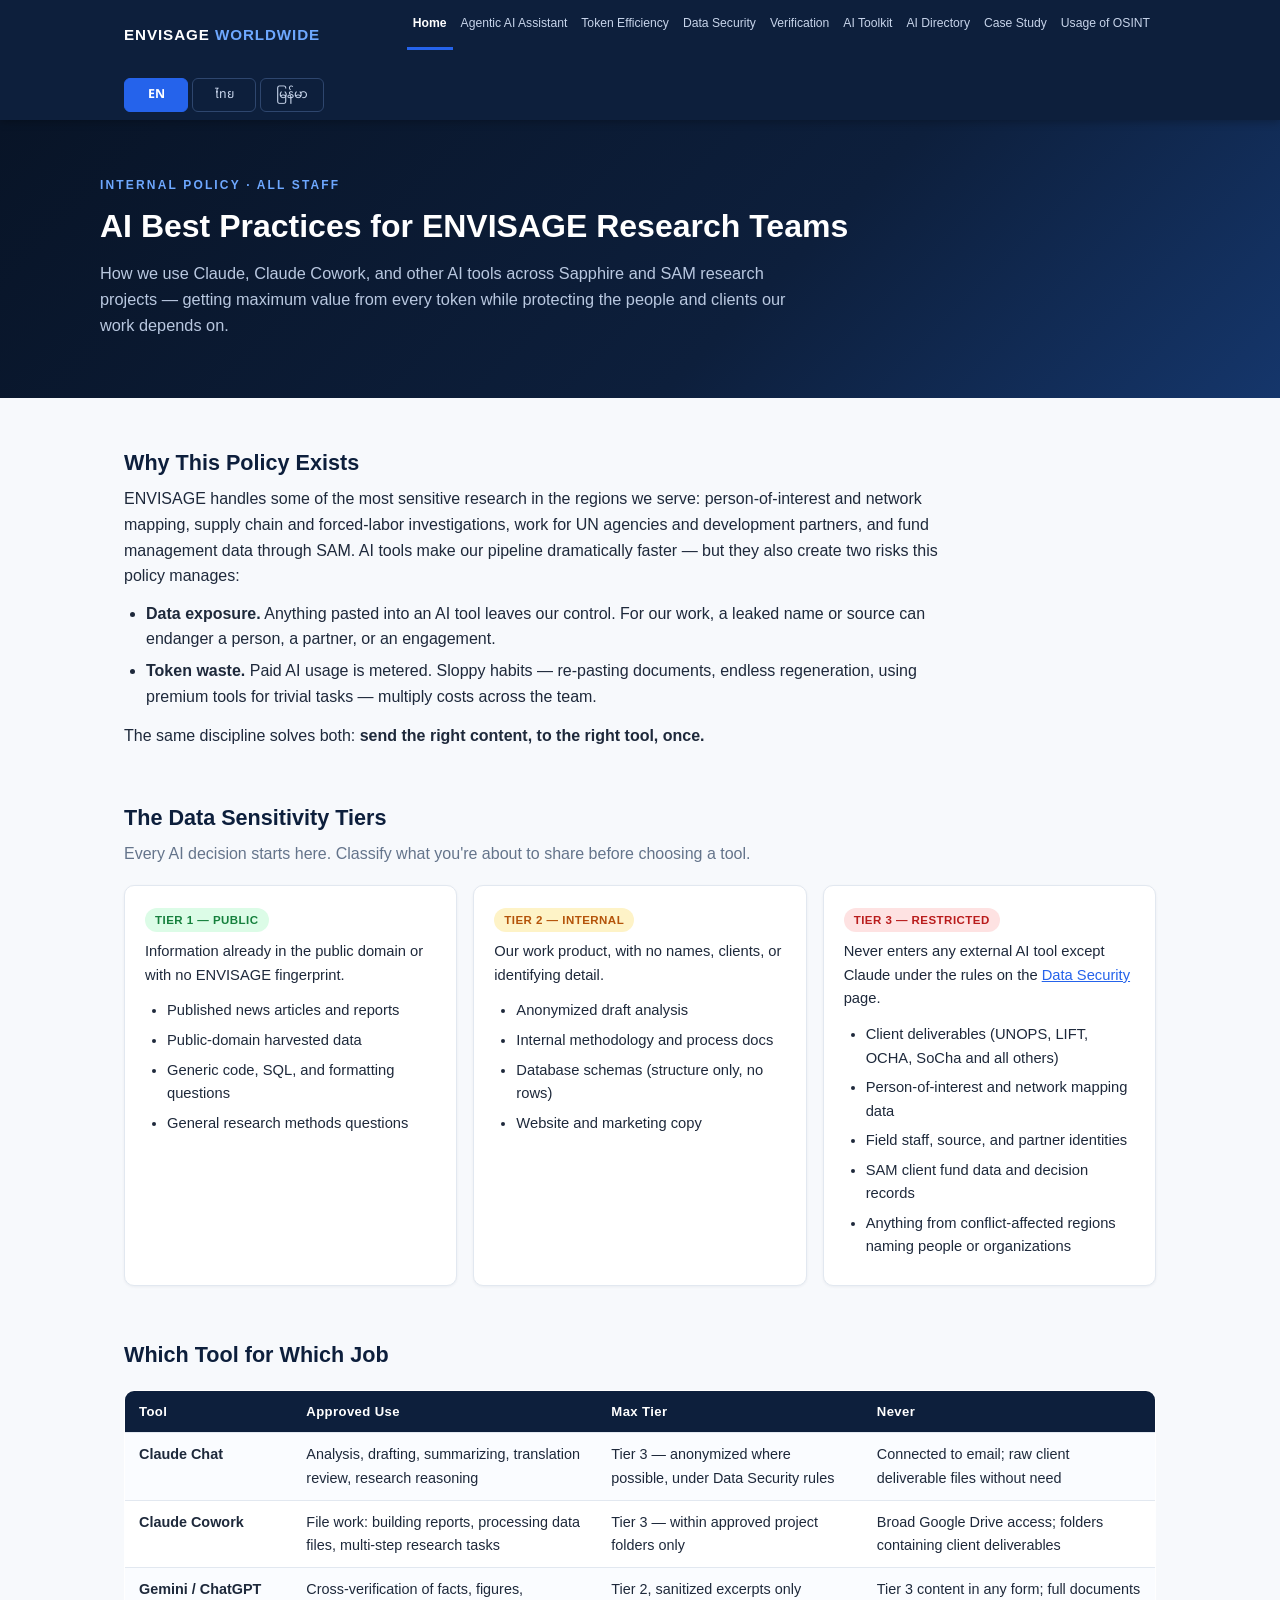
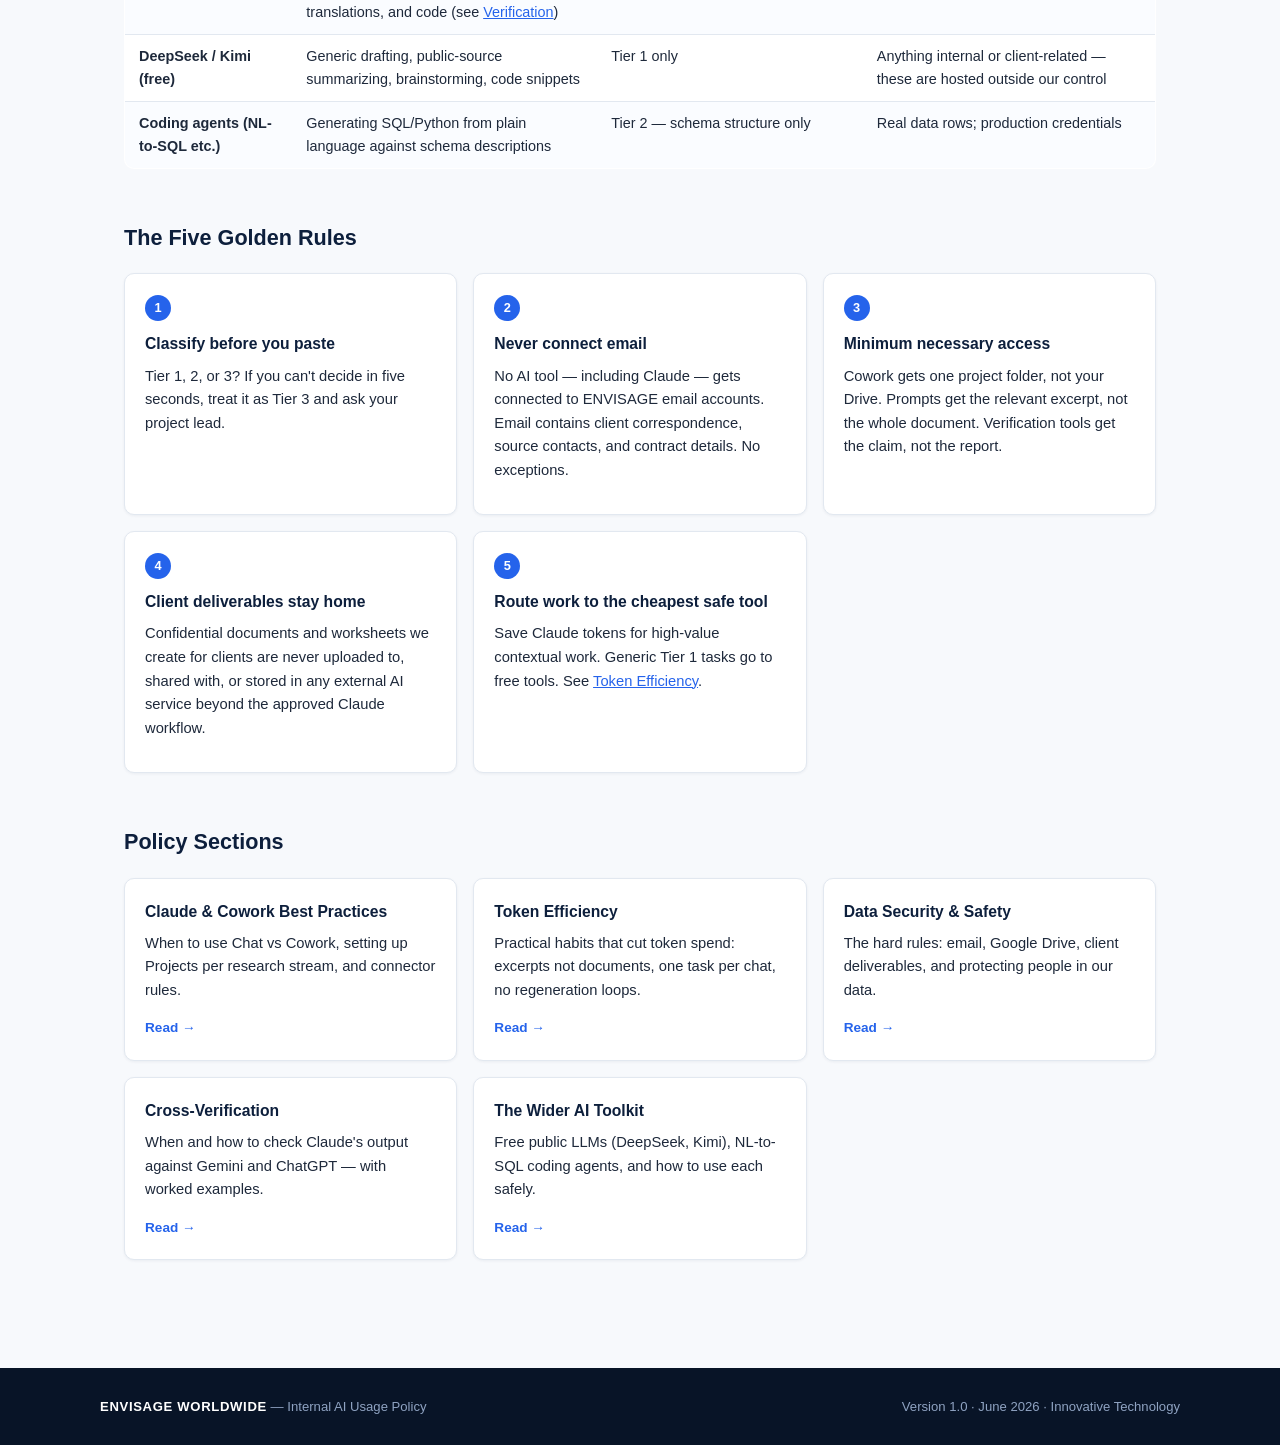
<file: index.html>
<!DOCTYPE html>
<html lang="en">
<head>
<meta charset="UTF-8">
<meta name="viewport" content="width=device-width, initial-scale=1.0">
<title>AI Usage Policy — ENVISAGE WORLDWIDE</title>
<link rel="preconnect" href="https://fonts.googleapis.com">
<link href="https://fonts.googleapis.com/css2?family=Noto+Sans+Thai:wght@400;600;700&family=Noto+Sans+Myanmar:wght@400;600;700&display=swap" rel="stylesheet">
<link rel="stylesheet" href="styles.css">
<script src="i18n.js"></script>
</head>
<body>

<nav>
  <div class="nav-inner">
    <a class="brand" href="index.html">ENVISAGE <span>WORLDWIDE</span></a>
    <ul class="nav-links">
      <li><a href="index.html" class="active">Home</a></li>
      <li><a href="claude.html">Agentic AI Assistant</a></li>
      <li><a href="token-efficiency.html">Token Efficiency</a></li>
      <li><a href="data-security.html">Data Security</a></li>
      <li><a href="verification.html">Verification</a></li>
      <li><a href="ai-toolkit.html">AI Toolkit</a></li>
      <li><a href="ai-tools-directory.html">AI Directory</a></li>
      <li><a href="por-case-study.html">Case Study</a></li>
      <li><a href="osint-usage.html">Usage of OSINT</a></li>
    </ul>
    <div class="lang-switch">
      <button data-setlang="en">EN</button>
      <button data-setlang="th">ไทย</button>
      <button data-setlang="my">မြန်မာ</button>
    </div>
  </div>
</nav>

<!-- ================= ENGLISH ================= -->
<div class="lang-section" data-lang="en">

<div class="hero">
  <div class="hero-inner">
    <div class="eyebrow">Internal Policy &middot; All Staff</div>
    <h1>AI Best Practices for ENVISAGE Research Teams</h1>
    <p class="lede">How we use Claude, Claude Cowork, and other AI tools across Sapphire and SAM research projects — getting maximum value from every token while protecting the people and clients our work depends on.</p>
  </div>
</div>

<main>

<section>
  <h2>Why This Policy Exists</h2>
  <p>ENVISAGE handles some of the most sensitive research in the regions we serve: person-of-interest and network mapping, supply chain and forced-labor investigations, work for UN agencies and development partners, and fund management data through SAM. AI tools make our pipeline dramatically faster — but they also create two risks this policy manages:</p>
  <ul>
    <li><strong>Data exposure.</strong> Anything pasted into an AI tool leaves our control. For our work, a leaked name or source can endanger a person, a partner, or an engagement.</li>
    <li><strong>Token waste.</strong> Paid AI usage is metered. Sloppy habits — re-pasting documents, endless regeneration, using premium tools for trivial tasks — multiply costs across the team.</li>
  </ul>
  <p>The same discipline solves both: <strong>send the right content, to the right tool, once.</strong></p>
</section>

<section>
  <h2>The Data Sensitivity Tiers</h2>
  <p class="sub">Every AI decision starts here. Classify what you're about to share before choosing a tool.</p>
  <div class="grid cols-3">
    <div class="card">
      <span class="badge green">Tier 1 — Public</span>
      <p>Information already in the public domain or with no ENVISAGE fingerprint.</p>
      <ul>
        <li>Published news articles and reports</li>
        <li>Public-domain harvested data</li>
        <li>Generic code, SQL, and formatting questions</li>
        <li>General research methods questions</li>
      </ul>
    </div>
    <div class="card">
      <span class="badge amber">Tier 2 — Internal</span>
      <p>Our work product, with no names, clients, or identifying detail.</p>
      <ul>
        <li>Anonymized draft analysis</li>
        <li>Internal methodology and process docs</li>
        <li>Database schemas (structure only, no rows)</li>
        <li>Website and marketing copy</li>
      </ul>
    </div>
    <div class="card">
      <span class="badge red">Tier 3 — Restricted</span>
      <p>Never enters any external AI tool except Claude under the rules on the <a href="data-security.html">Data Security</a> page.</p>
      <ul>
        <li>Client deliverables (UNOPS, LIFT, OCHA, SoCha and all others)</li>
        <li>Person-of-interest and network mapping data</li>
        <li>Field staff, source, and partner identities</li>
        <li>SAM client fund data and decision records</li>
        <li>Anything from conflict-affected regions naming people or organizations</li>
      </ul>
    </div>
  </div>
</section>

<section>
  <h2>Which Tool for Which Job</h2>
  <table>
    <tr><th>Tool</th><th>Approved Use</th><th>Max Tier</th><th>Never</th></tr>
    <tr>
      <td><strong>Claude Chat</strong></td>
      <td>Analysis, drafting, summarizing, translation review, research reasoning</td>
      <td>Tier 3 — anonymized where possible, under Data Security rules</td>
      <td>Connected to email; raw client deliverable files without need</td>
    </tr>
    <tr>
      <td><strong>Claude Cowork</strong></td>
      <td>File work: building reports, processing data files, multi-step research tasks</td>
      <td>Tier 3 — within approved project folders only</td>
      <td>Broad Google Drive access; folders containing client deliverables</td>
    </tr>
    <tr>
      <td><strong>Gemini / ChatGPT</strong></td>
      <td>Cross-verification of facts, figures, translations, and code (see <a href="verification.html">Verification</a>)</td>
      <td>Tier 2, sanitized excerpts only</td>
      <td>Tier 3 content in any form; full documents</td>
    </tr>
    <tr>
      <td><strong>DeepSeek / Kimi (free)</strong></td>
      <td>Generic drafting, public-source summarizing, brainstorming, code snippets</td>
      <td>Tier 1 only</td>
      <td>Anything internal or client-related — these are hosted outside our control</td>
    </tr>
    <tr>
      <td><strong>Coding agents (NL-to-SQL etc.)</strong></td>
      <td>Generating SQL/Python from plain language against schema descriptions</td>
      <td>Tier 2 — schema structure only</td>
      <td>Real data rows; production credentials</td>
    </tr>
  </table>
</section>

<section>
  <h2>The Five Golden Rules</h2>
  <div class="grid cols-2">
    <div class="card"><span class="num">1</span><h4>Classify before you paste</h4><p>Tier 1, 2, or 3? If you can't decide in five seconds, treat it as Tier 3 and ask your project lead.</p></div>
    <div class="card"><span class="num">2</span><h4>Never connect email</h4><p>No AI tool — including Claude — gets connected to ENVISAGE email accounts. Email contains client correspondence, source contacts, and contract details. No exceptions.</p></div>
    <div class="card"><span class="num">3</span><h4>Minimum necessary access</h4><p>Cowork gets one project folder, not your Drive. Prompts get the relevant excerpt, not the whole document. Verification tools get the claim, not the report.</p></div>
    <div class="card"><span class="num">4</span><h4>Client deliverables stay home</h4><p>Confidential documents and worksheets we create for clients are never uploaded to, shared with, or stored in any external AI service beyond the approved Claude workflow.</p></div>
    <div class="card"><span class="num">5</span><h4>Route work to the cheapest safe tool</h4><p>Save Claude tokens for high-value contextual work. Generic Tier 1 tasks go to free tools. See <a href="token-efficiency.html">Token Efficiency</a>.</p></div>
  </div>
</section>

<section>
  <h2>Policy Sections</h2>
  <div class="grid cols-2">
    <a class="card pagecard" href="claude.html"><h4>Claude &amp; Cowork Best Practices</h4><p>When to use Chat vs Cowork, setting up Projects per research stream, and connector rules.</p><span class="arrow">Read →</span></a>
    <a class="card pagecard" href="token-efficiency.html"><h4>Token Efficiency</h4><p>Practical habits that cut token spend: excerpts not documents, one task per chat, no regeneration loops.</p><span class="arrow">Read →</span></a>
    <a class="card pagecard" href="data-security.html"><h4>Data Security &amp; Safety</h4><p>The hard rules: email, Google Drive, client deliverables, and protecting people in our data.</p><span class="arrow">Read →</span></a>
    <a class="card pagecard" href="verification.html"><h4>Cross-Verification</h4><p>When and how to check Claude's output against Gemini and ChatGPT — with worked examples.</p><span class="arrow">Read →</span></a>
    <a class="card pagecard" href="ai-toolkit.html"><h4>The Wider AI Toolkit</h4><p>Free public LLMs (DeepSeek, Kimi), NL-to-SQL coding agents, and how to use each safely.</p><span class="arrow">Read →</span></a>
  </div>
</section>

</main>
</div>

<!-- ================= THAI ================= -->
<div class="lang-section" data-lang="th">

<div class="hero">
  <div class="hero-inner">
    <div class="eyebrow">นโยบายภายใน &middot; พนักงานทุกคน</div>
    <h1>แนวปฏิบัติที่ดีด้าน AI สำหรับทีมวิจัยของ ENVISAGE</h1>
    <p class="lede">แนวทางการใช้ Claude, Claude Cowork และเครื่องมือ AI อื่น ๆ ในโครงการวิจัย Sapphire และ SAM — เพื่อให้ได้คุณค่าสูงสุดจากทุกโทเคน พร้อมปกป้องบุคคลและลูกค้าที่งานของเราต้องพึ่งพา</p>
  </div>
</div>

<main>

<section>
  <h2>เหตุผลของนโยบายนี้</h2>
  <p>ENVISAGE ดูแลงานวิจัยที่อ่อนไหวที่สุดในภูมิภาคที่เราทำงาน ไม่ว่าจะเป็นการทำแผนผังบุคคลเป้าหมายและเครือข่ายความสัมพันธ์ การสืบสวนห่วงโซ่อุปทานและแรงงานบังคับ งานให้หน่วยงาน UN และพันธมิตรด้านการพัฒนา รวมถึงข้อมูลการบริหารกองทุนผ่าน SAM เครื่องมือ AI ช่วยให้งานของเราเร็วขึ้นมาก แต่ก็สร้างความเสี่ยงสองด้านที่นโยบายนี้จัดการ:</p>
  <ul>
    <li><strong>การรั่วไหลของข้อมูล</strong> สิ่งใดที่วางลงในเครื่องมือ AI จะหลุดออกจากการควบคุมของเรา ชื่อหรือแหล่งข่าวที่รั่วไหลอาจทำให้บุคคล พันธมิตร หรือสัญญางานตกอยู่ในอันตราย</li>
    <li><strong>การสิ้นเปลืองโทเคน</strong> การใช้ AI แบบเสียเงินคิดตามปริมาณ พฤติกรรมที่ไม่รอบคอบ เช่น วางเอกสารซ้ำ สั่งสร้างใหม่ไม่รู้จบ หรือใช้เครื่องมือพรีเมียมกับงานง่าย ๆ จะทวีค่าใช้จ่ายทั้งทีม</li>
  </ul>
  <p>วินัยเดียวกันแก้ได้ทั้งสองปัญหา: <strong>ส่งเนื้อหาที่ถูกต้อง ไปยังเครื่องมือที่ถูกต้อง เพียงครั้งเดียว</strong></p>
</section>

<section>
  <h2>ระดับชั้นความอ่อนไหวของข้อมูล</h2>
  <p class="sub">ทุกการตัดสินใจเรื่อง AI เริ่มที่นี่ — จัดประเภทสิ่งที่จะแชร์ก่อนเลือกเครื่องมือ</p>
  <div class="grid cols-3">
    <div class="card">
      <span class="badge green">Tier 1 — สาธารณะ</span>
      <p>ข้อมูลที่เผยแพร่ต่อสาธารณะอยู่แล้ว หรือไม่มีร่องรอยของ ENVISAGE</p>
      <ul>
        <li>ข่าวและรายงานที่ตีพิมพ์แล้ว</li>
        <li>ข้อมูลที่เก็บรวบรวมจากแหล่งสาธารณะ</li>
        <li>คำถามทั่วไปเรื่องโค้ด SQL และการจัดรูปแบบ</li>
        <li>คำถามทั่วไปเรื่องระเบียบวิธีวิจัย</li>
      </ul>
    </div>
    <div class="card">
      <span class="badge amber">Tier 2 — ภายใน</span>
      <p>ผลงานของเรา โดยไม่มีชื่อบุคคล ลูกค้า หรือรายละเอียดที่ระบุตัวตนได้</p>
      <ul>
        <li>ร่างบทวิเคราะห์ที่ปกปิดตัวตนแล้ว</li>
        <li>เอกสารระเบียบวิธีและกระบวนการภายใน</li>
        <li>โครงสร้างฐานข้อมูล (เฉพาะโครงสร้าง ไม่มีข้อมูลจริง)</li>
        <li>เนื้อหาเว็บไซต์และการตลาด</li>
      </ul>
    </div>
    <div class="card">
      <span class="badge red">Tier 3 — หวงห้าม</span>
      <p>ห้ามเข้าเครื่องมือ AI ภายนอกใด ๆ ยกเว้น Claude ภายใต้กฎในหน้า <a href="data-security.html">ความปลอดภัยข้อมูล</a></p>
      <ul>
        <li>งานส่งมอบของลูกค้า (UNOPS, LIFT, OCHA, SoCha และทั้งหมด)</li>
        <li>ข้อมูลบุคคลเป้าหมายและแผนผังเครือข่าย</li>
        <li>ตัวตนของเจ้าหน้าที่ภาคสนาม แหล่งข่าว และพันธมิตร</li>
        <li>ข้อมูลกองทุนลูกค้า SAM และบันทึกการตัดสินใจ</li>
        <li>ข้อมูลจากพื้นที่ขัดแย้งที่ระบุชื่อบุคคลหรือองค์กร</li>
      </ul>
    </div>
  </div>
</section>

<section>
  <h2>เครื่องมือไหนสำหรับงานไหน</h2>
  <table>
    <tr><th>เครื่องมือ</th><th>การใช้ที่อนุมัติ</th><th>Tier สูงสุด</th><th>ห้ามเด็ดขาด</th></tr>
    <tr>
      <td><strong>Claude Chat</strong></td>
      <td>วิเคราะห์ ร่างเอกสาร สรุป ตรวจคำแปล และการใช้เหตุผลในงานวิจัย</td>
      <td>Tier 3 — ปกปิดตัวตนเท่าที่ทำได้ ตามกฎความปลอดภัยข้อมูล</td>
      <td>เชื่อมต่อกับอีเมล; ไฟล์งานส่งมอบลูกค้าโดยไม่จำเป็น</td>
    </tr>
    <tr>
      <td><strong>Claude Cowork</strong></td>
      <td>งานไฟล์: สร้างรายงาน ประมวลผลไฟล์ข้อมูล งานวิจัยหลายขั้นตอน</td>
      <td>Tier 3 — เฉพาะในโฟลเดอร์โครงการที่อนุมัติ</td>
      <td>เข้าถึง Google Drive แบบกว้าง; โฟลเดอร์งานส่งมอบลูกค้า</td>
    </tr>
    <tr>
      <td><strong>Gemini / ChatGPT</strong></td>
      <td>ตรวจสอบไขว้ข้อเท็จจริง ตัวเลข คำแปล และโค้ด (ดู <a href="verification.html">การตรวจสอบยืนยัน</a>)</td>
      <td>Tier 2 เฉพาะข้อความที่คัดกรองแล้ว</td>
      <td>เนื้อหา Tier 3 ทุกรูปแบบ; เอกสารฉบับเต็ม</td>
    </tr>
    <tr>
      <td><strong>DeepSeek / Kimi (ฟรี)</strong></td>
      <td>ร่างเนื้อหาทั่วไป สรุปแหล่งข้อมูลสาธารณะ ระดมความคิด โค้ดสั้น ๆ</td>
      <td>Tier 1 เท่านั้น</td>
      <td>ข้อมูลภายในหรือเกี่ยวกับลูกค้าใด ๆ — โฮสต์อยู่นอกการควบคุมของเรา</td>
    </tr>
    <tr>
      <td><strong>Coding agents (แปลงภาษาเป็น SQL ฯลฯ)</strong></td>
      <td>สร้าง SQL/Python จากภาษาธรรมดา โดยใช้คำอธิบายโครงสร้างฐานข้อมูล</td>
      <td>Tier 2 — เฉพาะโครงสร้าง schema</td>
      <td>ข้อมูลจริง; รหัสผ่านระบบ production</td>
    </tr>
  </table>
</section>

<section>
  <h2>กฎทอง 5 ข้อ</h2>
  <div class="grid cols-2">
    <div class="card"><span class="num">1</span><h4>จัดประเภทก่อนวาง</h4><p>Tier 1, 2 หรือ 3? ถ้าตัดสินใจไม่ได้ภายในห้าวินาที ให้ถือเป็น Tier 3 และถามหัวหน้าโครงการ</p></div>
    <div class="card"><span class="num">2</span><h4>ห้ามเชื่อมต่ออีเมลเด็ดขาด</h4><p>ห้ามเครื่องมือ AI ใด ๆ รวมถึง Claude เชื่อมต่อกับบัญชีอีเมลของ ENVISAGE อีเมลมีจดหมายโต้ตอบลูกค้า ผู้ติดต่อแหล่งข่าว และรายละเอียดสัญญา ไม่มีข้อยกเว้น</p></div>
    <div class="card"><span class="num">3</span><h4>เข้าถึงเท่าที่จำเป็นขั้นต่ำ</h4><p>Cowork ได้โฟลเดอร์โครงการเดียว ไม่ใช่ทั้ง Drive พรอมต์ได้เฉพาะส่วนที่เกี่ยวข้อง ไม่ใช่เอกสารทั้งฉบับ เครื่องมือตรวจสอบได้เฉพาะข้อความที่ต้องตรวจ ไม่ใช่ทั้งรายงาน</p></div>
    <div class="card"><span class="num">4</span><h4>งานส่งมอบลูกค้าอยู่กับเรา</h4><p>เอกสารและเวิร์กชีตลับที่เราสร้างให้ลูกค้า ห้ามอัปโหลด แชร์ หรือเก็บในบริการ AI ภายนอกใด ๆ นอกเหนือจากขั้นตอน Claude ที่อนุมัติ</p></div>
    <div class="card"><span class="num">5</span><h4>ส่งงานไปยังเครื่องมือที่ถูกที่สุดที่ปลอดภัย</h4><p>เก็บโทเคน Claude ไว้สำหรับงานเชิงบริบทที่มีมูลค่าสูง งาน Tier 1 ทั่วไปใช้เครื่องมือฟรี ดู <a href="token-efficiency.html">ประหยัดโทเคน</a></p></div>
  </div>
</section>

<section>
  <h2>หมวดนโยบาย</h2>
  <div class="grid cols-2">
    <a class="card pagecard" href="claude.html"><h4>แนวปฏิบัติ Claude และ Cowork</h4><p>เมื่อไรใช้ Chat หรือ Cowork การตั้ง Project ต่อสายงานวิจัย และกฎการเชื่อมต่อ</p><span class="arrow">อ่าน →</span></a>
    <a class="card pagecard" href="token-efficiency.html"><h4>ประหยัดโทเคน</h4><p>นิสัยที่ลดค่าโทเคน: ใช้ข้อความบางส่วนไม่ใช่ทั้งเอกสาร หนึ่งงานต่อหนึ่งแชต ไม่วนสั่งสร้างใหม่</p><span class="arrow">อ่าน →</span></a>
    <a class="card pagecard" href="data-security.html"><h4>ความปลอดภัยข้อมูล</h4><p>กฎเหล็ก: อีเมล Google Drive งานส่งมอบลูกค้า และการปกป้องบุคคลในข้อมูลของเรา</p><span class="arrow">อ่าน →</span></a>
    <a class="card pagecard" href="verification.html"><h4>การตรวจสอบไขว้</h4><p>เมื่อไรและอย่างไรจึงตรวจผลลัพธ์ของ Claude กับ Gemini และ ChatGPT พร้อมตัวอย่าง</p><span class="arrow">อ่าน →</span></a>
    <a class="card pagecard" href="ai-toolkit.html"><h4>ชุดเครื่องมือ AI</h4><p>LLM สาธารณะฟรี (DeepSeek, Kimi) เอเจนต์แปลงภาษาเป็น SQL และวิธีใช้อย่างปลอดภัย</p><span class="arrow">อ่าน →</span></a>
  </div>
</section>

</main>
</div>

<!-- ================= BURMESE ================= -->
<div class="lang-section" data-lang="my">

<div class="hero">
  <div class="hero-inner">
    <div class="eyebrow">အတွင်းပိုင်းမူဝါဒ &middot; ဝန်ထမ်းအားလုံး</div>
    <h1>ENVISAGE သုတေသနအဖွဲ့များအတွက် AI အကောင်းဆုံးအလေ့အကျင့်များ</h1>
    <p class="lede">Sapphire နှင့် SAM သုတေသနပရောဂျက်များတွင် Claude၊ Claude Cowork နှင့် အခြား AI ကိရိယာများကို အသုံးပြုပုံ — တိုကင်တိုင်းမှ အကျိုးအမြတ်အများဆုံးရယူပြီး ကျွန်ုပ်တို့၏အလုပ်မှီခိုနေသော လူများနှင့် ဖောက်သည်များကို ကာကွယ်ရန်။</p>
  </div>
</div>

<main>

<section>
  <h2>ဤမူဝါဒ ရှိရသည့်အကြောင်းရင်း</h2>
  <p>ENVISAGE သည် ကျွန်ုပ်တို့လုပ်ကိုင်သောဒေသများတွင် အလွန်အထိခိုက်မခံသော သုတေသနများကို ကိုင်တွယ်သည် — စိတ်ဝင်စားရသူပုဂ္ဂိုလ်နှင့် ကွန်ရက်မြေပုံရေးဆွဲခြင်း၊ ထောက်ပံ့ရေးကွင်းဆက်နှင့် အတင်းအကျပ်လုပ်အားခိုင်းစေမှု စုံစမ်းစစ်ဆေးခြင်း၊ ကုလသမဂ္ဂအေဂျင်စီများနှင့် ဖွံ့ဖြိုးရေးမိတ်ဖက်များအတွက် အလုပ်များ၊ SAM မှတစ်ဆင့် ရန်ပုံငွေစီမံခန့်ခွဲမှုဒေတာများ။ AI ကိရိယာများက ကျွန်ုပ်တို့၏လုပ်ငန်းစဉ်ကို သိသိသာသာ မြန်ဆန်စေသော်လည်း ဤမူဝါဒက စီမံသည့် အန္တရာယ်နှစ်ခုကိုလည်း ဖြစ်ပေါ်စေသည် —</p>
  <ul>
    <li><strong>ဒေတာပေါက်ကြားမှု။</strong> AI ကိရိယာထဲသို့ ထည့်လိုက်သမျှသည် ကျွန်ုပ်တို့၏ထိန်းချုပ်မှုမှ ထွက်သွားသည်။ ပေါက်ကြားသွားသော နာမည်တစ်ခု သို့မဟုတ် သတင်းရင်းမြစ်တစ်ခုသည် လူတစ်ဦး၊ မိတ်ဖက်တစ်ဦး သို့မဟုတ် စာချုပ်တစ်ခုကို အန္တရာယ်ဖြစ်စေနိုင်သည်။</li>
    <li><strong>တိုကင်ဖြုန်းတီးမှု။</strong> အခကြေးငွေပေး AI အသုံးပြုမှုကို ပမာဏအလိုက် တွက်ချက်သည်။ စာရွက်စာတမ်းများ ထပ်ခါထပ်ခါကူးထည့်ခြင်း၊ အဆုံးမရှိ ပြန်ထုတ်ခိုင်းခြင်း၊ ရိုးရှင်းသောအလုပ်များအတွက် ပရီမီယံကိရိယာသုံးခြင်း — ဤအကျင့်များက အဖွဲ့တစ်ခုလုံး၏ ကုန်ကျစရိတ်ကို ဆတိုးစေသည်။</li>
  </ul>
  <p>စည်းကမ်းတစ်ခုတည်းက နှစ်ခုလုံးကို ဖြေရှင်းသည် — <strong>မှန်ကန်သောအကြောင်းအရာကို မှန်ကန်သောကိရိယာသို့ တစ်ကြိမ်တည်း ပို့ပါ။</strong></p>
</section>

<section>
  <h2>ဒေတာ အထိခိုက်မခံမှု အဆင့်များ</h2>
  <p class="sub">AI ဆုံးဖြတ်ချက်တိုင်း ဤနေရာမှ စတင်သည် — ကိရိယာမရွေးခင် မျှဝေမည့်အရာကို အမျိုးအစားခွဲပါ။</p>
  <div class="grid cols-3">
    <div class="card">
      <span class="badge green">Tier 1 — အများပြည်သူ</span>
      <p>အများပြည်သူသိရှိပြီးသား သို့မဟုတ် ENVISAGE နှင့် ဆက်စပ်မှုမရှိသော အချက်အလက်များ</p>
      <ul>
        <li>ထုတ်ဝေပြီး သတင်းဆောင်းပါးနှင့် အစီရင်ခံစာများ</li>
        <li>အများပြည်သူရင်းမြစ်မှ စုဆောင်းထားသော ဒေတာများ</li>
        <li>ယေဘုယျ ကုဒ်၊ SQL နှင့် ပုံစံချမေးခွန်းများ</li>
        <li>ယေဘုယျ သုတေသနနည်းလမ်း မေးခွန်းများ</li>
      </ul>
    </div>
    <div class="card">
      <span class="badge amber">Tier 2 — အတွင်းပိုင်း</span>
      <p>နာမည်၊ ဖောက်သည် သို့မဟုတ် ဖော်ထုတ်နိုင်သော အသေးစိတ်မပါသည့် ကျွန်ုပ်တို့၏ လုပ်ငန်းရလဒ်များ</p>
      <ul>
        <li>အမည်ဖျောက်ထားသော မူကြမ်းခွဲခြမ်းစိတ်ဖြာချက်များ</li>
        <li>အတွင်းပိုင်း နည်းစနစ်နှင့် လုပ်ငန်းစဉ် စာရွက်စာတမ်းများ</li>
        <li>ဒေတာဘေ့စ် schema (ဖွဲ့စည်းပုံသာ၊ ဒေတာအတန်းမပါ)</li>
        <li>ဝက်ဘ်ဆိုက်နှင့် စျေးကွက်ရှာဖွေရေး စာသားများ</li>
      </ul>
    </div>
    <div class="card">
      <span class="badge red">Tier 3 — ကန့်သတ်</span>
      <p><a href="data-security.html">ဒေတာလုံခြုံရေး</a> စာမျက်နှာရှိ စည်းမျဉ်းများအောက်တွင် Claude မှလွဲ၍ မည်သည့်ပြင်ပ AI ကိရိယာထဲသို့မျှ ဘယ်တော့မှ မထည့်ရ</p>
      <ul>
        <li>ဖောက်သည်ပေးအပ်စာတမ်းများ (UNOPS, LIFT, OCHA, SoCha နှင့် အားလုံး)</li>
        <li>စိတ်ဝင်စားရသူပုဂ္ဂိုလ်နှင့် ကွန်ရက်မြေပုံ ဒေတာများ</li>
        <li>ကွင်းဆင်းဝန်ထမ်း၊ သတင်းရင်းမြစ်နှင့် မိတ်ဖက်များ၏ အထောက်အထားများ</li>
        <li>SAM ဖောက်သည် ရန်ပုံငွေဒေတာနှင့် ဆုံးဖြတ်ချက်မှတ်တမ်းများ</li>
        <li>ပဋိပက္ခဒေသများမှ လူ သို့မဟုတ် အဖွဲ့အစည်းနာမည်ပါသော မည်သည့်အရာမဆို</li>
      </ul>
    </div>
  </div>
</section>

<section>
  <h2>မည်သည့်အလုပ်အတွက် မည်သည့်ကိရိယာ</h2>
  <table>
    <tr><th>ကိရိယာ</th><th>ခွင့်ပြုထားသော အသုံးပြုမှု</th><th>အမြင့်ဆုံး Tier</th><th>ဘယ်တော့မှ မလုပ်ရ</th></tr>
    <tr>
      <td><strong>Claude Chat</strong></td>
      <td>ခွဲခြမ်းစိတ်ဖြာခြင်း၊ မူကြမ်းရေးခြင်း၊ အကျဉ်းချုပ်ခြင်း၊ ဘာသာပြန်စစ်ဆေးခြင်း၊ သုတေသနဆင်ခြင်ခြင်း</td>
      <td>Tier 3 — ဖြစ်နိုင်သမျှ အမည်ဖျောက်၍ ဒေတာလုံခြုံရေးစည်းမျဉ်းအတိုင်း</td>
      <td>အီးမေးလ်နှင့် ချိတ်ဆက်ခြင်း; မလိုအပ်ဘဲ ဖောက်သည်ပေးအပ်စာတမ်းဖိုင်များ</td>
    </tr>
    <tr>
      <td><strong>Claude Cowork</strong></td>
      <td>ဖိုင်အလုပ် — အစီရင်ခံစာတည်ဆောက်ခြင်း၊ ဒေတာဖိုင်စီမံခြင်း၊ အဆင့်များစွာပါ သုတေသနအလုပ်များ</td>
      <td>Tier 3 — ခွင့်ပြုထားသော ပရောဂျက်ဖိုင်တွဲများအတွင်းသာ</td>
      <td>Google Drive ကို ကျယ်ပြန့်စွာ ခွင့်ပြုခြင်း; ဖောက်သည်ပေးအပ်စာတမ်းပါ ဖိုင်တွဲများ</td>
    </tr>
    <tr>
      <td><strong>Gemini / ChatGPT</strong></td>
      <td>အချက်အလက်၊ ကိန်းဂဏန်း၊ ဘာသာပြန်နှင့် ကုဒ်များကို ပြန်လှန်စစ်ဆေးခြင်း (<a href="verification.html">အတည်ပြုစစ်ဆေးရေး</a> ကြည့်ပါ)</td>
      <td>Tier 2၊ သန့်စင်ထားသော ကောက်နုတ်ချက်များသာ</td>
      <td>Tier 3 အကြောင်းအရာ မည်သည့်ပုံစံမဆို; စာတမ်းအပြည့်အစုံများ</td>
    </tr>
    <tr>
      <td><strong>DeepSeek / Kimi (အခမဲ့)</strong></td>
      <td>ယေဘုယျမူကြမ်းရေးခြင်း၊ အများပြည်သူရင်းမြစ် အကျဉ်းချုပ်ခြင်း၊ စိတ်ကူးထုတ်ခြင်း၊ ကုဒ်အပိုင်းအစများ</td>
      <td>Tier 1 သာ</td>
      <td>အတွင်းပိုင်း သို့မဟုတ် ဖောက်သည်ဆိုင်ရာ မည်သည့်အရာမဆို — ကျွန်ုပ်တို့ မထိန်းချုပ်နိုင်သော နေရာတွင် လည်ပတ်နေသည်</td>
    </tr>
    <tr>
      <td><strong>Coding agents (သာမန်စကားမှ SQL သို့)</strong></td>
      <td>Schema ဖော်ပြချက်များအပေါ် အခြေခံ၍ သာမန်စကားမှ SQL/Python ထုတ်ပေးခြင်း</td>
      <td>Tier 2 — schema ဖွဲ့စည်းပုံသာ</td>
      <td>ဒေတာအတန်းအစစ်များ; production စကားဝှက်များ</td>
    </tr>
  </table>
</section>

<section>
  <h2>ရွှေစည်းမျဉ်း ၅ ချက်</h2>
  <div class="grid cols-2">
    <div class="card"><span class="num">1</span><h4>မထည့်ခင် အမျိုးအစားခွဲပါ</h4><p>Tier 1, 2 သို့မဟုတ် 3 လား? ငါးစက္ကန့်အတွင်း မဆုံးဖြတ်နိုင်ပါက Tier 3 အဖြစ်သတ်မှတ်ပြီး ပရောဂျက်ခေါင်းဆောင်ကို မေးပါ။</p></div>
    <div class="card"><span class="num">2</span><h4>အီးမေးလ် ဘယ်တော့မှ မချိတ်ရ</h4><p>Claude အပါအဝင် မည်သည့် AI ကိရိယာမျှ ENVISAGE အီးမေးလ်အကောင့်များနှင့် မချိတ်ဆက်ရ။ အီးမေးလ်တွင် ဖောက်သည်စာပေးစာယူ၊ သတင်းရင်းမြစ်အဆက်အသွယ်နှင့် စာချုပ်အသေးစိတ်များ ပါရှိသည်။ ခြွင်းချက်မရှိ။</p></div>
    <div class="card"><span class="num">3</span><h4>အနည်းဆုံးလိုအပ်သလောက်သာ ခွင့်ပြုပါ</h4><p>Cowork ကို ပရောဂျက်ဖိုင်တွဲတစ်ခုသာပေးပါ၊ Drive တစ်ခုလုံးမဟုတ်ပါ။ Prompt တွင် သက်ဆိုင်သောကောက်နုတ်ချက်သာထည့်ပါ၊ စာတမ်းတစ်ခုလုံးမဟုတ်ပါ။ စစ်ဆေးရေးကိရိယာများကို စစ်ဆေးမည့်အချက်သာပေးပါ၊ အစီရင်ခံစာတစ်ခုလုံးမဟုတ်ပါ။</p></div>
    <div class="card"><span class="num">4</span><h4>ဖောက်သည်ပေးအပ်စာတမ်းများ အိမ်မှာပဲထားပါ</h4><p>ဖောက်သည်များအတွက် ကျွန်ုပ်တို့ဖန်တီးသော လျှို့ဝှက်စာတမ်းနှင့် worksheet များကို ခွင့်ပြုထားသော Claude လုပ်ငန်းစဉ်မှလွဲ၍ မည်သည့်ပြင်ပ AI ဝန်ဆောင်မှုသို့မျှ တင်ခြင်း၊ မျှဝေခြင်း၊ သိမ်းဆည်းခြင်း မပြုရ။</p></div>
    <div class="card"><span class="num">5</span><h4>လုံခြုံပြီး အသက်သာဆုံးကိရိယာသို့ အလုပ်လမ်းကြောင်းချပါ</h4><p>Claude တိုကင်များကို တန်ဖိုးမြင့် ဆက်စပ်အကြောင်းအရာအလုပ်များအတွက် ချန်ထားပါ။ ယေဘုယျ Tier 1 အလုပ်များကို အခမဲ့ကိရိယာများသို့ ပို့ပါ။ <a href="token-efficiency.html">တိုကင်ချွေတာရေး</a> ကြည့်ပါ။</p></div>
  </div>
</section>

<section>
  <h2>မူဝါဒ အပိုင်းများ</h2>
  <div class="grid cols-2">
    <a class="card pagecard" href="claude.html"><h4>Claude နှင့် Cowork အလေ့အကျင့်များ</h4><p>Chat နှင့် Cowork ဘယ်အချိန်သုံးမည်၊ သုတေသနလိုင်းတစ်ခုစီအတွက် Project တည်ဆောက်ခြင်းနှင့် ချိတ်ဆက်မှုစည်းမျဉ်းများ</p><span class="arrow">ဖတ်ရန် →</span></a>
    <a class="card pagecard" href="token-efficiency.html"><h4>တိုကင်ချွေတာရေး</h4><p>တိုကင်ကုန်ကျစရိတ်လျှော့ချသော အလေ့အကျင့်များ — စာတမ်းတစ်ခုလုံးမဟုတ်ဘဲ ကောက်နုတ်ချက်၊ စကားပြောတစ်ခုလျှင် အလုပ်တစ်ခု</p><span class="arrow">ဖတ်ရန် →</span></a>
    <a class="card pagecard" href="data-security.html"><h4>ဒေတာလုံခြုံရေး</h4><p>တင်းကြပ်သောစည်းမျဉ်းများ — အီးမေးလ်၊ Google Drive၊ ဖောက်သည်ပေးအပ်စာတမ်းများနှင့် ဒေတာထဲရှိလူများကို ကာကွယ်ခြင်း</p><span class="arrow">ဖတ်ရန် →</span></a>
    <a class="card pagecard" href="verification.html"><h4>ပြန်လှန်စစ်ဆေးခြင်း</h4><p>Claude ၏ရလဒ်များကို Gemini နှင့် ChatGPT ဖြင့် ဘယ်အချိန် ဘယ်လိုစစ်ဆေးမည် — နမူနာများပါ</p><span class="arrow">ဖတ်ရန် →</span></a>
    <a class="card pagecard" href="ai-toolkit.html"><h4>AI ကိရိယာစုံ</h4><p>အခမဲ့ LLM များ (DeepSeek, Kimi)၊ SQL ထုတ်ပေးသော coding agent များနှင့် လုံခြုံစွာအသုံးပြုနည်း</p><span class="arrow">ဖတ်ရန် →</span></a>
  </div>
</section>

</main>
</div>

<footer>
  <div class="footer-inner">
    <div><strong>ENVISAGE WORLDWIDE</strong>
      <span class="lang-section" data-lang="en"> — Internal AI Usage Policy</span>
      <span class="lang-section" data-lang="th"> — นโยบายการใช้ AI ภายในองค์กร</span>
      <span class="lang-section" data-lang="my"> — အတွင်းပိုင်း AI အသုံးပြုမှုမူဝါဒ</span>
    </div>
    <div>Version 1.0 &middot; June 2026 &middot; Innovative Technology</div>
  </div>
</footer>

</body>
</html>
</file>
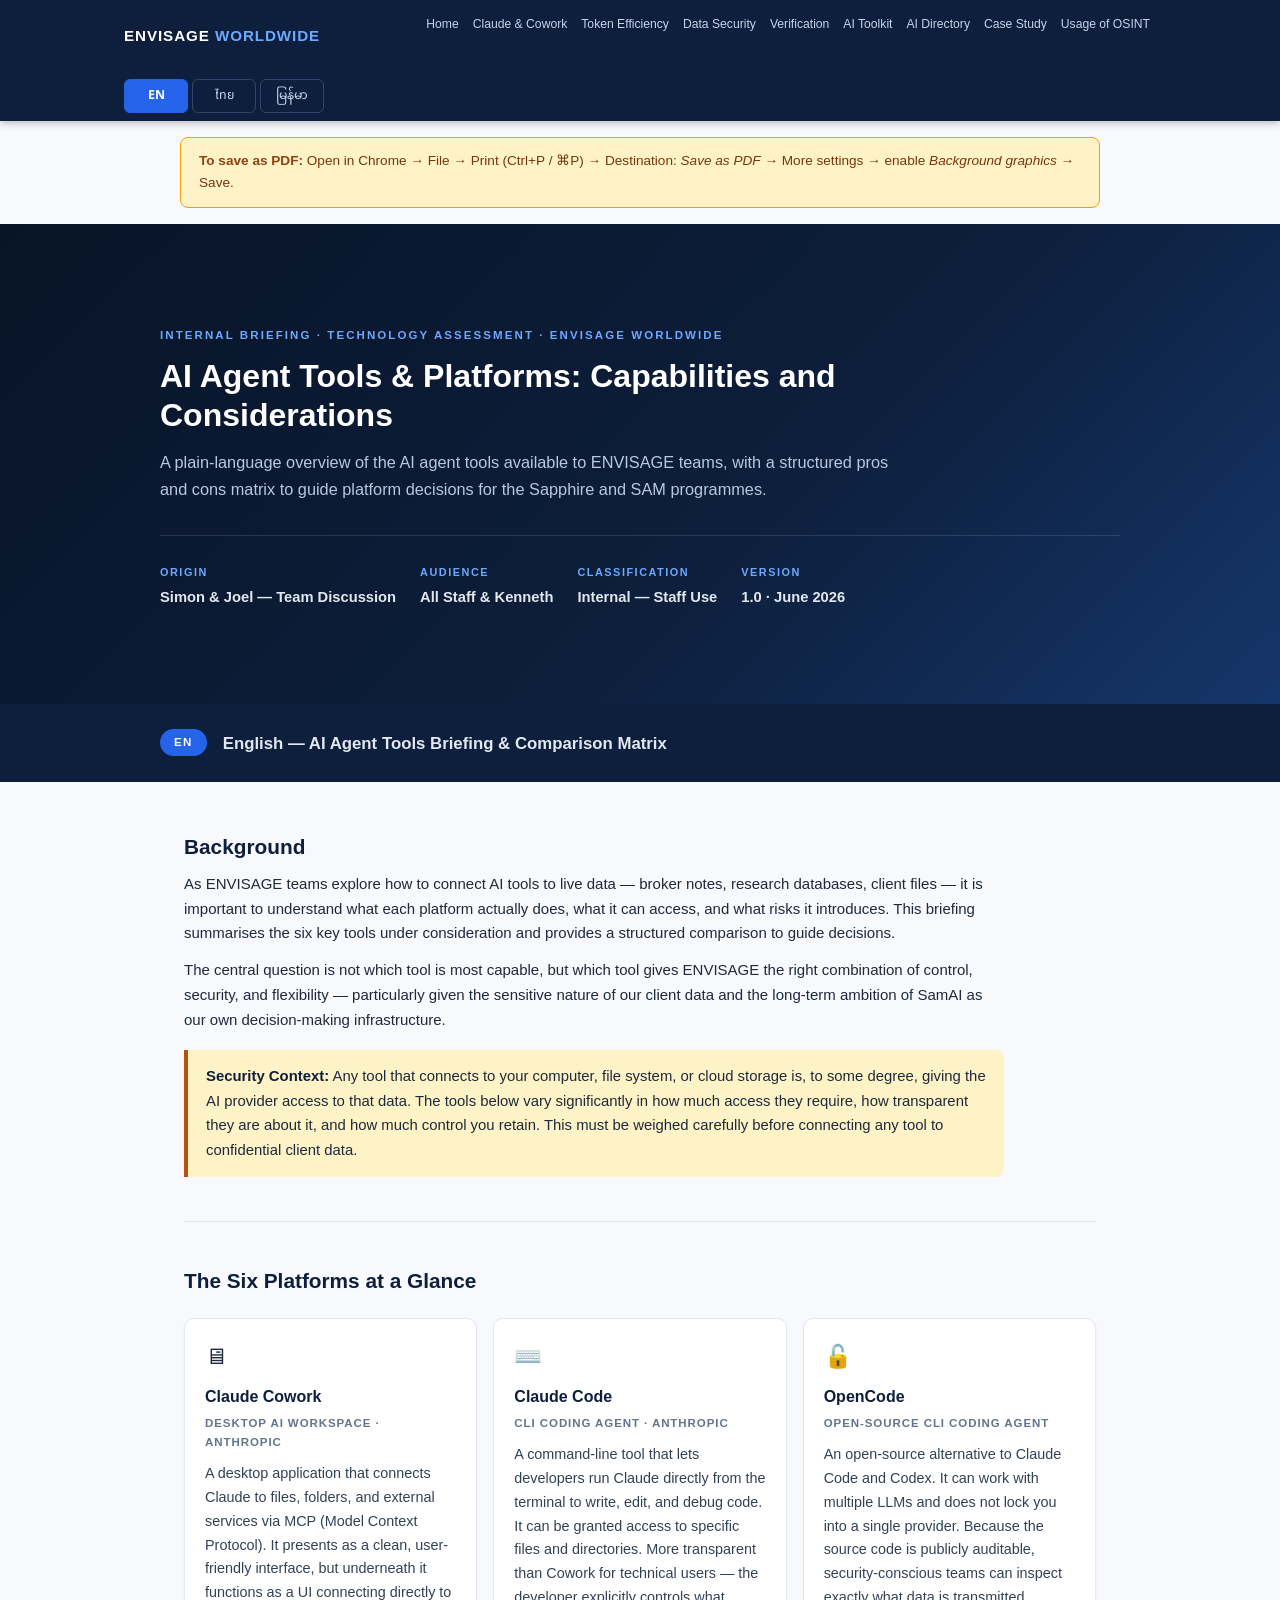
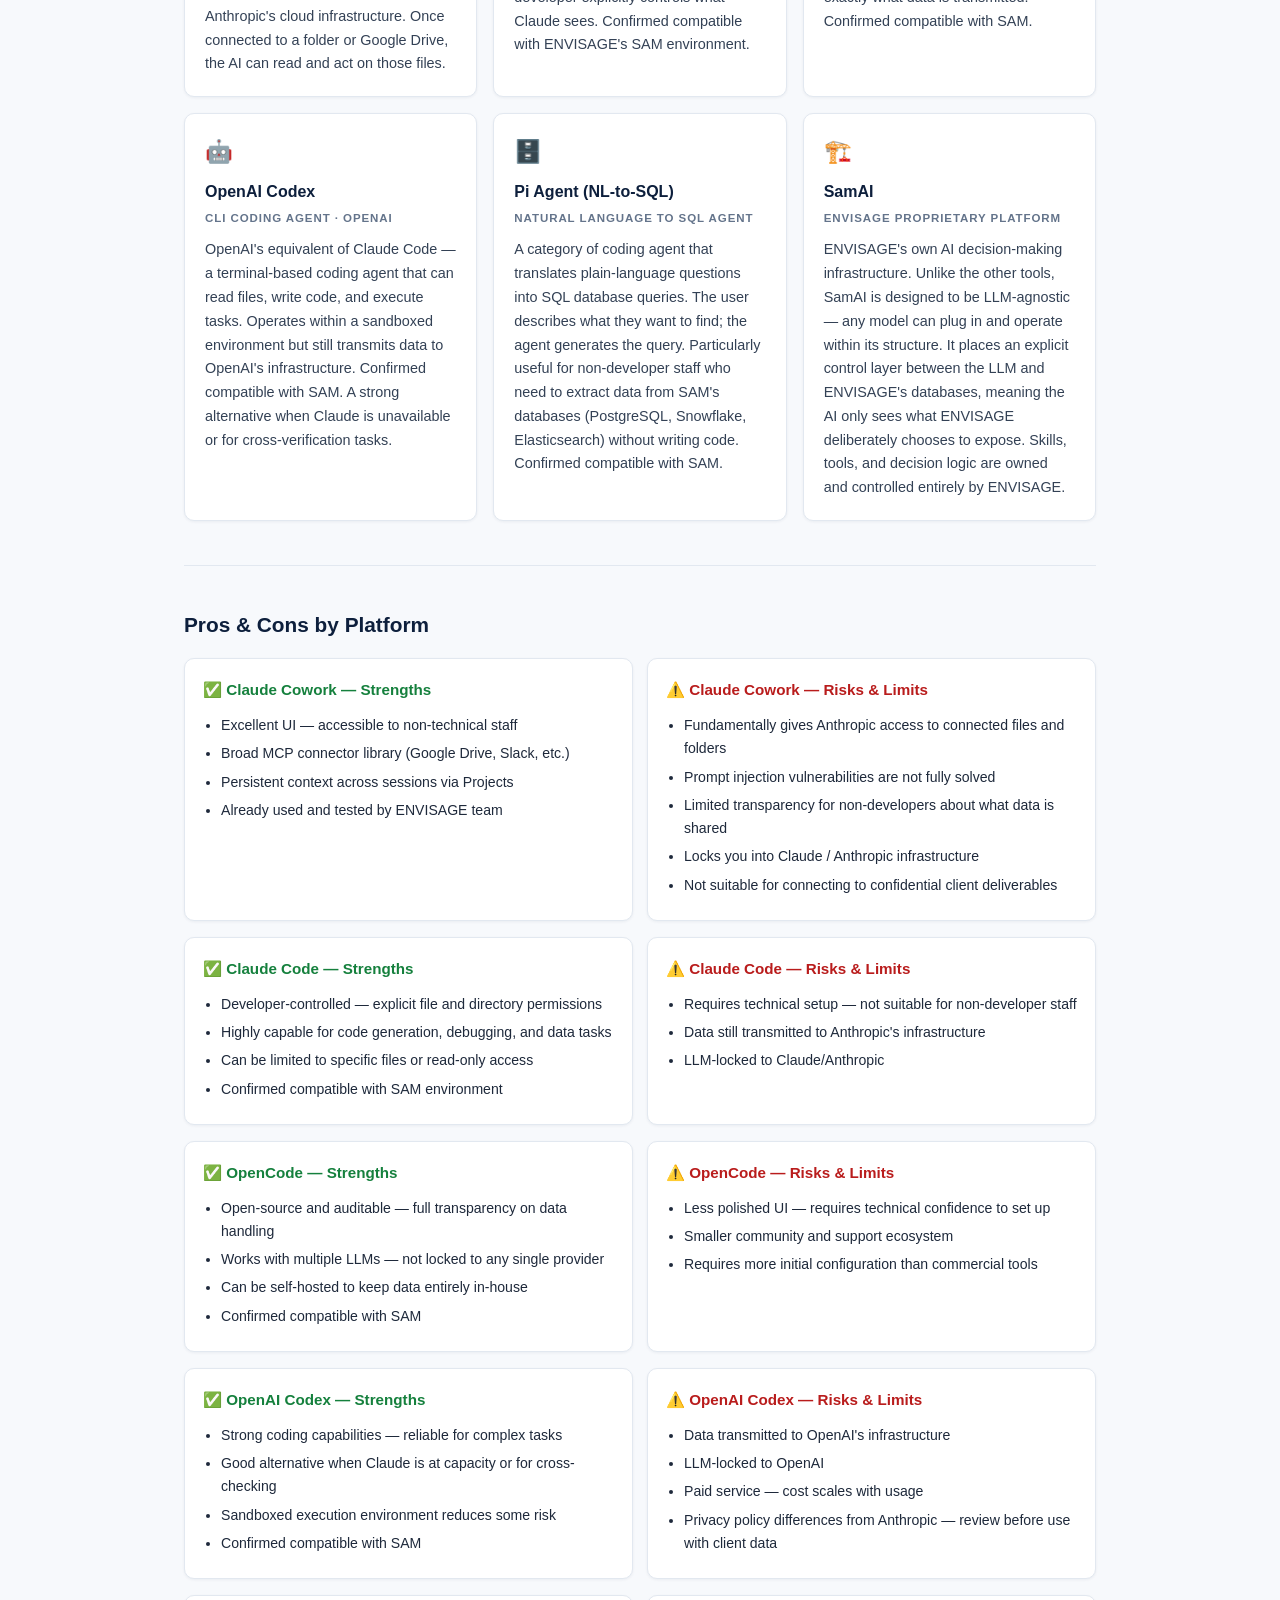
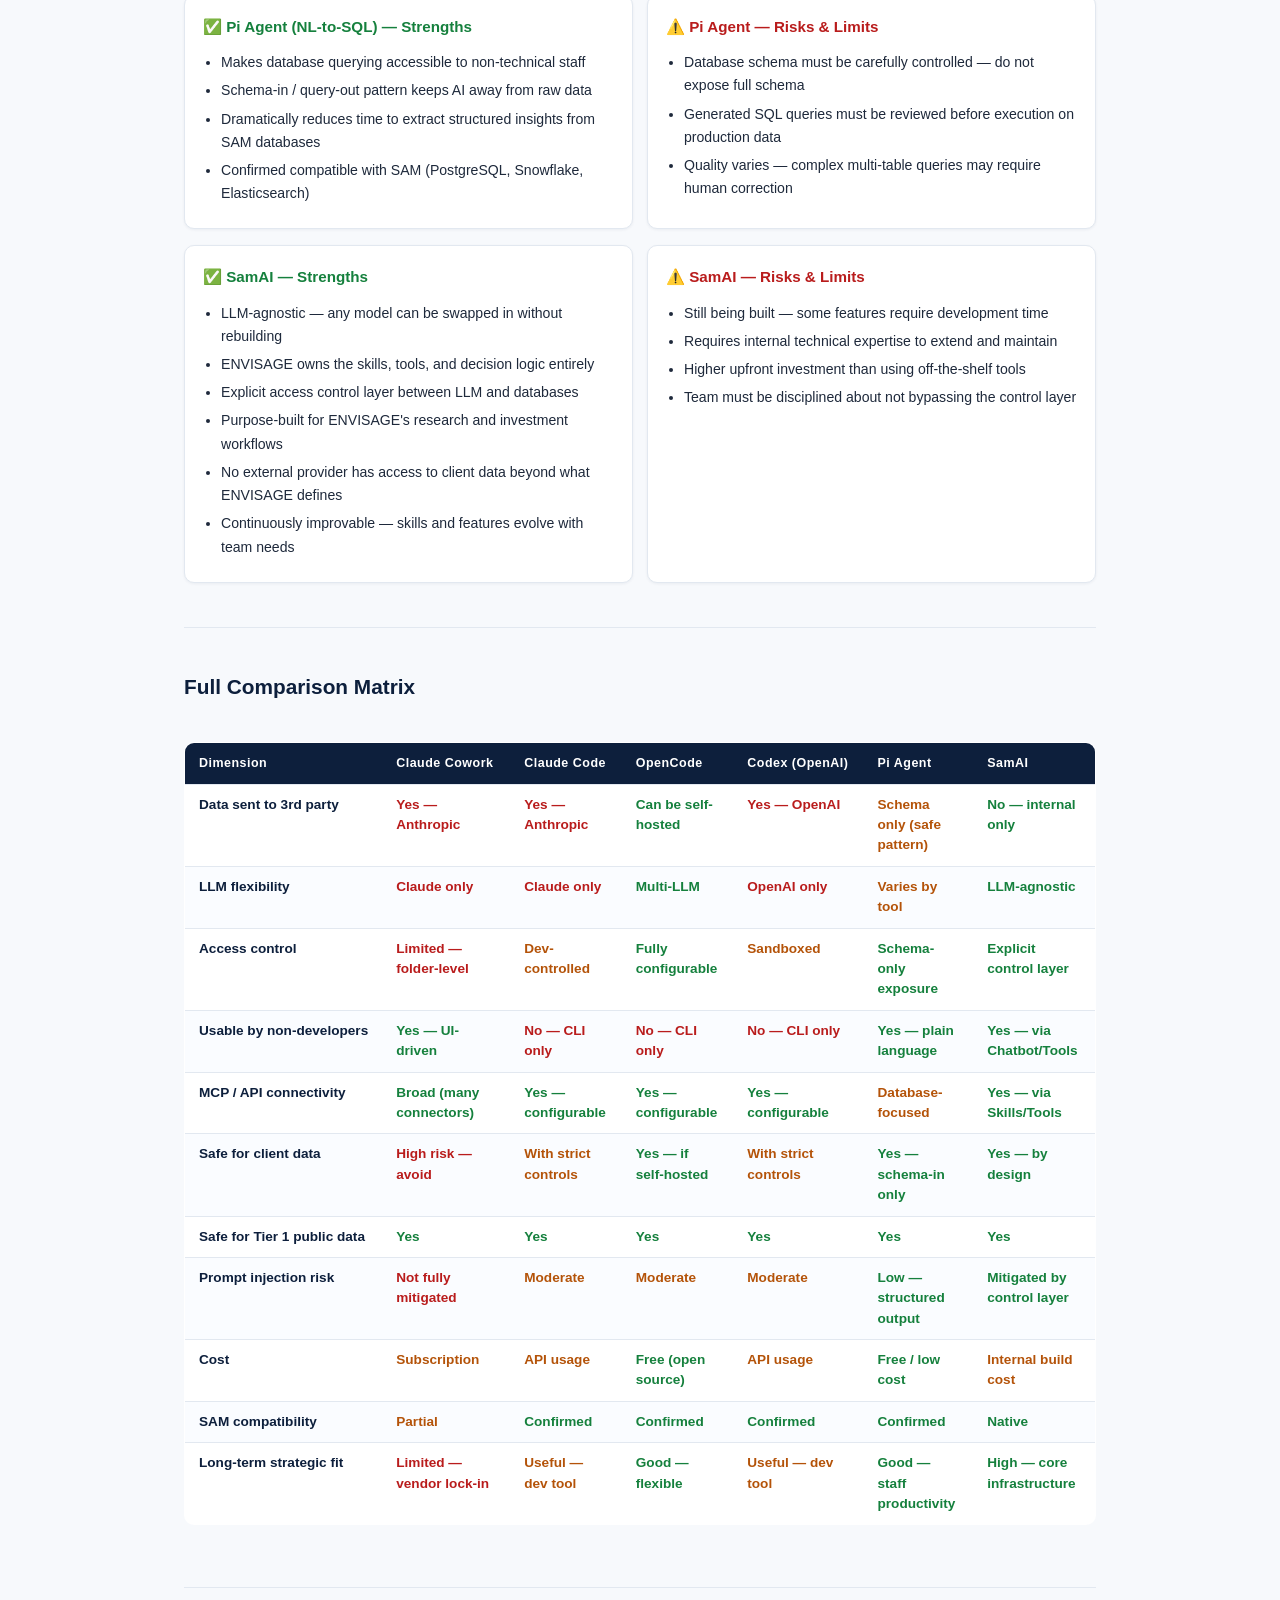
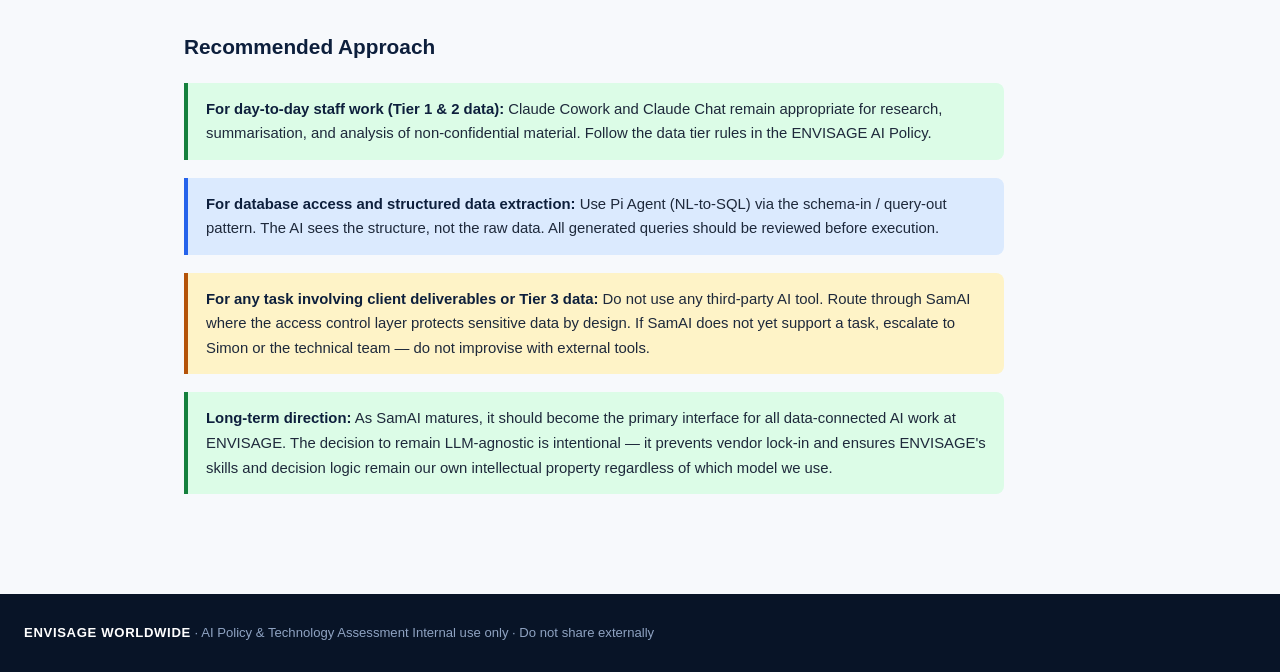
<file: agent-tools.html>
<!DOCTYPE html>
<html lang="en">
<head>
<meta charset="UTF-8">
<meta name="viewport" content="width=device-width,initial-scale=1">
<title>AI Agent Tools & Platform Comparison — ENVISAGE WORLDWIDE</title>
<link rel="preconnect" href="https://fonts.googleapis.com">
<link rel="preconnect" href="https://fonts.gstatic.com" crossorigin>
<link href="https://fonts.googleapis.com/css2?family=Noto+Sans+Thai:wght@400;600;700&family=Noto+Sans+Myanmar:wght@400;600;700&display=swap" rel="stylesheet">
<link rel="stylesheet" href="styles.css">
<script src="i18n.js"></script>
<style>
  body{line-height:1.65;font-size:15px}
  /* COVER */
  .cover{background:linear-gradient(135deg,var(--navy-dark),var(--navy) 60%,#15366b);color:#fff;padding:72px 24px 64px;min-height:480px;display:flex;align-items:center}
  .cover-inner{max-width:960px;margin:0 auto;width:100%}
  .eyebrow{color:#6ea8ff;font-size:.72rem;font-weight:700;letter-spacing:.18em;text-transform:uppercase;margin-bottom:12px}
  .cover h1{font-size:2rem;line-height:1.22;max-width:800px;margin-bottom:14px}
  .cover .subtitle{color:#b9c8e0;font-size:1.02rem;max-width:740px;margin-bottom:28px}
  .cover-meta{display:flex;gap:24px;flex-wrap:wrap;margin-top:32px;padding-top:28px;border-top:1px solid rgba(255,255,255,.12)}
  .cover-meta-item{display:flex;flex-direction:column;gap:3px}
  .cover-meta-item .meta-label{color:#6ea8ff;font-size:.68rem;font-weight:700;letter-spacing:.14em;text-transform:uppercase}
  .cover-meta-item .meta-value{color:#e2e8f0;font-size:.92rem;font-weight:600}

  /* SECTION DIVIDER */
  .section-divider{background:var(--navy);padding:18px 24px}
  .section-divider-inner{max-width:960px;margin:0 auto;display:flex;align-items:center;gap:16px}
  .lang-flag{background:var(--sapphire);color:#fff;font-size:.72rem;font-weight:800;letter-spacing:.12em;text-transform:uppercase;padding:4px 14px;border-radius:999px}
  .section-divider h2{color:#e2e8f0;font-size:1.05rem;font-weight:600}

  /* CONTENT */
  .lang-section{background:var(--bg)}
  main.content-area{max-width:960px;margin:0 auto;padding:40px 24px 56px}
  h2.section-heading{color:var(--navy);font-size:1.3rem;margin-bottom:8px}

  /* TOOL CARDS */
  .tool-grid{display:grid;gap:16px;margin:20px 0;grid-template-columns:repeat(auto-fit,minmax(280px,1fr))}
  .tool-card{background:var(--card);border:1px solid var(--border);border-radius:10px;padding:20px;box-shadow:0 1px 3px rgba(13,31,60,.06)}
  .tool-card .tool-icon{font-size:1.4rem;margin-bottom:8px}
  .tool-card h4{color:var(--navy);font-size:1rem;margin-bottom:4px}
  .tool-card .tool-type{font-size:.72rem;font-weight:700;letter-spacing:.08em;text-transform:uppercase;color:var(--muted);margin-bottom:10px}
  .tool-card p{font-size:.9rem;margin-bottom:0;color:#334155}

  /* MATRIX TABLE */
  .matrix-wrap{overflow-x:auto;margin:20px 0}
  table.matrix{width:100%;border-collapse:collapse;background:var(--card);border:1px solid var(--border);border-radius:10px;overflow:hidden;font-size:.85rem;min-width:700px}
  table.matrix th{background:var(--navy);color:#fff;text-align:left;padding:10px 14px;font-size:.78rem;letter-spacing:.04em;white-space:nowrap}
  table.matrix th:first-child{min-width:140px}
  table.matrix td{padding:10px 14px;border-top:1px solid var(--border);vertical-align:top;line-height:1.5}
  table.matrix tr:nth-child(even) td{background:#fafcff}
  table.matrix td:first-child{font-weight:700;color:var(--navy);white-space:nowrap}
  .pro{color:var(--green);font-weight:600}
  .con{color:var(--red);font-weight:600}
  .neutral{color:var(--amber);font-weight:600}

  /* PROS/CONS CARDS */
  .pc-grid{display:grid;gap:14px;grid-template-columns:repeat(auto-fit,minmax(300px,1fr));margin:16px 0}
  .pc-card{background:var(--card);border:1px solid var(--border);border-radius:10px;padding:18px;box-shadow:0 1px 3px rgba(13,31,60,.06)}
  .pc-card h4{font-size:.95rem;margin-bottom:12px;display:flex;align-items:center;gap:8px}
  .pc-card ul{margin:0 0 0 18px;font-size:.88rem}
  .pc-card li{margin-bottom:5px}
  .pc-pros h4{color:var(--green)}
  .pc-cons h4{color:var(--red)}

  /* PRINT INSTRUCTIONS */
  .print-note{background:#fef3c7;border:1px solid #f59e0b;border-radius:8px;padding:12px 18px;margin:16px auto;font-size:.85rem;color:#78350f;max-width:920px}
  .print-note strong{color:#92400e}

  /* PRINT */
  @media print{
    nav,.print-note{display:none!important}
    body{background:#fff;font-size:11pt}
    .cover{min-height:auto;padding:48px 24px 40px;-webkit-print-color-adjust:exact;print-color-adjust:exact}
    .section-divider{-webkit-print-color-adjust:exact;print-color-adjust:exact}
    .lang-section.break-before{page-break-before:always}
    th{-webkit-print-color-adjust:exact;print-color-adjust:exact}
    .tool-card,.pc-card{break-inside:avoid}
    .matrix-wrap{overflow:visible}
    table.matrix{min-width:0;font-size:8pt}
  }

  @media(max-width:640px){
    .cover h1{font-size:1.45rem}
  }
</style>
</head>
<body>

<nav>
  <div class="nav-inner">
    <a class="brand" href="index.html">ENVISAGE <span>WORLDWIDE</span></a>
    <ul class="nav-links">
      <li><a href="index.html">Home</a></li>
      <li><a href="claude.html">Claude &amp; Cowork</a></li>
      <li><a href="token-efficiency.html">Token Efficiency</a></li>
      <li><a href="data-security.html">Data Security</a></li>
      <li><a href="verification.html">Verification</a></li>
      <li><a href="ai-toolkit.html">AI Toolkit</a></li>
      <li><a href="ai-tools-directory.html">AI Directory</a></li>
      <li><a href="por-case-study.html">Case Study</a></li>
      <li><a href="osint-usage.html">Usage of OSINT</a></li>
    </ul>
    <div class="lang-switch">
      <button data-setlang="en">EN</button>
      <button data-setlang="th">ไทย</button>
      <button data-setlang="my">မြန်မာ</button>
    </div>
  </div>
</nav>

<div class="print-note">
  <strong>To save as PDF:</strong> Open in Chrome → File → Print (Ctrl+P / ⌘P) → Destination: <em>Save as PDF</em> → More settings → enable <em>Background graphics</em> → Save.
</div>

<!-- ================= ENGLISH ================= -->
<div class="lang-section" data-lang="en">

  <div class="cover">
    <div class="cover-inner">
      <div class="eyebrow">Internal Briefing · Technology Assessment · ENVISAGE WORLDWIDE</div>
      <h1>AI Agent Tools &amp; Platforms: Capabilities and Considerations</h1>
      <p class="subtitle">A plain-language overview of the AI agent tools available to ENVISAGE teams, with a structured pros and cons matrix to guide platform decisions for the Sapphire and SAM programmes.</p>
      <div class="cover-meta">
        <div class="cover-meta-item">
          <span class="meta-label">Origin</span>
          <span class="meta-value">Simon &amp; Joel — Team Discussion</span>
        </div>
        <div class="cover-meta-item">
          <span class="meta-label">Audience</span>
          <span class="meta-value">All Staff &amp; Kenneth</span>
        </div>
        <div class="cover-meta-item">
          <span class="meta-label">Classification</span>
          <span class="meta-value">Internal — Staff Use</span>
        </div>
        <div class="cover-meta-item">
          <span class="meta-label">Version</span>
          <span class="meta-value">1.0 · June 2026</span>
        </div>
      </div>
    </div>
  </div>

  <div class="section-divider">
    <div class="section-divider-inner">
      <span class="lang-flag">EN</span>
      <h2>English — AI Agent Tools Briefing &amp; Comparison Matrix</h2>
    </div>
  </div>

  <main class="content-area">

    <section>
      <h2 class="section-heading">Background</h2>
      <p>As ENVISAGE teams explore how to connect AI tools to live data — broker notes, research databases, client files — it is important to understand what each platform actually does, what it can access, and what risks it introduces. This briefing summarises the six key tools under consideration and provides a structured comparison to guide decisions.</p>
      <p>The central question is not which tool is most capable, but which tool gives ENVISAGE the right combination of control, security, and flexibility — particularly given the sensitive nature of our client data and the long-term ambition of SamAI as our own decision-making infrastructure.</p>
      <div class="callout warn">
        <p><strong>Security Context:</strong> Any tool that connects to your computer, file system, or cloud storage is, to some degree, giving the AI provider access to that data. The tools below vary significantly in how much access they require, how transparent they are about it, and how much control you retain. This must be weighed carefully before connecting any tool to confidential client data.</p>
      </div>
    </section>

    <hr class="rule">

    <section>
      <h2 class="section-heading">The Six Platforms at a Glance</h2>

      <div class="tool-grid">

        <div class="tool-card">
          <div class="tool-icon">🖥</div>
          <h4>Claude Cowork</h4>
          <div class="tool-type">Desktop AI Workspace · Anthropic</div>
          <p>A desktop application that connects Claude to files, folders, and external services via MCP (Model Context Protocol). It presents as a clean, user-friendly interface, but underneath it functions as a UI connecting directly to Anthropic's cloud infrastructure. Once connected to a folder or Google Drive, the AI can read and act on those files.</p>
        </div>

        <div class="tool-card">
          <div class="tool-icon">⌨️</div>
          <h4>Claude Code</h4>
          <div class="tool-type">CLI Coding Agent · Anthropic</div>
          <p>A command-line tool that lets developers run Claude directly from the terminal to write, edit, and debug code. It can be granted access to specific files and directories. More transparent than Cowork for technical users — the developer explicitly controls what Claude sees. Confirmed compatible with ENVISAGE's SAM environment.</p>
        </div>

        <div class="tool-card">
          <div class="tool-icon">🔓</div>
          <h4>OpenCode</h4>
          <div class="tool-type">Open-Source CLI Coding Agent</div>
          <p>An open-source alternative to Claude Code and Codex. It can work with multiple LLMs and does not lock you into a single provider. Because the source code is publicly auditable, security-conscious teams can inspect exactly what data is transmitted. Confirmed compatible with SAM.</p>
        </div>

        <div class="tool-card">
          <div class="tool-icon">🤖</div>
          <h4>OpenAI Codex</h4>
          <div class="tool-type">CLI Coding Agent · OpenAI</div>
          <p>OpenAI's equivalent of Claude Code — a terminal-based coding agent that can read files, write code, and execute tasks. Operates within a sandboxed environment but still transmits data to OpenAI's infrastructure. Confirmed compatible with SAM. A strong alternative when Claude is unavailable or for cross-verification tasks.</p>
        </div>

        <div class="tool-card">
          <div class="tool-icon">🗄️</div>
          <h4>Pi Agent (NL-to-SQL)</h4>
          <div class="tool-type">Natural Language to SQL Agent</div>
          <p>A category of coding agent that translates plain-language questions into SQL database queries. The user describes what they want to find; the agent generates the query. Particularly useful for non-developer staff who need to extract data from SAM's databases (PostgreSQL, Snowflake, Elasticsearch) without writing code. Confirmed compatible with SAM.</p>
        </div>

        <div class="tool-card">
          <div class="tool-icon">🏗️</div>
          <h4>SamAI</h4>
          <div class="tool-type">ENVISAGE Proprietary Platform</div>
          <p>ENVISAGE's own AI decision-making infrastructure. Unlike the other tools, SamAI is designed to be LLM-agnostic — any model can plug in and operate within its structure. It places an explicit control layer between the LLM and ENVISAGE's databases, meaning the AI only sees what ENVISAGE deliberately chooses to expose. Skills, tools, and decision logic are owned and controlled entirely by ENVISAGE.</p>
        </div>

      </div>
    </section>

    <hr class="rule">

    <section>
      <h2 class="section-heading">Pros &amp; Cons by Platform</h2>

      <div class="pc-grid">
        <div class="pc-card pc-pros">
          <h4>✅ Claude Cowork — Strengths</h4>
          <ul>
            <li>Excellent UI — accessible to non-technical staff</li>
            <li>Broad MCP connector library (Google Drive, Slack, etc.)</li>
            <li>Persistent context across sessions via Projects</li>
            <li>Already used and tested by ENVISAGE team</li>
          </ul>
        </div>
        <div class="pc-card pc-cons">
          <h4>⚠️ Claude Cowork — Risks &amp; Limits</h4>
          <ul>
            <li>Fundamentally gives Anthropic access to connected files and folders</li>
            <li>Prompt injection vulnerabilities are not fully solved</li>
            <li>Limited transparency for non-developers about what data is shared</li>
            <li>Locks you into Claude / Anthropic infrastructure</li>
            <li>Not suitable for connecting to confidential client deliverables</li>
          </ul>
        </div>
      </div>

      <div class="pc-grid">
        <div class="pc-card pc-pros">
          <h4>✅ Claude Code — Strengths</h4>
          <ul>
            <li>Developer-controlled — explicit file and directory permissions</li>
            <li>Highly capable for code generation, debugging, and data tasks</li>
            <li>Can be limited to specific files or read-only access</li>
            <li>Confirmed compatible with SAM environment</li>
          </ul>
        </div>
        <div class="pc-card pc-cons">
          <h4>⚠️ Claude Code — Risks &amp; Limits</h4>
          <ul>
            <li>Requires technical setup — not suitable for non-developer staff</li>
            <li>Data still transmitted to Anthropic's infrastructure</li>
            <li>LLM-locked to Claude/Anthropic</li>
          </ul>
        </div>
      </div>

      <div class="pc-grid">
        <div class="pc-card pc-pros">
          <h4>✅ OpenCode — Strengths</h4>
          <ul>
            <li>Open-source and auditable — full transparency on data handling</li>
            <li>Works with multiple LLMs — not locked to any single provider</li>
            <li>Can be self-hosted to keep data entirely in-house</li>
            <li>Confirmed compatible with SAM</li>
          </ul>
        </div>
        <div class="pc-card pc-cons">
          <h4>⚠️ OpenCode — Risks &amp; Limits</h4>
          <ul>
            <li>Less polished UI — requires technical confidence to set up</li>
            <li>Smaller community and support ecosystem</li>
            <li>Requires more initial configuration than commercial tools</li>
          </ul>
        </div>
      </div>

      <div class="pc-grid">
        <div class="pc-card pc-pros">
          <h4>✅ OpenAI Codex — Strengths</h4>
          <ul>
            <li>Strong coding capabilities — reliable for complex tasks</li>
            <li>Good alternative when Claude is at capacity or for cross-checking</li>
            <li>Sandboxed execution environment reduces some risk</li>
            <li>Confirmed compatible with SAM</li>
          </ul>
        </div>
        <div class="pc-card pc-cons">
          <h4>⚠️ OpenAI Codex — Risks &amp; Limits</h4>
          <ul>
            <li>Data transmitted to OpenAI's infrastructure</li>
            <li>LLM-locked to OpenAI</li>
            <li>Paid service — cost scales with usage</li>
            <li>Privacy policy differences from Anthropic — review before use with client data</li>
          </ul>
        </div>
      </div>

      <div class="pc-grid">
        <div class="pc-card pc-pros">
          <h4>✅ Pi Agent (NL-to-SQL) — Strengths</h4>
          <ul>
            <li>Makes database querying accessible to non-technical staff</li>
            <li>Schema-in / query-out pattern keeps AI away from raw data</li>
            <li>Dramatically reduces time to extract structured insights from SAM databases</li>
            <li>Confirmed compatible with SAM (PostgreSQL, Snowflake, Elasticsearch)</li>
          </ul>
        </div>
        <div class="pc-card pc-cons">
          <h4>⚠️ Pi Agent — Risks &amp; Limits</h4>
          <ul>
            <li>Database schema must be carefully controlled — do not expose full schema</li>
            <li>Generated SQL queries must be reviewed before execution on production data</li>
            <li>Quality varies — complex multi-table queries may require human correction</li>
          </ul>
        </div>
      </div>

      <div class="pc-grid">
        <div class="pc-card pc-pros">
          <h4>✅ SamAI — Strengths</h4>
          <ul>
            <li>LLM-agnostic — any model can be swapped in without rebuilding</li>
            <li>ENVISAGE owns the skills, tools, and decision logic entirely</li>
            <li>Explicit access control layer between LLM and databases</li>
            <li>Purpose-built for ENVISAGE's research and investment workflows</li>
            <li>No external provider has access to client data beyond what ENVISAGE defines</li>
            <li>Continuously improvable — skills and features evolve with team needs</li>
          </ul>
        </div>
        <div class="pc-card pc-cons">
          <h4>⚠️ SamAI — Risks &amp; Limits</h4>
          <ul>
            <li>Still being built — some features require development time</li>
            <li>Requires internal technical expertise to extend and maintain</li>
            <li>Higher upfront investment than using off-the-shelf tools</li>
            <li>Team must be disciplined about not bypassing the control layer</li>
          </ul>
        </div>
      </div>

    </section>

    <hr class="rule">

    <section>
      <h2 class="section-heading">Full Comparison Matrix</h2>
      <div class="matrix-wrap">
        <table class="matrix">
          <thead>
            <tr>
              <th>Dimension</th>
              <th>Claude Cowork</th>
              <th>Claude Code</th>
              <th>OpenCode</th>
              <th>Codex (OpenAI)</th>
              <th>Pi Agent</th>
              <th>SamAI</th>
            </tr>
          </thead>
          <tbody>
            <tr>
              <td>Data sent to 3rd party</td>
              <td><span class="con">Yes — Anthropic</span></td>
              <td><span class="con">Yes — Anthropic</span></td>
              <td><span class="pro">Can be self-hosted</span></td>
              <td><span class="con">Yes — OpenAI</span></td>
              <td><span class="neutral">Schema only (safe pattern)</span></td>
              <td><span class="pro">No — internal only</span></td>
            </tr>
            <tr>
              <td>LLM flexibility</td>
              <td><span class="con">Claude only</span></td>
              <td><span class="con">Claude only</span></td>
              <td><span class="pro">Multi-LLM</span></td>
              <td><span class="con">OpenAI only</span></td>
              <td><span class="neutral">Varies by tool</span></td>
              <td><span class="pro">LLM-agnostic</span></td>
            </tr>
            <tr>
              <td>Access control</td>
              <td><span class="con">Limited — folder-level</span></td>
              <td><span class="neutral">Dev-controlled</span></td>
              <td><span class="pro">Fully configurable</span></td>
              <td><span class="neutral">Sandboxed</span></td>
              <td><span class="pro">Schema-only exposure</span></td>
              <td><span class="pro">Explicit control layer</span></td>
            </tr>
            <tr>
              <td>Usable by non-developers</td>
              <td><span class="pro">Yes — UI-driven</span></td>
              <td><span class="con">No — CLI only</span></td>
              <td><span class="con">No — CLI only</span></td>
              <td><span class="con">No — CLI only</span></td>
              <td><span class="pro">Yes — plain language</span></td>
              <td><span class="pro">Yes — via Chatbot/Tools</span></td>
            </tr>
            <tr>
              <td>MCP / API connectivity</td>
              <td><span class="pro">Broad (many connectors)</span></td>
              <td><span class="pro">Yes — configurable</span></td>
              <td><span class="pro">Yes — configurable</span></td>
              <td><span class="pro">Yes — configurable</span></td>
              <td><span class="neutral">Database-focused</span></td>
              <td><span class="pro">Yes — via Skills/Tools</span></td>
            </tr>
            <tr>
              <td>Safe for client data</td>
              <td><span class="con">High risk — avoid</span></td>
              <td><span class="neutral">With strict controls</span></td>
              <td><span class="pro">Yes — if self-hosted</span></td>
              <td><span class="neutral">With strict controls</span></td>
              <td><span class="pro">Yes — schema-in only</span></td>
              <td><span class="pro">Yes — by design</span></td>
            </tr>
            <tr>
              <td>Safe for Tier 1 public data</td>
              <td><span class="pro">Yes</span></td>
              <td><span class="pro">Yes</span></td>
              <td><span class="pro">Yes</span></td>
              <td><span class="pro">Yes</span></td>
              <td><span class="pro">Yes</span></td>
              <td><span class="pro">Yes</span></td>
            </tr>
            <tr>
              <td>Prompt injection risk</td>
              <td><span class="con">Not fully mitigated</span></td>
              <td><span class="neutral">Moderate</span></td>
              <td><span class="neutral">Moderate</span></td>
              <td><span class="neutral">Moderate</span></td>
              <td><span class="pro">Low — structured output</span></td>
              <td><span class="pro">Mitigated by control layer</span></td>
            </tr>
            <tr>
              <td>Cost</td>
              <td><span class="neutral">Subscription</span></td>
              <td><span class="neutral">API usage</span></td>
              <td><span class="pro">Free (open source)</span></td>
              <td><span class="neutral">API usage</span></td>
              <td><span class="pro">Free / low cost</span></td>
              <td><span class="neutral">Internal build cost</span></td>
            </tr>
            <tr>
              <td>SAM compatibility</td>
              <td><span class="neutral">Partial</span></td>
              <td><span class="pro">Confirmed</span></td>
              <td><span class="pro">Confirmed</span></td>
              <td><span class="pro">Confirmed</span></td>
              <td><span class="pro">Confirmed</span></td>
              <td><span class="pro">Native</span></td>
            </tr>
            <tr>
              <td>Long-term strategic fit</td>
              <td><span class="con">Limited — vendor lock-in</span></td>
              <td><span class="neutral">Useful — dev tool</span></td>
              <td><span class="pro">Good — flexible</span></td>
              <td><span class="neutral">Useful — dev tool</span></td>
              <td><span class="pro">Good — staff productivity</span></td>
              <td><span class="pro">High — core infrastructure</span></td>
            </tr>
          </tbody>
        </table>
      </div>
    </section>

    <hr class="rule">

    <section>
      <h2 class="section-heading">Recommended Approach</h2>
      <div class="callout ok">
        <p><strong>For day-to-day staff work (Tier 1 &amp; 2 data):</strong> Claude Cowork and Claude Chat remain appropriate for research, summarisation, and analysis of non-confidential material. Follow the data tier rules in the ENVISAGE AI Policy.</p>
      </div>
      <div class="callout">
        <p><strong>For database access and structured data extraction:</strong> Use Pi Agent (NL-to-SQL) via the schema-in / query-out pattern. The AI sees the structure, not the raw data. All generated queries should be reviewed before execution.</p>
      </div>
      <div class="callout warn">
        <p><strong>For any task involving client deliverables or Tier 3 data:</strong> Do not use any third-party AI tool. Route through SamAI where the access control layer protects sensitive data by design. If SamAI does not yet support a task, escalate to Simon or the technical team — do not improvise with external tools.</p>
      </div>
      <div class="callout ok">
        <p><strong>Long-term direction:</strong> As SamAI matures, it should become the primary interface for all data-connected AI work at ENVISAGE. The decision to remain LLM-agnostic is intentional — it prevents vendor lock-in and ensures ENVISAGE's skills and decision logic remain our own intellectual property regardless of which model we use.</p>
      </div>
    </section>

  </main>

  <footer class="page-footer">
    <div class="page-footer-inner">
      <span><strong>ENVISAGE WORLDWIDE</strong> · AI Policy &amp; Technology Assessment</span>
      <span>Internal use only · Do not share externally</span>
    </div>
  </footer>

</div><!-- /section-en -->

<!-- ================= THAI ================= -->
<div class="lang-section lang-th break-before" data-lang="th">

  <div class="cover">
    <div class="cover-inner">
      <div class="eyebrow">บันทึกภายใน · การประเมินเทคโนโลยี · ENVISAGE WORLDWIDE</div>
      <h1>เครื่องมือ AI Agent และแพลตฟอร์ม: ความสามารถและข้อพิจารณา</h1>
      <p class="subtitle">ภาพรวมของเครื่องมือ AI agent ที่มีให้ทีม ENVISAGE พร้อมเมทริกซ์ข้อดีและข้อเสียเพื่อชี้แนะการตัดสินใจเลือกแพลตฟอร์มสำหรับโครงการ Sapphire และ SAM</p>
      <div class="cover-meta">
        <div class="cover-meta-item"><span class="meta-label">ที่มา</span><span class="meta-value">Simon &amp; Joel — การอภิปรายทีม</span></div>
        <div class="cover-meta-item"><span class="meta-label">กลุ่มเป้าหมาย</span><span class="meta-value">เจ้าหน้าที่ทุกคนและ Kenneth</span></div>
        <div class="cover-meta-item"><span class="meta-label">การจำแนก</span><span class="meta-value">ภายใน — สำหรับเจ้าหน้าที่</span></div>
        <div class="cover-meta-item"><span class="meta-label">เวอร์ชัน</span><span class="meta-value">1.0 · มิถุนายน 2569</span></div>
      </div>
    </div>
  </div>

  <div class="section-divider">
    <div class="section-divider-inner">
      <span class="lang-flag">TH</span>
      <h2>ภาษาไทย — บทสรุปเครื่องมือ AI Agent และเมทริกซ์เปรียบเทียบ</h2>
    </div>
  </div>

  <main class="content-area">

    <section>
      <h2 class="section-heading">ภูมิหลัง</h2>
      <p>เมื่อทีม ENVISAGE สำรวจวิธีเชื่อมต่อเครื่องมือ AI กับข้อมูลสด — บันทึกนายหน้า ฐานข้อมูลวิจัย ไฟล์ลูกค้า — สิ่งสำคัญคือต้องเข้าใจว่าแต่ละแพลตฟอร์มทำอะไรได้จริง เข้าถึงอะไรได้ และมีความเสี่ยงอะไร</p>
      <p>คำถามหลักไม่ใช่เครื่องมือใดมีความสามารถมากที่สุด แต่คือเครื่องมือใดให้ ENVISAGE ได้รับการควบคุม ความปลอดภัย และความยืดหยุ่นที่เหมาะสม โดยเฉพาะเมื่อพิจารณาถึงความอ่อนไหวของข้อมูลลูกค้าของเราและความทะเยอทะยานระยะยาวของ SamAI</p>
      <div class="callout warn">
        <p><strong>บริบทความปลอดภัย:</strong> เครื่องมือใดก็ตามที่เชื่อมต่อกับคอมพิวเตอร์ ระบบไฟล์ หรือที่เก็บข้อมูลบนคลาวด์ของคุณ จะให้ผู้ให้บริการ AI เข้าถึงข้อมูลนั้นในระดับหนึ่ง ต้องชั่งน้ำหนักอย่างรอบคอบก่อนเชื่อมต่อเครื่องมือใดๆ กับข้อมูลลูกค้าที่เป็นความลับ</p>
      </div>
    </section>

    <hr class="rule">

    <section>
      <h2 class="section-heading">หกแพลตฟอร์มโดยสรุป</h2>
      <div class="tool-grid">
        <div class="tool-card">
          <div class="tool-icon">🖥</div>
          <h4>Claude Cowork</h4>
          <div class="tool-type">พื้นที่ทำงาน AI ตั้งโต๊ะ · Anthropic</div>
          <p>แอปพลิเคชันตั้งโต๊ะที่เชื่อมต่อ Claude กับไฟล์ โฟลเดอร์ และบริการภายนอกผ่าน MCP ดูเป็นอินเทอร์เฟซที่เรียบง่าย แต่ในความเป็นจริงคือ UI ที่เชื่อมต่อโดยตรงกับโครงสร้างพื้นฐานคลาวด์ของ Anthropic</p>
        </div>
        <div class="tool-card">
          <div class="tool-icon">⌨️</div>
          <h4>Claude Code</h4>
          <div class="tool-type">ตัวแทนเขียนโค้ด CLI · Anthropic</div>
          <p>เครื่องมือบรรทัดคำสั่งที่ให้นักพัฒนาใช้ Claude จากเทอร์มินัลเพื่อเขียน แก้ไข และดีบักโค้ด นักพัฒนาควบคุมโดยตรงว่า Claude เห็นอะไร ยืนยันว่าใช้งานร่วมกับสภาพแวดล้อม SAM ได้</p>
        </div>
        <div class="tool-card">
          <div class="tool-icon">🔓</div>
          <h4>OpenCode</h4>
          <div class="tool-type">ตัวแทนเขียนโค้ด CLI โอเพนซอร์ส</div>
          <p>ทางเลือกโอเพนซอร์สสำหรับ Claude Code และ Codex ทำงานร่วมกับหลาย LLM และไม่ผูกคุณกับผู้ให้บริการรายเดียว โค้ดต้นฉบับสามารถตรวจสอบได้ ยืนยันว่าใช้งานร่วมกับ SAM ได้</p>
        </div>
        <div class="tool-card">
          <div class="tool-icon">🤖</div>
          <h4>OpenAI Codex</h4>
          <div class="tool-type">ตัวแทนเขียนโค้ด CLI · OpenAI</div>
          <p>เทียบเท่ากับ Claude Code ของ OpenAI — ตัวแทนเขียนโค้ดผ่านเทอร์มินัล ยืนยันว่าใช้งานร่วมกับ SAM ได้ เป็นทางเลือกที่ดีเมื่อ Claude ไม่พร้อมใช้หรือสำหรับการตรวจสอบข้าม</p>
        </div>
        <div class="tool-card">
          <div class="tool-icon">🗄️</div>
          <h4>Pi Agent (NL-to-SQL)</h4>
          <div class="tool-type">ตัวแทนแปลงภาษาธรรมชาติเป็น SQL</div>
          <p>ประเภทของตัวแทนที่แปลคำถามภาษาธรรมดาเป็นคำสั่ง SQL สำหรับฐานข้อมูล ผู้ใช้อธิบายสิ่งที่ต้องการค้นหา ตัวแทนสร้างคำสั่ง ยืนยันว่าใช้งานร่วมกับ SAM ได้ (PostgreSQL, Snowflake, Elasticsearch)</p>
        </div>
        <div class="tool-card">
          <div class="tool-icon">🏗️</div>
          <h4>SamAI</h4>
          <div class="tool-type">แพลตฟอร์มของ ENVISAGE</div>
          <p>โครงสร้างพื้นฐานการตัดสินใจด้วย AI ของ ENVISAGE เอง ออกแบบให้ไม่ผูกกับ LLM ใด วาง layer ควบคุมที่ชัดเจนระหว่าง LLM และฐานข้อมูลของ ENVISAGE ทักษะ เครื่องมือ และตรรกะการตัดสินใจเป็นของ ENVISAGE อย่างสมบูรณ์</p>
        </div>
      </div>
    </section>

    <hr class="rule">

    <section>
      <h2 class="section-heading">เมทริกซ์เปรียบเทียบครบถ้วน</h2>
      <div class="matrix-wrap">
        <table class="matrix">
          <thead>
            <tr>
              <th>มิติ</th>
              <th>Claude Cowork</th>
              <th>Claude Code</th>
              <th>OpenCode</th>
              <th>Codex (OpenAI)</th>
              <th>Pi Agent</th>
              <th>SamAI</th>
            </tr>
          </thead>
          <tbody>
            <tr>
              <td>ส่งข้อมูลให้บุคคลที่สาม</td>
              <td><span class="con">ใช่ — Anthropic</span></td>
              <td><span class="con">ใช่ — Anthropic</span></td>
              <td><span class="pro">โฮสต์เองได้</span></td>
              <td><span class="con">ใช่ — OpenAI</span></td>
              <td><span class="neutral">Schema เท่านั้น</span></td>
              <td><span class="pro">ไม่ — ภายในเท่านั้น</span></td>
            </tr>
            <tr>
              <td>ความยืดหยุ่นของ LLM</td>
              <td><span class="con">Claude เท่านั้น</span></td>
              <td><span class="con">Claude เท่านั้น</span></td>
              <td><span class="pro">หลาย LLM</span></td>
              <td><span class="con">OpenAI เท่านั้น</span></td>
              <td><span class="neutral">แล้วแต่เครื่องมือ</span></td>
              <td><span class="pro">ไม่ผูกกับ LLM</span></td>
            </tr>
            <tr>
              <td>การควบคุมการเข้าถึง</td>
              <td><span class="con">จำกัด — ระดับโฟลเดอร์</span></td>
              <td><span class="neutral">นักพัฒนาควบคุม</span></td>
              <td><span class="pro">ตั้งค่าได้ทั้งหมด</span></td>
              <td><span class="neutral">Sandboxed</span></td>
              <td><span class="pro">เปิดเผยเฉพาะ Schema</span></td>
              <td><span class="pro">Layer ควบคุมชัดเจน</span></td>
            </tr>
            <tr>
              <td>ใช้งานโดยผู้ที่ไม่ใช่นักพัฒนา</td>
              <td><span class="pro">ใช่ — ผ่าน UI</span></td>
              <td><span class="con">ไม่ — CLI เท่านั้น</span></td>
              <td><span class="con">ไม่ — CLI เท่านั้น</span></td>
              <td><span class="con">ไม่ — CLI เท่านั้น</span></td>
              <td><span class="pro">ใช่ — ภาษาธรรมดา</span></td>
              <td><span class="pro">ใช่ — ผ่าน Chatbot</span></td>
            </tr>
            <tr>
              <td>ปลอดภัยสำหรับข้อมูลลูกค้า</td>
              <td><span class="con">ความเสี่ยงสูง — หลีกเลี่ยง</span></td>
              <td><span class="neutral">ด้วยการควบคุมที่เข้มงวด</span></td>
              <td><span class="pro">ใช่ — หากโฮสต์เอง</span></td>
              <td><span class="neutral">ด้วยการควบคุมที่เข้มงวด</span></td>
              <td><span class="pro">ใช่ — Schema เท่านั้น</span></td>
              <td><span class="pro">ใช่ — ออกแบบมาเพื่อนี้</span></td>
            </tr>
            <tr>
              <td>ความเข้ากันได้กับ SAM</td>
              <td><span class="neutral">บางส่วน</span></td>
              <td><span class="pro">ยืนยันแล้ว</span></td>
              <td><span class="pro">ยืนยันแล้ว</span></td>
              <td><span class="pro">ยืนยันแล้ว</span></td>
              <td><span class="pro">ยืนยันแล้ว</span></td>
              <td><span class="pro">ดั้งเดิม</span></td>
            </tr>
            <tr>
              <td>ความเหมาะสมเชิงกลยุทธ์ระยะยาว</td>
              <td><span class="con">จำกัด — ผูกกับผู้ขาย</span></td>
              <td><span class="neutral">มีประโยชน์ — เครื่องมือนักพัฒนา</span></td>
              <td><span class="pro">ดี — ยืดหยุ่น</span></td>
              <td><span class="neutral">มีประโยชน์ — เครื่องมือนักพัฒนา</span></td>
              <td><span class="pro">ดี — ผลิตภาพเจ้าหน้าที่</span></td>
              <td><span class="pro">สูง — โครงสร้างพื้นฐานหลัก</span></td>
            </tr>
          </tbody>
        </table>
      </div>
    </section>

    <hr class="rule">

    <section>
      <h2 class="section-heading">แนวทางที่แนะนำ</h2>
      <div class="callout ok"><p><strong>สำหรับงานเจ้าหน้าที่ประจำวัน (ข้อมูลระดับ 1 และ 2):</strong> Claude Cowork และ Claude Chat ยังเหมาะสมสำหรับการวิจัย สรุป และวิเคราะห์วัสดุที่ไม่เป็นความลับ ปฏิบัติตามกฎระดับข้อมูลในนโยบาย AI ของ ENVISAGE</p></div>
      <div class="callout"><p><strong>สำหรับการเข้าถึงฐานข้อมูล:</strong> ใช้ Pi Agent (NL-to-SQL) ผ่านรูปแบบ Schema-in / query-out AI เห็นเฉพาะโครงสร้าง ไม่ใช่ข้อมูลดิบ ควรตรวจสอบคำสั่ง SQL ที่สร้างขึ้นก่อนประมวลผล</p></div>
      <div class="callout warn"><p><strong>สำหรับงานที่เกี่ยวข้องกับผลงานลูกค้าหรือข้อมูลระดับ 3:</strong> ห้ามใช้เครื่องมือ AI ของบุคคลที่สาม ใช้ผ่าน SamAI ที่มี layer ควบคุมการเข้าถึงปกป้องข้อมูลที่อ่อนไหวโดยออกแบบ</p></div>
      <div class="callout ok"><p><strong>ทิศทางระยะยาว:</strong> เมื่อ SamAI พัฒนาขึ้น ควรกลายเป็นอินเทอร์เฟซหลักสำหรับงาน AI ทั้งหมดที่เชื่อมต่อข้อมูลที่ ENVISAGE การตัดสินใจไม่ผูกกับ LLM เป็นเจตนาเพื่อป้องกันการผูกกับผู้ขายและรับรองว่าทักษะและตรรกะการตัดสินใจของ ENVISAGE ยังคงเป็นทรัพย์สินทางปัญญาของเราเอง</p></div>
    </section>

  </main>

  <footer class="page-footer">
    <div class="page-footer-inner">
      <span><strong>ENVISAGE WORLDWIDE</strong> · นโยบาย AI และการประเมินเทคโนโลยี</span>
      <span>ใช้ภายในเท่านั้น · ห้ามแชร์ภายนอก</span>
    </div>
  </footer>

</div><!-- /section-th -->


<!-- ================= BURMESE ================= -->
<div class="lang-section lang-my break-before" data-lang="my">

  <div class="cover">
    <div class="cover-inner">
      <div class="eyebrow">အတွင်းပိုင်းမှတ်တမ်း · နည်းပညာဆန်းစစ်မှု · ENVISAGE WORLDWIDE</div>
      <h1>AI Agent ကိရိယာများနှင့် ပလက်ဖောင်းများ: စွမ်းဆောင်ရည်နှင့် ထည့်သွင်းစဉ်းစားချက်များ</h1>
      <p class="subtitle">ENVISAGE အဖွဲ့များအသုံးပြုနိုင်သော AI agent ကိရိယာများ ခြုံငုံသုံးသပ်ချက်နှင့် Sapphire နှင့် SAM အစီအစဉ်များအတွက် ပလက်ဖောင်းဆုံးဖြတ်ချက်ချသည့် ဖွဲ့စည်းပုံကျသော အားသာချက်/အားနည်းချက် မက်ထရစ်</p>
      <div class="cover-meta">
        <div class="cover-meta-item"><span class="meta-label">ရင်းမြစ်</span><span class="meta-value">Simon &amp; Joel — အဖွဲ့ဆွေးနွေးချက်</span></div>
        <div class="cover-meta-item"><span class="meta-label">ပစ်မှတ်ပရိသတ်</span><span class="meta-value">ဝန်ထမ်းအားလုံးနှင့် Kenneth</span></div>
        <div class="cover-meta-item"><span class="meta-label">အမျိုးအစားခွဲ</span><span class="meta-value">အတွင်းပိုင်း — ဝန်ထမ်းသုံး</span></div>
        <div class="cover-meta-item"><span class="meta-label">ဗားရှင်း</span><span class="meta-value">1.0 · ဇွန် ၂၀၂၆</span></div>
      </div>
    </div>
  </div>

  <div class="section-divider">
    <div class="section-divider-inner">
      <span class="lang-flag">MY</span>
      <h2>မြန်မာဘာသာ — AI Agent ကိရိယာ အကျဉ်းချုပ် &amp; နှိုင်းယှဉ်မက်ထရစ်</h2>
    </div>
  </div>

  <main class="content-area">

    <section>
      <h2 class="section-heading">နောက်ခံ</h2>
      <p>ENVISAGE အဖွဲ့များ AI ကိရိယာများကို တိုက်ရိုက်ဒေတာ — ဒိုင်ကွမ်းမှတ်တမ်းများ၊ သုတေသနဒေတာဘေ့စ်များ၊ ဖောက်သည်ဖိုင်များ — နှင့် မည်သို့ချိတ်ဆက်မည်ကို စူးစမ်းသောအချိန်တွင် ပလက်ဖောင်းတစ်ခုချင်းစီ အမှန်တကယ်ဘာလုပ်သည်၊ ဘာကိုအသုံးပြုနိုင်သည်၊ ဘာအန္တရာယ်မြောက်ဆောင်လာသည်ကို နားလည်ရန် အရေးကြီးသည်။</p>
      <p>အဓိကမေးခွန်းမှာ မည်သည့်ကိရိယာ အစွမ်းထက်ဆုံးသည်မဟုတ်ဘဲ မည်သည့်ကိရိယာ ENVISAGE ကို ထိန်းချုပ်မှု၊ လုံခြုံရေးနှင့် ပြောင်းလွယ်ပြင်လွယ်မှု မှန်ကန်သောပေါင်းစပ်ချက်ပေးသည်ဆိုသည်ဖြစ်သည်။</p>
      <div class="callout warn">
        <p><strong>လုံခြုံရေးအကြောင်းအရာ:</strong> သင်၏ကွန်ပျူတာ၊ ဖိုင်စနစ် သို့မဟုတ် cloud သိုလှောင်မှုနှင့် ချိတ်ဆက်သောကိရိယာတစ်ခုမဆို AI ပံ့ပိုးသူကို ဒေတာကိုင်တွယ်ရန် ပေးသောအချက်ဖြစ်သည်။ လျှို့ဝှက်ဖောက်သည်ဒေတာနှင့် မချိတ်ဆက်မီ ဤအချက်ကို သေချာစဉ်းစားရမည်။</p>
      </div>
    </section>

    <hr class="rule">

    <section>
      <h2 class="section-heading">ပလက်ဖောင်းခြောက်ခု အကျဉ်းချုပ်</h2>
      <div class="tool-grid">
        <div class="tool-card">
          <div class="tool-icon">🖥</div>
          <h4>Claude Cowork</h4>
          <div class="tool-type">Desktop AI လုပ်ငန်းခွင် · Anthropic</div>
          <p>MCP မှတဆင့် Claude ကို ဖိုင်များ၊ ဖိုင်တွဲများနှင့် ပြင်ပဝန်ဆောင်မှုများနှင့် ချိတ်ဆက်သောကြိုးမဲ့ကွန်ပျူတာကိရိယာ။ မျက်နှာဆိုင်ရာသည် ရိုးရှင်းဆင်ကိုသော်လည်း Anthropic ၏ cloud အခြေခံဆောက်လုပ်ရေးသို့ တိုက်ရိုက်ချိတ်ဆက်ထားသော UI ဖြစ်သည်။</p>
        </div>
        <div class="tool-card">
          <div class="tool-icon">⌨️</div>
          <h4>Claude Code</h4>
          <div class="tool-type">CLI ကုဒ်ရေးတိုင်ပင်ဆွေးနွေးသည် · Anthropic</div>
          <p>ကုဒ်ရေးသားရန်၊ တည်းဖြတ်ရန်နှင့် အမှားပြင်ရန် terminal မှ Claude ကိုအသုံးပြုနိုင်သောကွန်မန်းလိုင်းကိရိယာ။ SAM ပတ်ဝန်းကျင်နှင့် ကိုက်ညီကြောင်း အတည်ပြုပြီး။</p>
        </div>
        <div class="tool-card">
          <div class="tool-icon">🔓</div>
          <h4>OpenCode</h4>
          <div class="tool-type">Open-Source CLI ကုဒ်ရေးတိုင်ပင်ဆွေးနွေးသည်</div>
          <p>Claude Code နှင့် Codex ၏ open-source အစားထိုး။ LLM များစွာနှင့် အလုပ်လုပ်ပြီး ဝန်ဆောင်မှုတစ်ခုတည်းသို့ ဆွဲချည်မထားသည်။ SAM နှင့် ကိုက်ညီကြောင်း အတည်ပြုပြီး။</p>
        </div>
        <div class="tool-card">
          <div class="tool-icon">🤖</div>
          <h4>OpenAI Codex</h4>
          <div class="tool-type">CLI ကုဒ်ရေးတိုင်ပင်ဆွေးနွေးသည် · OpenAI</div>
          <p>Claude Code နှင့် OpenAI ၏ ညီတူ — terminal ကုဒ်ရေး agent။ SAM နှင့် ကိုက်ညီကြောင်း အတည်ပြုပြီး။ Claude မရနိုင်သောအချိန်တွင် ကောင်းသောအစားထိုးဖြစ်သည်။</p>
        </div>
        <div class="tool-card">
          <div class="tool-icon">🗄️</div>
          <h4>Pi Agent (NL-to-SQL)</h4>
          <div class="tool-type">သဘာဝဘာသာမှ SQL ပြောင်းသောကိုယ်စားလှယ်</div>
          <p>ရိုးရိုးဘာသာစကားမေးခွန်းများကို SQL ဒေတာဘေ့စ်မေးမြန်းချက်များသို့ ဘာသာပြန်သောကိရိယာ။ SAM ၏ ဒေတာဘေ့စ်များနှင့် ကိုက်ညီကြောင်း အတည်ပြုပြီး (PostgreSQL, Snowflake, Elasticsearch)။</p>
        </div>
        <div class="tool-card">
          <div class="tool-icon">🏗️</div>
          <h4>SamAI</h4>
          <div class="tool-type">ENVISAGE ပိုင်ပလက်ဖောင်း</div>
          <p>ENVISAGE ၏ကိုယ်ပိုင် AI ဆုံးဖြတ်ချက်ချသောအခြေခံဆောက်လုပ်ရေး။ LLM-agnostic ဒီဇိုင်းဖြင့် ဆောက်လုပ်ထားပြီး LLM နှင့် ENVISAGE ၏ ဒေတာဘေ့စ်ကြား ထိန်းချုပ်ရေး layer ထားသည်။ Skills၊ Tools နှင့် ဆုံးဖြတ်ချက်ချသောယုတ္တိ ENVISAGE ပိုင်ဆိုင်သည်။</p>
        </div>
      </div>
    </section>

    <hr class="rule">

    <section>
      <h2 class="section-heading">ပြည့်စုံသောနှိုင်းယှဉ်မက်ထရစ်</h2>
      <div class="matrix-wrap">
        <table class="matrix">
          <thead>
            <tr>
              <th>အတိုင်းအတာ</th>
              <th>Claude Cowork</th>
              <th>Claude Code</th>
              <th>OpenCode</th>
              <th>Codex (OpenAI)</th>
              <th>Pi Agent</th>
              <th>SamAI</th>
            </tr>
          </thead>
          <tbody>
            <tr>
              <td>ဒေတာပြင်ပသို့ပေးပို့မှု</td>
              <td><span class="con">ဟုတ် — Anthropic</span></td>
              <td><span class="con">ဟုတ် — Anthropic</span></td>
              <td><span class="pro">ကိုယ်တိုင်host လုပ်နိုင်</span></td>
              <td><span class="con">ဟုတ် — OpenAI</span></td>
              <td><span class="neutral">Schema သာ</span></td>
              <td><span class="pro">မဟုတ် — အတွင်းသာ</span></td>
            </tr>
            <tr>
              <td>LLM ပြောင်းလွယ်မှု</td>
              <td><span class="con">Claude သာ</span></td>
              <td><span class="con">Claude သာ</span></td>
              <td><span class="pro">LLM များစွာ</span></td>
              <td><span class="con">OpenAI သာ</span></td>
              <td><span class="neutral">ကိရိယာပေါ်မူတည်</span></td>
              <td><span class="pro">LLM-agnostic</span></td>
            </tr>
            <tr>
              <td>ဖောက်သည်ဒေတာ လုံခြုံမှု</td>
              <td><span class="con">အန္တရာယ်မြင့် — ရှောင်ပါ</span></td>
              <td><span class="neutral">တင်းကျပ်သောထိန်းချုပ်မှုဖြင့်</span></td>
              <td><span class="pro">ဟုတ် — ကိုယ်တိုင် host လျှင်</span></td>
              <td><span class="neutral">တင်းကျပ်သောထိန်းချုပ်မှုဖြင့်</span></td>
              <td><span class="pro">ဟုတ် — Schema သာ</span></td>
              <td><span class="pro">ဟုတ် — ဒီဇိုင်းဖြင့်</span></td>
            </tr>
            <tr>
              <td>SAM ကိုက်ညီမှု</td>
              <td><span class="neutral">တချို့သာ</span></td>
              <td><span class="pro">အတည်ပြုပြီး</span></td>
              <td><span class="pro">အတည်ပြုပြီး</span></td>
              <td><span class="pro">အတည်ပြုပြီး</span></td>
              <td><span class="pro">အတည်ပြုပြီး</span></td>
              <td><span class="pro">ဇာတိ</span></td>
            </tr>
            <tr>
              <td>ရေရှည်ဗျူဟာကိုက်ညီမှု</td>
              <td><span class="con">အကန့်အသတ် — ဝန်ဆောင်မှုပြားချည်မှု</span></td>
              <td><span class="neutral">အသုံးဝင် — dev ကိရိယာ</span></td>
              <td><span class="pro">ကောင်း — ပြောင်းလွယ်</span></td>
              <td><span class="neutral">အသုံးဝင် — dev ကိရိယာ</span></td>
              <td><span class="pro">ကောင်း — ဝန်ထမ်းထုတ်လုပ်မှု</span></td>
              <td><span class="pro">မြင့် — အဓိကအခြေခံဆောက်လုပ်ရေး</span></td>
            </tr>
          </tbody>
        </table>
      </div>
    </section>

    <hr class="rule">

    <section>
      <h2 class="section-heading">အကြံပြုထားသောချဉ်းကပ်နည်း</h2>
      <div class="callout ok"><p><strong>နေ့စဉ်ဝန်ထမ်းလုပ်ငန်းများအတွက် (Tier 1 &amp; 2 ဒေတာ):</strong> Claude Cowork နှင့် Claude Chat သည် လျှို့ဝှက်မဟုတ်သောသုတေသန၊ အကျဉ်းချုပ်နှင့် ခွဲခြမ်းစိတ်ဖြာမှုအတွက် သင့်တော်သည်။ ENVISAGE AI မူဝါဒရှိ ဒေတာ tier စည်းကမ်းများ လိုက်နာပါ။</p></div>
      <div class="callout"><p><strong>ဒေတာဘေ့စ်ကိုင်တွယ်မှုအတွက်:</strong> Schema-in / query-out ပုံစံမှတဆင့် Pi Agent (NL-to-SQL) သုံးပါ။ AI သည် ဖွဲ့စည်းပုံသာမြင်သည်၊ ကြမ်းဒေတာမဟုတ်။ SQL command များ execute မလုပ်မီ စစ်ဆေးပါ။</p></div>
      <div class="callout warn"><p><strong>ဖောက်သည်ရလဒ်များ သို့မဟုတ် Tier 3 ဒေတာပါဝင်သောအလုပ်အတွက်:</strong> မည်သည့် ပြင်ပ AI ကိရိယာမျှ မသုံးပါနှင့်။ ဒေတာကို ဒီဇိုင်းအရ ကာကွယ်သော ထိန်းချုပ်ရေး layer ပါသည့် SamAI မှတဆင့် လမ်းကြောင်းလွှဲပါ။</p></div>
      <div class="callout ok"><p><strong>ရေရှည်လမ်းညွှန်ချက်:</strong> SamAI ကြီးထွားလာသောအချိန်တွင် ENVISAGE ရှိ ဒေတာချိတ်ဆက်သော AI လုပ်ငန်းအားလုံးအတွက် အဓိကမျက်နှာဆိုင်ရာဖြစ်လာသင့်သည်။ LLM-agnostic ဆုံးဖြတ်ချက်သည် ဝန်ဆောင်မှုပြားချည်မှု တားဆီးပြီး ENVISAGE ၏ skills နှင့် ဆုံးဖြတ်ချက်ချသောယုတ္တိ ကျွန်ုပ်တို့၏ ဉာဏပိုင်ဆိုင်မှုအဖြစ် ကျန်ရှိနေကြောင်း သေချာစေသည်။</p></div>
    </section>

  </main>

  <footer class="page-footer">
    <div class="page-footer-inner">
      <span><strong>ENVISAGE WORLDWIDE</strong> · AI မူဝါဒနှင့် နည်းပညာဆန်းစစ်မှု</span>
      <span>အတွင်းသုံးသာ · ပြင်ပသို့ မမျှဝေပါနှင့်</span>
    </div>
  </footer>

</div><!-- /section-my -->

</body>
</html>
</file>
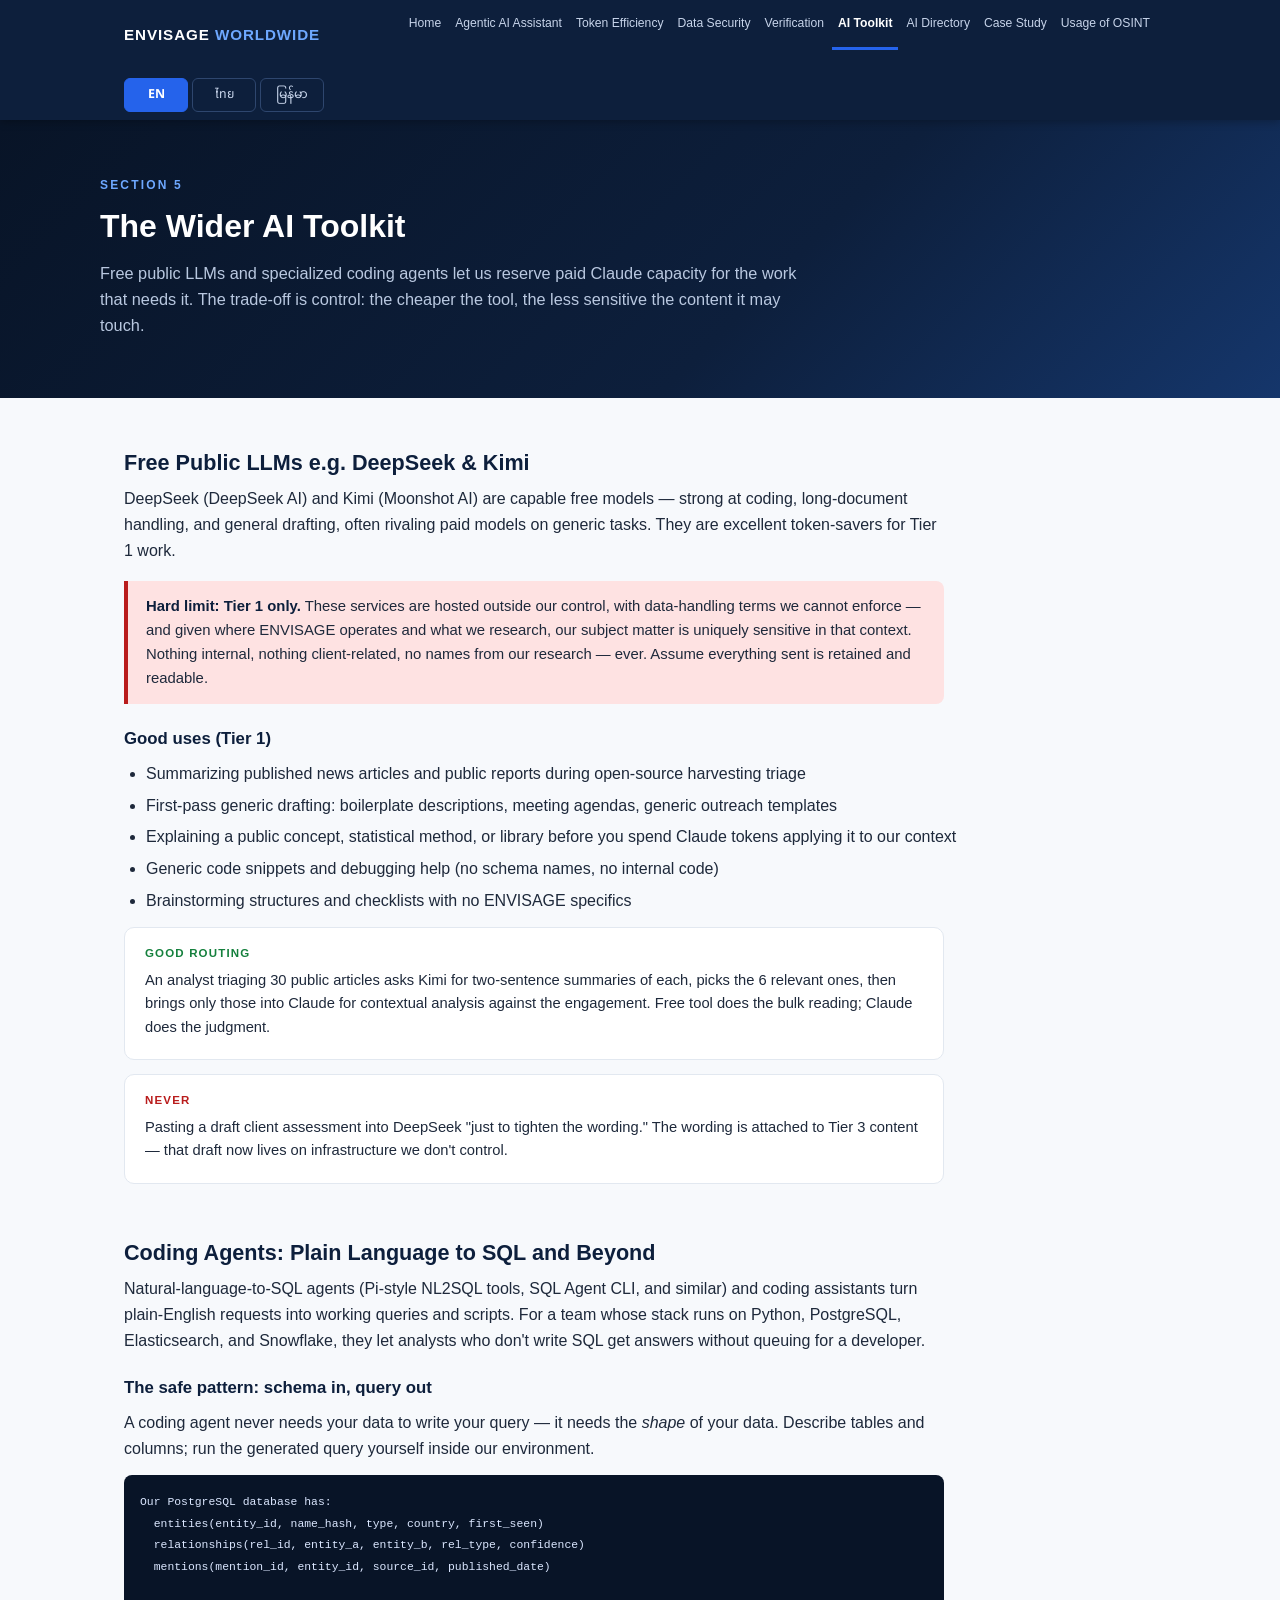
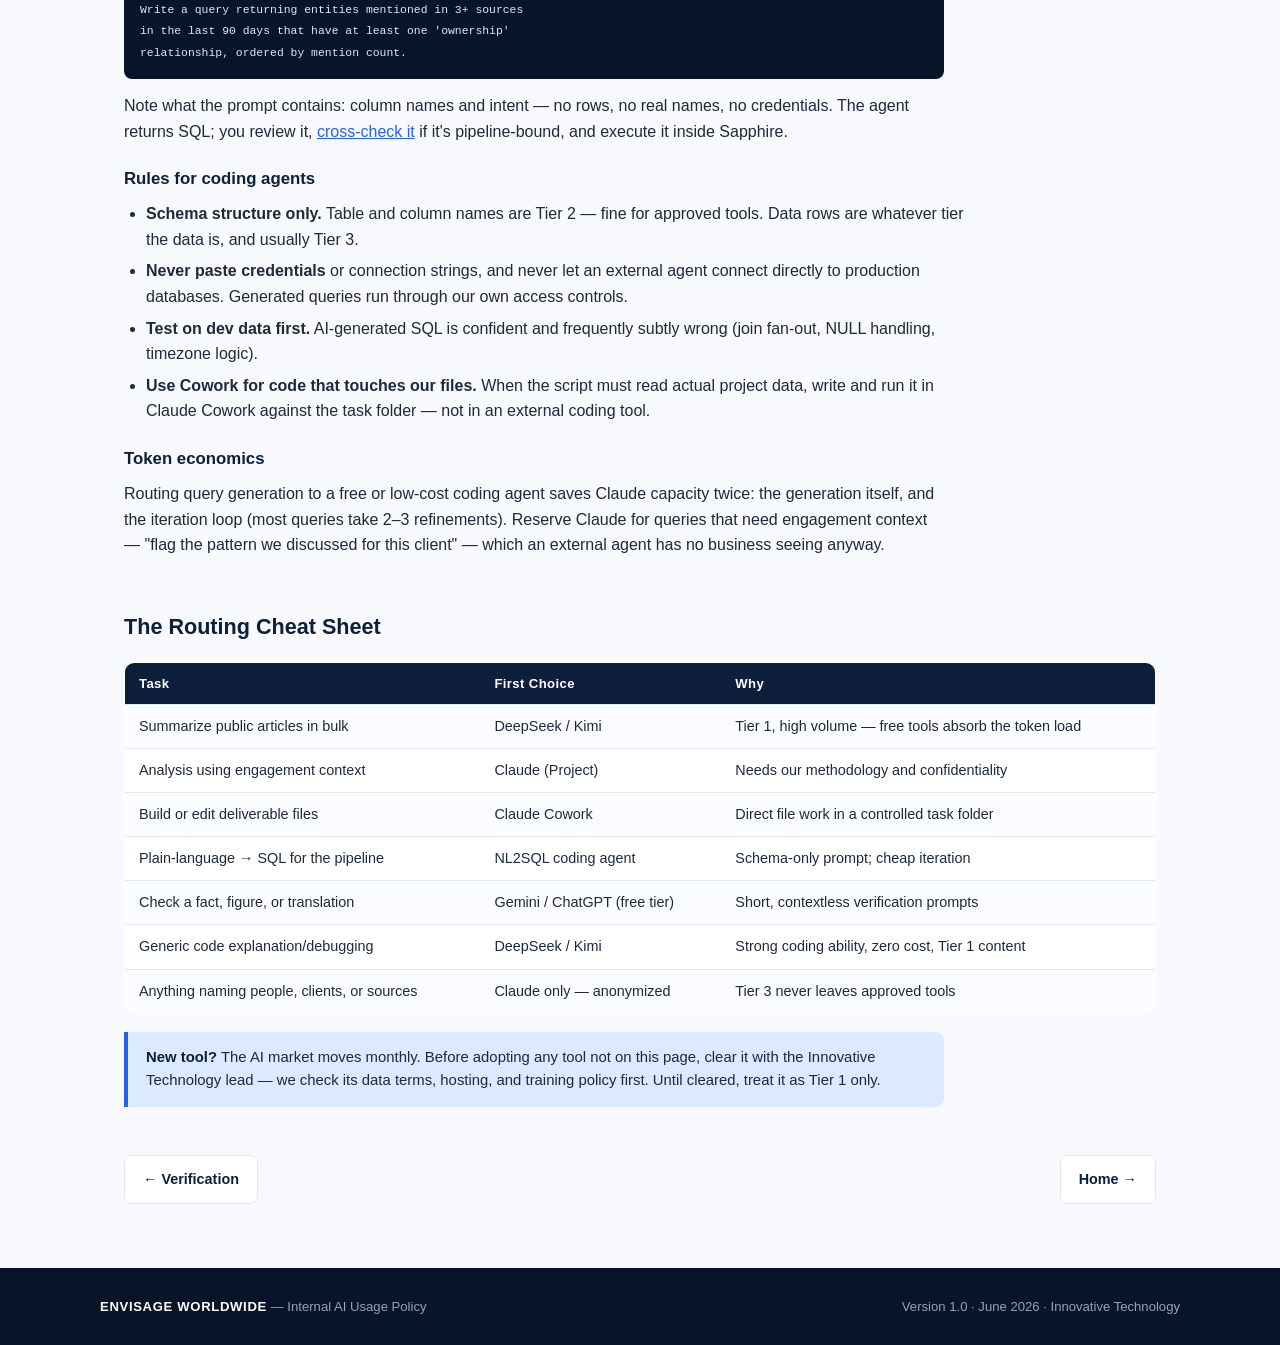
<file: ai-toolkit.html>
<!DOCTYPE html>
<html lang="en">
<head>
<meta charset="UTF-8">
<meta name="viewport" content="width=device-width, initial-scale=1.0">
<title>The Wider AI Toolkit — ENVISAGE WORLDWIDE</title>
<link rel="preconnect" href="https://fonts.googleapis.com">
<link href="https://fonts.googleapis.com/css2?family=Noto+Sans+Thai:wght@400;600;700&family=Noto+Sans+Myanmar:wght@400;600;700&display=swap" rel="stylesheet">
<link rel="stylesheet" href="styles.css">
<script src="i18n.js"></script>
</head>
<body>

<nav>
  <div class="nav-inner">
    <a class="brand" href="index.html">ENVISAGE <span>WORLDWIDE</span></a>
    <ul class="nav-links">
      <li><a href="index.html">Home</a></li>
      <li><a href="claude.html">Agentic AI Assistant</a></li>
      <li><a href="token-efficiency.html">Token Efficiency</a></li>
      <li><a href="data-security.html">Data Security</a></li>
      <li><a href="verification.html">Verification</a></li>
      <li><a href="ai-toolkit.html" class="active">AI Toolkit</a></li>
      <li><a href="ai-tools-directory.html">AI Directory</a></li>
      <li><a href="por-case-study.html">Case Study</a></li>
      <li><a href="osint-usage.html">Usage of OSINT</a></li>
    </ul>
    <div class="lang-switch">
      <button data-setlang="en">EN</button>
      <button data-setlang="th">ไทย</button>
      <button data-setlang="my">မြန်မာ</button>
    </div>
  </div>
</nav>

<div class="lang-section" data-lang="en">

<div class="hero">
  <div class="hero-inner">
    <div class="eyebrow">Section 5</div>
    <h1>The Wider AI Toolkit</h1>
    <p class="lede">Free public LLMs and specialized coding agents let us reserve paid Claude capacity for the work that needs it. The trade-off is control: the cheaper the tool, the less sensitive the content it may touch.</p>
  </div>
</div>

<main>

<section>
  <h2>Free Public LLMs e.g. DeepSeek &amp; Kimi</h2>
  <p>DeepSeek (DeepSeek AI) and Kimi (Moonshot AI) are capable free models — strong at coding, long-document handling, and general drafting, often rivaling paid models on generic tasks. They are excellent token-savers for Tier 1 work.</p>
  <div class="callout danger">
    <p><strong>Hard limit: Tier 1 only.</strong> These services are hosted outside our control, with data-handling terms we cannot enforce — and given where ENVISAGE operates and what we research, our subject matter is uniquely sensitive in that context. Nothing internal, nothing client-related, no names from our research — ever. Assume everything sent is retained and readable.</p>
  </div>
  <h3>Good uses (Tier 1)</h3>
  <ul>
    <li>Summarizing published news articles and public reports during open-source harvesting triage</li>
    <li>First-pass generic drafting: boilerplate descriptions, meeting agendas, generic outreach templates</li>
    <li>Explaining a public concept, statistical method, or library before you spend Claude tokens applying it to our context</li>
    <li>Generic code snippets and debugging help (no schema names, no internal code)</li>
    <li>Brainstorming structures and checklists with no ENVISAGE specifics</li>
  </ul>
  <div class="example good">
    <div class="label">Good routing</div>
    <p>An analyst triaging 30 public articles asks Kimi for two-sentence summaries of each, picks the 6 relevant ones, then brings only those into Claude for contextual analysis against the engagement. Free tool does the bulk reading; Claude does the judgment.</p>
  </div>
  <div class="example bad">
    <div class="label">Never</div>
    <p>Pasting a draft client assessment into DeepSeek "just to tighten the wording." The wording is attached to Tier 3 content — that draft now lives on infrastructure we don't control.</p>
  </div>
</section>

<section>
  <h2>Coding Agents: Plain Language to SQL and Beyond</h2>
  <p>Natural-language-to-SQL agents (Pi-style NL2SQL tools, SQL Agent CLI, and similar) and coding assistants turn plain-English requests into working queries and scripts. For a team whose stack runs on Python, PostgreSQL, Elasticsearch, and Snowflake, they let analysts who don't write SQL get answers without queuing for a developer.</p>

  <h3>The safe pattern: schema in, query out</h3>
  <p>A coding agent never needs your data to write your query — it needs the <em>shape</em> of your data. Describe tables and columns; run the generated query yourself inside our environment.</p>
  <pre><code>Our PostgreSQL database has:
  entities(entity_id, name_hash, type, country, first_seen)
  relationships(rel_id, entity_a, entity_b, rel_type, confidence)
  mentions(mention_id, entity_id, source_id, published_date)

Write a query returning entities mentioned in 3+ sources
in the last 90 days that have at least one 'ownership'
relationship, ordered by mention count.</code></pre>
  <p>Note what the prompt contains: column names and intent — no rows, no real names, no credentials. The agent returns SQL; you review it, <a href="verification.html">cross-check it</a> if it's pipeline-bound, and execute it inside Sapphire.</p>

  <h3>Rules for coding agents</h3>
  <ul>
    <li><strong>Schema structure only.</strong> Table and column names are Tier 2 — fine for approved tools. Data rows are whatever tier the data is, and usually Tier 3.</li>
    <li><strong>Never paste credentials</strong> or connection strings, and never let an external agent connect directly to production databases. Generated queries run through our own access controls.</li>
    <li><strong>Test on dev data first.</strong> AI-generated SQL is confident and frequently subtly wrong (join fan-out, NULL handling, timezone logic).</li>
    <li><strong>Use Cowork for code that touches our files.</strong> When the script must read actual project data, write and run it in Claude Cowork against the task folder — not in an external coding tool.</li>
  </ul>

  <h3>Token economics</h3>
  <p>Routing query generation to a free or low-cost coding agent saves Claude capacity twice: the generation itself, and the iteration loop (most queries take 2–3 refinements). Reserve Claude for queries that need engagement context — "flag the pattern we discussed for this client" — which an external agent has no business seeing anyway.</p>
</section>

<section>
  <h2>The Routing Cheat Sheet</h2>
  <table>
    <tr><th>Task</th><th>First Choice</th><th>Why</th></tr>
    <tr><td>Summarize public articles in bulk</td><td>DeepSeek / Kimi</td><td>Tier 1, high volume — free tools absorb the token load</td></tr>
    <tr><td>Analysis using engagement context</td><td>Claude (Project)</td><td>Needs our methodology and confidentiality</td></tr>
    <tr><td>Build or edit deliverable files</td><td>Claude Cowork</td><td>Direct file work in a controlled task folder</td></tr>
    <tr><td>Plain-language → SQL for the pipeline</td><td>NL2SQL coding agent</td><td>Schema-only prompt; cheap iteration</td></tr>
    <tr><td>Check a fact, figure, or translation</td><td>Gemini / ChatGPT (free tier)</td><td>Short, contextless verification prompts</td></tr>
    <tr><td>Generic code explanation/debugging</td><td>DeepSeek / Kimi</td><td>Strong coding ability, zero cost, Tier 1 content</td></tr>
    <tr><td>Anything naming people, clients, or sources</td><td>Claude only — anonymized</td><td>Tier 3 never leaves approved tools</td></tr>
  </table>
  <div class="callout">
    <p><strong>New tool?</strong> The AI market moves monthly. Before adopting any tool not on this page, clear it with the Innovative Technology lead — we check its data terms, hosting, and training policy first. Until cleared, treat it as Tier 1 only.</p>
  </div>
</section>

<div class="pager">
  <a href="verification.html">← Verification</a>
  <a href="index.html">Home →</a>
</div>

</main>
</div>

<div class="lang-section" data-lang="th">

<div class="hero">
  <div class="hero-inner">
    <div class="eyebrow">หมวดที่ 5</div>
    <h1>ชุดเครื่องมือ AI ที่กว้างขึ้น</h1>
    <p class="lede">LLM สาธารณะฟรีและเอเจนต์เขียนโค้ดเฉพาะทางช่วยให้เราเก็บความจุ Claude แบบเสียเงินไว้สำหรับงานที่ต้องใช้จริง สิ่งแลกเปลี่ยนคือการควบคุม: เครื่องมือยิ่งถูก เนื้อหาที่แตะได้ยิ่งต้องอ่อนไหวน้อย</p>
  </div>
</div>

<main>

<section>
  <h2>LLM สาธารณะฟรี เช่น DeepSeek และ Kimi</h2>
  <p>DeepSeek (DeepSeek AI) และ Kimi (Moonshot AI) เป็นโมเดลฟรีที่มีความสามารถ — เก่งด้านโค้ด จัดการเอกสารยาว และร่างเนื้อหาทั่วไป มักเทียบเท่าโมเดลเสียเงินในงานทั่วไป เป็นตัวประหยัดโทเคนชั้นดีสำหรับงาน Tier 1</p>
  <div class="callout danger">
    <p><strong>ขีดจำกัดเด็ดขาด: Tier 1 เท่านั้น</strong> บริการเหล่านี้โฮสต์อยู่นอกการควบคุมของเรา ด้วยเงื่อนไขจัดการข้อมูลที่เราบังคับใช้ไม่ได้ — และด้วยพื้นที่ที่ ENVISAGE ทำงานและสิ่งที่เราวิจัย เนื้อหาของเราอ่อนไหวเป็นพิเศษในบริบทนั้น ห้ามข้อมูลภายใน ห้ามข้อมูลลูกค้า ห้ามชื่อจากงานวิจัยของเรา — เด็ดขาด ให้ถือว่าทุกสิ่งที่ส่งไปถูกเก็บและอ่านได้</p>
  </div>
  <h3>การใช้ที่ดี (Tier 1)</h3>
  <ul>
    <li>สรุปบทความข่าวและรายงานสาธารณะระหว่างคัดกรองข้อมูลโอเพนซอร์ส</li>
    <li>ร่างแรกของเนื้อหาทั่วไป: คำอธิบายสำเร็จรูป วาระประชุม แม่แบบติดต่อทั่วไป</li>
    <li>อธิบายแนวคิดสาธารณะ วิธีทางสถิติ หรือไลบรารี ก่อนใช้โทเคน Claude นำไปใช้กับบริบทของเรา</li>
    <li>โค้ดสั้น ๆ ทั่วไปและช่วยดีบัก (ไม่มีชื่อ schema ไม่มีโค้ดภายใน)</li>
    <li>ระดมความคิดเรื่องโครงสร้างและเช็กลิสต์โดยไม่มีข้อมูลเฉพาะของ ENVISAGE</li>
  </ul>
  <div class="example good">
    <div class="label">การจัดเส้นทางที่ดี</div>
    <p>นักวิเคราะห์คัดกรองบทความสาธารณะ 30 ชิ้น ให้ Kimi สรุปชิ้นละสองประโยค เลือก 6 ชิ้นที่เกี่ยวข้อง แล้วนำเฉพาะชิ้นเหล่านั้นเข้า Claude เพื่อวิเคราะห์เชิงบริบทกับสัญญางาน เครื่องมือฟรีอ่านจำนวนมาก Claude ใช้วิจารณญาณ</p>
  </div>
  <div class="example bad">
    <div class="label">ห้ามเด็ดขาด</div>
    <p>วางร่างรายงานประเมินลูกค้าลง DeepSeek "แค่ขัดเกลาถ้อยคำ" ถ้อยคำนั้นติดอยู่กับเนื้อหา Tier 3 — ร่างนั้นไปอยู่บนโครงสร้างพื้นฐานที่เราไม่ได้ควบคุมแล้ว</p>
  </div>
</section>

<section>
  <h2>เอเจนต์เขียนโค้ด: จากภาษาธรรมดาสู่ SQL และอื่น ๆ</h2>
  <p>เอเจนต์แปลงภาษาธรรมชาติเป็น SQL (เครื่องมือ NL2SQL แบบ Pi, SQL Agent CLI และที่คล้ายกัน) และผู้ช่วยเขียนโค้ด เปลี่ยนคำขอภาษาธรรมดาเป็นคิวรีและสคริปต์ที่ใช้งานได้ สำหรับทีมที่ใช้ Python, PostgreSQL, Elasticsearch และ Snowflake เครื่องมือเหล่านี้ช่วยให้นักวิเคราะห์ที่เขียน SQL ไม่ได้ ได้คำตอบโดยไม่ต้องรอนักพัฒนา</p>

  <h3>รูปแบบปลอดภัย: ใส่ schema ได้คิวรี</h3>
  <p>เอเจนต์เขียนโค้ดไม่ต้องการข้อมูลของคุณเพื่อเขียนคิวรี — มันต้องการ<em>รูปร่าง</em>ของข้อมูล อธิบายตารางและคอลัมน์ แล้วรันคิวรีที่ได้เองภายในระบบของเรา</p>
  <pre><code>ฐานข้อมูล PostgreSQL ของเรามี:
  entities(entity_id, name_hash, type, country, first_seen)
  relationships(rel_id, entity_a, entity_b, rel_type, confidence)
  mentions(mention_id, entity_id, source_id, published_date)

เขียนคิวรีที่คืนค่าเอนทิตีที่ถูกกล่าวถึงใน 3+ แหล่ง
ภายใน 90 วันล่าสุด ที่มีความสัมพันธ์ 'ownership'
อย่างน้อยหนึ่งรายการ เรียงตามจำนวนการกล่าวถึง</code></pre>
  <p>สังเกตว่าพรอมต์มีอะไร: ชื่อคอลัมน์และเจตนา — ไม่มีข้อมูลจริง ไม่มีชื่อจริง ไม่มีรหัสผ่าน เอเจนต์คืน SQL มา คุณตรวจสอบ <a href="verification.html">ตรวจไขว้</a>ถ้าจะเข้าไปป์ไลน์ แล้วรันภายใน Sapphire</p>

  <h3>กฎสำหรับเอเจนต์เขียนโค้ด</h3>
  <ul>
    <li><strong>เฉพาะโครงสร้าง schema</strong> ชื่อตารางและคอลัมน์เป็น Tier 2 — ใช้กับเครื่องมือที่อนุมัติได้ ข้อมูลจริงเป็น Tier ตามข้อมูลนั้น และมักเป็น Tier 3</li>
    <li><strong>ห้ามวางรหัสผ่าน</strong>หรือ connection string และห้ามให้เอเจนต์ภายนอกเชื่อมต่อฐานข้อมูล production โดยตรง คิวรีที่สร้างต้องรันผ่านการควบคุมการเข้าถึงของเราเอง</li>
    <li><strong>ทดสอบกับข้อมูล dev ก่อน</strong> SQL ที่ AI สร้างมั่นใจแต่ผิดแบบแนบเนียนบ่อย (join fan-out, การจัดการ NULL, ตรรกะเขตเวลา)</li>
    <li><strong>ใช้ Cowork สำหรับโค้ดที่แตะไฟล์ของเรา</strong> เมื่อสคริปต์ต้องอ่านข้อมูลโครงการจริง ให้เขียนและรันใน Claude Cowork กับโฟลเดอร์งาน — ไม่ใช่เครื่องมือเขียนโค้ดภายนอก</li>
  </ul>

  <h3>เศรษฐศาสตร์โทเคน</h3>
  <p>การส่งงานสร้างคิวรีให้เอเจนต์ฟรีหรือต้นทุนต่ำ ประหยัดความจุ Claude สองต่อ: ตัวการสร้างเอง และรอบการแก้ไข (คิวรีส่วนใหญ่ต้องปรับ 2–3 รอบ) เก็บ Claude ไว้สำหรับคิวรีที่ต้องใช้บริบทสัญญางาน — "หารูปแบบที่เราคุยกันสำหรับลูกค้ารายนี้" — ซึ่งเอเจนต์ภายนอกไม่ควรเห็นอยู่แล้ว</p>
</section>

<section>
  <h2>ตารางจัดเส้นทางด่วน</h2>
  <table>
    <tr><th>งาน</th><th>ตัวเลือกแรก</th><th>เหตุผล</th></tr>
    <tr><td>สรุปบทความสาธารณะจำนวนมาก</td><td>DeepSeek / Kimi</td><td>Tier 1 ปริมาณสูง — เครื่องมือฟรีรับภาระโทเคน</td></tr>
    <tr><td>วิเคราะห์โดยใช้บริบทสัญญางาน</td><td>Claude (Project)</td><td>ต้องใช้ระเบียบวิธีและความลับของเรา</td></tr>
    <tr><td>สร้างหรือแก้ไฟล์งานส่งมอบ</td><td>Claude Cowork</td><td>งานไฟล์โดยตรงในโฟลเดอร์งานที่ควบคุม</td></tr>
    <tr><td>ภาษาธรรมดา → SQL สำหรับไปป์ไลน์</td><td>เอเจนต์ NL2SQL</td><td>พรอมต์เฉพาะ schema แก้ไขราคาถูก</td></tr>
    <tr><td>ตรวจข้อเท็จจริง ตัวเลข หรือคำแปล</td><td>Gemini / ChatGPT (รุ่นฟรี)</td><td>พรอมต์ตรวจสอบสั้น ไม่ต้องใช้บริบท</td></tr>
    <tr><td>อธิบาย/ดีบักโค้ดทั่วไป</td><td>DeepSeek / Kimi</td><td>เก่งโค้ด ต้นทุนศูนย์ เนื้อหา Tier 1</td></tr>
    <tr><td>สิ่งใดที่ระบุชื่อบุคคล ลูกค้า หรือแหล่งข่าว</td><td>Claude เท่านั้น — ปกปิดตัวตน</td><td>Tier 3 ไม่ออกจากเครื่องมือที่อนุมัติ</td></tr>
  </table>
  <div class="callout">
    <p><strong>เครื่องมือใหม่?</strong> ตลาด AI เปลี่ยนทุกเดือน ก่อนใช้เครื่องมือที่ไม่อยู่ในหน้านี้ ขออนุมัติจากหัวหน้าฝ่าย Innovative Technology — เราตรวจเงื่อนไขข้อมูล โฮสติ้ง และนโยบายเทรนโมเดลก่อน ระหว่างรออนุมัติ ใช้ได้เฉพาะ Tier 1</p>
  </div>
</section>

<div class="pager">
  <a href="verification.html">← การตรวจสอบยืนยัน</a>
  <a href="index.html">หน้าหลัก →</a>
</div>

</main>
</div>

<div class="lang-section" data-lang="my">

<div class="hero">
  <div class="hero-inner">
    <div class="eyebrow">အပိုင်း ၅</div>
    <h1>ပိုကျယ်ပြန့်သော AI ကိရိယာစုံ</h1>
    <p class="lede">အခမဲ့ LLM များနှင့် အထူးပြု coding agent များက အခပေး Claude စွမ်းရည်ကို လိုအပ်သောအလုပ်အတွက် ချန်ထားနိုင်စေသည်။ အလဲအလှယ်မှာ ထိန်းချုပ်မှုဖြစ်သည် — ကိရိယာစျေးပေါလေ ထိတွေ့နိုင်သောအကြောင်းအရာ အထိခိုက်မခံရလေဖြစ်သည်။</p>
  </div>
</div>

<main>

<section>
  <h2>အခမဲ့ LLM များ ဥပမာ — DeepSeek နှင့် Kimi</h2>
  <p>DeepSeek (DeepSeek AI) နှင့် Kimi (Moonshot AI) သည် စွမ်းရည်ပြည့်အခမဲ့မော်ဒယ်များဖြစ်သည် — coding၊ စာတမ်းရှည်ကိုင်တွယ်မှုနှင့် ယေဘုယျမူကြမ်းရေးရာတွင် တော်ပြီး ယေဘုယျအလုပ်များတွင် အခပေးမော်ဒယ်များနှင့် ယှဉ်နိုင်လေ့ရှိသည်။ Tier 1 အလုပ်အတွက် ထူးချွန်သော တိုကင်ချွေတာရေးကိရိယာများဖြစ်သည်။</p>
  <div class="callout danger">
    <p><strong>တင်းကြပ်သောကန့်သတ်ချက် — Tier 1 သာ။</strong> ဤဝန်ဆောင်မှုများသည် ကျွန်ုပ်တို့မထိန်းချုပ်နိုင်သောနေရာတွင် လည်ပတ်နေပြီး ဒေတာကိုင်တွယ်မှုစည်းကမ်းများကို ကျွန်ုပ်တို့ အတင်းအကျပ်မလုပ်နိုင်ပါ — ENVISAGE လုပ်ကိုင်သောနေရာနှင့် ကျွန်ုပ်တို့သုတေသနပြုသောအရာများကြောင့် ကျွန်ုပ်တို့၏အကြောင်းအရာသည် ထိုအခြေအနေတွင် ထူးခြားစွာအထိခိုက်မခံပါ။ အတွင်းပိုင်းအရာ၊ ဖောက်သည်ဆိုင်ရာအရာ၊ ကျွန်ုပ်တို့သုတေသနမှနာမည်များ — ဘယ်တော့မှ မထည့်ရ။ ပို့သမျှအားလုံး သိမ်းဆည်းခံရပြီး ဖတ်နိုင်သည်ဟု ယူဆပါ။</p>
  </div>
  <h3>ကောင်းသောအသုံးပြုမှုများ (Tier 1)</h3>
  <ul>
    <li>Open-source စုဆောင်းမှုစိစစ်စဉ် ထုတ်ဝေပြီးသတင်းနှင့် အများပြည်သူအစီရင်ခံစာများ အကျဉ်းချုပ်ခြင်း</li>
    <li>ပထမအကြိမ် ယေဘုယျမူကြမ်း — ပုံသေဖော်ပြချက်များ၊ အစည်းအဝေးအစီအစဉ်များ၊ ယေဘုယျဆက်သွယ်ရေးပုံစံများ</li>
    <li>ကျွန်ုပ်တို့၏အကြောင်းအရာတွင် အသုံးချရန် Claude တိုကင်မသုံးခင် အများပြည်သူသဘောတရား၊ စာရင်းအင်းနည်းလမ်း သို့မဟုတ် library တစ်ခုကို ရှင်းပြခိုင်းခြင်း</li>
    <li>ယေဘုယျကုဒ်အပိုင်းအစများနှင့် debug အကူအညီ (schema နာမည်မပါ၊ အတွင်းပိုင်းကုဒ်မပါ)</li>
    <li>ENVISAGE အသေးစိတ်မပါသော ဖွဲ့စည်းပုံနှင့် checklist စိတ်ကူးထုတ်ခြင်း</li>
  </ul>
  <div class="example good">
    <div class="label">ကောင်းသော လမ်းကြောင်းချမှု</div>
    <p>အများပြည်သူဆောင်းပါး ၃၀ ကိုစိစစ်နေသော သုံးသပ်သူက Kimi ကို တစ်ပုဒ်လျှင် စာကြောင်းနှစ်ကြောင်းအကျဉ်းချုပ်ခိုင်းပြီး သက်ဆိုင်သော ၆ ပုဒ်ကိုရွေးကာ ၎င်းတို့ကိုသာ Claude ထဲသို့ စာချုပ်နှင့်ဆက်စပ်ခွဲခြမ်းစိတ်ဖြာရန် ယူသွားသည်။ အခမဲ့ကိရိယာက အစုလိုက်ဖတ်သည်; Claude က ဆင်ခြင်သည်။</p>
  </div>
  <div class="example bad">
    <div class="label">ဘယ်တော့မှ မလုပ်ရ</div>
    <p>"စကားလုံးချောအောင်လုပ်ရုံ" ဟုဆိုကာ ဖောက်သည်အကဲဖြတ်မူကြမ်းကို DeepSeek ထဲကူးထည့်ခြင်း။ ထိုစကားလုံးများသည် Tier 3 အကြောင်းအရာနှင့် တွဲနေသည် — ထိုမူကြမ်းသည် ယခု ကျွန်ုပ်တို့မထိန်းချုပ်နိုင်သော အခြေခံအဆောက်အအုံပေါ်တွင် ရှိနေပြီဖြစ်သည်။</p>
  </div>
</section>

<section>
  <h2>Coding Agent များ — သာမန်စကားမှ SQL နှင့် အခြားများသို့</h2>
  <p>သာမန်စကားမှ SQL ထုတ်ပေးသော agent များ (Pi ပုံစံ NL2SQL ကိရိယာများ၊ SQL Agent CLI နှင့် အလားတူများ) နှင့် coding အကူများသည် ရိုးရိုးအင်္ဂလိပ်တောင်းဆိုချက်များကို အလုပ်လုပ်သော query နှင့် script များအဖြစ် ပြောင်းပေးသည်။ Python၊ PostgreSQL၊ Elasticsearch နှင့် Snowflake ပေါ်လည်ပတ်သောအဖွဲ့အတွက် SQL မရေးတတ်သောသုံးသပ်သူများသည် developer ကိုစောင့်စရာမလိုဘဲ အဖြေရနိုင်သည်။</p>

  <h3>လုံခြုံသောပုံစံ — schema ထည့်၊ query ထုတ်</h3>
  <p>Coding agent သည် သင်၏ query ရေးရန် သင်၏ဒေတာ ဘယ်တော့မှမလိုပါ — ဒေတာ၏<em>ပုံသဏ္ဌာန်</em>ကိုသာ လိုသည်။ ဇယားနှင့်ကော်လံများကို ဖော်ပြပါ; ထုတ်ပေးသော query ကို ကျွန်ုပ်တို့၏ပတ်ဝန်းကျင်အတွင်း ကိုယ်တိုင် run ပါ။</p>
  <pre><code>ကျွန်ုပ်တို့၏ PostgreSQL ဒေတာဘေ့စ်တွင် —
  entities(entity_id, name_hash, type, country, first_seen)
  relationships(rel_id, entity_a, entity_b, rel_type, confidence)
  mentions(mention_id, entity_id, source_id, published_date)

နောက်ဆုံးရက် ၉၀ အတွင်း ရင်းမြစ် ၃ ခု+ တွင် ဖော်ပြခံရပြီး
'ownership' ဆက်နွယ်မှု အနည်းဆုံးတစ်ခုရှိသော entity များကို
ဖော်ပြမှုအရေအတွက်အလိုက်စီ၍ ပြန်ပေးသော query ရေးပါ။</code></pre>
  <p>Prompt ထဲမှာ ဘာပါသလဲ သတိပြုပါ — ကော်လံနာမည်များနှင့် ရည်ရွယ်ချက်သာ — ဒေတာအတန်းမပါ၊ နာမည်အစစ်မပါ၊ စကားဝှက်မပါ။ Agent က SQL ပြန်ပေးသည်; သင်ပြန်စစ်ပြီး pipeline အတွက်ဆိုလျှင် <a href="verification.html">ပြန်လှန်စစ်ဆေး</a>ကာ Sapphire အတွင်းမှာ run ပါ။</p>

  <h3>Coding agent စည်းမျဉ်းများ</h3>
  <ul>
    <li><strong>Schema ဖွဲ့စည်းပုံသာ။</strong> ဇယားနှင့်ကော်လံနာမည်များသည် Tier 2 — ခွင့်ပြုကိရိယာများအတွက် ရသည်။ ဒေတာအတန်းများသည် ထိုဒေတာ၏ Tier အတိုင်းဖြစ်ပြီး များသောအားဖြင့် Tier 3 ဖြစ်သည်။</li>
    <li><strong>စကားဝှက်များ ဘယ်တော့မှ မထည့်ရ</strong> — connection string များလည်း မထည့်ရ၊ ပြင်ပ agent ကို production ဒေတာဘေ့စ်နှင့် တိုက်ရိုက်မချိတ်ရ။ ထုတ်ပေးသော query များသည် ကျွန်ုပ်တို့၏ကိုယ်ပိုင်အသုံးပြုခွင့်ထိန်းချုပ်မှုများမှတစ်ဆင့် run ရမည်။</li>
    <li><strong>Dev ဒေတာဖြင့် အရင်စမ်းပါ။</strong> AI ထုတ် SQL သည် ယုံကြည်မှုပြည့်သော်လည်း သိမ်မွေ့စွာမှားလေ့ရှိသည် (join fan-out၊ NULL ကိုင်တွယ်မှု၊ timezone logic)။</li>
    <li><strong>ကျွန်ုပ်တို့ဖိုင်များကိုထိသောကုဒ်အတွက် Cowork သုံးပါ။</strong> Script က ပရောဂျက်ဒေတာအစစ်ဖတ်ရမည်ဆိုလျှင် ပြင်ပ coding ကိရိယာတွင်မဟုတ်ဘဲ Claude Cowork တွင် အလုပ်ဖိုင်တွဲနှင့် ရေး၍ run ပါ။</li>
  </ul>

  <h3>တိုကင် စီးပွားရေး</h3>
  <p>Query ထုတ်လုပ်မှုကို အခမဲ့ သို့မဟုတ် စျေးသက်သာသော coding agent သို့ လမ်းကြောင်းချခြင်းက Claude စွမ်းရည်ကို နှစ်ဆချွေတာသည် — ထုတ်လုပ်မှုကိုယ်တိုင်နှင့် ပြင်ဆင်မှုသံသရာ (query အများစုသည် ၂–၃ ကြိမ် ပြင်ရသည်)။ Claude ကို စာချုပ်အကြောင်းအရာလိုသော query များ — "ဤဖောက်သည်အတွက် ကျွန်ုပ်တို့ဆွေးနွေးခဲ့သောပုံစံကို သတ်မှတ်ပါ" — အတွက်သာ ချန်ထားပါ။ ထိုအရာများကို ပြင်ပ agent က မြင်ခွင့်မရှိသင့်ပါ။</p>
</section>

<section>
  <h2>လမ်းကြောင်းချ အမြန်ဇယား</h2>
  <table>
    <tr><th>အလုပ်</th><th>ပထမရွေးချယ်မှု</th><th>အကြောင်းရင်း</th></tr>
    <tr><td>အများပြည်သူဆောင်းပါးများ အစုလိုက်အကျဉ်းချုပ်ခြင်း</td><td>DeepSeek / Kimi</td><td>Tier 1၊ ပမာဏများ — အခမဲ့ကိရိယာများက တိုကင်ဝန်ကို ခံပေးသည်</td></tr>
    <tr><td>စာချုပ်အကြောင်းအရာသုံး ခွဲခြမ်းစိတ်ဖြာမှု</td><td>Claude (Project)</td><td>ကျွန်ုပ်တို့၏နည်းစနစ်နှင့် လျှို့ဝှက်မှုလိုသည်</td></tr>
    <tr><td>ပေးအပ်စာတမ်းဖိုင်များ တည်ဆောက်/ပြင်ဆင်ခြင်း</td><td>Claude Cowork</td><td>ထိန်းချုပ်ထားသောအလုပ်ဖိုင်တွဲတွင် တိုက်ရိုက်ဖိုင်အလုပ်</td></tr>
    <tr><td>သာမန်စကား → pipeline အတွက် SQL</td><td>NL2SQL coding agent</td><td>Schema သာပါသော prompt; စျေးသက်သာသောပြင်ဆင်မှု</td></tr>
    <tr><td>အချက်၊ ကိန်းဂဏန်း သို့မဟုတ် ဘာသာပြန် စစ်ဆေးခြင်း</td><td>Gemini / ChatGPT (အခမဲ့)</td><td>တိုပြီး အကြောင်းအရာမလိုသော စစ်ဆေးရေး prompt များ</td></tr>
    <tr><td>ယေဘုယျကုဒ် ရှင်းပြ/debug ခြင်း</td><td>DeepSeek / Kimi</td><td>Coding စွမ်းရည်ကောင်း၊ ကုန်ကျစရိတ်မရှိ၊ Tier 1 အကြောင်းအရာ</td></tr>
    <tr><td>လူ၊ ဖောက်သည် သို့မဟုတ် ရင်းမြစ်နာမည်ပါသမျှ</td><td>Claude သာ — အမည်ဖျောက်၍</td><td>Tier 3 သည် ခွင့်ပြုကိရိယာများမှ ဘယ်တော့မှမထွက်ရ</td></tr>
  </table>
  <div class="callout">
    <p><strong>ကိရိယာအသစ်လား?</strong> AI စျေးကွက်သည် လစဉ်ပြောင်းလဲသည်။ ဤစာမျက်နှာတွင်မပါသော ကိရိယာတစ်ခုခုမသုံးခင် Innovative Technology ခေါင်းဆောင်နှင့် ညှိနှိုင်းပါ — ၎င်း၏ဒေတာစည်းကမ်း၊ hosting နှင့် training မူဝါဒကို အရင်စစ်သည်။ မခွင့်ပြုသေးသမျှ Tier 1 အဖြစ်သာ ဆက်ဆံပါ။</p>
  </div>
</section>

<div class="pager">
  <a href="verification.html">← အတည်ပြုစစ်ဆေးရေး</a>
  <a href="index.html">ပင်မ →</a>
</div>

</main>
</div>

<footer>
  <div class="footer-inner">
    <div><strong>ENVISAGE WORLDWIDE</strong>
      <span class="lang-section" data-lang="en"> — Internal AI Usage Policy</span>
      <span class="lang-section" data-lang="th"> — นโยบายการใช้ AI ภายในองค์กร</span>
      <span class="lang-section" data-lang="my"> — အတွင်းပိုင်း AI အသုံးပြုမှုမူဝါဒ</span>
    </div>
    <div>Version 1.0 &middot; June 2026 &middot; Innovative Technology</div>
  </div>
</footer>

</body>
</html>
</file>
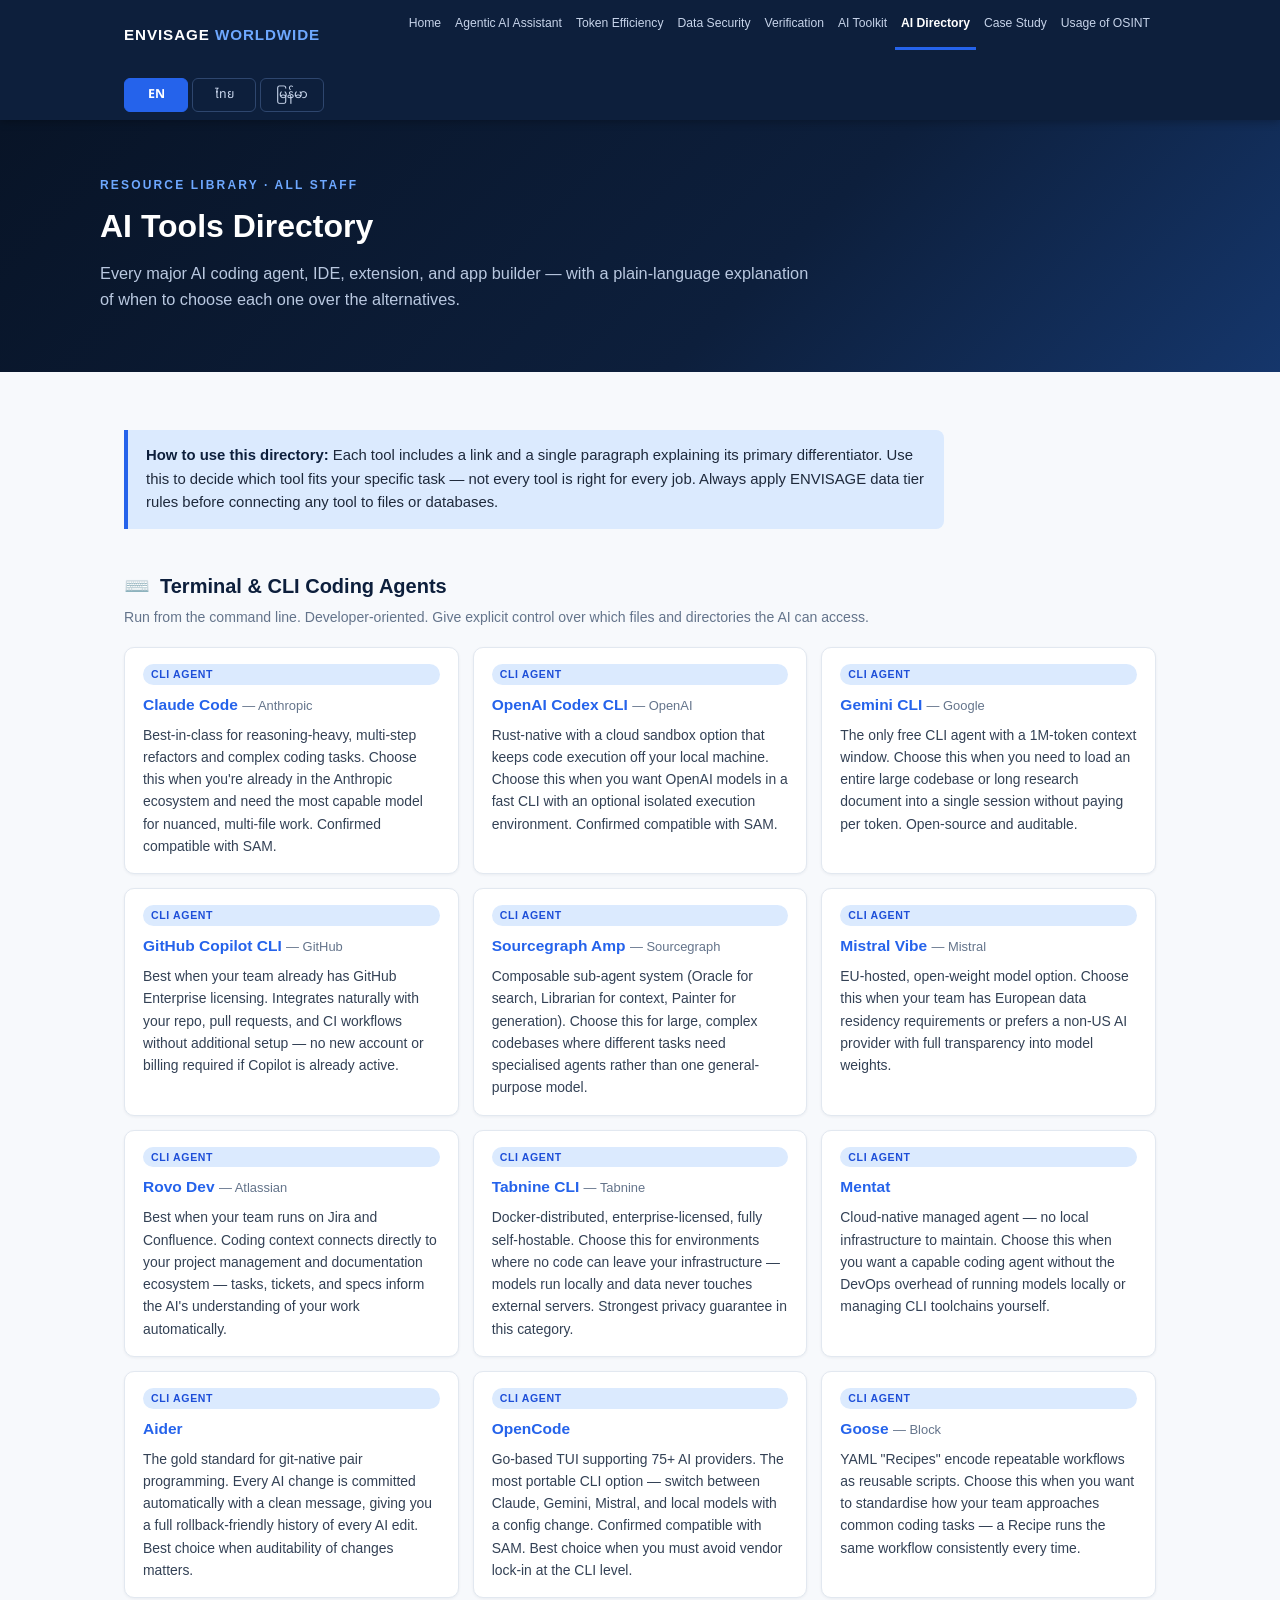
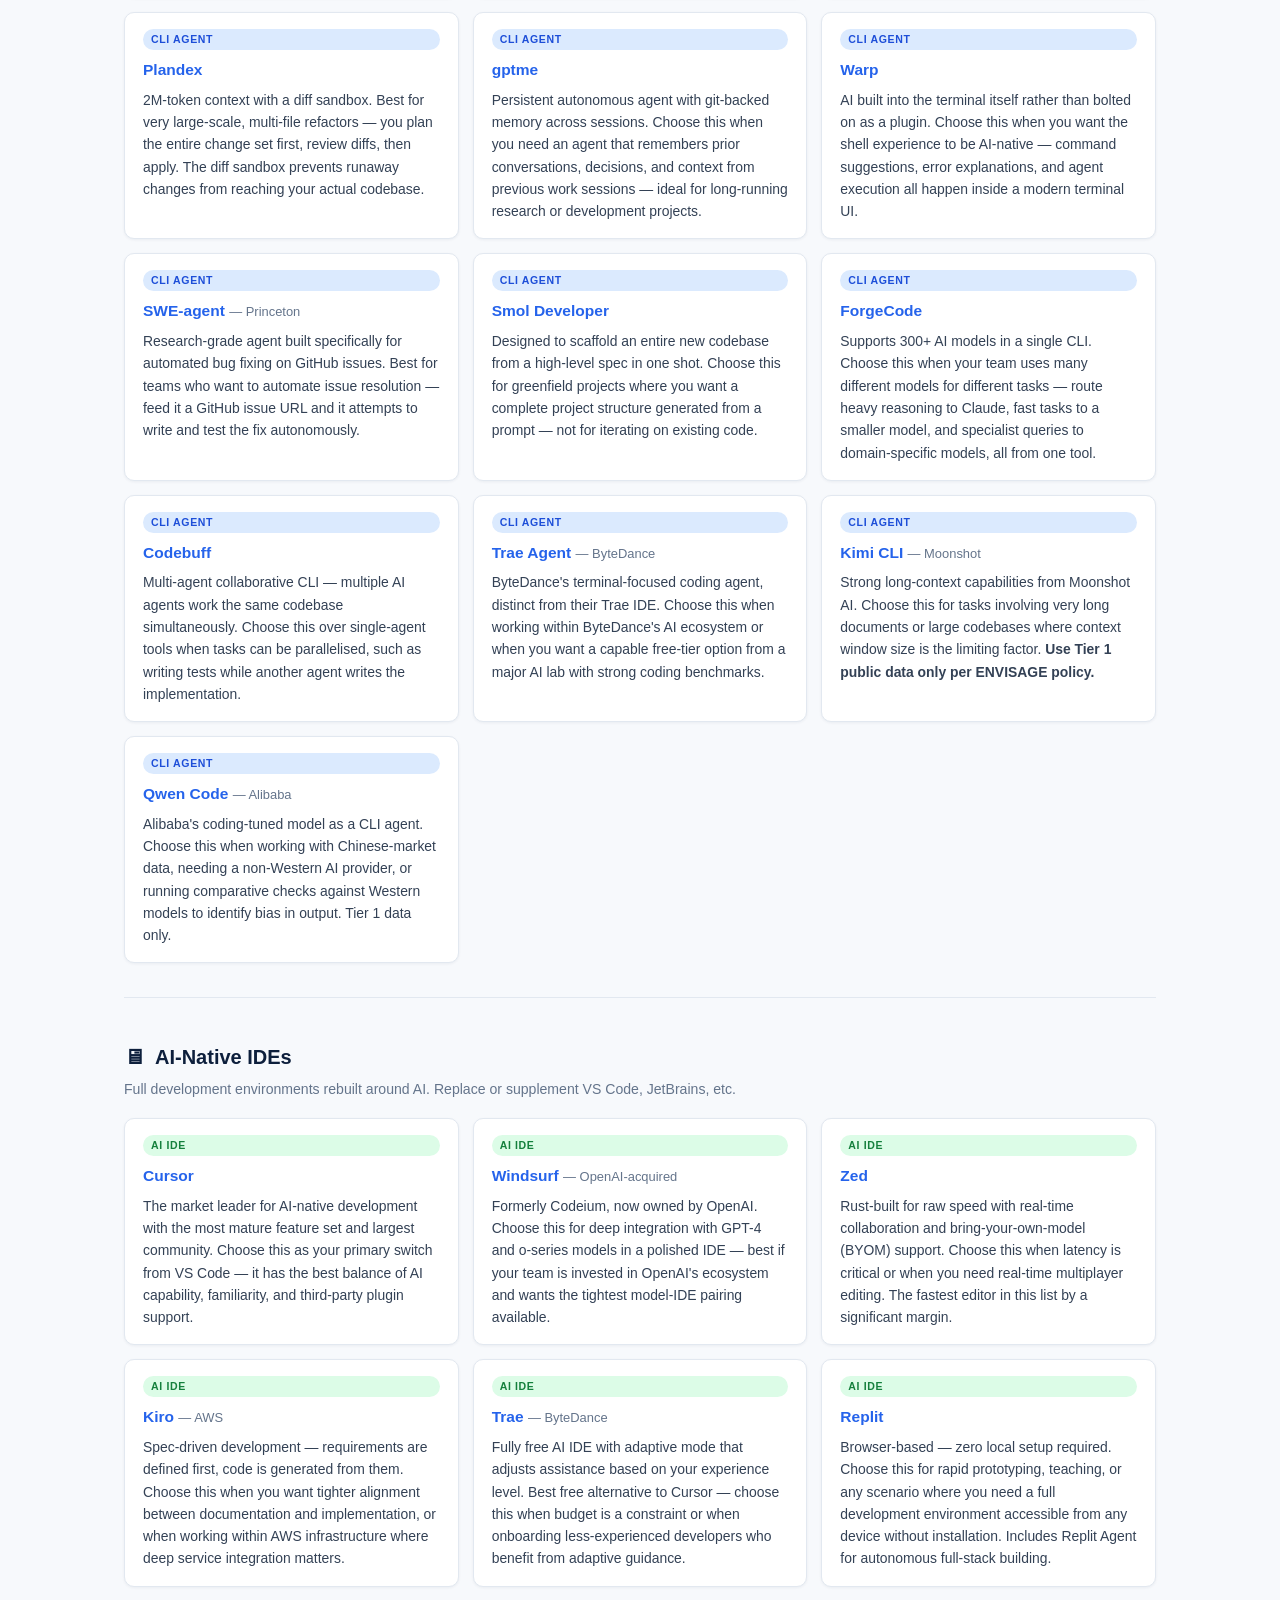
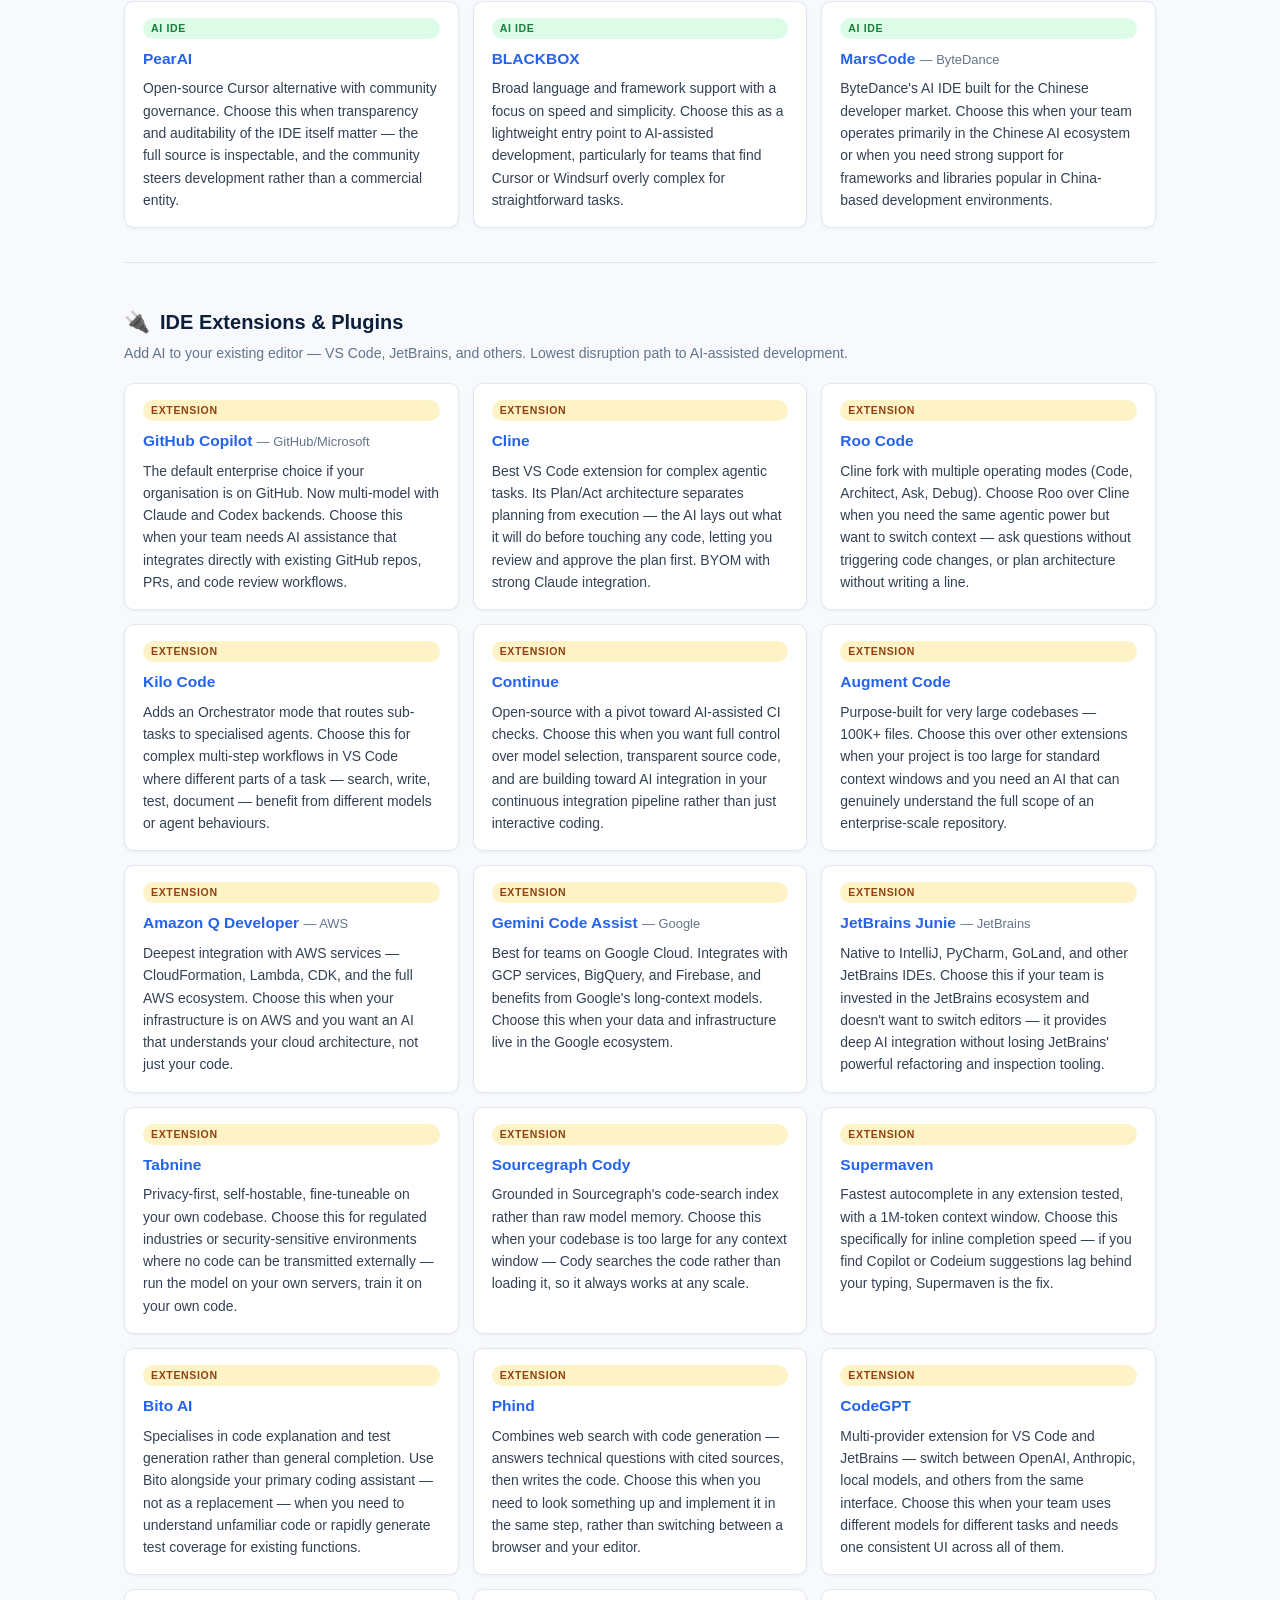
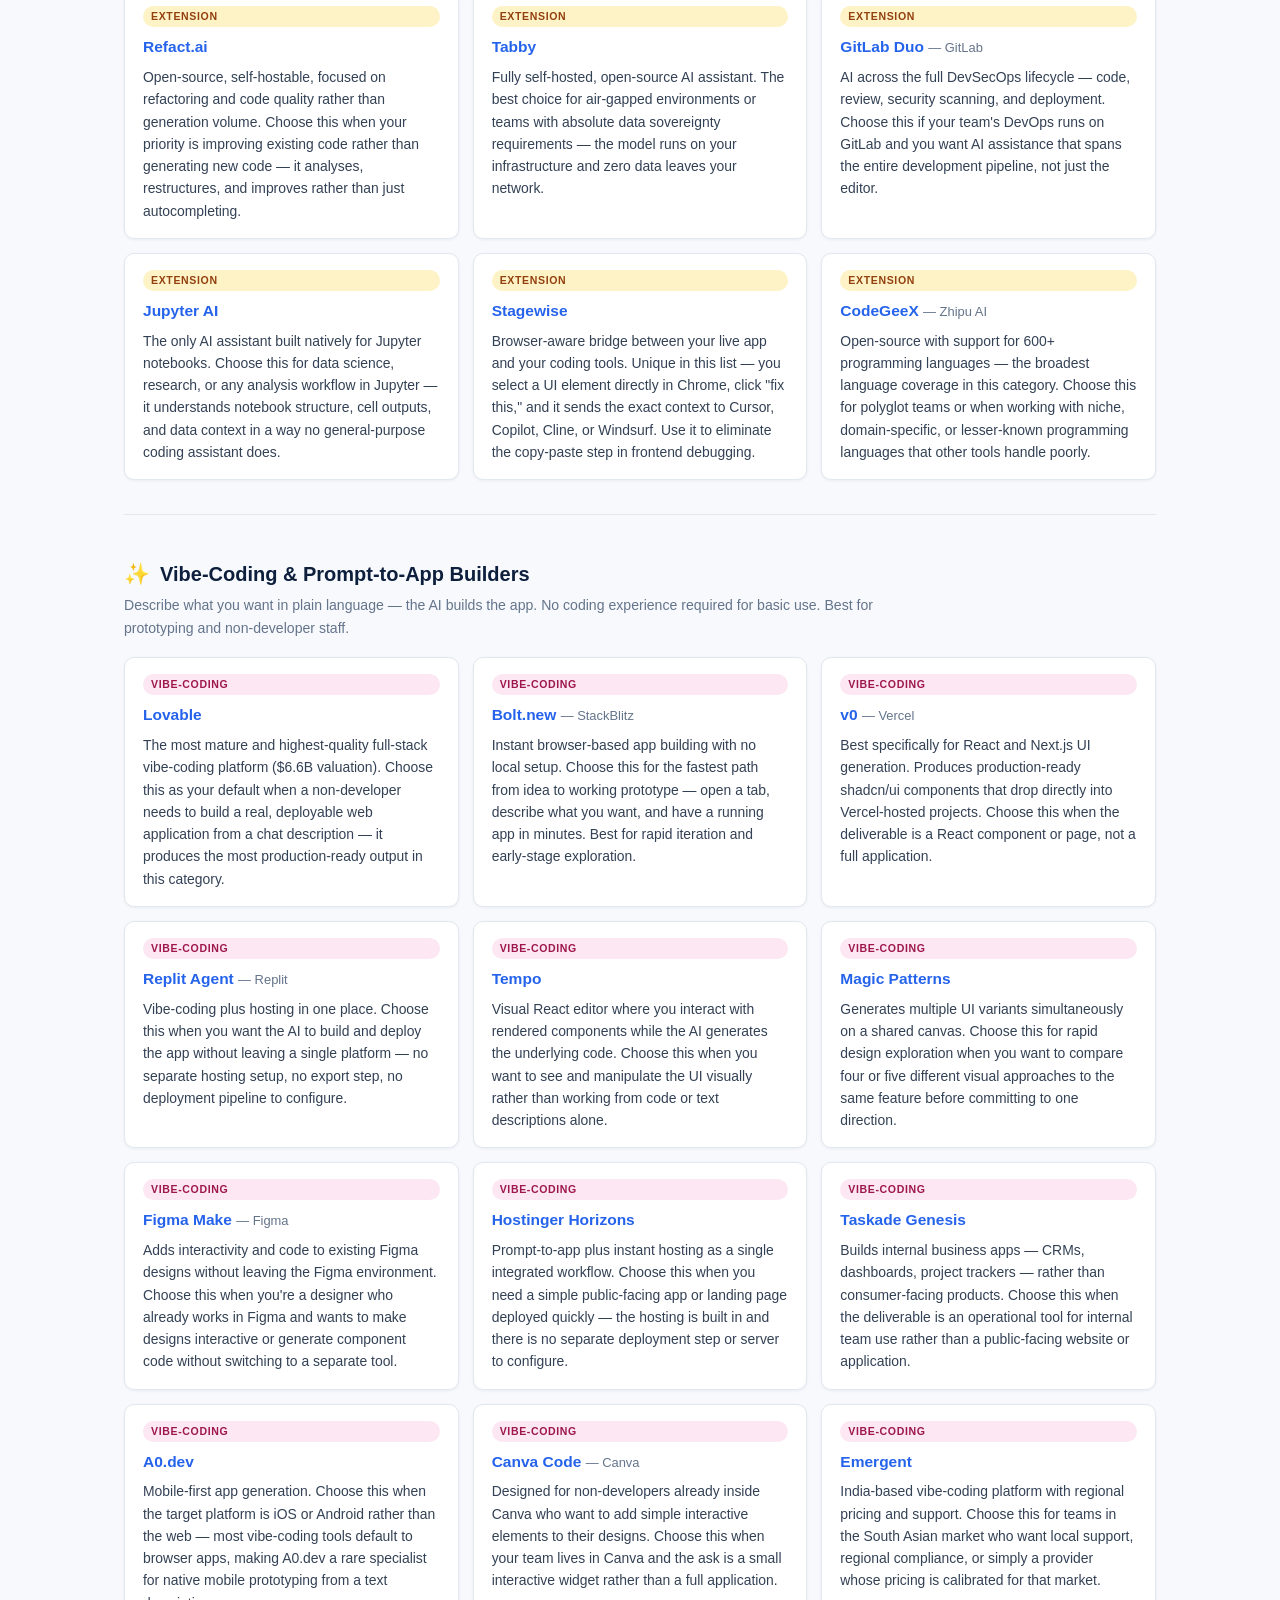
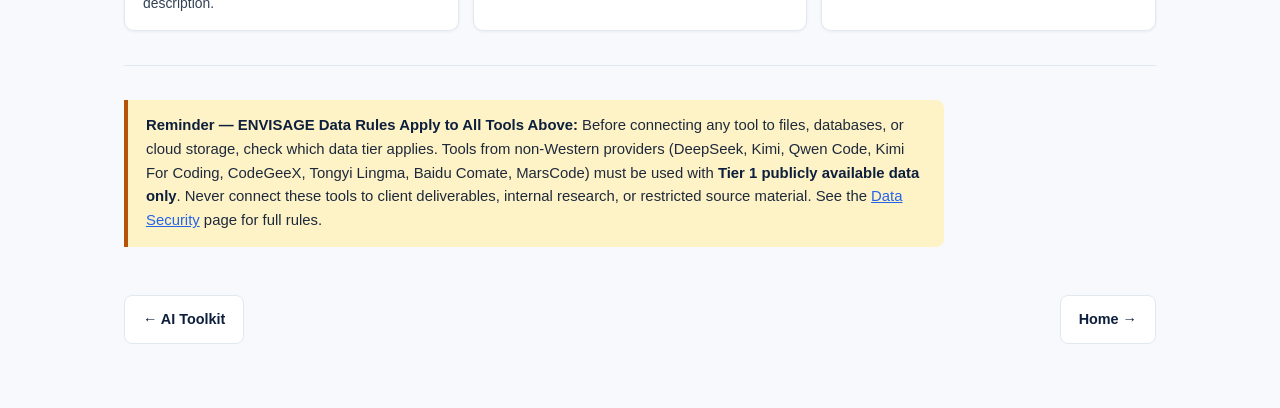
<file: ai-tools-directory.html>
<!DOCTYPE html>
<html lang="en">
<head>
<meta charset="UTF-8">
<meta name="viewport" content="width=device-width,initial-scale=1">
<title>AI Tools Directory — ENVISAGE WORLDWIDE</title>
<link rel="preconnect" href="https://fonts.googleapis.com">
<link href="https://fonts.googleapis.com/css2?family=Noto+Sans+Thai:wght@400;600;700&family=Noto+Sans+Myanmar:wght@400;600;700&display=swap" rel="stylesheet">
<link rel="stylesheet" href="styles.css">
<script src="i18n.js"></script>
<style>
.tool-grid{display:grid;grid-template-columns:repeat(auto-fill,minmax(260px,1fr));gap:14px;margin:18px 0}
.tool-card{background:#fff;border:1px solid var(--border);border-radius:10px;padding:16px 18px;box-shadow:0 1px 3px rgba(13,31,60,.06);display:flex;flex-direction:column;gap:6px}
.tool-card h4{margin:0;font-size:.97rem;color:var(--navy)}
.tool-card h4 a{color:var(--sapphire);text-decoration:none;font-weight:700}
.tool-card h4 a:hover{text-decoration:underline}
.tool-card .why{font-size:.87rem;color:#334155;line-height:1.6;margin:0}
.tool-tag{display:inline-block;font-size:.66rem;font-weight:700;letter-spacing:.06em;text-transform:uppercase;padding:2px 8px;border-radius:999px;margin-bottom:2px}
.tag-cli{background:#dbeafe;color:#1d4ed8}
.tag-ide{background:#dcfce7;color:#15803d}
.tag-ext{background:#fef3c7;color:#92400e}
.tag-vibe{background:#fce7f3;color:#9d174d}
.tag-sam{background:var(--navy);color:#fff}
.cat-heading{color:var(--navy);font-size:1.25rem;margin:32px 0 4px;display:flex;align-items:center;gap:10px}
.cat-heading .cat-icon{font-size:1.3rem}
.cat-sub{color:var(--muted);font-size:.88rem;margin-bottom:14px;max-width:820px}
</style>
</head>
<body>

<nav>
  <div class="nav-inner">
    <a class="brand" href="index.html">ENVISAGE <span>WORLDWIDE</span></a>
    <ul class="nav-links">
      <li><a href="index.html">Home</a></li>
      <li><a href="claude.html">Agentic AI Assistant</a></li>
      <li><a href="token-efficiency.html">Token Efficiency</a></li>
      <li><a href="data-security.html">Data Security</a></li>
      <li><a href="verification.html">Verification</a></li>
      <li><a href="ai-toolkit.html">AI Toolkit</a></li>
      <li><a href="ai-tools-directory.html" class="active">AI Directory</a></li>
      <li><a href="por-case-study.html">Case Study</a></li>
      <li><a href="osint-usage.html">Usage of OSINT</a></li>
    </ul>
    <div class="lang-switch">
      <button data-setlang="en">EN</button>
      <button data-setlang="th">ไทย</button>
      <button data-setlang="my">မြန်မာ</button>
    </div>
  </div>
</nav>

<!-- ===== ENGLISH ===== -->
<div class="lang-section" data-lang="en">
<div class="hero">
  <div class="hero-inner">
    <div class="eyebrow">Resource Library · All Staff</div>
    <h1>AI Tools Directory</h1>
    <p class="lede">Every major AI coding agent, IDE, extension, and app builder — with a plain-language explanation of when to choose each one over the alternatives.</p>
  </div>
</div>
<main>

  <div class="callout">
    <p><strong>How to use this directory:</strong> Each tool includes a link and a single paragraph explaining its primary differentiator. Use this to decide which tool fits your specific task — not every tool is right for every job. Always apply ENVISAGE data tier rules before connecting any tool to files or databases.</p>
  </div>

  <!-- CLI AGENTS -->
  <h2 class="cat-heading"><span class="cat-icon">⌨️</span> Terminal &amp; CLI Coding Agents</h2>
  <p class="cat-sub">Run from the command line. Developer-oriented. Give explicit control over which files and directories the AI can access.</p>
  <div class="tool-grid">

    <div class="tool-card">
      <span class="tool-tag tag-cli">CLI Agent</span>
      <h4><a href="https://www.anthropic.com/claude-code" target="_blank">Claude Code</a> <small style="font-weight:400;color:var(--muted)">— Anthropic</small></h4>
      <p class="why">Best-in-class for reasoning-heavy, multi-step refactors and complex coding tasks. Choose this when you're already in the Anthropic ecosystem and need the most capable model for nuanced, multi-file work. Confirmed compatible with SAM.</p>
    </div>

    <div class="tool-card">
      <span class="tool-tag tag-cli">CLI Agent</span>
      <h4><a href="https://github.com/openai/codex" target="_blank">OpenAI Codex CLI</a> <small style="font-weight:400;color:var(--muted)">— OpenAI</small></h4>
      <p class="why">Rust-native with a cloud sandbox option that keeps code execution off your local machine. Choose this when you want OpenAI models in a fast CLI with an optional isolated execution environment. Confirmed compatible with SAM.</p>
    </div>

    <div class="tool-card">
      <span class="tool-tag tag-cli">CLI Agent</span>
      <h4><a href="https://github.com/google-gemini/gemini-cli" target="_blank">Gemini CLI</a> <small style="font-weight:400;color:var(--muted)">— Google</small></h4>
      <p class="why">The only free CLI agent with a 1M-token context window. Choose this when you need to load an entire large codebase or long research document into a single session without paying per token. Open-source and auditable.</p>
    </div>

    <div class="tool-card">
      <span class="tool-tag tag-cli">CLI Agent</span>
      <h4><a href="https://docs.github.com/en/copilot/using-github-copilot/using-github-copilot-in-the-command-line" target="_blank">GitHub Copilot CLI</a> <small style="font-weight:400;color:var(--muted)">— GitHub</small></h4>
      <p class="why">Best when your team already has GitHub Enterprise licensing. Integrates naturally with your repo, pull requests, and CI workflows without additional setup — no new account or billing required if Copilot is already active.</p>
    </div>

    <div class="tool-card">
      <span class="tool-tag tag-cli">CLI Agent</span>
      <h4><a href="https://sourcegraph.com/amp" target="_blank">Sourcegraph Amp</a> <small style="font-weight:400;color:var(--muted)">— Sourcegraph</small></h4>
      <p class="why">Composable sub-agent system (Oracle for search, Librarian for context, Painter for generation). Choose this for large, complex codebases where different tasks need specialised agents rather than one general-purpose model.</p>
    </div>

    <div class="tool-card">
      <span class="tool-tag tag-cli">CLI Agent</span>
      <h4><a href="https://mistral.ai/" target="_blank">Mistral Vibe</a> <small style="font-weight:400;color:var(--muted)">— Mistral</small></h4>
      <p class="why">EU-hosted, open-weight model option. Choose this when your team has European data residency requirements or prefers a non-US AI provider with full transparency into model weights.</p>
    </div>

    <div class="tool-card">
      <span class="tool-tag tag-cli">CLI Agent</span>
      <h4><a href="https://www.atlassian.com/software/rovo" target="_blank">Rovo Dev</a> <small style="font-weight:400;color:var(--muted)">— Atlassian</small></h4>
      <p class="why">Best when your team runs on Jira and Confluence. Coding context connects directly to your project management and documentation ecosystem — tasks, tickets, and specs inform the AI's understanding of your work automatically.</p>
    </div>

    <div class="tool-card">
      <span class="tool-tag tag-cli">CLI Agent</span>
      <h4><a href="https://www.tabnine.com/" target="_blank">Tabnine CLI</a> <small style="font-weight:400;color:var(--muted)">— Tabnine</small></h4>
      <p class="why">Docker-distributed, enterprise-licensed, fully self-hostable. Choose this for environments where no code can leave your infrastructure — models run locally and data never touches external servers. Strongest privacy guarantee in this category.</p>
    </div>

    <div class="tool-card">
      <span class="tool-tag tag-cli">CLI Agent</span>
      <h4><a href="https://mentat.ai/" target="_blank">Mentat</a></h4>
      <p class="why">Cloud-native managed agent — no local infrastructure to maintain. Choose this when you want a capable coding agent without the DevOps overhead of running models locally or managing CLI toolchains yourself.</p>
    </div>

    <div class="tool-card">
      <span class="tool-tag tag-cli">CLI Agent</span>
      <h4><a href="https://aider.chat/" target="_blank">Aider</a></h4>
      <p class="why">The gold standard for git-native pair programming. Every AI change is committed automatically with a clean message, giving you a full rollback-friendly history of every AI edit. Best choice when auditability of changes matters.</p>
    </div>

    <div class="tool-card">
      <span class="tool-tag tag-cli">CLI Agent</span>
      <h4><a href="https://opencode.ai/" target="_blank">OpenCode</a></h4>
      <p class="why">Go-based TUI supporting 75+ AI providers. The most portable CLI option — switch between Claude, Gemini, Mistral, and local models with a config change. Confirmed compatible with SAM. Best choice when you must avoid vendor lock-in at the CLI level.</p>
    </div>

    <div class="tool-card">
      <span class="tool-tag tag-cli">CLI Agent</span>
      <h4><a href="https://github.com/block/goose" target="_blank">Goose</a> <small style="font-weight:400;color:var(--muted)">— Block</small></h4>
      <p class="why">YAML "Recipes" encode repeatable workflows as reusable scripts. Choose this when you want to standardise how your team approaches common coding tasks — a Recipe runs the same workflow consistently every time.</p>
    </div>

    <div class="tool-card">
      <span class="tool-tag tag-cli">CLI Agent</span>
      <h4><a href="https://plandex.ai/" target="_blank">Plandex</a></h4>
      <p class="why">2M-token context with a diff sandbox. Best for very large-scale, multi-file refactors — you plan the entire change set first, review diffs, then apply. The diff sandbox prevents runaway changes from reaching your actual codebase.</p>
    </div>

    <div class="tool-card">
      <span class="tool-tag tag-cli">CLI Agent</span>
      <h4><a href="https://gptme.org/" target="_blank">gptme</a></h4>
      <p class="why">Persistent autonomous agent with git-backed memory across sessions. Choose this when you need an agent that remembers prior conversations, decisions, and context from previous work sessions — ideal for long-running research or development projects.</p>
    </div>

    <div class="tool-card">
      <span class="tool-tag tag-cli">CLI Agent</span>
      <h4><a href="https://www.warp.dev/" target="_blank">Warp</a></h4>
      <p class="why">AI built into the terminal itself rather than bolted on as a plugin. Choose this when you want the shell experience to be AI-native — command suggestions, error explanations, and agent execution all happen inside a modern terminal UI.</p>
    </div>

    <div class="tool-card">
      <span class="tool-tag tag-cli">CLI Agent</span>
      <h4><a href="https://swe-agent.com/" target="_blank">SWE-agent</a> <small style="font-weight:400;color:var(--muted)">— Princeton</small></h4>
      <p class="why">Research-grade agent built specifically for automated bug fixing on GitHub issues. Best for teams who want to automate issue resolution — feed it a GitHub issue URL and it attempts to write and test the fix autonomously.</p>
    </div>

    <div class="tool-card">
      <span class="tool-tag tag-cli">CLI Agent</span>
      <h4><a href="https://github.com/smol-ai/developer" target="_blank">Smol Developer</a></h4>
      <p class="why">Designed to scaffold an entire new codebase from a high-level spec in one shot. Choose this for greenfield projects where you want a complete project structure generated from a prompt — not for iterating on existing code.</p>
    </div>

    <div class="tool-card">
      <span class="tool-tag tag-cli">CLI Agent</span>
      <h4><a href="https://forgecode.dev/" target="_blank">ForgeCode</a></h4>
      <p class="why">Supports 300+ AI models in a single CLI. Choose this when your team uses many different models for different tasks — route heavy reasoning to Claude, fast tasks to a smaller model, and specialist queries to domain-specific models, all from one tool.</p>
    </div>

    <div class="tool-card">
      <span class="tool-tag tag-cli">CLI Agent</span>
      <h4><a href="https://codebuff.com/" target="_blank">Codebuff</a></h4>
      <p class="why">Multi-agent collaborative CLI — multiple AI agents work the same codebase simultaneously. Choose this over single-agent tools when tasks can be parallelised, such as writing tests while another agent writes the implementation.</p>
    </div>

    <div class="tool-card">
      <span class="tool-tag tag-cli">CLI Agent</span>
      <h4><a href="https://www.trae.ai/" target="_blank">Trae Agent</a> <small style="font-weight:400;color:var(--muted)">— ByteDance</small></h4>
      <p class="why">ByteDance's terminal-focused coding agent, distinct from their Trae IDE. Choose this when working within ByteDance's AI ecosystem or when you want a capable free-tier option from a major AI lab with strong coding benchmarks.</p>
    </div>

    <div class="tool-card">
      <span class="tool-tag tag-cli">CLI Agent</span>
      <h4><a href="https://kimi.moonshot.cn/" target="_blank">Kimi CLI</a> <small style="font-weight:400;color:var(--muted)">— Moonshot</small></h4>
      <p class="why">Strong long-context capabilities from Moonshot AI. Choose this for tasks involving very long documents or large codebases where context window size is the limiting factor. <strong>Use Tier 1 public data only per ENVISAGE policy.</strong></p>
    </div>

    <div class="tool-card">
      <span class="tool-tag tag-cli">CLI Agent</span>
      <h4><a href="https://github.com/QwenLM/qwen-code" target="_blank">Qwen Code</a> <small style="font-weight:400;color:var(--muted)">— Alibaba</small></h4>
      <p class="why">Alibaba's coding-tuned model as a CLI agent. Choose this when working with Chinese-market data, needing a non-Western AI provider, or running comparative checks against Western models to identify bias in output. Tier 1 data only.</p>
    </div>

  </div>

  <hr class="rule">

  <!-- AI-NATIVE IDEs -->
  <h2 class="cat-heading"><span class="cat-icon">🖥</span> AI-Native IDEs</h2>
  <p class="cat-sub">Full development environments rebuilt around AI. Replace or supplement VS Code, JetBrains, etc.</p>
  <div class="tool-grid">

    <div class="tool-card">
      <span class="tool-tag tag-ide">AI IDE</span>
      <h4><a href="https://cursor.com/" target="_blank">Cursor</a></h4>
      <p class="why">The market leader for AI-native development with the most mature feature set and largest community. Choose this as your primary switch from VS Code — it has the best balance of AI capability, familiarity, and third-party plugin support.</p>
    </div>

    <div class="tool-card">
      <span class="tool-tag tag-ide">AI IDE</span>
      <h4><a href="https://windsurf.com/" target="_blank">Windsurf</a> <small style="font-weight:400;color:var(--muted)">— OpenAI-acquired</small></h4>
      <p class="why">Formerly Codeium, now owned by OpenAI. Choose this for deep integration with GPT-4 and o-series models in a polished IDE — best if your team is invested in OpenAI's ecosystem and wants the tightest model-IDE pairing available.</p>
    </div>

    <div class="tool-card">
      <span class="tool-tag tag-ide">AI IDE</span>
      <h4><a href="https://zed.dev/" target="_blank">Zed</a></h4>
      <p class="why">Rust-built for raw speed with real-time collaboration and bring-your-own-model (BYOM) support. Choose this when latency is critical or when you need real-time multiplayer editing. The fastest editor in this list by a significant margin.</p>
    </div>

    <div class="tool-card">
      <span class="tool-tag tag-ide">AI IDE</span>
      <h4><a href="https://kiro.dev/" target="_blank">Kiro</a> <small style="font-weight:400;color:var(--muted)">— AWS</small></h4>
      <p class="why">Spec-driven development — requirements are defined first, code is generated from them. Choose this when you want tighter alignment between documentation and implementation, or when working within AWS infrastructure where deep service integration matters.</p>
    </div>

    <div class="tool-card">
      <span class="tool-tag tag-ide">AI IDE</span>
      <h4><a href="https://www.trae.ai/" target="_blank">Trae</a> <small style="font-weight:400;color:var(--muted)">— ByteDance</small></h4>
      <p class="why">Fully free AI IDE with adaptive mode that adjusts assistance based on your experience level. Best free alternative to Cursor — choose this when budget is a constraint or when onboarding less-experienced developers who benefit from adaptive guidance.</p>
    </div>

    <div class="tool-card">
      <span class="tool-tag tag-ide">AI IDE</span>
      <h4><a href="https://replit.com/" target="_blank">Replit</a></h4>
      <p class="why">Browser-based — zero local setup required. Choose this for rapid prototyping, teaching, or any scenario where you need a full development environment accessible from any device without installation. Includes Replit Agent for autonomous full-stack building.</p>
    </div>

    <div class="tool-card">
      <span class="tool-tag tag-ide">AI IDE</span>
      <h4><a href="https://trypear.ai/" target="_blank">PearAI</a></h4>
      <p class="why">Open-source Cursor alternative with community governance. Choose this when transparency and auditability of the IDE itself matter — the full source is inspectable, and the community steers development rather than a commercial entity.</p>
    </div>

    <div class="tool-card">
      <span class="tool-tag tag-ide">AI IDE</span>
      <h4><a href="https://www.blackbox.ai/" target="_blank">BLACKBOX</a></h4>
      <p class="why">Broad language and framework support with a focus on speed and simplicity. Choose this as a lightweight entry point to AI-assisted development, particularly for teams that find Cursor or Windsurf overly complex for straightforward tasks.</p>
    </div>

    <div class="tool-card">
      <span class="tool-tag tag-ide">AI IDE</span>
      <h4><a href="https://www.marscode.com/" target="_blank">MarsCode</a> <small style="font-weight:400;color:var(--muted)">— ByteDance</small></h4>
      <p class="why">ByteDance's AI IDE built for the Chinese developer market. Choose this when your team operates primarily in the Chinese AI ecosystem or when you need strong support for frameworks and libraries popular in China-based development environments.</p>
    </div>

  </div>

  <hr class="rule">

  <!-- IDE EXTENSIONS -->
  <h2 class="cat-heading"><span class="cat-icon">🔌</span> IDE Extensions &amp; Plugins</h2>
  <p class="cat-sub">Add AI to your existing editor — VS Code, JetBrains, and others. Lowest disruption path to AI-assisted development.</p>
  <div class="tool-grid">

    <div class="tool-card">
      <span class="tool-tag tag-ext">Extension</span>
      <h4><a href="https://github.com/features/copilot" target="_blank">GitHub Copilot</a> <small style="font-weight:400;color:var(--muted)">— GitHub/Microsoft</small></h4>
      <p class="why">The default enterprise choice if your organisation is on GitHub. Now multi-model with Claude and Codex backends. Choose this when your team needs AI assistance that integrates directly with existing GitHub repos, PRs, and code review workflows.</p>
    </div>

    <div class="tool-card">
      <span class="tool-tag tag-ext">Extension</span>
      <h4><a href="https://cline.bot/" target="_blank">Cline</a></h4>
      <p class="why">Best VS Code extension for complex agentic tasks. Its Plan/Act architecture separates planning from execution — the AI lays out what it will do before touching any code, letting you review and approve the plan first. BYOM with strong Claude integration.</p>
    </div>

    <div class="tool-card">
      <span class="tool-tag tag-ext">Extension</span>
      <h4><a href="https://roocode.com/" target="_blank">Roo Code</a></h4>
      <p class="why">Cline fork with multiple operating modes (Code, Architect, Ask, Debug). Choose Roo over Cline when you need the same agentic power but want to switch context — ask questions without triggering code changes, or plan architecture without writing a line.</p>
    </div>

    <div class="tool-card">
      <span class="tool-tag tag-ext">Extension</span>
      <h4><a href="https://kilocode.ai/" target="_blank">Kilo Code</a></h4>
      <p class="why">Adds an Orchestrator mode that routes sub-tasks to specialised agents. Choose this for complex multi-step workflows in VS Code where different parts of a task — search, write, test, document — benefit from different models or agent behaviours.</p>
    </div>

    <div class="tool-card">
      <span class="tool-tag tag-ext">Extension</span>
      <h4><a href="https://continue.dev/" target="_blank">Continue</a></h4>
      <p class="why">Open-source with a pivot toward AI-assisted CI checks. Choose this when you want full control over model selection, transparent source code, and are building toward AI integration in your continuous integration pipeline rather than just interactive coding.</p>
    </div>

    <div class="tool-card">
      <span class="tool-tag tag-ext">Extension</span>
      <h4><a href="https://augmentcode.com/" target="_blank">Augment Code</a></h4>
      <p class="why">Purpose-built for very large codebases — 100K+ files. Choose this over other extensions when your project is too large for standard context windows and you need an AI that can genuinely understand the full scope of an enterprise-scale repository.</p>
    </div>

    <div class="tool-card">
      <span class="tool-tag tag-ext">Extension</span>
      <h4><a href="https://aws.amazon.com/q/developer/" target="_blank">Amazon Q Developer</a> <small style="font-weight:400;color:var(--muted)">— AWS</small></h4>
      <p class="why">Deepest integration with AWS services — CloudFormation, Lambda, CDK, and the full AWS ecosystem. Choose this when your infrastructure is on AWS and you want an AI that understands your cloud architecture, not just your code.</p>
    </div>

    <div class="tool-card">
      <span class="tool-tag tag-ext">Extension</span>
      <h4><a href="https://cloud.google.com/gemini/docs/codeassist/overview" target="_blank">Gemini Code Assist</a> <small style="font-weight:400;color:var(--muted)">— Google</small></h4>
      <p class="why">Best for teams on Google Cloud. Integrates with GCP services, BigQuery, and Firebase, and benefits from Google's long-context models. Choose this when your data and infrastructure live in the Google ecosystem.</p>
    </div>

    <div class="tool-card">
      <span class="tool-tag tag-ext">Extension</span>
      <h4><a href="https://www.jetbrains.com/junie/" target="_blank">JetBrains Junie</a> <small style="font-weight:400;color:var(--muted)">— JetBrains</small></h4>
      <p class="why">Native to IntelliJ, PyCharm, GoLand, and other JetBrains IDEs. Choose this if your team is invested in the JetBrains ecosystem and doesn't want to switch editors — it provides deep AI integration without losing JetBrains' powerful refactoring and inspection tooling.</p>
    </div>

    <div class="tool-card">
      <span class="tool-tag tag-ext">Extension</span>
      <h4><a href="https://www.tabnine.com/" target="_blank">Tabnine</a></h4>
      <p class="why">Privacy-first, self-hostable, fine-tuneable on your own codebase. Choose this for regulated industries or security-sensitive environments where no code can be transmitted externally — run the model on your own servers, train it on your own code.</p>
    </div>

    <div class="tool-card">
      <span class="tool-tag tag-ext">Extension</span>
      <h4><a href="https://sourcegraph.com/cody" target="_blank">Sourcegraph Cody</a></h4>
      <p class="why">Grounded in Sourcegraph's code-search index rather than raw model memory. Choose this when your codebase is too large for any context window — Cody searches the code rather than loading it, so it always works at any scale.</p>
    </div>

    <div class="tool-card">
      <span class="tool-tag tag-ext">Extension</span>
      <h4><a href="https://supermaven.com/" target="_blank">Supermaven</a></h4>
      <p class="why">Fastest autocomplete in any extension tested, with a 1M-token context window. Choose this specifically for inline completion speed — if you find Copilot or Codeium suggestions lag behind your typing, Supermaven is the fix.</p>
    </div>

    <div class="tool-card">
      <span class="tool-tag tag-ext">Extension</span>
      <h4><a href="https://bito.ai/" target="_blank">Bito AI</a></h4>
      <p class="why">Specialises in code explanation and test generation rather than general completion. Use Bito alongside your primary coding assistant — not as a replacement — when you need to understand unfamiliar code or rapidly generate test coverage for existing functions.</p>
    </div>

    <div class="tool-card">
      <span class="tool-tag tag-ext">Extension</span>
      <h4><a href="https://www.phind.com/" target="_blank">Phind</a></h4>
      <p class="why">Combines web search with code generation — answers technical questions with cited sources, then writes the code. Choose this when you need to look something up and implement it in the same step, rather than switching between a browser and your editor.</p>
    </div>

    <div class="tool-card">
      <span class="tool-tag tag-ext">Extension</span>
      <h4><a href="https://codegpt.co/" target="_blank">CodeGPT</a></h4>
      <p class="why">Multi-provider extension for VS Code and JetBrains — switch between OpenAI, Anthropic, local models, and others from the same interface. Choose this when your team uses different models for different tasks and needs one consistent UI across all of them.</p>
    </div>

    <div class="tool-card">
      <span class="tool-tag tag-ext">Extension</span>
      <h4><a href="https://refact.ai/" target="_blank">Refact.ai</a></h4>
      <p class="why">Open-source, self-hostable, focused on refactoring and code quality rather than generation volume. Choose this when your priority is improving existing code rather than generating new code — it analyses, restructures, and improves rather than just autocompleting.</p>
    </div>

    <div class="tool-card">
      <span class="tool-tag tag-ext">Extension</span>
      <h4><a href="https://tabby.tabbyml.com/" target="_blank">Tabby</a></h4>
      <p class="why">Fully self-hosted, open-source AI assistant. The best choice for air-gapped environments or teams with absolute data sovereignty requirements — the model runs on your infrastructure and zero data leaves your network.</p>
    </div>

    <div class="tool-card">
      <span class="tool-tag tag-ext">Extension</span>
      <h4><a href="https://about.gitlab.com/gitlab-duo/" target="_blank">GitLab Duo</a> <small style="font-weight:400;color:var(--muted)">— GitLab</small></h4>
      <p class="why">AI across the full DevSecOps lifecycle — code, review, security scanning, and deployment. Choose this if your team's DevOps runs on GitLab and you want AI assistance that spans the entire development pipeline, not just the editor.</p>
    </div>

    <div class="tool-card">
      <span class="tool-tag tag-ext">Extension</span>
      <h4><a href="https://jupyter-ai.readthedocs.io/" target="_blank">Jupyter AI</a></h4>
      <p class="why">The only AI assistant built natively for Jupyter notebooks. Choose this for data science, research, or any analysis workflow in Jupyter — it understands notebook structure, cell outputs, and data context in a way no general-purpose coding assistant does.</p>
    </div>

    <div class="tool-card">
      <span class="tool-tag tag-ext">Extension</span>
      <h4><a href="https://stagewise.io/" target="_blank">Stagewise</a></h4>
      <p class="why">Browser-aware bridge between your live app and your coding tools. Unique in this list — you select a UI element directly in Chrome, click "fix this," and it sends the exact context to Cursor, Copilot, Cline, or Windsurf. Use it to eliminate the copy-paste step in frontend debugging.</p>
    </div>

    <div class="tool-card">
      <span class="tool-tag tag-ext">Extension</span>
      <h4><a href="https://codegeex.cn/" target="_blank">CodeGeeX</a> <small style="font-weight:400;color:var(--muted)">— Zhipu AI</small></h4>
      <p class="why">Open-source with support for 600+ programming languages — the broadest language coverage in this category. Choose this for polyglot teams or when working with niche, domain-specific, or lesser-known programming languages that other tools handle poorly.</p>
    </div>

  </div>

  <hr class="rule">

  <!-- VIBE-CODING -->
  <h2 class="cat-heading"><span class="cat-icon">✨</span> Vibe-Coding &amp; Prompt-to-App Builders</h2>
  <p class="cat-sub">Describe what you want in plain language — the AI builds the app. No coding experience required for basic use. Best for prototyping and non-developer staff.</p>
  <div class="tool-grid">

    <div class="tool-card">
      <span class="tool-tag tag-vibe">Vibe-Coding</span>
      <h4><a href="https://lovable.dev/" target="_blank">Lovable</a></h4>
      <p class="why">The most mature and highest-quality full-stack vibe-coding platform ($6.6B valuation). Choose this as your default when a non-developer needs to build a real, deployable web application from a chat description — it produces the most production-ready output in this category.</p>
    </div>

    <div class="tool-card">
      <span class="tool-tag tag-vibe">Vibe-Coding</span>
      <h4><a href="https://bolt.new/" target="_blank">Bolt.new</a> <small style="font-weight:400;color:var(--muted)">— StackBlitz</small></h4>
      <p class="why">Instant browser-based app building with no local setup. Choose this for the fastest path from idea to working prototype — open a tab, describe what you want, and have a running app in minutes. Best for rapid iteration and early-stage exploration.</p>
    </div>

    <div class="tool-card">
      <span class="tool-tag tag-vibe">Vibe-Coding</span>
      <h4><a href="https://v0.dev/" target="_blank">v0</a> <small style="font-weight:400;color:var(--muted)">— Vercel</small></h4>
      <p class="why">Best specifically for React and Next.js UI generation. Produces production-ready shadcn/ui components that drop directly into Vercel-hosted projects. Choose this when the deliverable is a React component or page, not a full application.</p>
    </div>

    <div class="tool-card">
      <span class="tool-tag tag-vibe">Vibe-Coding</span>
      <h4><a href="https://replit.com/" target="_blank">Replit Agent</a> <small style="font-weight:400;color:var(--muted)">— Replit</small></h4>
      <p class="why">Vibe-coding plus hosting in one place. Choose this when you want the AI to build and deploy the app without leaving a single platform — no separate hosting setup, no export step, no deployment pipeline to configure.</p>
    </div>

    <div class="tool-card">
      <span class="tool-tag tag-vibe">Vibe-Coding</span>
      <h4><a href="https://tempo.new/" target="_blank">Tempo</a></h4>
      <p class="why">Visual React editor where you interact with rendered components while the AI generates the underlying code. Choose this when you want to see and manipulate the UI visually rather than working from code or text descriptions alone.</p>
    </div>

    <div class="tool-card">
      <span class="tool-tag tag-vibe">Vibe-Coding</span>
      <h4><a href="https://www.magicpatterns.com/" target="_blank">Magic Patterns</a></h4>
      <p class="why">Generates multiple UI variants simultaneously on a shared canvas. Choose this for rapid design exploration when you want to compare four or five different visual approaches to the same feature before committing to one direction.</p>
    </div>

    <div class="tool-card">
      <span class="tool-tag tag-vibe">Vibe-Coding</span>
      <h4><a href="https://www.figma.com/make/" target="_blank">Figma Make</a> <small style="font-weight:400;color:var(--muted)">— Figma</small></h4>
      <p class="why">Adds interactivity and code to existing Figma designs without leaving the Figma environment. Choose this when you're a designer who already works in Figma and wants to make designs interactive or generate component code without switching to a separate tool.</p>
    </div>

    <div class="tool-card">
      <span class="tool-tag tag-vibe">Vibe-Coding</span>
      <h4><a href="https://www.hostinger.com/horizons" target="_blank">Hostinger Horizons</a></h4>
      <p class="why">Prompt-to-app plus instant hosting as a single integrated workflow. Choose this when you need a simple public-facing app or landing page deployed quickly — the hosting is built in and there is no separate deployment step or server to configure.</p>
    </div>

    <div class="tool-card">
      <span class="tool-tag tag-vibe">Vibe-Coding</span>
      <h4><a href="https://www.taskade.com/" target="_blank">Taskade Genesis</a></h4>
      <p class="why">Builds internal business apps — CRMs, dashboards, project trackers — rather than consumer-facing products. Choose this when the deliverable is an operational tool for internal team use rather than a public-facing website or application.</p>
    </div>

    <div class="tool-card">
      <span class="tool-tag tag-vibe">Vibe-Coding</span>
      <h4><a href="https://a0.dev/" target="_blank">A0.dev</a></h4>
      <p class="why">Mobile-first app generation. Choose this when the target platform is iOS or Android rather than the web — most vibe-coding tools default to browser apps, making A0.dev a rare specialist for native mobile prototyping from a text description.</p>
    </div>

    <div class="tool-card">
      <span class="tool-tag tag-vibe">Vibe-Coding</span>
      <h4><a href="https://www.canva.com/" target="_blank">Canva Code</a> <small style="font-weight:400;color:var(--muted)">— Canva</small></h4>
      <p class="why">Designed for non-developers already inside Canva who want to add simple interactive elements to their designs. Choose this when your team lives in Canva and the ask is a small interactive widget rather than a full application.</p>
    </div>

    <div class="tool-card">
      <span class="tool-tag tag-vibe">Vibe-Coding</span>
      <h4><a href="https://emergent.sh/" target="_blank">Emergent</a></h4>
      <p class="why">India-based vibe-coding platform with regional pricing and support. Choose this for teams in the South Asian market who want local support, regional compliance, or simply a provider whose pricing is calibrated for that market.</p>
    </div>

  </div>

  <hr class="rule">
  <div class="callout warn">
    <p><strong>Reminder — ENVISAGE Data Rules Apply to All Tools Above:</strong> Before connecting any tool to files, databases, or cloud storage, check which data tier applies. Tools from non-Western providers (DeepSeek, Kimi, Qwen Code, Kimi For Coding, CodeGeeX, Tongyi Lingma, Baidu Comate, MarsCode) must be used with <strong>Tier 1 publicly available data only</strong>. Never connect these tools to client deliverables, internal research, or restricted source material. See the <a href="data-security.html">Data Security</a> page for full rules.</p>
  </div>

  <div class="pager">
    <a href="ai-toolkit.html">← AI Toolkit</a>
    <a href="index.html">Home →</a>
  </div>
</main>
</div><!-- /en -->


<!-- ===== THAI ===== -->
<div class="lang-section" data-lang="th">
<div class="hero">
  <div class="hero-inner">
    <div class="eyebrow">คลังทรัพยากร · เจ้าหน้าที่ทุกคน</div>
    <h1>ไดเร็กทอรีเครื่องมือ AI</h1>
    <p class="lede">ตัวแทน AI สำหรับการเขียนโค้ด, IDE, ส่วนขยาย และตัวสร้างแอปทุกตัว — พร้อมคำอธิบายภาษาธรรมดาว่าเมื่อใดควรเลือกแต่ละตัวแทนทางเลือกอื่น</p>
  </div>
</div>
<main>

  <div class="callout">
    <p><strong>วิธีใช้ไดเร็กทอรีนี้:</strong> แต่ละเครื่องมือมีลิงก์และย่อหน้าเดียวที่อธิบายสิ่งที่แตกต่างหลักของมัน ใช้สิ่งนี้เพื่อตัดสินใจว่าเครื่องมือใดเหมาะกับงานเฉพาะของคุณ ปฏิบัติตามกฎระดับข้อมูลของ ENVISAGE ก่อนเชื่อมต่อเครื่องมือใดกับไฟล์หรือฐานข้อมูล</p>
  </div>

  <h2 class="cat-heading"><span class="cat-icon">⌨️</span> ตัวแทน CLI สำหรับเขียนโค้ด</h2>
  <p class="cat-sub">ทำงานจากบรรทัดคำสั่ง เหมาะสำหรับนักพัฒนา ให้การควบคุมที่ชัดเจนว่าไฟล์และไดเร็กทอรีใดที่ AI สามารถเข้าถึงได้</p>
  <div class="tool-grid">

    <div class="tool-card"><span class="tool-tag tag-cli">CLI Agent</span><h4><a href="https://www.anthropic.com/claude-code" target="_blank">Claude Code</a></h4><p class="why">ดีที่สุดสำหรับงานเขียนโค้ดที่ซับซ้อนและต้องการการใช้เหตุผลหลายขั้นตอน เลือกนี้เมื่อคุณอยู่ในระบบนิเวศ Anthropic และต้องการโมเดลที่มีความสามารถมากที่สุดสำหรับงานหลายไฟล์ ยืนยันว่าใช้งานร่วมกับ SAM ได้</p></div>

    <div class="tool-card"><span class="tool-tag tag-cli">CLI Agent</span><h4><a href="https://github.com/openai/codex" target="_blank">OpenAI Codex CLI</a></h4><p class="why">Rust-native พร้อมตัวเลือก cloud sandbox ที่รักษาการรันโค้ดออกจากเครื่องของคุณ เลือกนี้เมื่อต้องการโมเดล OpenAI ใน CLI ที่เร็วพร้อมสภาพแวดล้อมการรันแบบแยกส่วน</p></div>

    <div class="tool-card"><span class="tool-tag tag-cli">CLI Agent</span><h4><a href="https://github.com/google-gemini/gemini-cli" target="_blank">Gemini CLI</a></h4><p class="why">CLI agent ฟรีเดียวที่มี context window 1 ล้านโทเคน เลือกนี้เมื่อต้องโหลด codebase ขนาดใหญ่หรือเอกสารวิจัยยาวๆ ทั้งหมดในเซสชันเดียว โอเพนซอร์สและตรวจสอบได้</p></div>

    <div class="tool-card"><span class="tool-tag tag-cli">CLI Agent</span><h4><a href="https://docs.github.com/en/copilot/using-github-copilot/using-github-copilot-in-the-command-line" target="_blank">GitHub Copilot CLI</a></h4><p class="why">ดีที่สุดเมื่อทีมมี GitHub Enterprise licensing อยู่แล้ว ผสานรวมกับ repo, pull request และ CI workflow ได้อย่างเป็นธรรมชาติโดยไม่ต้องตั้งค่าเพิ่มเติม</p></div>

    <div class="tool-card"><span class="tool-tag tag-cli">CLI Agent</span><h4><a href="https://sourcegraph.com/amp" target="_blank">Sourcegraph Amp</a></h4><p class="why">ระบบ sub-agent แบบประกอบได้ (Oracle สำหรับค้นหา, Librarian สำหรับบริบท, Painter สำหรับสร้าง) เลือกนี้สำหรับ codebase ขนาดใหญ่ที่ต้องการตัวแทนเฉพาะทางสำหรับงานต่างกัน</p></div>

    <div class="tool-card"><span class="tool-tag tag-cli">CLI Agent</span><h4><a href="https://mistral.ai/" target="_blank">Mistral Vibe</a></h4><p class="why">โฮสต์ในยุโรป พร้อมตัวเลือกโมเดล open-weight เลือกนี้เมื่อทีมมีข้อกำหนดการจัดเก็บข้อมูลในยุโรปหรือต้องการผู้ให้บริการ AI ที่ไม่ใช่สหรัฐอเมริกา</p></div>

    <div class="tool-card"><span class="tool-tag tag-cli">CLI Agent</span><h4><a href="https://www.atlassian.com/software/rovo" target="_blank">Rovo Dev</a></h4><p class="why">ดีที่สุดเมื่อทีมใช้ Jira และ Confluence บริบทการเขียนโค้ดเชื่อมต่อกับระบบการจัดการโครงการและเอกสารโดยตรง</p></div>

    <div class="tool-card"><span class="tool-tag tag-cli">CLI Agent</span><h4><a href="https://www.tabnine.com/" target="_blank">Tabnine CLI</a></h4><p class="why">กระจาย Docker ได้ โฮสต์เองได้อย่างสมบูรณ์ เลือกนี้สำหรับสภาพแวดล้อมที่ไม่มีโค้ดออกจากโครงสร้างพื้นฐานของคุณ — โมเดลทำงานในเซิร์ฟเวอร์ของคุณเอง</p></div>

    <div class="tool-card"><span class="tool-tag tag-cli">CLI Agent</span><h4><a href="https://aider.chat/" target="_blank">Aider</a></h4><p class="why">มาตรฐานทองคำสำหรับการเขียนโปรแกรมคู่แบบ git-native ทุกการเปลี่ยนแปลง AI จะถูก commit โดยอัตโนมัติ เลือกนี้เมื่อความสามารถตรวจสอบการเปลี่ยนแปลงมีความสำคัญ</p></div>

    <div class="tool-card"><span class="tool-tag tag-cli">CLI Agent</span><h4><a href="https://opencode.ai/" target="_blank">OpenCode</a></h4><p class="why">TUI แบบ Go รองรับผู้ให้บริการ 75+ ราย ตัวเลือก CLI ที่พกพาได้มากที่สุด — สลับระหว่าง Claude, Gemini, Mistral และโมเดลท้องถิ่นได้ด้วยการเปลี่ยนการตั้งค่า ยืนยันว่าใช้งานร่วมกับ SAM ได้</p></div>

    <div class="tool-card"><span class="tool-tag tag-cli">CLI Agent</span><h4><a href="https://github.com/block/goose" target="_blank">Goose</a></h4><p class="why">"Recipes" YAML เข้ารหัส workflow ที่ทำซ้ำได้เป็นสคริปต์ที่ใช้ซ้ำได้ เลือกนี้เมื่อต้องการกำหนดมาตรฐานวิธีที่ทีมของคุณเข้าถึงงานเขียนโค้ดทั่วไป</p></div>

    <div class="tool-card"><span class="tool-tag tag-cli">CLI Agent</span><h4><a href="https://plandex.ai/" target="_blank">Plandex</a></h4><p class="why">Context 2 ล้านโทเคนพร้อม diff sandbox ดีที่สุดสำหรับการ refactor หลายไฟล์ขนาดใหญ่ — วางแผนชุดการเปลี่ยนแปลงทั้งหมดก่อน ตรวจสอบ diff แล้วจึง apply</p></div>

    <div class="tool-card"><span class="tool-tag tag-cli">CLI Agent</span><h4><a href="https://gptme.org/" target="_blank">gptme</a></h4><p class="why">ตัวแทนอิสระที่มี memory แบบ git-backed ข้ามเซสชัน เลือกนี้เมื่อต้องการตัวแทนที่จดจำบทสนทนาก่อนหน้าและการตัดสินใจจากเซสชันงานก่อนหน้า</p></div>

    <div class="tool-card"><span class="tool-tag tag-cli">CLI Agent</span><h4><a href="https://www.warp.dev/" target="_blank">Warp</a></h4><p class="why">AI ถูกสร้างไว้ใน terminal เองแทนที่จะเป็น plugin เสริม เลือกนี้เมื่อต้องการประสบการณ์ shell ที่ AI-native ตั้งแต่ต้น</p></div>

    <div class="tool-card"><span class="tool-tag tag-cli">CLI Agent</span><h4><a href="https://swe-agent.com/" target="_blank">SWE-agent</a></h4><p class="why">ตัวแทนระดับวิจัยที่สร้างมาเพื่อแก้ไขข้อบกพร่องอัตโนมัติใน GitHub issues เลือกนี้เพื่อพยายามระบุและแก้ไขปัญหาโดยอัตโนมัติ</p></div>

    <div class="tool-card"><span class="tool-tag tag-cli">CLI Agent</span><h4><a href="https://forgecode.dev/" target="_blank">ForgeCode</a></h4><p class="why">รองรับโมเดล 300+ ตัวใน CLI เดียว เลือกนี้เมื่อทีมใช้หลายโมเดลสำหรับงานต่างกัน — จัดเส้นทางงานหนักไปยัง Claude, งานเร็วไปยังโมเดลเล็ก</p></div>

    <div class="tool-card"><span class="tool-tag tag-cli">CLI Agent</span><h4><a href="https://codebuff.com/" target="_blank">Codebuff</a></h4><p class="why">CLI แบบหลาย-agent ที่ทำงานร่วมกัน ตัวแทน AI หลายตัวทำงานบน codebase เดียวกันพร้อมกัน เลือกนี้เมื่องานสามารถทำแบบขนานได้</p></div>

    <div class="tool-card"><span class="tool-tag tag-cli">CLI Agent</span><h4><a href="https://kimi.moonshot.cn/" target="_blank">Kimi CLI</a></h4><p class="why">ความสามารถ context ยาวจาก Moonshot AI เลือกนี้สำหรับงานที่เกี่ยวข้องกับเอกสารยาวมากหรือ codebase ขนาดใหญ่ <strong>ใช้เฉพาะข้อมูล Tier 1 สาธารณะตามนโยบาย ENVISAGE</strong></p></div>

    <div class="tool-card"><span class="tool-tag tag-cli">CLI Agent</span><h4><a href="https://github.com/QwenLM/qwen-code" target="_blank">Qwen Code</a></h4><p class="why">โมเดลเขียนโค้ดของ Alibaba เป็น CLI agent เลือกนี้เมื่อทำงานกับข้อมูลตลาดจีนหรือต้องการผู้ให้บริการ AI ที่ไม่ใช่ตะวันตก ใช้เฉพาะข้อมูล Tier 1</p></div>

  </div>

  <hr class="rule">

  <h2 class="cat-heading"><span class="cat-icon">🖥</span> AI-Native IDEs</h2>
  <p class="cat-sub">สภาพแวดล้อมการพัฒนาที่สร้างใหม่รอบ AI แทนที่หรือเสริม VS Code, JetBrains ฯลฯ</p>
  <div class="tool-grid">
    <div class="tool-card"><span class="tool-tag tag-ide">AI IDE</span><h4><a href="https://cursor.com/" target="_blank">Cursor</a></h4><p class="why">ผู้นำตลาดสำหรับการพัฒนา AI-native ที่มีชุดคุณสมบัติสมบูรณ์ที่สุดและชุมชนใหญ่ที่สุด เลือกนี้เป็นตัวเลือกหลักเมื่อย้ายจาก VS Code</p></div>
    <div class="tool-card"><span class="tool-tag tag-ide">AI IDE</span><h4><a href="https://windsurf.com/" target="_blank">Windsurf</a></h4><p class="why">เดิมคือ Codeium ปัจจุบันเป็นของ OpenAI เลือกนี้เพื่อการผสานรวมอย่างลึกซึ้งกับโมเดล GPT-4 และ o-series ใน IDE ที่ขัดเกลาแล้ว</p></div>
    <div class="tool-card"><span class="tool-tag tag-ide">AI IDE</span><h4><a href="https://zed.dev/" target="_blank">Zed</a></h4><p class="why">สร้างด้วย Rust เพื่อความเร็วสูงสุดพร้อมการทำงานร่วมกันแบบ real-time และรองรับ BYOM เลือกนี้เมื่อ latency สำคัญหรือต้องการการแก้ไขหลายผู้ใช้พร้อมกัน</p></div>
    <div class="tool-card"><span class="tool-tag tag-ide">AI IDE</span><h4><a href="https://kiro.dev/" target="_blank">Kiro</a></h4><p class="why">การพัฒนาที่ขับเคลื่อนด้วย spec — กำหนดข้อกำหนดก่อน โค้ดถูกสร้างจากนั้น เลือกนี้เมื่อต้องการความสอดคล้องระหว่างเอกสารและการใช้งาน</p></div>
    <div class="tool-card"><span class="tool-tag tag-ide">AI IDE</span><h4><a href="https://www.trae.ai/" target="_blank">Trae</a></h4><p class="why">IDE AI ที่ฟรีสมบูรณ์พร้อม adaptive mode ทางเลือกฟรีที่ดีที่สุดแทน Cursor เลือกนี้เมื่องบประมาณเป็นข้อจำกัด</p></div>
    <div class="tool-card"><span class="tool-tag tag-ide">AI IDE</span><h4><a href="https://replit.com/" target="_blank">Replit</a></h4><p class="why">บนเบราว์เซอร์ — ไม่ต้องตั้งค่าในเครื่อง เลือกนี้สำหรับการทำ prototype อย่างรวดเร็วหรือเมื่อต้องการสภาพแวดล้อมการพัฒนาจากอุปกรณ์ใดก็ได้</p></div>
    <div class="tool-card"><span class="tool-tag tag-ide">AI IDE</span><h4><a href="https://trypear.ai/" target="_blank">PearAI</a></h4><p class="why">ทางเลือก Cursor แบบ open-source ที่มีการกำกับดูแลโดยชุมชน เลือกนี้เมื่อความโปร่งใสและการตรวจสอบ IDE เองมีความสำคัญ</p></div>
    <div class="tool-card"><span class="tool-tag tag-ide">AI IDE</span><h4><a href="https://www.blackbox.ai/" target="_blank">BLACKBOX</a></h4><p class="why">รองรับหลายภาษาและ framework พร้อมเน้นความเร็วและความเรียบง่าย เลือกนี้เป็นจุดเริ่มต้นที่เบาสำหรับการพัฒนาแบบ AI-assisted</p></div>
    <div class="tool-card"><span class="tool-tag tag-ide">AI IDE</span><h4><a href="https://www.marscode.com/" target="_blank">MarsCode</a></h4><p class="why">IDE AI ของ ByteDance สำหรับตลาดนักพัฒนาจีน เลือกนี้เมื่อทีมทำงานในระบบนิเวศ AI จีนเป็นหลัก ใช้เฉพาะข้อมูล Tier 1</p></div>
  </div>

  <hr class="rule">

  <h2 class="cat-heading"><span class="cat-icon">🔌</span> ส่วนขยายและปลั๊กอิน IDE</h2>
  <p class="cat-sub">เพิ่ม AI ใน editor ที่มีอยู่ — VS Code, JetBrains และอื่นๆ เส้นทางที่ขัดขวางน้อยที่สุดสู่การพัฒนาแบบ AI-assisted</p>
  <div class="tool-grid">
    <div class="tool-card"><span class="tool-tag tag-ext">Extension</span><h4><a href="https://github.com/features/copilot" target="_blank">GitHub Copilot</a></h4><p class="why">ตัวเลือกองค์กรเริ่มต้นสำหรับ GitHub Enterprise ปัจจุบันรองรับหลายโมเดลพร้อม Claude และ Codex เลือกนี้เมื่อทีมต้องการ AI ที่ผสานรวมกับ PR และ code review ที่มีอยู่</p></div>
    <div class="tool-card"><span class="tool-tag tag-ext">Extension</span><h4><a href="https://cline.bot/" target="_blank">Cline</a></h4><p class="why">ส่วนขยาย VS Code ที่ดีที่สุดสำหรับงาน agentic ที่ซับซ้อน สถาปัตยกรรม Plan/Act แยกการวางแผนออกจากการรัน BYOM พร้อมการผสานรวม Claude ที่แข็งแกร่ง</p></div>
    <div class="tool-card"><span class="tool-tag tag-ext">Extension</span><h4><a href="https://roocode.com/" target="_blank">Roo Code</a></h4><p class="why">Cline fork ที่มีหลาย mode (Code, Architect, Ask, Debug) เลือก Roo แทน Cline เมื่อต้องการพลัง agentic เดียวกันแต่สลับบริบทได้</p></div>
    <div class="tool-card"><span class="tool-tag tag-ext">Extension</span><h4><a href="https://kilocode.ai/" target="_blank">Kilo Code</a></h4><p class="why">เพิ่ม Orchestrator mode ที่จัดเส้นทาง sub-task ไปยัง agent เฉพาะทาง เลือกนี้สำหรับ workflow หลายขั้นตอนที่ซับซ้อนใน VS Code</p></div>
    <div class="tool-card"><span class="tool-tag tag-ext">Extension</span><h4><a href="https://continue.dev/" target="_blank">Continue</a></h4><p class="why">Open-source พร้อมการหันไปสู่การตรวจสอบ CI แบบ AI-assisted เลือกนี้เมื่อต้องการควบคุมเต็มรูปแบบในการเลือกโมเดลและโค้ดต้นฉบับที่โปร่งใส</p></div>
    <div class="tool-card"><span class="tool-tag tag-ext">Extension</span><h4><a href="https://augmentcode.com/" target="_blank">Augment Code</a></h4><p class="why">สร้างมาเพื่อ codebase ขนาดใหญ่มาก — ไฟล์ 100K+ เลือกนี้เมื่อโปรเจกต์ใหญ่เกินกว่า context window มาตรฐานจะรองรับได้</p></div>
    <div class="tool-card"><span class="tool-tag tag-ext">Extension</span><h4><a href="https://aws.amazon.com/q/developer/" target="_blank">Amazon Q Developer</a></h4><p class="why">การผสานรวมที่ลึกที่สุดกับบริการ AWS เลือกนี้เมื่อโครงสร้างพื้นฐานอยู่บน AWS และต้องการ AI ที่เข้าใจสถาปัตยกรรม cloud ของคุณ</p></div>
    <div class="tool-card"><span class="tool-tag tag-ext">Extension</span><h4><a href="https://cloud.google.com/gemini/docs/codeassist/overview" target="_blank">Gemini Code Assist</a></h4><p class="why">ดีที่สุดสำหรับทีมบน Google Cloud ผสานรวมกับ GCP, BigQuery และ Firebase เลือกนี้เมื่อข้อมูลและโครงสร้างพื้นฐานอยู่ใน Google ecosystem</p></div>
    <div class="tool-card"><span class="tool-tag tag-ext">Extension</span><h4><a href="https://www.jetbrains.com/junie/" target="_blank">JetBrains Junie</a></h4><p class="why">Native สำหรับ IntelliJ, PyCharm, GoLand และ IDE JetBrains อื่นๆ เลือกนี้หากทีมลงทุนใน JetBrains ecosystem และไม่ต้องการเปลี่ยน editor</p></div>
    <div class="tool-card"><span class="tool-tag tag-ext">Extension</span><h4><a href="https://www.tabnine.com/" target="_blank">Tabnine</a></h4><p class="why">Privacy-first, โฮสต์เองได้, fine-tune ได้บน codebase ของคุณเอง เลือกนี้สำหรับอุตสาหกรรมที่ถูกควบคุมซึ่งไม่มีโค้ดส่งออกภายนอก</p></div>
    <div class="tool-card"><span class="tool-tag tag-ext">Extension</span><h4><a href="https://sourcegraph.com/cody" target="_blank">Sourcegraph Cody</a></h4><p class="why">ขึ้นอยู่กับ code-search index ของ Sourcegraph แทน memory โมเดลดิบ เลือกนี้เมื่อ codebase ใหญ่เกินกว่า context window ใดจะรองรับ</p></div>
    <div class="tool-card"><span class="tool-tag tag-ext">Extension</span><h4><a href="https://supermaven.com/" target="_blank">Supermaven</a></h4><p class="why">Autocomplete เร็วที่สุดในส่วนขยายทุกตัวที่ทดสอบ พร้อม context window 1 ล้านโทเคน เลือกนี้หากคำแนะนำของ Copilot หรือ Codeium ช้ากว่าการพิมพ์ของคุณ</p></div>
    <div class="tool-card"><span class="tool-tag tag-ext">Extension</span><h4><a href="https://bito.ai/" target="_blank">Bito AI</a></h4><p class="why">เชี่ยวชาญในการอธิบายโค้ดและสร้าง test ใช้ Bito ควบคู่กับ coding assistant หลักของคุณเมื่อต้องการ test coverage สำหรับฟังก์ชันที่มีอยู่</p></div>
    <div class="tool-card"><span class="tool-tag tag-ext">Extension</span><h4><a href="https://www.phind.com/" target="_blank">Phind</a></h4><p class="why">ผสาน web search กับ code generation ตอบคำถามเทคนิคพร้อมแหล่งอ้างอิงแล้วเขียนโค้ด เลือกนี้เมื่อต้องค้นหาและ implement ในขั้นตอนเดียว</p></div>
    <div class="tool-card"><span class="tool-tag tag-ext">Extension</span><h4><a href="https://codegpt.co/" target="_blank">CodeGPT</a></h4><p class="why">ส่วนขยายหลายผู้ให้บริการสำหรับ VS Code และ JetBrains สลับระหว่าง OpenAI, Anthropic และโมเดลท้องถิ่นจาก interface เดียวกัน</p></div>
    <div class="tool-card"><span class="tool-tag tag-ext">Extension</span><h4><a href="https://tabby.tabbyml.com/" target="_blank">Tabby</a></h4><p class="why">โฮสต์เองได้อย่างสมบูรณ์ open-source ทางเลือกที่ดีที่สุดสำหรับสภาพแวดล้อม air-gapped หรือทีมที่มีข้อกำหนด data sovereignty อย่างเข้มงวด</p></div>
    <div class="tool-card"><span class="tool-tag tag-ext">Extension</span><h4><a href="https://about.gitlab.com/gitlab-duo/" target="_blank">GitLab Duo</a></h4><p class="why">AI ตลอด DevSecOps lifecycle — โค้ด, review, security scanning และ deployment เลือกนี้หาก DevOps ของทีมอยู่บน GitLab</p></div>
    <div class="tool-card"><span class="tool-tag tag-ext">Extension</span><h4><a href="https://jupyter-ai.readthedocs.io/" target="_blank">Jupyter AI</a></h4><p class="why">AI assistant เดียวที่สร้าง native สำหรับ Jupyter notebooks เลือกนี้สำหรับ data science หรือ workflow วิจัยใน Jupyter</p></div>
    <div class="tool-card"><span class="tool-tag tag-ext">Extension</span><h4><a href="https://stagewise.io/" target="_blank">Stagewise</a></h4><p class="why">Bridge ที่รับรู้เบราว์เซอร์ระหว่างแอปสดและเครื่องมือ coding ของคุณ เลือก UI element โดยตรงใน Chrome แล้วส่ง context ที่แน่นอนไปยัง Cursor, Copilot หรือ Cline</p></div>
    <div class="tool-card"><span class="tool-tag tag-ext">Extension</span><h4><a href="https://codegeex.cn/" target="_blank">CodeGeeX</a></h4><p class="why">Open-source พร้อมรองรับภาษาโปรแกรม 600+ ภาษา การรองรับภาษาที่กว้างที่สุดในหมวดนี้ เลือกนี้สำหรับทีม polyglot หรือภาษาเฉพาะทางที่เครื่องมืออื่นจัดการได้ไม่ดี</p></div>
  </div>

  <hr class="rule">

  <h2 class="cat-heading"><span class="cat-icon">✨</span> Vibe-Coding และตัวสร้างแอปจาก Prompt</h2>
  <p class="cat-sub">อธิบายสิ่งที่ต้องการในภาษาธรรมดา — AI สร้างแอป ดีที่สุดสำหรับ prototype และเจ้าหน้าที่ที่ไม่ใช่นักพัฒนา</p>
  <div class="tool-grid">
    <div class="tool-card"><span class="tool-tag tag-vibe">Vibe-Coding</span><h4><a href="https://lovable.dev/" target="_blank">Lovable</a></h4><p class="why">แพลตฟอร์ม vibe-coding full-stack ที่สมบูรณ์ที่สุดและคุณภาพสูงที่สุด (มูลค่า $6.6B) เลือกนี้เป็นค่าเริ่มต้นเมื่อผู้ที่ไม่ใช่นักพัฒนาต้องสร้างเว็บแอปที่ deploy ได้จริง</p></div>
    <div class="tool-card"><span class="tool-tag tag-vibe">Vibe-Coding</span><h4><a href="https://bolt.new/" target="_blank">Bolt.new</a></h4><p class="why">สร้างแอปบนเบราว์เซอร์ทันทีโดยไม่ต้องตั้งค่าในเครื่อง เลือกนี้สำหรับเส้นทางที่เร็วที่สุดจากไอเดียสู่ prototype ที่ใช้งานได้</p></div>
    <div class="tool-card"><span class="tool-tag tag-vibe">Vibe-Coding</span><h4><a href="https://v0.dev/" target="_blank">v0</a></h4><p class="why">ดีที่สุดสำหรับการสร้าง React/Next.js UI โดยเฉพาะ สร้าง shadcn/ui components ที่พร้อม production ที่ตกลงไปใน Vercel projects โดยตรง</p></div>
    <div class="tool-card"><span class="tool-tag tag-vibe">Vibe-Coding</span><h4><a href="https://replit.com/" target="_blank">Replit Agent</a></h4><p class="why">Vibe-coding พร้อม hosting ในที่เดียว เลือกนี้เมื่อต้องการให้ AI สร้างและ deploy แอปโดยไม่ออกจากแพลตฟอร์มเดียว</p></div>
    <div class="tool-card"><span class="tool-tag tag-vibe">Vibe-Coding</span><h4><a href="https://tempo.new/" target="_blank">Tempo</a></h4><p class="why">Visual React editor ที่คุณโต้ตอบกับ component ที่ render แล้วในขณะที่ AI สร้างโค้ด เลือกนี้เมื่อต้องการเห็นและจัดการ UI แบบ visual</p></div>
    <div class="tool-card"><span class="tool-tag tag-vibe">Vibe-Coding</span><h4><a href="https://www.magicpatterns.com/" target="_blank">Magic Patterns</a></h4><p class="why">สร้าง UI หลาย variant พร้อมกันบน canvas ที่ใช้ร่วมกัน เลือกนี้สำหรับการสำรวจ design อย่างรวดเร็วเมื่อต้องการเปรียบเทียบหลายแนวทางก่อนตัดสินใจ</p></div>
    <div class="tool-card"><span class="tool-tag tag-vibe">Vibe-Coding</span><h4><a href="https://www.figma.com/make/" target="_blank">Figma Make</a></h4><p class="why">เพิ่มการโต้ตอบและโค้ดให้กับ Figma designs โดยไม่ออกจาก Figma เลือกนี้เมื่อคุณเป็น designer ที่ต้องการทำ designs interactive โดยไม่เปลี่ยนเครื่องมือ</p></div>
    <div class="tool-card"><span class="tool-tag tag-vibe">Vibe-Coding</span><h4><a href="https://www.taskade.com/" target="_blank">Taskade Genesis</a></h4><p class="why">สร้างแอปธุรกิจภายใน — CRM, dashboard, project tracker แทนผลิตภัณฑ์สำหรับผู้บริโภค เลือกนี้เมื่อผลลัพธ์คือเครื่องมือปฏิบัติการสำหรับทีมภายใน</p></div>
    <div class="tool-card"><span class="tool-tag tag-vibe">Vibe-Coding</span><h4><a href="https://a0.dev/" target="_blank">A0.dev</a></h4><p class="why">การสร้างแอปที่เน้น mobile-first เลือกนี้เมื่อ platform เป้าหมายคือ iOS หรือ Android แทนเว็บ — เครื่องมือ vibe-coding ส่วนใหญ่ default ไปยังแอปเบราว์เซอร์</p></div>
    <div class="tool-card"><span class="tool-tag tag-vibe">Vibe-Coding</span><h4><a href="https://www.canva.com/" target="_blank">Canva Code</a></h4><p class="why">ออกแบบมาสำหรับผู้ที่ไม่ใช่นักพัฒนาที่อยู่ใน Canva แล้วต้องการเพิ่ม element interactive ง่ายๆ เลือกนี้เมื่อทีมอยู่ใน Canva และงานคือ widget interactive เล็กๆ</p></div>
    <div class="tool-card"><span class="tool-tag tag-vibe">Vibe-Coding</span><h4><a href="https://emergent.sh/" target="_blank">Emergent</a></h4><p class="why">แพลตฟอร์ม vibe-coding จากอินเดียพร้อมราคาและการสนับสนุนระดับภูมิภาค เลือกนี้สำหรับทีมในตลาดเอเชียใต้</p></div>
  </div>

  <hr class="rule">
  <div class="callout warn"><p><strong>เตือนความจำ — กฎข้อมูล ENVISAGE ใช้กับเครื่องมือทั้งหมดข้างต้น:</strong> เครื่องมือจากผู้ให้บริการที่ไม่ใช่ตะวันตก (DeepSeek, Kimi, Qwen Code, CodeGeeX, Tongyi Lingma, Baidu Comate, MarsCode) ต้องใช้กับ <strong>ข้อมูล Tier 1 สาธารณะเท่านั้น</strong> ดูรายละเอียดในหน้า <a href="data-security.html">ความปลอดภัยข้อมูล</a></p></div>
  <div class="pager"><a href="ai-toolkit.html">← ชุดเครื่องมือ AI</a><a href="index.html">หน้าหลัก →</a></div>
</main>
</div><!-- /th -->


<!-- ===== BURMESE ===== -->
<div class="lang-section" data-lang="my">
<div class="hero">
  <div class="hero-inner">
    <div class="eyebrow">အရင်းအမြစ်စာကြည့်တိုက် · ဝန်ထမ်းအားလုံး</div>
    <h1>AI ကိရိယာလမ်းညွှန်</h1>
    <p class="lede">ပြည့်စုံသော AI coding agent, IDE, extension နှင့် app builder များ — မည်သည့်အချိန်တွင် တစ်ခုကို အခြားတစ်ခုအပေါ် ရွေးချယ်ရမည်ကို ရိုးရှင်းသောဘာသာစကားဖြင့် ရှင်းပြချက်ဖြင့်</p>
  </div>
</div>
<main>

  <div class="callout"><p><strong>ဤလမ်းညွှန်ကို မည်သို့သုံးမည်နည်း:</strong> ကိရိယာတစ်ခုချင်းစီတွင် လင့်ခ်နှင့် ၎င်း၏ အဓိကကွဲပြားချက်ကို ရှင်းပြသောပိုဒ်ကြီးတစ်ပိုဒ် ပါဝင်သည်။ ကိုင်တွယ်ဆောင်ရွက်ရေးကိရိယာ သို့မဟုတ် ဒေတာဘေ့စ်နှင့် မချိတ်ဆက်မီ ENVISAGE ဒေတာ tier စည်းကမ်းများ အမြဲတမ်း လိုက်နာပါ။</p></div>

  <h2 class="cat-heading"><span class="cat-icon">⌨️</span> Terminal နှင့် CLI Coding Agents</h2>
  <p class="cat-sub">ကွန်မန်းလိုင်းမှ run သည်။ developer-oriented။ AI ကိုင်တွယ်နိုင်သော ဖိုင်နှင့် directory များကို ထင်ရှားစွာ ထိန်းချုပ်နိုင်သည်။</p>
  <div class="tool-grid">
    <div class="tool-card"><span class="tool-tag tag-cli">CLI Agent</span><h4><a href="https://www.anthropic.com/claude-code" target="_blank">Claude Code</a></h4><p class="why">ရှုပ်ထွေးသောအကြောင်းအကျိုးဆင်ခြင်မှုနှင့် အဆင့်များစွာပါဝင်သော ကုဒ်ရေးရေး အလုပ်များအတွက် အကောင်းဆုံး။ SAM နှင့် ကိုက်ညီကြောင်း အတည်ပြုပြီး။</p></div>
    <div class="tool-card"><span class="tool-tag tag-cli">CLI Agent</span><h4><a href="https://github.com/openai/codex" target="_blank">OpenAI Codex CLI</a></h4><p class="why">Rust-native ဖြင့် cloud sandbox ရွေးချယ်မှုနှင့်အတူ။ OpenAI models ကို cloud ၌ အလုပ်လုပ်ပြီး local machine ကို မကိုင်တွယ်ဘဲ ရွေးချယ်ပါ။</p></div>
    <div class="tool-card"><span class="tool-tag tag-cli">CLI Agent</span><h4><a href="https://github.com/google-gemini/gemini-cli" target="_blank">Gemini CLI</a></h4><p class="why">token တစ်သန်း context window ဖြင့် တစ်ခုတည်းသော အခမဲ့ CLI agent။ ကြီးမားသော codebase တစ်ခုလုံးကို တစ်ဆောင်ရွက်မှုတွင် load လုပ်ရန် ဤကိရိယာကို ရွေးပါ။</p></div>
    <div class="tool-card"><span class="tool-tag tag-cli">CLI Agent</span><h4><a href="https://aider.chat/" target="_blank">Aider</a></h4><p class="why">git-native pair programming ၏ မြင့်မားသောစံနှုန်း။ AI ပြောင်းလဲမှုတိုင်းကို သန့်ရှင်းသော message ဖြင့် အလိုအလျောက် commit လုပ်သည်။ ပြောင်းလဲမှုများ စစ်ဆေးနိုင်မှု အရေးကြီးသောအချိန်တွင် ရွေးချယ်ပါ။</p></div>
    <div class="tool-card"><span class="tool-tag tag-cli">CLI Agent</span><h4><a href="https://opencode.ai/" target="_blank">OpenCode</a></h4><p class="why">provider 75+ ကို ပံ့ပိုးသော Go-based TUI။ vendor lock-in ကို ရှောင်ရှားလိုသောအချိန်တွင် အသုံးပြုနိုင်ဆုံး CLI ရွေးချယ်မှု။ SAM နှင့် ကိုက်ညီကြောင်း အတည်ပြုပြီး။</p></div>
    <div class="tool-card"><span class="tool-tag tag-cli">CLI Agent</span><h4><a href="https://plandex.ai/" target="_blank">Plandex</a></h4><p class="why">diff sandbox ဖြင့် context token သန်း ၂ ခု။ အကြီးစားမျိုးစုံဖိုင် refactor များအတွက် အကောင်းဆုံး — ပြောင်းလဲမှုအစုံကို ဦးစွာစီစဉ်ပါ၊ diff စစ်ဆေးပါ၊ ထို့နောက် apply လုပ်ပါ။</p></div>
    <div class="tool-card"><span class="tool-tag tag-cli">CLI Agent</span><h4><a href="https://www.warp.dev/" target="_blank">Warp</a></h4><p class="why">terminal ထဲတွင်ကိုယ်တိုင် ထည့်သွင်းထားသော AI၊ ဆောင်ပိုးသည့်ကိရိယာအဖြစ် မဟုတ်ပါ။ AI-native shell အတွေ့အကြုံကို ပထမဆုံးမှ လိုချင်သောအချိန်တွင် ရွေးချယ်ပါ။</p></div>
    <div class="tool-card"><span class="tool-tag tag-cli">CLI Agent</span><h4><a href="https://forgecode.dev/" target="_blank">ForgeCode</a></h4><p class="why">CLI တစ်ခုတည်းတွင် model 300+ ကို ပံ့ပိုး။ အဖွဲ့မှ မတူသောအလုပ်များအတွက် model များစွာ သုံးသောအချိန်တွင် ရွေးချယ်ပါ — tool တစ်ခုမှ မတူသောပံ့ပိုးသူများသို့ routing လုပ်ပါ။</p></div>
    <div class="tool-card"><span class="tool-tag tag-cli">CLI Agent</span><h4><a href="https://kimi.moonshot.cn/" target="_blank">Kimi CLI</a></h4><p class="why">Moonshot AI မှ ကြည့်ရှုနိုင်သော context ထူးချွန်မှု။ context window အရွယ်အစားသည် ကန့်သတ်ချက်ဖြစ်သောအချိန်တွင် ရွေးချယ်ပါ။ <strong>ENVISAGE မူဝါဒအရ Tier 1 အများသူငှာဒေတာ သာသုံးပါ။</strong></p></div>
  </div>

  <hr class="rule">

  <h2 class="cat-heading"><span class="cat-icon">🖥</span> AI-Native IDEs</h2>
  <p class="cat-sub">AI ကို ဗဟိုပြုပြီး ပြန်တည်ဆောက်ထားသော ဖွံ့ဖြိုးရေးပတ်ဝန်းကျင်များ VS Code, JetBrains စသည်တို့ကို အစားထိုး သို့မဟုတ် ဖြည့်ဆည်းသည်။</p>
  <div class="tool-grid">
    <div class="tool-card"><span class="tool-tag tag-ide">AI IDE</span><h4><a href="https://cursor.com/" target="_blank">Cursor</a></h4><p class="why">အကြီးကျယ်ဆုံး community ဖြင့် AI-native development ၏ ဈေးကွက်ခေါင်းဆောင်။ VS Code မှ ပြောင်းရာတွင် ပထမရွေးချယ်မှုအဖြစ် ရွေးချယ်ပါ။</p></div>
    <div class="tool-card"><span class="tool-tag tag-ide">AI IDE</span><h4><a href="https://windsurf.com/" target="_blank">Windsurf</a></h4><p class="why">OpenAI ပိုင်ဖြစ်ပြီး GPT-4 နှင့် o-series model များနှင့် ကိုယ်ထိလက်ရောက် integration။ OpenAI ecosystem တွင် ရင်းနှီးမြုပ်နှံသောအဖွဲ့များအတွက် ရွေးချယ်ပါ။</p></div>
    <div class="tool-card"><span class="tool-tag tag-ide">AI IDE</span><h4><a href="https://zed.dev/" target="_blank">Zed</a></h4><p class="why">Rust ဖြင့် တည်ဆောက်ထားပြီး real-time ပူးပေါင်းဆောင်ရွက်မှုနှင့် BYOM ပံ့ပိုးမှုဖြင့် အမြင့်ဆုံးမြန်နှုန်းအတွက်။ latency အရေးကြီးသောအချိန်တွင် ရွေးချယ်ပါ။</p></div>
    <div class="tool-card"><span class="tool-tag tag-ide">AI IDE</span><h4><a href="https://kiro.dev/" target="_blank">Kiro</a></h4><p class="why">spec-driven ဖွံ့ဖြိုးတိုးတက်ရေး — requirement များ ဦးစွာ သတ်မှတ်ပြီး code ကိုထိုမှ ဖန်တီးသည်။ documentation နှင့် implementation ကြား ကိုက်ညီမှု လိုချင်သောအချိန်တွင် ရွေးချယ်ပါ။</p></div>
    <div class="tool-card"><span class="tool-tag tag-ide">AI IDE</span><h4><a href="https://www.trae.ai/" target="_blank">Trae</a></h4><p class="why">လုံးဝအခမဲ့ AI IDE ဖြင့် adaptive mode။ Cursor ၏ အကောင်းဆုံးအခမဲ့ အစားထိုး — ဘတ်ဂျက်ကန့်သတ်ချက်ရှိသောအချိန်တွင် ရွေးချယ်ပါ။</p></div>
    <div class="tool-card"><span class="tool-tag tag-ide">AI IDE</span><h4><a href="https://replit.com/" target="_blank">Replit</a></h4><p class="why">ဘရောက်ဆာ-based — local setup မလိုပါ။ မြန်မြန်ဆန်ဆန် prototype ပြုလုပ်ရန် သို့မဟုတ် မည်သည့်ကိရိယာမှမဆို ဝင်ရောက်နိုင်သော ဖွံ့ဖြိုးရေးပတ်ဝန်းကျင်လိုချင်သောအချိန်တွင် ရွေးချယ်ပါ။</p></div>
    <div class="tool-card"><span class="tool-tag tag-ide">AI IDE</span><h4><a href="https://trypear.ai/" target="_blank">PearAI</a></h4><p class="why">community ကိုယ်ပိုင်အုပ်ချုပ်မှုဖြင့် open-source Cursor အစားထိုး။ IDE ကိုယ်တိုင်၏ ပွင့်လင်းမြင်သာမှုနှင့် စစ်ဆေးနိုင်မှု အရေးကြီးသောအချိန်တွင် ရွေးချယ်ပါ။</p></div>
  </div>

  <hr class="rule">

  <h2 class="cat-heading"><span class="cat-icon">🔌</span> IDE Extension များနှင့် Plugin များ</h2>
  <p class="cat-sub">ရှိပြီးသား editor — VS Code, JetBrains စသည်တို့တွင် AI ထည့်သွင်းပါ။ AI-assisted ဖွံ့ဖြိုးတိုးတက်ရေးသို့ အနှောက်အယှက်အနည်းဆုံးသောလမ်းကြောင်း။</p>
  <div class="tool-grid">
    <div class="tool-card"><span class="tool-tag tag-ext">Extension</span><h4><a href="https://github.com/features/copilot" target="_blank">GitHub Copilot</a></h4><p class="why">GitHub Enterprise ရှိပြီးသောအဖွဲ့အစည်းများအတွက် default enterprise ရွေးချယ်မှု။ multi-model ဖြင့် Claude နှင့် Codex backend များနှင့်အတူ PR နှင့် code review workflow နှင့် ချိတ်ဆက်သည်။</p></div>
    <div class="tool-card"><span class="tool-tag tag-ext">Extension</span><h4><a href="https://cline.bot/" target="_blank">Cline</a></h4><p class="why">ရှုပ်ထွေးသော agentic လုပ်ငန်းများအတွက် အကောင်းဆုံး VS Code extension။ Plan/Act architecture ကတော့ code ကို မကိုင်တွယ်မီ ဘာလုပ်မည်ကို AI က စီစဉ်သည် — plan ကို ဦးစွာစစ်ဆေးပြီး အတည်ပြုနိုင်သည်။</p></div>
    <div class="tool-card"><span class="tool-tag tag-ext">Extension</span><h4><a href="https://roocode.com/" target="_blank">Roo Code</a></h4><p class="why">mode များစွာဖြင့် Cline fork (Code, Architect, Ask, Debug)။ agentic power တူညီသော်လည်း context ပြောင်းလဲနိုင်မှု လိုချင်သောအချိန်တွင် Cline အစား ရွေးချယ်ပါ။</p></div>
    <div class="tool-card"><span class="tool-tag tag-ext">Extension</span><h4><a href="https://continue.dev/" target="_blank">Continue</a></h4><p class="why">model ရွေးချယ်မှုကို ပြည့်ပြည့်ဝဝ ထိန်းချုပ်လိုသောအချိန်တွင် open-source ရွေးချယ်မှု — ရင်းမြစ်ကုဒ် စစ်ဆေးနိုင်ပြီး CI pipeline သို့ AI ရောင်ပြန်ဟပ်မှု တည်ဆောက်ရန် ရည်မှန်းသည်။</p></div>
    <div class="tool-card"><span class="tool-tag tag-ext">Extension</span><h4><a href="https://augmentcode.com/" target="_blank">Augment Code</a></h4><p class="why">ဖိုင် 100K+ ဖြင့် ကြီးမားသော codebase များအတွက် ရည်ရွယ်တည်ဆောက်ထားသည်။ standard context window ကျော်လွန်သော project ကြီးများတွင် အခြား extension များထက် ကောင်းသည်။</p></div>
    <div class="tool-card"><span class="tool-tag tag-ext">Extension</span><h4><a href="https://aws.amazon.com/q/developer/" target="_blank">Amazon Q Developer</a></h4><p class="why">AWS ဝန်ဆောင်မှုများနှင့် အနက်ရှိုင်းဆုံး integration — CloudFormation, Lambda, CDK စသည်တို့ပါ။ infrastructure AWS တွင်ရှိပြီး cloud architecture ကို နားလည်သော AI လိုချင်သောအချိန်တွင် ရွေးချယ်ပါ။</p></div>
    <div class="tool-card"><span class="tool-tag tag-ext">Extension</span><h4><a href="https://www.tabnine.com/" target="_blank">Tabnine</a></h4><p class="why">Privacy-first, self-hostable, သင်၏ကိုယ်ပိုင် codebase တွင် fine-tune လုပ်နိုင်သည်။ code မဆင်ပြေဆင်ပြေ ပြင်ပမပေးပို့ရသော regulated ကဏ္ဍများနှင့် လုံခြုံရေးကိုဦးစားပေးသောပတ်ဝန်းကျင်များအတွက် ရွေးချယ်ပါ။</p></div>
    <div class="tool-card"><span class="tool-tag tag-ext">Extension</span><h4><a href="https://sourcegraph.com/cody" target="_blank">Sourcegraph Cody</a></h4><p class="why">raw model memory အစား Sourcegraph ၏ code-search index ကို အခြေခံသည်။ codebase ကြီးလွန်းသောအချိန်တွင် ရွေးချယ်ပါ — Cody သည် codebase ကို load မလုပ်ဘဲ ရှာဖွေသောကြောင့် မည်သည့်အရွယ်အစားတွင်မဆို အလုပ်လုပ်သည်။</p></div>
    <div class="tool-card"><span class="tool-tag tag-ext">Extension</span><h4><a href="https://about.gitlab.com/gitlab-duo/" target="_blank">GitLab Duo</a></h4><p class="why">DevSecOps lifecycle တစ်ခုလုံးတွင် AI — code, review, security scanning နှင့် deployment ပါဝင်သည်။ DevOps GitLab တွင် run သောအဖွဲ့များအတွက် ရွေးချယ်ပါ။</p></div>
    <div class="tool-card"><span class="tool-tag tag-ext">Extension</span><h4><a href="https://jupyter-ai.readthedocs.io/" target="_blank">Jupyter AI</a></h4><p class="why">Jupyter notebooks အတွက် native ထည့်သွင်းတည်ဆောက်ထားသော တစ်ခုတည်းသော AI assistant။ data science သို့မဟုတ် Jupyter တွင် သုတေသနနည်းလမ်း workflow များအတွက် ရွေးချယ်ပါ။</p></div>
    <div class="tool-card"><span class="tool-tag tag-ext">Extension</span><h4><a href="https://stagewise.io/" target="_blank">Stagewise</a></h4><p class="why">သင်၏ live app နှင့် coding tool များကြား browser-aware bridge။ Chrome တွင် UI element ကို တိုက်ရိုက်ရွေးပြီး Cursor, Copilot သို့မဟုတ် Cline သို့ context ပေးပို့ပါ — frontend debugging ၏ copy-paste အဆင့်ကို ဖျက်သိမ်းနိုင်သည်။</p></div>
    <div class="tool-card"><span class="tool-tag tag-ext">Extension</span><h4><a href="https://codegeex.cn/" target="_blank">CodeGeeX</a></h4><p class="why">ပရိုဂရမ်မင်းဘာသာစကား 600+ ကို ပံ့ပိုးသော open-source — ဤ category တွင် ဘာသာစကားအကျယ်ဆုံးသောကာဗာ။ polyglot အဖွဲ့များ သို့မဟုတ် အခြားကိရိယာများ မကောင်းသော ဘာသာစကားများနှင့် အလုပ်လုပ်သောအချိန်တွင် ရွေးချယ်ပါ။</p></div>
  </div>

  <hr class="rule">

  <h2 class="cat-heading"><span class="cat-icon">✨</span> Vibe-Coding နှင့် Prompt-to-App တည်ဆောက်သူများ</h2>
  <p class="cat-sub">သဘာဝဘာသာစကားဖြင့် လိုချင်သည်ကို ဖော်ပြပါ — AI က app တည်ဆောက်သည်။ ပရိုတိုတိုင်နှင့် developer မဟုတ်သောဝန်ထမ်းများအတွက် အကောင်းဆုံး။</p>
  <div class="tool-grid">
    <div class="tool-card"><span class="tool-tag tag-vibe">Vibe-Coding</span><h4><a href="https://lovable.dev/" target="_blank">Lovable</a></h4><p class="why">အကြီးကျယ်ဆုံးနှင့် အကောင်းမွန်ဆုံး full-stack vibe-coding platform (တန်ဖိုး $6.6B)။ developer မဟုတ်သူ deploy လုပ်နိုင်သော web app ဦးဆောင်ရာတွင် ဤကိရိယာကို default အဖြစ် ရွေးချယ်ပါ။</p></div>
    <div class="tool-card"><span class="tool-tag tag-vibe">Vibe-Coding</span><h4><a href="https://bolt.new/" target="_blank">Bolt.new</a></h4><p class="why">local setup မလိုဘဲ browser-based app ချက်ချင်း တည်ဆောက်ပါ။ idea မှ working prototype သို့ အမြန်ဆုံးလမ်းကြောင်း — tab တစ်ခုဖွင့်ပြီး လိုချင်သည်ကို ဖော်ပြပါ မိနစ်အနည်းငယ်အတွင်း run သောapp ရပါသည်။</p></div>
    <div class="tool-card"><span class="tool-tag tag-vibe">Vibe-Coding</span><h4><a href="https://v0.dev/" target="_blank">v0</a></h4><p class="why">React/Next.js UI ဖန်တီးရေးအတွက် တိကျသေချာစွာ အကောင်းဆုံး။ Vercel-hosted project သို့ တိုက်ရိုက်ထည့်နိုင်သော production-ready shadcn/ui component များ ထုတ်လုပ်သည်။</p></div>
    <div class="tool-card"><span class="tool-tag tag-vibe">Vibe-Coding</span><h4><a href="https://replit.com/" target="_blank">Replit Agent</a></h4><p class="why">platform တစ်ခုတည်းတွင် vibe-coding ပြင် hosting ပါ။ platform တစ်ခုမှ မထွက်ဘဲ AI မှ build နှင့် deploy လုပ်နိုင်ရန် ရွေးချယ်ပါ။</p></div>
    <div class="tool-card"><span class="tool-tag tag-vibe">Vibe-Coding</span><h4><a href="https://www.figma.com/make/" target="_blank">Figma Make</a></h4><p class="why">Figma environment မထွက်ဘဲ ရှိပြီးသား Figma design များသို့ interactivity နှင့် code ထည့်သည်။ Figma တွင် အလုပ်လုပ်သော designer များနှင့် design ကို interactive ပြုလုပ်လိုသောအချိန်တွင် ရွေးချယ်ပါ။</p></div>
    <div class="tool-card"><span class="tool-tag tag-vibe">Vibe-Coding</span><h4><a href="https://www.taskade.com/" target="_blank">Taskade Genesis</a></h4><p class="why">consumer-facing ထုတ်ကုန်အစား အတွင်းပိုင်းစီးပွားရေးကိရိယာများ — CRM, dashboard, project tracker — တည်ဆောက်သည်။ deliverable သည် အဖွဲ့အတွင်းပိုင်းလုပ်ငန်းကိရိယာဖြစ်သောအချိန်တွင် ရွေးချယ်ပါ။</p></div>
    <div class="tool-card"><span class="tool-tag tag-vibe">Vibe-Coding</span><h4><a href="https://a0.dev/" target="_blank">A0.dev</a></h4><p class="why">mobile-first app generation။ target platform သည် iOS သို့မဟုတ် Android ဖြစ်သောအချိန်တွင် ရွေးချယ်ပါ — vibe-coding tool အများစုသည် browser app များသို့ default ဖြစ်သည်၊ A0.dev သည် native mobile prototyping အတွက် သီးသန့်ကျွမ်းကျင်သည်။</p></div>
    <div class="tool-card"><span class="tool-tag tag-vibe">Vibe-Coding</span><h4><a href="https://www.canva.com/" target="_blank">Canva Code</a></h4><p class="why">Canva တွင် ရှိပြီးသား developer မဟုတ်သောသူများအတွက် ဒီဇိုင်းသို့ ရိုးရှင်းသော interactive element ထည့်ရန်။ အဖွဲ့ Canva တွင်ရှိပြီး တောင်းဆိုမှုသည် small interactive widget ဖြစ်သောအချိန်တွင် ရွေးချယ်ပါ။</p></div>
    <div class="tool-card"><span class="tool-tag tag-vibe">Vibe-Coding</span><h4><a href="https://emergent.sh/" target="_blank">Emergent</a></h4><p class="why">ဒေသဆိုင်ရာစျေးနှုန်းနှင့် ပံ့ပိုးမှုဖြင့် India-based vibe-coding platform။ South Asian ဈေးကွက်ရှိ အဖွဲ့များ သို့မဟုတ် ဒေသဆိုင်ရာ ပံ့ပိုးကူညီမှုလိုချင်သောအဖွဲ့များအတွက် ရွေးချယ်ပါ။</p></div>
  </div>

  <hr class="rule">
  <div class="callout warn"><p><strong>သတိပေးချက် — အထက်ပါ ကိရိယာများအားလုံးတွင် ENVISAGE ဒေတာစည်းကမ်းများ သက်ရောက်သည်:</strong> တရုတ်မဟုတ်သောနိုင်ငံများမှ ပံ့ပိုးသူများ (DeepSeek, Kimi, Qwen Code, CodeGeeX, MarsCode) ၏ ကိရိယာများကို <strong>Tier 1 အများသူငှာဒေတာ သာ</strong> နှင့် အသုံးပြုရမည်။ <a href="data-security.html">ဒေတာလုံခြုံရေး</a> စာမျက်နှာတွင် စည်းမျဉ်းများကို ကြည့်ပါ။</p></div>
  <div class="pager"><a href="ai-toolkit.html">← AI ကိရိယာစုံ</a><a href="index.html">ပင်မ →</a></div>
</main>
</div><!-- /my -->

</body>
</html>
</file>
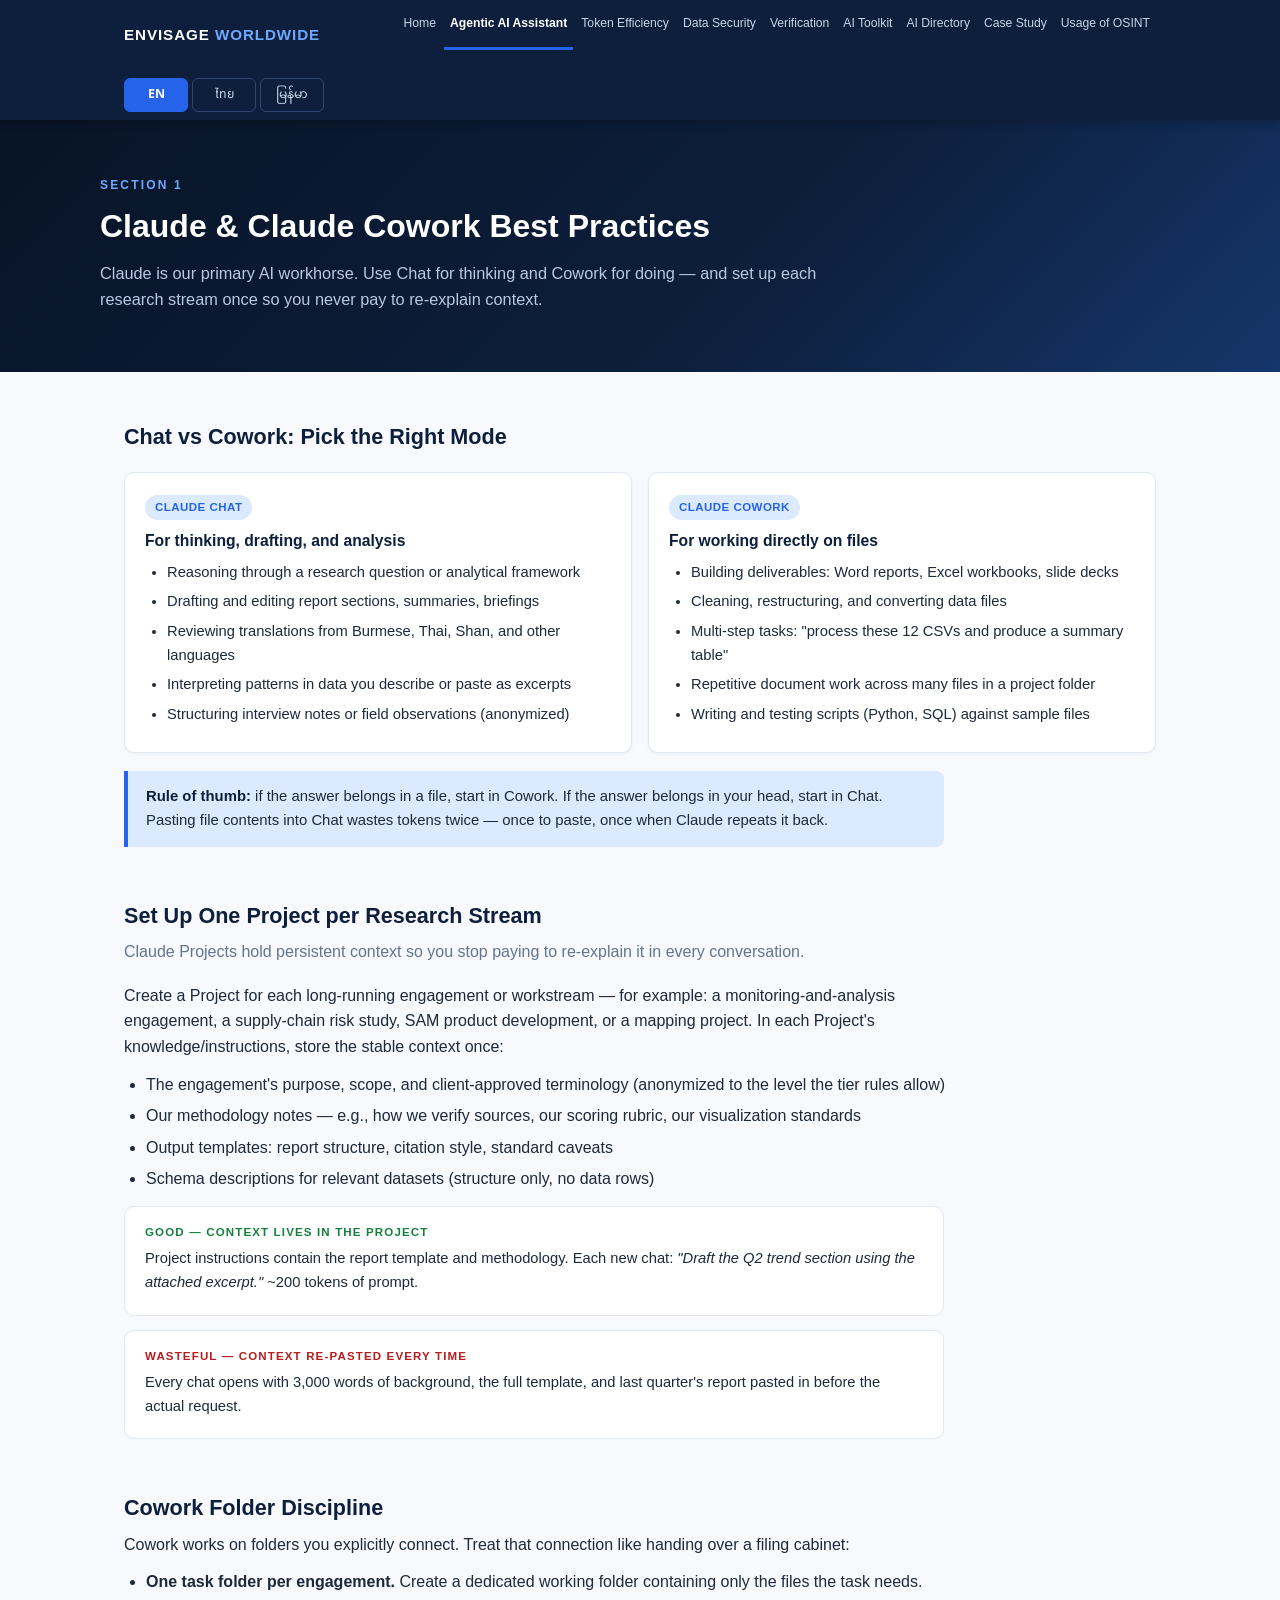
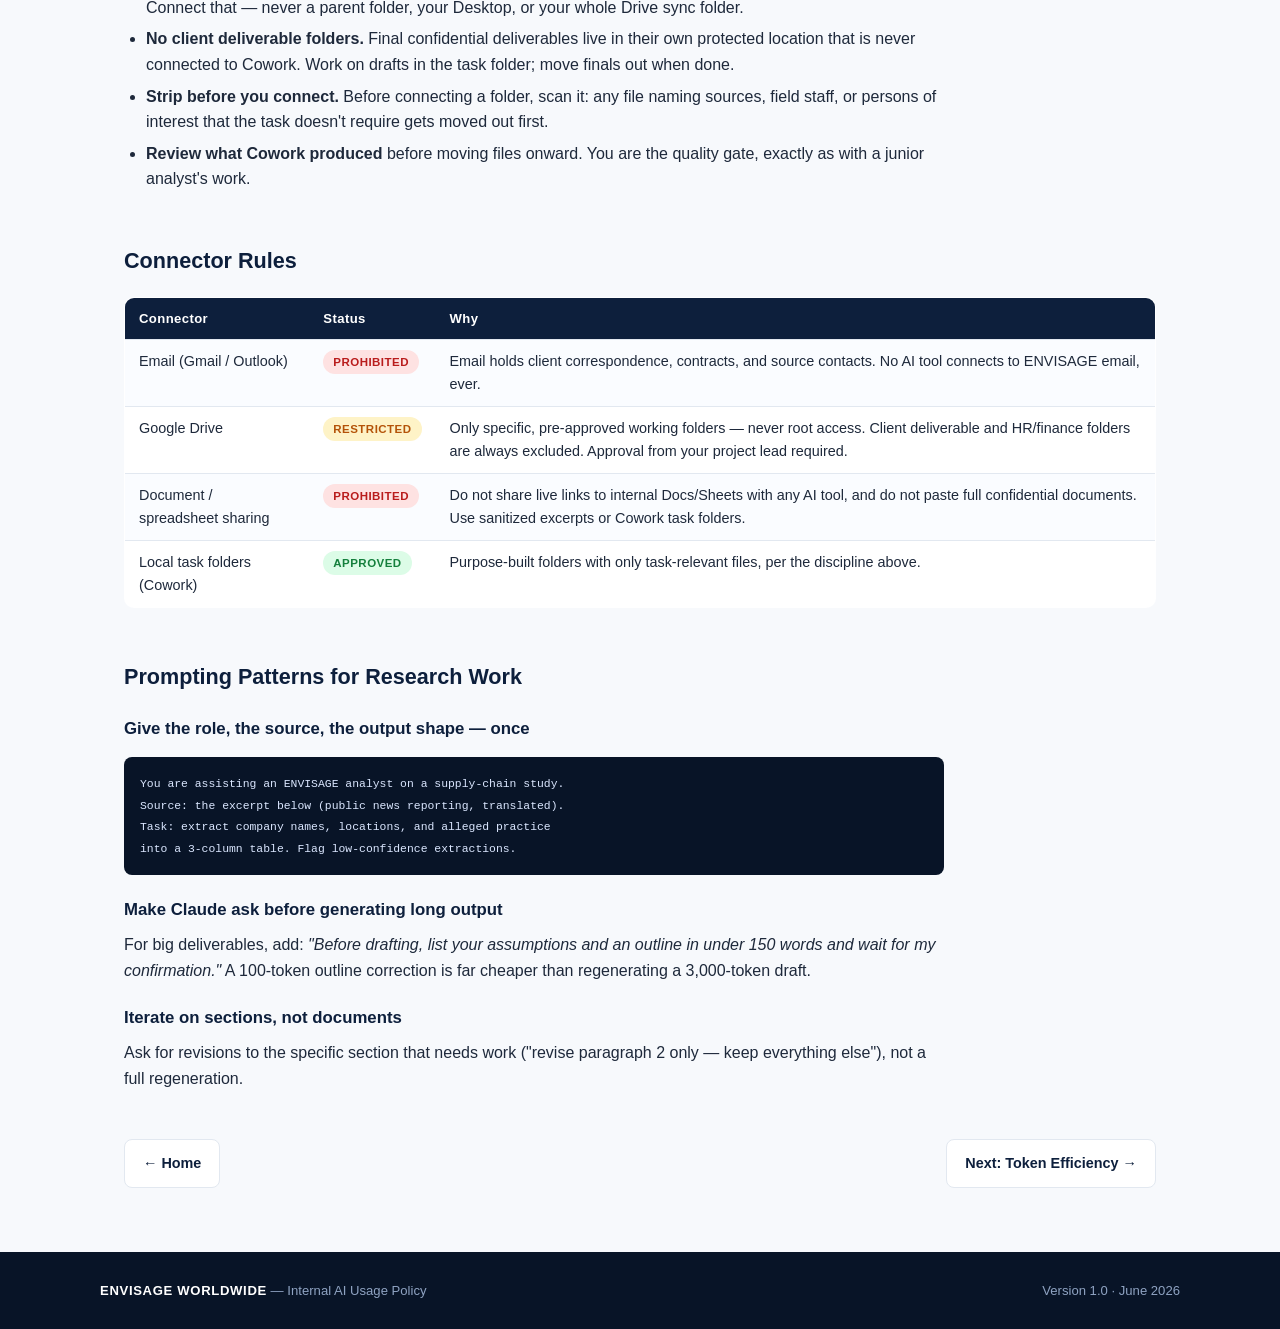
<file: claude.html>
<!DOCTYPE html>
<html lang="en">
<head>
<meta charset="UTF-8">
<meta name="viewport" content="width=device-width, initial-scale=1.0">
<title>Claude &amp; Cowork Best Practices — ENVISAGE WORLDWIDE</title>
<link rel="preconnect" href="https://fonts.googleapis.com">
<link href="https://fonts.googleapis.com/css2?family=Noto+Sans+Thai:wght@400;600;700&family=Noto+Sans+Myanmar:wght@400;600;700&display=swap" rel="stylesheet">
<link rel="stylesheet" href="styles.css">
<script src="i18n.js"></script>
</head>
<body>

<nav>
  <div class="nav-inner">
    <a class="brand" href="index.html">ENVISAGE <span>WORLDWIDE</span></a>
    <ul class="nav-links">
      <li><a href="index.html">Home</a></li>
      <li><a href="claude.html" class="active">Agentic AI Assistant</a></li>
      <li><a href="token-efficiency.html">Token Efficiency</a></li>
      <li><a href="data-security.html">Data Security</a></li>
      <li><a href="verification.html">Verification</a></li>
      <li><a href="ai-toolkit.html">AI Toolkit</a></li>
      <li><a href="ai-tools-directory.html">AI Directory</a></li>
      <li><a href="por-case-study.html">Case Study</a></li>
      <li><a href="osint-usage.html">Usage of OSINT</a></li>
    </ul>
    <div class="lang-switch">
      <button data-setlang="en">EN</button>
      <button data-setlang="th">ไทย</button>
      <button data-setlang="my">မြန်မာ</button>
    </div>
  </div>
</nav>

<!-- ================= ENGLISH ================= -->
<div class="lang-section" data-lang="en">

<div class="hero">
  <div class="hero-inner">
    <div class="eyebrow">Section 1</div>
    <h1>Claude &amp; Claude Cowork Best Practices</h1>
    <p class="lede">Claude is our primary AI workhorse. Use Chat for thinking and Cowork for doing — and set up each research stream once so you never pay to re-explain context.</p>
  </div>
</div>

<main>

<section>
  <h2>Chat vs Cowork: Pick the Right Mode</h2>
  <div class="grid cols-2">
    <div class="card">
      <span class="badge blue">Claude Chat</span>
      <h4>For thinking, drafting, and analysis</h4>
      <ul>
        <li>Reasoning through a research question or analytical framework</li>
        <li>Drafting and editing report sections, summaries, briefings</li>
        <li>Reviewing translations from Burmese, Thai, Shan, and other languages</li>
        <li>Interpreting patterns in data you describe or paste as excerpts</li>
        <li>Structuring interview notes or field observations (anonymized)</li>
      </ul>
    </div>
    <div class="card">
      <span class="badge blue">Claude Cowork</span>
      <h4>For working directly on files</h4>
      <ul>
        <li>Building deliverables: Word reports, Excel workbooks, slide decks</li>
        <li>Cleaning, restructuring, and converting data files</li>
        <li>Multi-step tasks: "process these 12 CSVs and produce a summary table"</li>
        <li>Repetitive document work across many files in a project folder</li>
        <li>Writing and testing scripts (Python, SQL) against sample files</li>
      </ul>
    </div>
  </div>
  <div class="callout">
    <p><strong>Rule of thumb:</strong> if the answer belongs in a file, start in Cowork. If the answer belongs in your head, start in Chat. Pasting file contents into Chat wastes tokens twice — once to paste, once when Claude repeats it back.</p>
  </div>
</section>

<section>
  <h2>Set Up One Project per Research Stream</h2>
  <p class="sub">Claude Projects hold persistent context so you stop paying to re-explain it in every conversation.</p>
  <p>Create a Project for each long-running engagement or workstream — for example: a monitoring-and-analysis engagement, a supply-chain risk study, SAM product development, or a mapping project. In each Project's knowledge/instructions, store the stable context once:</p>
  <ul>
    <li>The engagement's purpose, scope, and client-approved terminology (anonymized to the level the tier rules allow)</li>
    <li>Our methodology notes — e.g., how we verify sources, our scoring rubric, our visualization standards</li>
    <li>Output templates: report structure, citation style, standard caveats</li>
    <li>Schema descriptions for relevant datasets (structure only, no data rows)</li>
  </ul>
  <div class="example good">
    <div class="label">Good — context lives in the Project</div>
    <p>Project instructions contain the report template and methodology. Each new chat: <em>"Draft the Q2 trend section using the attached excerpt."</em> ~200 tokens of prompt.</p>
  </div>
  <div class="example bad">
    <div class="label">Wasteful — context re-pasted every time</div>
    <p>Every chat opens with 3,000 words of background, the full template, and last quarter's report pasted in before the actual request.</p>
  </div>
</section>

<section>
  <h2>Cowork Folder Discipline</h2>
  <p>Cowork works on folders you explicitly connect. Treat that connection like handing over a filing cabinet:</p>
  <ul>
    <li><strong>One task folder per engagement.</strong> Create a dedicated working folder containing only the files the task needs. Connect that — never a parent folder, your Desktop, or your whole Drive sync folder.</li>
    <li><strong>No client deliverable folders.</strong> Final confidential deliverables live in their own protected location that is never connected to Cowork. Work on drafts in the task folder; move finals out when done.</li>
    <li><strong>Strip before you connect.</strong> Before connecting a folder, scan it: any file naming sources, field staff, or persons of interest that the task doesn't require gets moved out first.</li>
    <li><strong>Review what Cowork produced</strong> before moving files onward. You are the quality gate, exactly as with a junior analyst's work.</li>
  </ul>
</section>

<section>
  <h2>Connector Rules</h2>
  <table>
    <tr><th>Connector</th><th>Status</th><th>Why</th></tr>
    <tr><td>Email (Gmail / Outlook)</td><td><span class="badge red">Prohibited</span></td><td>Email holds client correspondence, contracts, and source contacts. No AI tool connects to ENVISAGE email, ever.</td></tr>
    <tr><td>Google Drive</td><td><span class="badge amber">Restricted</span></td><td>Only specific, pre-approved working folders — never root access. Client deliverable and HR/finance folders are always excluded. Approval from your project lead required.</td></tr>
    <tr><td>Document / spreadsheet sharing</td><td><span class="badge red">Prohibited</span></td><td>Do not share live links to internal Docs/Sheets with any AI tool, and do not paste full confidential documents. Use sanitized excerpts or Cowork task folders.</td></tr>
    <tr><td>Local task folders (Cowork)</td><td><span class="badge green">Approved</span></td><td>Purpose-built folders with only task-relevant files, per the discipline above.</td></tr>
  </table>
</section>

<section>
  <h2>Prompting Patterns for Research Work</h2>
  <h3>Give the role, the source, the output shape — once</h3>
  <pre><code>You are assisting an ENVISAGE analyst on a supply-chain study.
Source: the excerpt below (public news reporting, translated).
Task: extract company names, locations, and alleged practice
into a 3-column table. Flag low-confidence extractions.</code></pre>
  <h3>Make Claude ask before generating long output</h3>
  <p>For big deliverables, add: <em>"Before drafting, list your assumptions and an outline in under 150 words and wait for my confirmation."</em> A 100-token outline correction is far cheaper than regenerating a 3,000-token draft.</p>
  <h3>Iterate on sections, not documents</h3>
  <p>Ask for revisions to the specific section that needs work ("revise paragraph 2 only — keep everything else"), not a full regeneration.</p>
</section>

<div class="pager">
  <a href="index.html">← Home</a>
  <a href="token-efficiency.html">Next: Token Efficiency →</a>
</div>

</main>
</div>

<!-- ================= THAI ================= -->
<div class="lang-section" data-lang="th">

<div class="hero">
  <div class="hero-inner">
    <div class="eyebrow">หมวดที่ 1</div>
    <h1>แนวปฏิบัติที่ดีสำหรับ Claude และ Claude Cowork</h1>
    <p class="lede">Claude คือเครื่องมือ AI หลักของเรา ใช้ Chat สำหรับการคิด และ Cowork สำหรับการลงมือทำ — ตั้งค่าแต่ละสายงานวิจัยเพียงครั้งเดียว เพื่อไม่ต้องเสียค่าอธิบายบริบทซ้ำ</p>
  </div>
</div>

<main>

<section>
  <h2>Chat กับ Cowork: เลือกโหมดให้ถูก</h2>
  <div class="grid cols-2">
    <div class="card">
      <span class="badge blue">Claude Chat</span>
      <h4>สำหรับการคิด ร่าง และวิเคราะห์</h4>
      <ul>
        <li>คิดวิเคราะห์โจทย์วิจัยหรือกรอบการวิเคราะห์</li>
        <li>ร่างและแก้ไขส่วนต่าง ๆ ของรายงาน บทสรุป เอกสารบรรยายสรุป</li>
        <li>ตรวจคำแปลจากภาษาพม่า ไทย ไทใหญ่ และภาษาอื่น</li>
        <li>ตีความรูปแบบในข้อมูลที่คุณอธิบายหรือวางเป็นข้อความบางส่วน</li>
        <li>จัดโครงสร้างบันทึกสัมภาษณ์หรือข้อสังเกตภาคสนาม (ปกปิดตัวตนแล้ว)</li>
      </ul>
    </div>
    <div class="card">
      <span class="badge blue">Claude Cowork</span>
      <h4>สำหรับทำงานกับไฟล์โดยตรง</h4>
      <ul>
        <li>สร้างงานส่งมอบ: รายงาน Word, ไฟล์ Excel, สไลด์นำเสนอ</li>
        <li>ทำความสะอาด ปรับโครงสร้าง และแปลงไฟล์ข้อมูล</li>
        <li>งานหลายขั้นตอน: "ประมวลผล CSV 12 ไฟล์นี้แล้วสร้างตารางสรุป"</li>
        <li>งานเอกสารซ้ำ ๆ กับหลายไฟล์ในโฟลเดอร์โครงการ</li>
        <li>เขียนและทดสอบสคริปต์ (Python, SQL) กับไฟล์ตัวอย่าง</li>
      </ul>
    </div>
  </div>
  <div class="callout">
    <p><strong>หลักง่าย ๆ:</strong> ถ้าคำตอบควรอยู่ในไฟล์ เริ่มที่ Cowork ถ้าคำตอบควรอยู่ในหัวคุณ เริ่มที่ Chat การวางเนื้อหาไฟล์ลงใน Chat เปลืองโทเคนสองต่อ — ตอนวาง และตอนที่ Claude พิมพ์ซ้ำกลับมา</p>
  </div>
</section>

<section>
  <h2>ตั้งหนึ่ง Project ต่อหนึ่งสายงานวิจัย</h2>
  <p class="sub">Claude Projects เก็บบริบทถาวร คุณจึงไม่ต้องเสียโทเคนอธิบายซ้ำทุกบทสนทนา</p>
  <p>สร้าง Project สำหรับแต่ละสัญญางานหรือสายงานระยะยาว เช่น งานติดตามและวิเคราะห์ การศึกษาความเสี่ยงห่วงโซ่อุปทาน การพัฒนาผลิตภัณฑ์ SAM หรือโครงการทำแผนผัง โดยเก็บบริบทคงที่ไว้ในความรู้/คำสั่งของ Project เพียงครั้งเดียว:</p>
  <ul>
    <li>วัตถุประสงค์ ขอบเขต และคำศัพท์ที่ลูกค้าอนุมัติ (ปกปิดตัวตนตามระดับที่กฎ Tier อนุญาต)</li>
    <li>บันทึกระเบียบวิธีของเรา เช่น วิธีตรวจสอบแหล่งข้อมูล เกณฑ์ให้คะแนน มาตรฐานการแสดงผลข้อมูล</li>
    <li>แม่แบบผลงาน: โครงสร้างรายงาน รูปแบบการอ้างอิง ข้อจำกัดมาตรฐาน</li>
    <li>คำอธิบาย schema ของชุดข้อมูลที่เกี่ยวข้อง (เฉพาะโครงสร้าง ไม่มีข้อมูลจริง)</li>
  </ul>
  <div class="example good">
    <div class="label">ดี — บริบทอยู่ใน Project</div>
    <p>คำสั่งของ Project มีแม่แบบรายงานและระเบียบวิธีอยู่แล้ว แชตใหม่แต่ละครั้ง: <em>"ร่างส่วนแนวโน้ม Q2 จากข้อความที่แนบ"</em> ใช้พรอมต์เพียง ~200 โทเคน</p>
  </div>
  <div class="example bad">
    <div class="label">สิ้นเปลือง — วางบริบทซ้ำทุกครั้ง</div>
    <p>ทุกแชตเปิดด้วยข้อมูลพื้นหลัง 3,000 คำ แม่แบบฉบับเต็ม และรายงานไตรมาสก่อน ก่อนถึงคำขอจริง</p>
  </div>
</section>

<section>
  <h2>วินัยการใช้โฟลเดอร์ใน Cowork</h2>
  <p>Cowork ทำงานกับโฟลเดอร์ที่คุณเชื่อมต่ออย่างชัดเจน จงปฏิบัติต่อการเชื่อมต่อนั้นเหมือนการส่งมอบตู้เอกสารทั้งตู้:</p>
  <ul>
    <li><strong>หนึ่งโฟลเดอร์งานต่อหนึ่งสัญญางาน</strong> สร้างโฟลเดอร์ทำงานเฉพาะที่มีแต่ไฟล์ที่งานต้องใช้ เชื่อมต่อเฉพาะโฟลเดอร์นั้น — ไม่ใช่โฟลเดอร์แม่ เดสก์ท็อป หรือโฟลเดอร์ซิงก์ Drive ทั้งหมด</li>
    <li><strong>ห้ามโฟลเดอร์งานส่งมอบลูกค้า</strong> งานส่งมอบลับฉบับสมบูรณ์อยู่ในที่จัดเก็บที่ป้องกันไว้ ซึ่งไม่เชื่อมต่อกับ Cowork เด็ดขาด ทำงานร่างในโฟลเดอร์งาน แล้วย้ายฉบับสมบูรณ์ออกเมื่อเสร็จ</li>
    <li><strong>คัดกรองก่อนเชื่อมต่อ</strong> ก่อนเชื่อมต่อโฟลเดอร์ ตรวจดูว่าไฟล์ใดระบุชื่อแหล่งข่าว เจ้าหน้าที่ภาคสนาม หรือบุคคลเป้าหมายที่งานไม่ต้องใช้ ให้ย้ายออกก่อน</li>
    <li><strong>ตรวจสอบสิ่งที่ Cowork สร้าง</strong> ก่อนส่งไฟล์ต่อ คุณคือด่านคุณภาพ เหมือนตรวจงานนักวิเคราะห์รุ่นน้อง</li>
  </ul>
</section>

<section>
  <h2>กฎการเชื่อมต่อ</h2>
  <table>
    <tr><th>การเชื่อมต่อ</th><th>สถานะ</th><th>เหตุผล</th></tr>
    <tr><td>อีเมล (Gmail / Outlook)</td><td><span class="badge red">ห้าม</span></td><td>อีเมลมีจดหมายลูกค้า สัญญา และผู้ติดต่อแหล่งข่าว ห้ามเครื่องมือ AI ใดเชื่อมต่อกับอีเมลของ ENVISAGE เด็ดขาด</td></tr>
    <tr><td>Google Drive</td><td><span class="badge amber">จำกัด</span></td><td>เฉพาะโฟลเดอร์ทำงานที่อนุมัติล่วงหน้า — ห้ามเข้าถึงระดับราก โฟลเดอร์งานส่งมอบลูกค้า ฝ่ายบุคคล และการเงิน ถูกยกเว้นถาวร ต้องได้รับอนุมัติจากหัวหน้าโครงการ</td></tr>
    <tr><td>การแชร์เอกสาร / สเปรดชีต</td><td><span class="badge red">ห้าม</span></td><td>ห้ามแชร์ลิงก์ Docs/Sheets ภายในกับเครื่องมือ AI ใด ๆ และห้ามวางเอกสารลับฉบับเต็ม ใช้ข้อความที่คัดกรองแล้วหรือโฟลเดอร์งานใน Cowork</td></tr>
    <tr><td>โฟลเดอร์งานในเครื่อง (Cowork)</td><td><span class="badge green">อนุมัติ</span></td><td>โฟลเดอร์เฉพาะกิจที่มีแต่ไฟล์ที่เกี่ยวข้องกับงาน ตามวินัยข้างต้น</td></tr>
  </table>
</section>

<section>
  <h2>รูปแบบพรอมต์สำหรับงานวิจัย</h2>
  <h3>ระบุบทบาท แหล่งข้อมูล และรูปแบบผลลัพธ์ — ครั้งเดียว</h3>
  <pre><code>คุณกำลังช่วยนักวิเคราะห์ของ ENVISAGE ศึกษาห่วงโซ่อุปทาน
แหล่งข้อมูล: ข้อความด้านล่าง (ข่าวสาธารณะ แปลแล้ว)
งาน: ดึงชื่อบริษัท สถานที่ และพฤติกรรมที่ถูกกล่าวหา
เป็นตาราง 3 คอลัมน์ ระบุรายการที่ความเชื่อมั่นต่ำ</code></pre>
  <h3>ให้ Claude ถามก่อนสร้างผลลัพธ์ยาว</h3>
  <p>สำหรับงานชิ้นใหญ่ เพิ่มว่า: <em>"ก่อนร่าง ให้แจกแจงสมมติฐานและโครงร่างภายใน 150 คำ แล้วรอการยืนยัน"</em> การแก้โครงร่าง 100 โทเคนถูกกว่าการสร้างร่าง 3,000 โทเคนใหม่มาก</p>
  <h3>แก้ทีละส่วน ไม่ใช่ทั้งเอกสาร</h3>
  <p>ขอแก้เฉพาะส่วนที่ต้องปรับ ("แก้เฉพาะย่อหน้า 2 — ส่วนอื่นคงเดิม") ไม่ใช่สร้างใหม่ทั้งหมด</p>
</section>

<div class="pager">
  <a href="index.html">← หน้าหลัก</a>
  <a href="token-efficiency.html">ถัดไป: ประหยัดโทเคน →</a>
</div>

</main>
</div>

<!-- ================= BURMESE ================= -->
<div class="lang-section" data-lang="my">

<div class="hero">
  <div class="hero-inner">
    <div class="eyebrow">အပိုင်း ၁</div>
    <h1>Claude နှင့် Claude Cowork အကောင်းဆုံးအလေ့အကျင့်များ</h1>
    <p class="lede">Claude သည် ကျွန်ုပ်တို့၏ အဓိက AI ကိရိယာဖြစ်သည်။ စဉ်းစားရန် Chat၊ လုပ်ဆောင်ရန် Cowork ကိုသုံးပါ — သုတေသနလိုင်းတစ်ခုစီကို တစ်ကြိမ်တည်းတည်ဆောက်ထားလျှင် နောက်ခံအကြောင်းအရာကို ထပ်ခါထပ်ခါရှင်းပြရန် မလိုတော့ပါ။</p>
  </div>
</div>

<main>

<section>
  <h2>Chat နှင့် Cowork — မှန်ကန်သောမုဒ်ကို ရွေးပါ</h2>
  <div class="grid cols-2">
    <div class="card">
      <span class="badge blue">Claude Chat</span>
      <h4>စဉ်းစားခြင်း၊ မူကြမ်းရေးခြင်း၊ ခွဲခြမ်းစိတ်ဖြာခြင်းအတွက်</h4>
      <ul>
        <li>သုတေသနမေးခွန်း သို့မဟုတ် ခွဲခြမ်းစိတ်ဖြာမှုဘောင်ကို ဆင်ခြင်ခြင်း</li>
        <li>အစီရင်ခံစာအပိုင်းများ၊ အကျဉ်းချုပ်များ၊ အကျဉ်းတင်ပြချက်များ ရေးခြင်းနှင့် ပြင်ခြင်း</li>
        <li>မြန်မာ၊ ထိုင်း၊ ရှမ်းနှင့် အခြားဘာသာစကားများမှ ဘာသာပြန်ချက်များ စစ်ဆေးခြင်း</li>
        <li>ဖော်ပြထားသော သို့မဟုတ် ကောက်နုတ်ထည့်ထားသော ဒေတာများတွင် ပုံစံများကို အဓိပ္ပာယ်ဖွင့်ဆိုခြင်း</li>
        <li>အင်တာဗျူးမှတ်စုများ၊ ကွင်းဆင်းမှတ်တမ်းများ ဖွဲ့စည်းခြင်း (အမည်ဖျောက်ထားသော)</li>
      </ul>
    </div>
    <div class="card">
      <span class="badge blue">Claude Cowork</span>
      <h4>ဖိုင်များပေါ်တွင် တိုက်ရိုက်လုပ်ဆောင်ရန်</h4>
      <ul>
        <li>ပေးအပ်စာတမ်းများ တည်ဆောက်ခြင်း — Word အစီရင်ခံစာ၊ Excel၊ ဆလိုက်များ</li>
        <li>ဒေတာဖိုင်များ သန့်စင်ခြင်း၊ ပြန်လည်ဖွဲ့စည်းခြင်း၊ ပြောင်းလဲခြင်း</li>
        <li>အဆင့်များစွာပါအလုပ်များ — "ဤ CSV ၁၂ ဖိုင်ကို စီမံပြီး အကျဉ်းချုပ်ဇယားထုတ်ပါ"</li>
        <li>ပရောဂျက်ဖိုင်တွဲအတွင်း ဖိုင်များစွာတွင် ထပ်တလဲလဲ စာရွက်စာတမ်းအလုပ်များ</li>
        <li>နမူနာဖိုင်များဖြင့် script (Python, SQL) ရေးခြင်းနှင့် စမ်းသပ်ခြင်း</li>
      </ul>
    </div>
  </div>
  <div class="callout">
    <p><strong>လက်တွေ့စည်းမျဉ်း —</strong> အဖြေသည် ဖိုင်ထဲမှာရှိသင့်လျှင် Cowork မှာစတင်ပါ။ အဖြေသည် သင့်ဦးနှောက်ထဲမှာရှိသင့်လျှင် Chat မှာစတင်ပါ။ ဖိုင်အကြောင်းအရာများကို Chat ထဲကူးထည့်ခြင်းသည် တိုကင်နှစ်ဆဖြုန်းသည် — ကူးထည့်စဉ်တစ်ကြိမ်၊ Claude က ပြန်ရေးပြစဉ်တစ်ကြိမ်။</p>
  </div>
</section>

<section>
  <h2>သုတေသနလိုင်းတစ်ခုလျှင် Project တစ်ခု တည်ဆောက်ပါ</h2>
  <p class="sub">Claude Projects သည် တည်မြဲသောအကြောင်းအရာကို သိမ်းဆည်းထားသဖြင့် စကားပြောတိုင်းတွင် ထပ်ရှင်းပြရန် မလိုတော့ပါ။</p>
  <p>ရေရှည်စာချုပ် သို့မဟုတ် လုပ်ငန်းလိုင်းတစ်ခုစီအတွက် Project တစ်ခုဖန်တီးပါ — ဥပမာ စောင့်ကြည့်လေ့လာရေးစာချုပ်၊ ထောက်ပံ့ရေးကွင်းဆက်အန္တရာယ်လေ့လာမှု၊ SAM ထုတ်ကုန်ဖွံ့ဖြိုးရေး သို့မဟုတ် မြေပုံရေးဆွဲရေးပရောဂျက်။ Project ၏ knowledge/instructions တွင် တည်ငြိမ်သောအကြောင်းအရာကို တစ်ကြိမ်တည်း သိမ်းပါ —</p>
  <ul>
    <li>စာချုပ်၏ရည်ရွယ်ချက်၊ နယ်ပယ်နှင့် ဖောက်သည်အတည်ပြု ဝေါဟာရများ (Tier စည်းမျဉ်းခွင့်ပြုသည့်အဆင့်အထိ အမည်ဖျောက်၍)</li>
    <li>ကျွန်ုပ်တို့၏နည်းစနစ်မှတ်စုများ — သတင်းရင်းမြစ်စစ်ဆေးနည်း၊ အမှတ်ပေးစံ၊ ပုံဖော်မှုစံနှုန်းများ</li>
    <li>ထုတ်ကုန်ပုံစံများ — အစီရင်ခံစာဖွဲ့စည်းပုံ၊ ကိုးကားပုံစံ၊ စံသတိပေးချက်များ</li>
    <li>သက်ဆိုင်ရာဒေတာအစုများ၏ schema ဖော်ပြချက် (ဖွဲ့စည်းပုံသာ၊ ဒေတာအတန်းမပါ)</li>
  </ul>
  <div class="example good">
    <div class="label">ကောင်း — အကြောင်းအရာသည် Project ထဲမှာရှိသည်</div>
    <p>Project instructions တွင် အစီရင်ခံစာပုံစံနှင့် နည်းစနစ်ပါပြီးသား။ စကားပြောအသစ်တိုင်း — <em>"ပူးတွဲကောက်နုတ်ချက်ကိုသုံး၍ Q2 လမ်းကြောင်းအပိုင်း မူကြမ်းရေးပါ"</em> — prompt တိုကင် ~၂၀၀ သာ။</p>
  </div>
  <div class="example bad">
    <div class="label">ဖြုန်းတီး — အကြောင်းအရာကို အကြိမ်တိုင်း ပြန်ကူးထည့်</div>
    <p>စကားပြောတိုင်း နောက်ခံစာလုံး ၃,၀၀၀၊ ပုံစံအပြည့်အစုံနှင့် ယခင်သုံးလပတ်အစီရင်ခံစာကို အမှန်တကယ်တောင်းဆိုချက်မတိုင်မီ ကူးထည့်သည်။</p>
  </div>
</section>

<section>
  <h2>Cowork ဖိုင်တွဲ စည်းကမ်း</h2>
  <p>Cowork သည် သင်ချိတ်ဆက်ပေးသော ဖိုင်တွဲများပေါ်တွင် အလုပ်လုပ်သည်။ ထိုချိတ်ဆက်မှုကို ဖိုင်ဗီရိုတစ်လုံးလုံး လွှဲအပ်သလို သဘောထားပါ —</p>
  <ul>
    <li><strong>စာချုပ်တစ်ခုလျှင် အလုပ်ဖိုင်တွဲတစ်ခု။</strong> အလုပ်လိုအပ်သောဖိုင်များသာပါသည့် သီးသန့်ဖိုင်တွဲဖန်တီးပြီး ၎င်းကိုသာချိတ်ပါ — မိခင်ဖိုင်တွဲ၊ Desktop သို့မဟုတ် Drive sync ဖိုင်တွဲတစ်ခုလုံး ဘယ်တော့မှမချိတ်ရ။</li>
    <li><strong>ဖောက်သည်ပေးအပ်စာတမ်းဖိုင်တွဲများ မချိတ်ရ။</strong> နောက်ဆုံးလျှို့ဝှက်ပေးအပ်စာတမ်းများသည် Cowork နှင့်ဘယ်တော့မှမချိတ်သော ကာကွယ်ထားသည့်နေရာတွင် ရှိရမည်။ မူကြမ်းများကို အလုပ်ဖိုင်တွဲတွင်လုပ်ပြီး ပြီးလျှင် နောက်ဆုံးမူများကို ရွှေ့ထုတ်ပါ။</li>
    <li><strong>မချိတ်ခင် စစ်ထုတ်ပါ။</strong> ဖိုင်တွဲမချိတ်ခင် စစ်ဆေးပါ — အလုပ်မလိုအပ်သော သတင်းရင်းမြစ်၊ ကွင်းဆင်းဝန်ထမ်း သို့မဟုတ် စိတ်ဝင်စားရသူပုဂ္ဂိုလ်နာမည်ပါသည့် ဖိုင်များကို အရင်ရွှေ့ထုတ်ပါ။</li>
    <li><strong>Cowork ထုတ်လုပ်သည့်အရာများကို စစ်ဆေးပါ</strong> — ဖိုင်များကို ရှေ့မဆက်ခင်။ အငယ်တန်းသုံးသပ်သူ၏အလုပ်ကို စစ်သလိုပင် သင်သည် အရည်အသွေးတံခါးဖြစ်သည်။</li>
  </ul>
</section>

<section>
  <h2>ချိတ်ဆက်မှု စည်းမျဉ်းများ</h2>
  <table>
    <tr><th>ချိတ်ဆက်မှု</th><th>အခြေအနေ</th><th>အကြောင်းရင်း</th></tr>
    <tr><td>အီးမေးလ် (Gmail / Outlook)</td><td><span class="badge red">တားမြစ်</span></td><td>အီးမေးလ်တွင် ဖောက်သည်စာပေးစာယူ၊ စာချုပ်များနှင့် သတင်းရင်းမြစ်အဆက်အသွယ်များ ပါသည်။ မည်သည့် AI ကိရိယာမျှ ENVISAGE အီးမေးလ်နှင့် ဘယ်တော့မှ မချိတ်ရ။</td></tr>
    <tr><td>Google Drive</td><td><span class="badge amber">ကန့်သတ်</span></td><td>ကြိုတင်ခွင့်ပြုထားသော သီးသန့်အလုပ်ဖိုင်တွဲများသာ — root အဆင့် ဘယ်တော့မှမခွင့်ပြုရ။ ဖောက်သည်ပေးအပ်စာတမ်း၊ HR နှင့် ငွေကြေးဖိုင်တွဲများ အမြဲချန်လှပ်ထားသည်။ ပရောဂျက်ခေါင်းဆောင်၏ ခွင့်ပြုချက်လိုသည်။</td></tr>
    <tr><td>စာတမ်း / spreadsheet မျှဝေခြင်း</td><td><span class="badge red">တားမြစ်</span></td><td>အတွင်းပိုင်း Docs/Sheets လင့်ခ်များကို မည်သည့် AI ကိရိယာနှင့်မျှ မမျှဝေရ၊ လျှို့ဝှက်စာတမ်းအပြည့်အစုံ မကူးထည့်ရ။ သန့်စင်ထားသောကောက်နုတ်ချက် သို့မဟုတ် Cowork အလုပ်ဖိုင်တွဲများကို သုံးပါ။</td></tr>
    <tr><td>စက်တွင်း အလုပ်ဖိုင်တွဲများ (Cowork)</td><td><span class="badge green">ခွင့်ပြု</span></td><td>အထက်ပါစည်းကမ်းအတိုင်း အလုပ်နှင့်သက်ဆိုင်သောဖိုင်များသာပါသည့် ရည်ရွယ်ချက်သီးသန့်ဖိုင်တွဲများ။</td></tr>
  </table>
</section>

<section>
  <h2>သုတေသနအလုပ်အတွက် Prompt ပုံစံများ</h2>
  <h3>အခန်းကဏ္ဍ၊ ရင်းမြစ်၊ ထုတ်ကုန်ပုံစံကို တစ်ကြိမ်တည်း ပေးပါ</h3>
  <pre><code>သင်သည် ထောက်ပံ့ရေးကွင်းဆက်လေ့လာမှုတွင် ENVISAGE သုံးသပ်သူကို ကူညီနေသည်။
ရင်းမြစ် — အောက်ပါကောက်နုတ်ချက် (အများပြည်သူသတင်း၊ ဘာသာပြန်ပြီး)။
အလုပ် — ကုမ္ပဏီနာမည်၊ တည်နေရာနှင့် စွပ်စွဲခံရသောလုပ်ရပ်များကို
ကော်လံ ၃ ခုပါဇယားအဖြစ် ထုတ်ပါ။ ယုံကြည်မှုနည်းသောအချက်များကို မှတ်သားပါ။</code></pre>
  <h3>ရှည်လျားသောထုတ်ကုန် မထုတ်ခင် Claude ကို မေးခိုင်းပါ</h3>
  <p>ကြီးမားသောပေးအပ်စာတမ်းများအတွက် ထည့်ပါ — <em>"မူကြမ်းမရေးခင် သင့်ယူဆချက်များနှင့် အကြမ်းဖျင်းကို စာလုံး ၁၅၀ အောက်ဖြင့် ဖော်ပြပြီး ကျွန်ုပ်၏အတည်ပြုချက်ကို စောင့်ပါ။"</em> တိုကင် ၁၀၀ တန် အကြမ်းဖျင်းပြင်ဆင်မှုသည် တိုကင် ၃,၀၀၀ တန် မူကြမ်းပြန်ထုတ်ခြင်းထက် များစွာသက်သာသည်။</p>
  <h3>စာတမ်းတစ်ခုလုံးမဟုတ်ဘဲ အပိုင်းအလိုက် ပြင်ပါ</h3>
  <p>ပြင်ရန်လိုသောအပိုင်းကိုသာ တောင်းပါ ("စာပိုဒ် ၂ ကိုသာပြင်ပါ — ကျန်အားလုံးထားပါ")၊ အစအဆုံးပြန်ထုတ်ခိုင်းခြင်း မဟုတ်ပါ။</p>
</section>

<div class="pager">
  <a href="index.html">← ပင်မ</a>
  <a href="token-efficiency.html">နောက်တစ်ခု — တိုကင်ချွေတာရေး →</a>
</div>

</main>
</div>

<footer>
  <div class="footer-inner">
    <div><strong>ENVISAGE WORLDWIDE</strong>
      <span class="lang-section" data-lang="en"> — Internal AI Usage Policy</span>
      <span class="lang-section" data-lang="th"> — นโยบายการใช้ AI ภายในองค์กร</span>
      <span class="lang-section" data-lang="my"> — အတွင်းပိုင်း AI အသုံးပြုမှုမူဝါဒ</span>
    </div>
    <div>Version 1.0 &middot; June 2026</div>
  </div>
</footer>

</body>
</html>
</file>
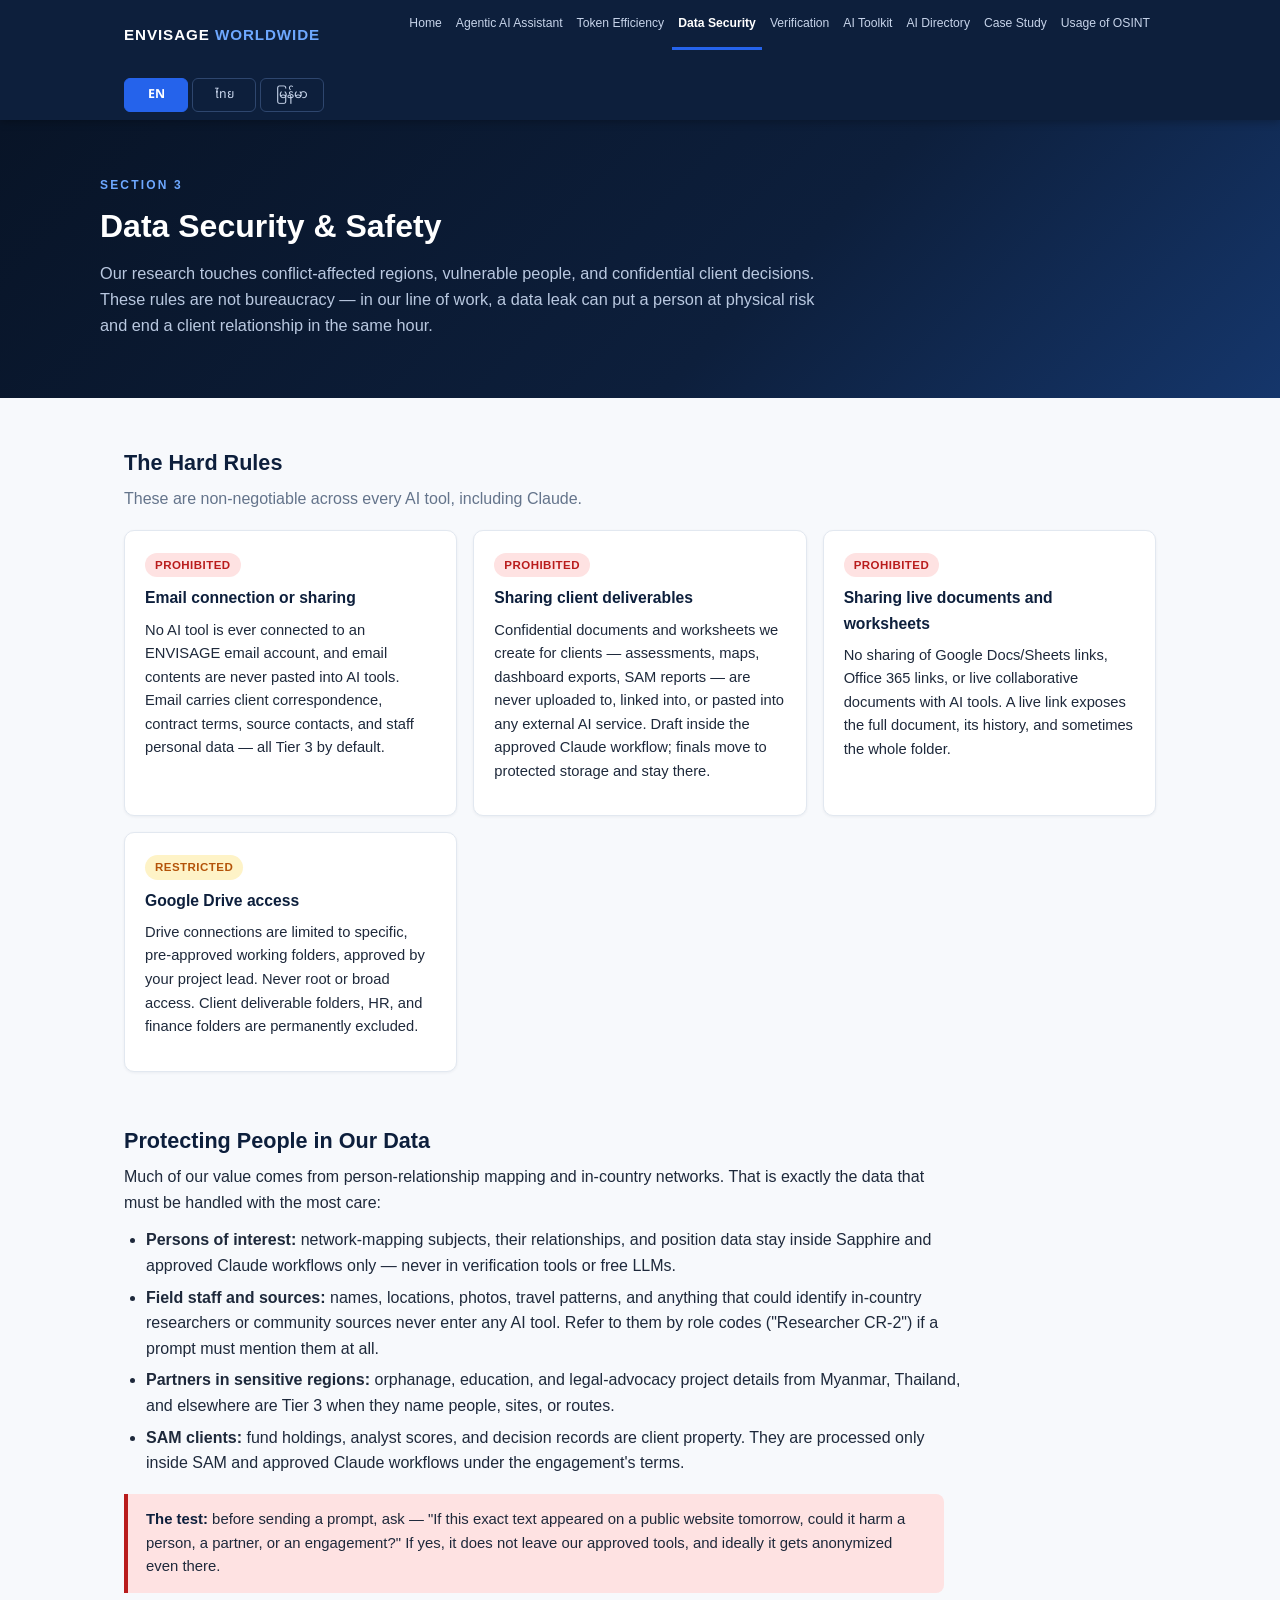
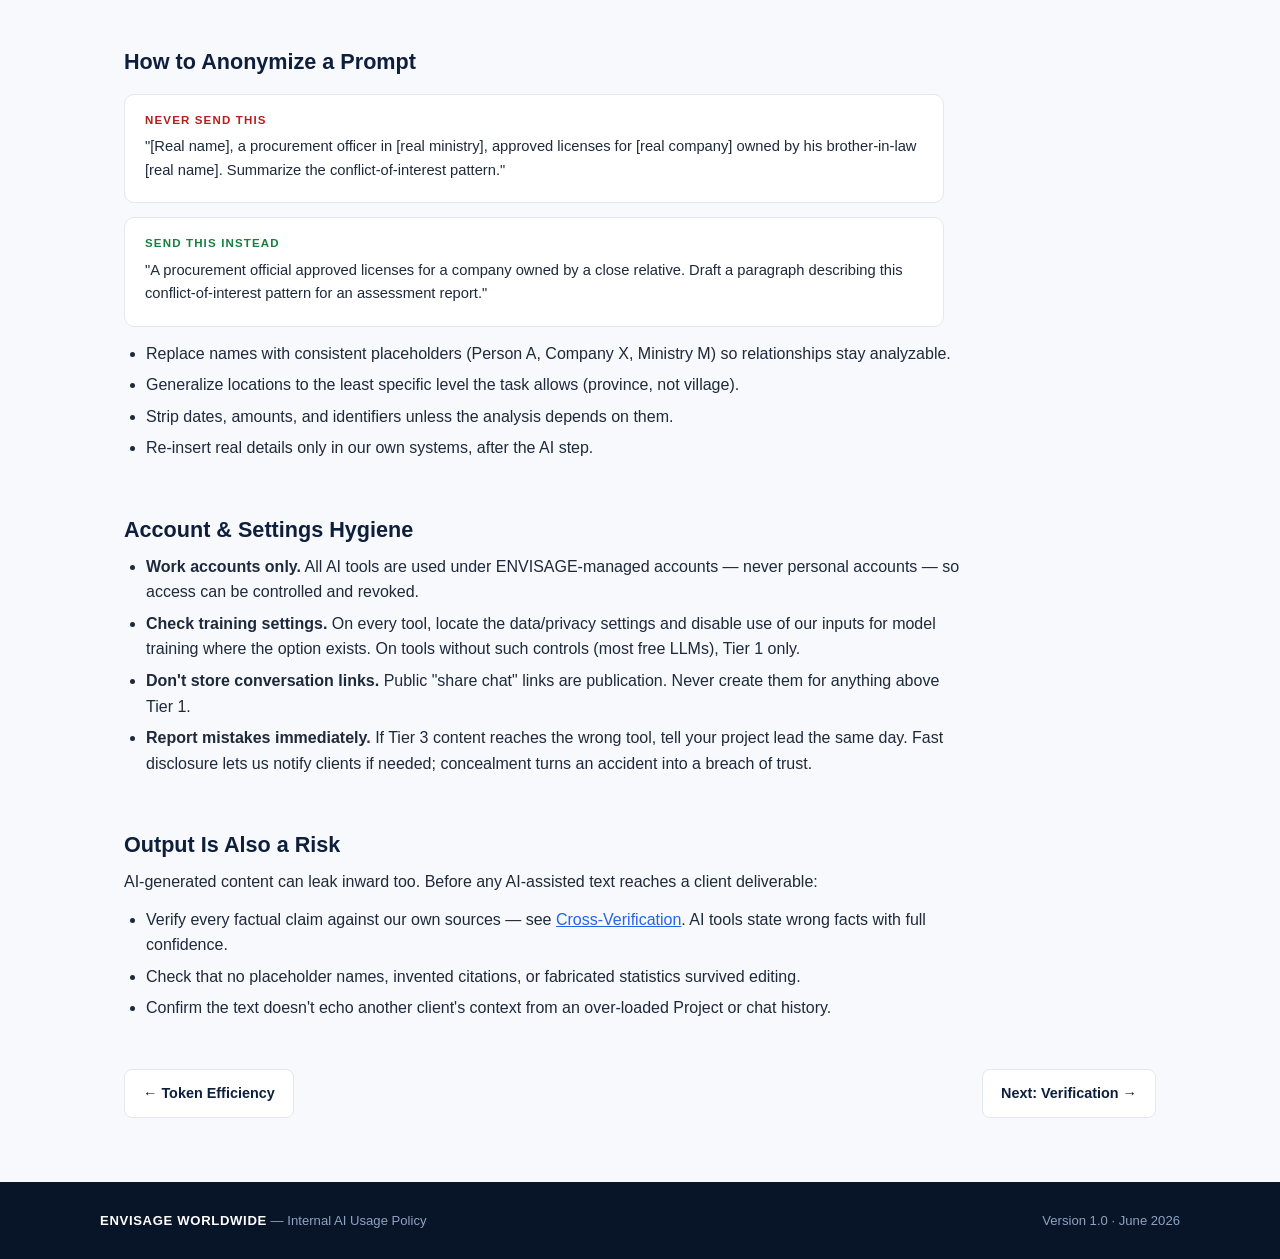
<file: data-security.html>
<!DOCTYPE html>
<html lang="en">
<head>
<meta charset="UTF-8">
<meta name="viewport" content="width=device-width, initial-scale=1.0">
<title>Data Security &amp; Safety — ENVISAGE WORLDWIDE</title>
<link rel="preconnect" href="https://fonts.googleapis.com">
<link href="https://fonts.googleapis.com/css2?family=Noto+Sans+Thai:wght@400;600;700&family=Noto+Sans+Myanmar:wght@400;600;700&display=swap" rel="stylesheet">
<link rel="stylesheet" href="styles.css">
<script src="i18n.js"></script>
</head>
<body>

<nav>
  <div class="nav-inner">
    <a class="brand" href="index.html">ENVISAGE <span>WORLDWIDE</span></a>
    <ul class="nav-links">
      <li><a href="index.html">Home</a></li>
      <li><a href="claude.html">Agentic AI Assistant</a></li>
      <li><a href="token-efficiency.html">Token Efficiency</a></li>
      <li><a href="data-security.html" class="active">Data Security</a></li>
      <li><a href="verification.html">Verification</a></li>
      <li><a href="ai-toolkit.html">AI Toolkit</a></li>
      <li><a href="ai-tools-directory.html">AI Directory</a></li>
      <li><a href="por-case-study.html">Case Study</a></li>
      <li><a href="osint-usage.html">Usage of OSINT</a></li>
    </ul>
    <div class="lang-switch">
      <button data-setlang="en">EN</button>
      <button data-setlang="th">ไทย</button>
      <button data-setlang="my">မြန်မာ</button>
    </div>
  </div>
</nav>

<div class="lang-section" data-lang="en">

<div class="hero">
  <div class="hero-inner">
    <div class="eyebrow">Section 3</div>
    <h1>Data Security &amp; Safety</h1>
    <p class="lede">Our research touches conflict-affected regions, vulnerable people, and confidential client decisions. These rules are not bureaucracy — in our line of work, a data leak can put a person at physical risk and end a client relationship in the same hour.</p>
  </div>
</div>

<main>

<section>
  <h2>The Hard Rules</h2>
  <p class="sub">These are non-negotiable across every AI tool, including Claude.</p>
  <div class="grid cols-2">
    <div class="card">
      <span class="badge red">Prohibited</span>
      <h4>Email connection or sharing</h4>
      <p>No AI tool is ever connected to an ENVISAGE email account, and email contents are never pasted into AI tools. Email carries client correspondence, contract terms, source contacts, and staff personal data — all Tier 3 by default.</p>
    </div>
    <div class="card">
      <span class="badge red">Prohibited</span>
      <h4>Sharing client deliverables</h4>
      <p>Confidential documents and worksheets we create for clients — assessments, maps, dashboard exports, SAM reports — are never uploaded to, linked into, or pasted into any external AI service. Draft inside the approved Claude workflow; finals move to protected storage and stay there.</p>
    </div>
    <div class="card">
      <span class="badge red">Prohibited</span>
      <h4>Sharing live documents and worksheets</h4>
      <p>No sharing of Google Docs/Sheets links, Office 365 links, or live collaborative documents with AI tools. A live link exposes the full document, its history, and sometimes the whole folder.</p>
    </div>
    <div class="card">
      <span class="badge amber">Restricted</span>
      <h4>Google Drive access</h4>
      <p>Drive connections are limited to specific, pre-approved working folders, approved by your project lead. Never root or broad access. Client deliverable folders, HR, and finance folders are permanently excluded.</p>
    </div>
  </div>
</section>

<section>
  <h2>Protecting People in Our Data</h2>
  <p>Much of our value comes from person-relationship mapping and in-country networks. That is exactly the data that must be handled with the most care:</p>
  <ul>
    <li><strong>Persons of interest:</strong> network-mapping subjects, their relationships, and position data stay inside Sapphire and approved Claude workflows only — never in verification tools or free LLMs.</li>
    <li><strong>Field staff and sources:</strong> names, locations, photos, travel patterns, and anything that could identify in-country researchers or community sources never enter any AI tool. Refer to them by role codes ("Researcher CR-2") if a prompt must mention them at all.</li>
    <li><strong>Partners in sensitive regions:</strong> orphanage, education, and legal-advocacy project details from Myanmar, Thailand, and elsewhere are Tier 3 when they name people, sites, or routes.</li>
    <li><strong>SAM clients:</strong> fund holdings, analyst scores, and decision records are client property. They are processed only inside SAM and approved Claude workflows under the engagement's terms.</li>
  </ul>
  <div class="callout danger">
    <p><strong>The test:</strong> before sending a prompt, ask — "If this exact text appeared on a public website tomorrow, could it harm a person, a partner, or an engagement?" If yes, it does not leave our approved tools, and ideally it gets anonymized even there.</p>
  </div>
</section>

<section>
  <h2>How to Anonymize a Prompt</h2>
  <div class="example bad">
    <div class="label">Never send this</div>
    <p>"[Real name], a procurement officer in [real ministry], approved licenses for [real company] owned by his brother-in-law [real name]. Summarize the conflict-of-interest pattern."</p>
  </div>
  <div class="example good">
    <div class="label">Send this instead</div>
    <p>"A procurement official approved licenses for a company owned by a close relative. Draft a paragraph describing this conflict-of-interest pattern for an assessment report."</p>
  </div>
  <ul>
    <li>Replace names with consistent placeholders (Person A, Company X, Ministry M) so relationships stay analyzable.</li>
    <li>Generalize locations to the least specific level the task allows (province, not village).</li>
    <li>Strip dates, amounts, and identifiers unless the analysis depends on them.</li>
    <li>Re-insert real details only in our own systems, after the AI step.</li>
  </ul>
</section>

<section>
  <h2>Account &amp; Settings Hygiene</h2>
  <ul>
    <li><strong>Work accounts only.</strong> All AI tools are used under ENVISAGE-managed accounts — never personal accounts — so access can be controlled and revoked.</li>
    <li><strong>Check training settings.</strong> On every tool, locate the data/privacy settings and disable use of our inputs for model training where the option exists. On tools without such controls (most free LLMs), Tier 1 only.</li>
    <li><strong>Don't store conversation links.</strong> Public "share chat" links are publication. Never create them for anything above Tier 1.</li>
    <li><strong>Report mistakes immediately.</strong> If Tier 3 content reaches the wrong tool, tell your project lead the same day. Fast disclosure lets us notify clients if needed; concealment turns an accident into a breach of trust.</li>
  </ul>
</section>

<section>
  <h2>Output Is Also a Risk</h2>
  <p>AI-generated content can leak inward too. Before any AI-assisted text reaches a client deliverable:</p>
  <ul>
    <li>Verify every factual claim against our own sources — see <a href="verification.html">Cross-Verification</a>. AI tools state wrong facts with full confidence.</li>
    <li>Check that no placeholder names, invented citations, or fabricated statistics survived editing.</li>
    <li>Confirm the text doesn't echo another client's context from an over-loaded Project or chat history.</li>
  </ul>
</section>

<div class="pager">
  <a href="token-efficiency.html">← Token Efficiency</a>
  <a href="verification.html">Next: Verification →</a>
</div>

</main>
</div>

<div class="lang-section" data-lang="th">

<div class="hero">
  <div class="hero-inner">
    <div class="eyebrow">หมวดที่ 3</div>
    <h1>ความปลอดภัยของข้อมูล</h1>
    <p class="lede">งานวิจัยของเราเกี่ยวข้องกับพื้นที่ขัดแย้ง กลุ่มคนเปราะบาง และการตัดสินใจลับของลูกค้า กฎเหล่านี้ไม่ใช่ระเบียบราชการ — ในสายงานของเรา ข้อมูลรั่วหนึ่งครั้งอาจทำให้คนตกอยู่ในอันตรายทางกายภาพ และจบความสัมพันธ์กับลูกค้าภายในชั่วโมงเดียวกัน</p>
  </div>
</div>

<main>

<section>
  <h2>กฎเหล็ก</h2>
  <p class="sub">ข้อกำหนดเหล่านี้ต่อรองไม่ได้ กับเครื่องมือ AI ทุกตัว รวมถึง Claude</p>
  <div class="grid cols-2">
    <div class="card">
      <span class="badge red">ห้าม</span>
      <h4>เชื่อมต่อหรือแชร์อีเมล</h4>
      <p>ห้ามเครื่องมือ AI ใดเชื่อมต่อกับบัญชีอีเมลของ ENVISAGE และห้ามวางเนื้อหาอีเมลลงในเครื่องมือ AI อีเมลมีจดหมายลูกค้า เงื่อนไขสัญญา ผู้ติดต่อแหล่งข่าว และข้อมูลส่วนตัวพนักงาน — ทั้งหมดเป็น Tier 3 โดยปริยาย</p>
    </div>
    <div class="card">
      <span class="badge red">ห้าม</span>
      <h4>แชร์งานส่งมอบลูกค้า</h4>
      <p>เอกสารและเวิร์กชีตลับที่เราสร้างให้ลูกค้า — รายงานประเมิน แผนที่ ไฟล์ส่งออกแดชบอร์ด รายงาน SAM — ห้ามอัปโหลด ลิงก์ หรือวางลงในบริการ AI ภายนอกใด ๆ ร่างในขั้นตอน Claude ที่อนุมัติ ฉบับสมบูรณ์ย้ายไปที่จัดเก็บที่ปลอดภัยและอยู่ที่นั่น</p>
    </div>
    <div class="card">
      <span class="badge red">ห้าม</span>
      <h4>แชร์เอกสารและเวิร์กชีตแบบสด</h4>
      <p>ห้ามแชร์ลิงก์ Google Docs/Sheets, Office 365 หรือเอกสารทำงานร่วมแบบสดกับเครื่องมือ AI ลิงก์สดเปิดเผยเอกสารทั้งฉบับ ประวัติ และบางครั้งทั้งโฟลเดอร์</p>
    </div>
    <div class="card">
      <span class="badge amber">จำกัด</span>
      <h4>การเข้าถึง Google Drive</h4>
      <p>การเชื่อมต่อ Drive จำกัดเฉพาะโฟลเดอร์ทำงานที่อนุมัติล่วงหน้าโดยหัวหน้าโครงการ ห้ามเข้าถึงระดับรากหรือแบบกว้าง โฟลเดอร์งานส่งมอบลูกค้า ฝ่ายบุคคล และการเงิน ถูกยกเว้นถาวร</p>
    </div>
  </div>
</section>

<section>
  <h2>ปกป้องบุคคลในข้อมูลของเรา</h2>
  <p>คุณค่าของเราส่วนใหญ่มาจากการทำแผนผังความสัมพันธ์บุคคลและเครือข่ายในประเทศ นั่นคือข้อมูลที่ต้องดูแลอย่างระมัดระวังที่สุด:</p>
  <ul>
    <li><strong>บุคคลเป้าหมาย:</strong> บุคคลในแผนผังเครือข่าย ความสัมพันธ์ และข้อมูลตำแหน่ง อยู่เฉพาะใน Sapphire และขั้นตอน Claude ที่อนุมัติ — ห้ามเข้าเครื่องมือตรวจสอบหรือ LLM ฟรีเด็ดขาด</li>
    <li><strong>เจ้าหน้าที่ภาคสนามและแหล่งข่าว:</strong> ชื่อ สถานที่ รูปถ่าย รูปแบบการเดินทาง และสิ่งใดที่ระบุตัวนักวิจัยในประเทศหรือแหล่งข่าวชุมชนได้ ห้ามเข้าเครื่องมือ AI ใด ๆ หากต้องอ้างถึง ให้ใช้รหัสบทบาท ("นักวิจัย CR-2")</li>
    <li><strong>พันธมิตรในพื้นที่อ่อนไหว:</strong> รายละเอียดโครงการสถานเลี้ยงเด็กกำพร้า การศึกษา และการช่วยเหลือทางกฎหมายจากเมียนมา ไทย และที่อื่น เป็น Tier 3 เมื่อระบุชื่อบุคคล สถานที่ หรือเส้นทาง</li>
    <li><strong>ลูกค้า SAM:</strong> การถือครองกองทุน คะแนนนักวิเคราะห์ และบันทึกการตัดสินใจเป็นทรัพย์สินของลูกค้า ประมวลผลเฉพาะใน SAM และขั้นตอน Claude ที่อนุมัติตามเงื่อนไขสัญญา</li>
  </ul>
  <div class="callout danger">
    <p><strong>บททดสอบ:</strong> ก่อนส่งพรอมต์ ถามตัวเองว่า "ถ้าข้อความนี้ปรากฏบนเว็บไซต์สาธารณะพรุ่งนี้ จะเป็นอันตรายต่อบุคคล พันธมิตร หรือสัญญางานหรือไม่" ถ้าใช่ ห้ามออกจากเครื่องมือที่อนุมัติ และควรปกปิดตัวตนแม้ในนั้นด้วย</p>
  </div>
</section>

<section>
  <h2>วิธีปกปิดตัวตนในพรอมต์</h2>
  <div class="example bad">
    <div class="label">ห้ามส่งแบบนี้</div>
    <p>"[ชื่อจริง] เจ้าหน้าที่จัดซื้อใน[กระทรวงจริง] อนุมัติใบอนุญาตให้[บริษัทจริง]ที่มีพี่เขย[ชื่อจริง]เป็นเจ้าของ สรุปรูปแบบผลประโยชน์ทับซ้อน"</p>
  </div>
  <div class="example good">
    <div class="label">ส่งแบบนี้แทน</div>
    <p>"เจ้าหน้าที่จัดซื้อรายหนึ่งอนุมัติใบอนุญาตให้บริษัทที่ญาติใกล้ชิดเป็นเจ้าของ ร่างย่อหน้าอธิบายรูปแบบผลประโยชน์ทับซ้อนนี้สำหรับรายงานประเมิน"</p>
  </div>
  <ul>
    <li>แทนชื่อด้วยตัวแทนที่สม่ำเสมอ (บุคคล ก, บริษัท X, กระทรวง M) เพื่อให้ความสัมพันธ์ยังวิเคราะห์ได้</li>
    <li>ทำให้สถานที่กว้างขึ้นเท่าที่งานอนุญาต (จังหวัด ไม่ใช่หมู่บ้าน)</li>
    <li>ตัดวันที่ จำนวนเงิน และตัวระบุ เว้นแต่การวิเคราะห์ต้องใช้</li>
    <li>ใส่รายละเอียดจริงกลับเฉพาะในระบบของเราเอง หลังขั้นตอน AI</li>
  </ul>
</section>

<section>
  <h2>สุขอนามัยบัญชีและการตั้งค่า</h2>
  <ul>
    <li><strong>บัญชีงานเท่านั้น</strong> เครื่องมือ AI ทุกตัวใช้ภายใต้บัญชีที่ ENVISAGE จัดการ — ห้ามใช้บัญชีส่วนตัว — เพื่อควบคุมและเพิกถอนการเข้าถึงได้</li>
    <li><strong>ตรวจการตั้งค่าการเทรนโมเดล</strong> ในทุกเครื่องมือ หาการตั้งค่าข้อมูล/ความเป็นส่วนตัว แล้วปิดการใช้ข้อมูลของเราเทรนโมเดลถ้ามีตัวเลือก เครื่องมือที่ไม่มีตัวเลือกนี้ (LLM ฟรีส่วนใหญ่) ใช้ได้เฉพาะ Tier 1</li>
    <li><strong>อย่าสร้างลิงก์แชร์บทสนทนา</strong> ลิงก์ "แชร์แชต" สาธารณะคือการตีพิมพ์ ห้ามสร้างสำหรับสิ่งใดเหนือ Tier 1</li>
    <li><strong>รายงานข้อผิดพลาดทันที</strong> ถ้าเนื้อหา Tier 3 หลุดเข้าเครื่องมือผิด แจ้งหัวหน้าโครงการภายในวันเดียวกัน การเปิดเผยเร็วช่วยให้เราแจ้งลูกค้าได้ทันถ้าจำเป็น การปกปิดเปลี่ยนอุบัติเหตุเป็นการทำลายความไว้วางใจ</li>
  </ul>
</section>

<section>
  <h2>ผลลัพธ์ก็มีความเสี่ยง</h2>
  <p>เนื้อหาที่ AI สร้างอาจรั่วเข้ามาในงานได้เช่นกัน ก่อนข้อความจาก AI เข้าสู่งานส่งมอบลูกค้า:</p>
  <ul>
    <li>ตรวจทุกข้อเท็จจริงกับแหล่งข้อมูลของเราเอง — ดู <a href="verification.html">การตรวจสอบไขว้</a> เครื่องมือ AI พูดข้อมูลผิดด้วยความมั่นใจเต็มที่</li>
    <li>ตรวจว่าไม่มีชื่อตัวแทน การอ้างอิงที่แต่งขึ้น หรือสถิติปลอมหลงเหลือจากการแก้ไข</li>
    <li>ยืนยันว่าข้อความไม่สะท้อนบริบทของลูกค้ารายอื่นจาก Project หรือประวัติแชตที่ใส่ข้อมูลมากเกิน</li>
  </ul>
</section>

<div class="pager">
  <a href="token-efficiency.html">← ประหยัดโทเคน</a>
  <a href="verification.html">ถัดไป: การตรวจสอบยืนยัน →</a>
</div>

</main>
</div>

<div class="lang-section" data-lang="my">

<div class="hero">
  <div class="hero-inner">
    <div class="eyebrow">အပိုင်း ၃</div>
    <h1>ဒေတာလုံခြုံရေး</h1>
    <p class="lede">ကျွန်ုပ်တို့၏သုတေသနသည် ပဋိပက္ခဒေသများ၊ ထိခိုက်လွယ်သောလူများနှင့် ဖောက်သည်များ၏ လျှို့ဝှက်ဆုံးဖြတ်ချက်များကို ထိတွေ့သည်။ ဤစည်းမျဉ်းများသည် ဗျူရိုကရေစီမဟုတ်ပါ — ကျွန်ုပ်တို့၏လုပ်ငန်းတွင် ဒေတာပေါက်ကြားမှုတစ်ခုက လူတစ်ဦးကို ရုပ်ပိုင်းဆိုင်ရာအန္တရာယ်ဖြစ်စေနိုင်ပြီး ထိုနာရီအတွင်းမှာပင် ဖောက်သည်ဆက်ဆံရေးကို အဆုံးသတ်စေနိုင်သည်။</p>
  </div>
</div>

<main>

<section>
  <h2>တင်းကြပ်သော စည်းမျဉ်းများ</h2>
  <p class="sub">ဤအချက်များသည် Claude အပါအဝင် AI ကိရိယာတိုင်းတွင် ညှိနှိုင်း၍မရပါ။</p>
  <div class="grid cols-2">
    <div class="card">
      <span class="badge red">တားမြစ်</span>
      <h4>အီးမေးလ် ချိတ်ဆက်ခြင်း သို့မဟုတ် မျှဝေခြင်း</h4>
      <p>မည်သည့် AI ကိရိယာမျှ ENVISAGE အီးမေးလ်အကောင့်နှင့် ဘယ်တော့မှမချိတ်ရ၊ အီးမေးလ်အကြောင်းအရာများကို AI ကိရိယာများထဲ ဘယ်တော့မှမကူးထည့်ရ။ အီးမေးလ်တွင် ဖောက်သည်စာပေးစာယူ၊ စာချုပ်စည်းကမ်းချက်များ၊ သတင်းရင်းမြစ်အဆက်အသွယ်နှင့် ဝန်ထမ်းကိုယ်ရေးဒေတာများ ပါသည် — အားလုံး မူရင်းအတိုင်း Tier 3 ဖြစ်သည်။</p>
    </div>
    <div class="card">
      <span class="badge red">တားမြစ်</span>
      <h4>ဖောက်သည်ပေးအပ်စာတမ်းများ မျှဝေခြင်း</h4>
      <p>ဖောက်သည်များအတွက် ကျွန်ုပ်တို့ဖန်တီးသော လျှို့ဝှက်စာတမ်းနှင့် worksheet များ — အကဲဖြတ်ချက်များ၊ မြေပုံများ၊ dashboard ထုတ်ယူချက်များ၊ SAM အစီရင်ခံစာများ — ကို မည်သည့်ပြင်ပ AI ဝန်ဆောင်မှုသို့မျှ တင်ခြင်း၊ လင့်ခ်ချိတ်ခြင်း၊ ကူးထည့်ခြင်း မပြုရ။ ခွင့်ပြုထားသော Claude လုပ်ငန်းစဉ်အတွင်း မူကြမ်းရေးပါ; နောက်ဆုံးမူများကို ကာကွယ်ထားသောသိုလှောင်မှုသို့ ရွှေ့ပြီး ထိုနေရာတွင်သာထားပါ။</p>
    </div>
    <div class="card">
      <span class="badge red">တားမြစ်</span>
      <h4>တိုက်ရိုက်စာတမ်းနှင့် worksheet များ မျှဝေခြင်း</h4>
      <p>Google Docs/Sheets လင့်ခ်များ၊ Office 365 လင့်ခ်များ သို့မဟုတ် တိုက်ရိုက်ပူးပေါင်းစာတမ်းများကို AI ကိရိယာများနှင့် မမျှဝေရ။ တိုက်ရိုက်လင့်ခ်တစ်ခုက စာတမ်းအပြည့်၊ ၎င်း၏မှတ်တမ်းနှင့် တစ်ခါတစ်ရံ ဖိုင်တွဲတစ်ခုလုံးကိုပါ ဖော်ထုတ်ပေးသည်။</p>
    </div>
    <div class="card">
      <span class="badge amber">ကန့်သတ်</span>
      <h4>Google Drive အသုံးပြုခွင့်</h4>
      <p>Drive ချိတ်ဆက်မှုများကို ပရောဂျက်ခေါင်းဆောင် ကြိုတင်ခွင့်ပြုထားသော သီးသန့်အလုပ်ဖိုင်တွဲများသာ ကန့်သတ်သည်။ Root သို့မဟုတ် ကျယ်ပြန့်သောအသုံးပြုခွင့် ဘယ်တော့မှမပေးရ။ ဖောက်သည်ပေးအပ်စာတမ်း၊ HR နှင့် ငွေကြေးဖိုင်တွဲများကို အမြဲတမ်းချန်လှပ်ထားသည်။</p>
    </div>
  </div>
</section>

<section>
  <h2>ကျွန်ုပ်တို့ဒေတာထဲရှိ လူများကို ကာကွယ်ခြင်း</h2>
  <p>ကျွန်ုပ်တို့၏တန်ဖိုးအများစုသည် ပုဂ္ဂိုလ်ဆက်နွယ်မှုမြေပုံရေးဆွဲခြင်းနှင့် ပြည်တွင်းကွန်ရက်များမှ လာသည်။ ထိုဒေတာများသည် အသေချာဆုံးကိုင်တွယ်ရမည့် ဒေတာများပင်ဖြစ်သည် —</p>
  <ul>
    <li><strong>စိတ်ဝင်စားရသူပုဂ္ဂိုလ်များ —</strong> ကွန်ရက်မြေပုံပါပုဂ္ဂိုလ်များ၊ ၎င်းတို့၏ဆက်နွယ်မှုနှင့် ရာထူးဒေတာများသည် Sapphire နှင့် ခွင့်ပြုထားသော Claude လုပ်ငန်းစဉ်များအတွင်းသာ ရှိရမည် — စစ်ဆေးရေးကိရိယာများ သို့မဟုတ် အခမဲ့ LLM များထဲ ဘယ်တော့မှ မရောက်ရ။</li>
    <li><strong>ကွင်းဆင်းဝန်ထမ်းနှင့် သတင်းရင်းမြစ်များ —</strong> နာမည်၊ တည်နေရာ၊ ဓာတ်ပုံ၊ ခရီးသွားပုံစံနှင့် ပြည်တွင်းသုတေသီများ သို့မဟုတ် ရပ်ရွာသတင်းရင်းမြစ်များကို ဖော်ထုတ်နိုင်သည့်အရာများ မည်သည့် AI ကိရိယာထဲမျှ မဝင်ရ။ Prompt တွင် ဖော်ပြရန်လိုလျှင် အခန်းကဏ္ဍကုဒ် ("သုတေသီ CR-2") ဖြင့်သာ ရည်ညွှန်းပါ။</li>
    <li><strong>အထိခိုက်မခံဒေသများရှိ မိတ်ဖက်များ —</strong> မြန်မာ၊ ထိုင်းနှင့် အခြားနေရာများမှ မိဘမဲ့ဂေဟာ၊ ပညာရေးနှင့် ဥပဒေအကူအညီပရောဂျက်အသေးစိတ်များသည် လူ၊ နေရာ သို့မဟုတ် လမ်းကြောင်းနာမည်ပါလျှင် Tier 3 ဖြစ်သည်။</li>
    <li><strong>SAM ဖောက်သည်များ —</strong> ရန်ပုံငွေပိုင်ဆိုင်မှု၊ သုံးသပ်သူအမှတ်များနှင့် ဆုံးဖြတ်ချက်မှတ်တမ်းများသည် ဖောက်သည်ပိုင်ပစ္စည်းဖြစ်သည်။ စာချုပ်စည်းကမ်းအတိုင်း SAM နှင့် ခွင့်ပြုထားသော Claude လုပ်ငန်းစဉ်အတွင်းသာ စီမံရမည်။</li>
  </ul>
  <div class="callout danger">
    <p><strong>စမ်းသပ်ချက် —</strong> prompt မပို့ခင် မေးပါ — "ဤစာသားအတိအကျ မနက်ဖြန် အများပြည်သူဝက်ဘ်ဆိုက်ပေါ်ရောက်လျှင် လူတစ်ဦး၊ မိတ်ဖက်တစ်ဦး သို့မဟုတ် စာချုပ်တစ်ခုကို ထိခိုက်နိုင်သလား?" ထိခိုက်နိုင်လျှင် ခွင့်ပြုထားသောကိရိယာများမှ မထွက်ရ၊ ထိုကိရိယာများထဲမှာပင် အမည်ဖျောက်သင့်သည်။</p>
  </div>
</section>

<section>
  <h2>Prompt ကို အမည်ဖျောက်နည်း</h2>
  <div class="example bad">
    <div class="label">ဤသို့ ဘယ်တော့မှ မပို့ရ</div>
    <p>"[နာမည်အစစ်]၊ [ဝန်ကြီးဌာနအစစ်] မှ ဝယ်ယူရေးအရာရှိသည် သူ၏ယောက်ဖ [နာမည်အစစ်] ပိုင်သော [ကုမ္ပဏီအစစ်] အတွက် လိုင်စင်များ ခွင့်ပြုခဲ့သည်။ အကျိုးစီးပွားပဋိပက္ခပုံစံကို အကျဉ်းချုပ်ပါ။"</p>
  </div>
  <div class="example good">
    <div class="label">ဤသို့ ပို့ပါ</div>
    <p>"ဝယ်ယူရေးအရာရှိတစ်ဦးသည် နီးစပ်သောဆွေမျိုးပိုင်ကုမ္ပဏီအတွက် လိုင်စင်များခွင့်ပြုခဲ့သည်။ အကဲဖြတ်အစီရင်ခံစာအတွက် ဤအကျိုးစီးပွားပဋိပက္ခပုံစံကို ဖော်ပြသောစာပိုဒ် မူကြမ်းရေးပါ။"</p>
  </div>
  <ul>
    <li>နာမည်များကို တသမတ်တည်း ကိုယ်စားပြုစာလုံးများ (ပုဂ္ဂိုလ် A၊ ကုမ္ပဏီ X၊ ဝန်ကြီးဌာန M) ဖြင့် အစားထိုးပါ — ဆက်နွယ်မှုများ ဆက်ခွဲခြမ်းစိတ်ဖြာနိုင်စေရန်။</li>
    <li>တည်နေရာများကို အလုပ်ခွင့်ပြုသည့် အနည်းဆုံးတိကျမှုအဆင့်အထိ ယေဘုယျပြုပါ (ရွာမဟုတ်ဘဲ တိုင်းဒေသကြီး)။</li>
    <li>ခွဲခြမ်းစိတ်ဖြာမှုက မလိုအပ်လျှင် ရက်စွဲ၊ ပမာဏနှင့် သတ်မှတ်ချက်များကို ဖယ်ရှားပါ။</li>
    <li>အချက်အလက်အစစ်များကို AI အဆင့်ပြီးမှ ကျွန်ုပ်တို့၏ကိုယ်ပိုင်စနစ်များတွင်သာ ပြန်ထည့်ပါ။</li>
  </ul>
</section>

<section>
  <h2>အကောင့်နှင့် ဆက်တင် သန့်ရှင်းရေး</h2>
  <ul>
    <li><strong>အလုပ်အကောင့်များသာ။</strong> AI ကိရိယာအားလုံးကို ENVISAGE စီမံသောအကောင့်များဖြင့်သာ သုံးရမည် — ကိုယ်ပိုင်အကောင့် ဘယ်တော့မှမသုံးရ — အသုံးပြုခွင့်ကို ထိန်းချုပ်နိုင်၊ ရုပ်သိမ်းနိုင်စေရန်။</li>
    <li><strong>Training ဆက်တင်များ စစ်ပါ။</strong> ကိရိယာတိုင်းတွင် ဒေတာ/privacy ဆက်တင်ကိုရှာပြီး ရွေးချယ်ခွင့်ရှိလျှင် ကျွန်ုပ်တို့၏ထည့်သွင်းမှုများကို model training အတွက်သုံးခြင်းကို ပိတ်ပါ။ ထိုထိန်းချုပ်မှုမရှိသောကိရိယာများ (အခမဲ့ LLM အများစု) တွင် Tier 1 သာ။</li>
    <li><strong>စကားပြောလင့်ခ်များ မသိမ်းပါနှင့်။</strong> အများပြည်သူ "share chat" လင့်ခ်များသည် ထုတ်ဝေခြင်းဖြစ်သည်။ Tier 1 အထက် မည်သည့်အရာအတွက်မျှ ဘယ်တော့မှ မဖန်တီးရ။</li>
    <li><strong>အမှားများကို ချက်ချင်းအစီရင်ခံပါ။</strong> Tier 3 အကြောင်းအရာ ကိရိယာအမှားထဲရောက်သွားလျှင် ထိုနေ့မှာပင် ပရောဂျက်ခေါင်းဆောင်ကို ပြောပါ။ မြန်ဆန်သောထုတ်ဖော်မှုက လိုအပ်လျှင် ဖောက်သည်များကို အကြောင်းကြားနိုင်စေသည်; ဖုံးကွယ်ခြင်းက မတော်တဆမှုကို ယုံကြည်မှုချိုးဖောက်မှုအဖြစ် ပြောင်းလဲစေသည်။</li>
  </ul>
</section>

<section>
  <h2>ထုတ်ကုန်သည်လည်း အန္တရာယ်ဖြစ်သည်</h2>
  <p>AI ထုတ်လုပ်သောအကြောင်းအရာသည် အတွင်းသို့လည်း ပေါက်ကြားနိုင်သည်။ AI အကူအညီဖြင့်ရေးသောစာသား ဖောက်သည်ပေးအပ်စာတမ်းထဲ မရောက်ခင် —</p>
  <ul>
    <li>အချက်အလက်တိုင်းကို ကျွန်ုပ်တို့၏ကိုယ်ပိုင်ရင်းမြစ်များနှင့် တိုက်ဆိုင်စစ်ဆေးပါ — <a href="verification.html">ပြန်လှန်စစ်ဆေးခြင်း</a> ကြည့်ပါ။ AI ကိရိယာများသည် မှားသောအချက်များကို ယုံကြည်မှုအပြည့်ဖြင့် ပြောတတ်သည်။</li>
    <li>ကိုယ်စားပြုနာမည်များ၊ လုပ်ကြံကိုးကားချက်များ သို့မဟုတ် လုပ်ကြံစာရင်းအင်းများ ပြင်ဆင်မှုကိုကျော်၍ ကျန်မနေကြောင်း စစ်ပါ။</li>
    <li>ဒေတာများလွန်းသော Project သို့မဟုတ် စကားပြောမှတ်တမ်းမှ အခြားဖောက်သည်တစ်ဦး၏အကြောင်းအရာကို စာသားက ထင်ဟပ်မနေကြောင်း အတည်ပြုပါ။</li>
  </ul>
</section>

<div class="pager">
  <a href="token-efficiency.html">← တိုကင်ချွေတာရေး</a>
  <a href="verification.html">နောက်တစ်ခု — အတည်ပြုစစ်ဆေးရေး →</a>
</div>

</main>
</div>

<footer>
  <div class="footer-inner">
    <div><strong>ENVISAGE WORLDWIDE</strong>
      <span class="lang-section" data-lang="en"> — Internal AI Usage Policy</span>
      <span class="lang-section" data-lang="th"> — นโยบายการใช้ AI ภายในองค์กร</span>
      <span class="lang-section" data-lang="my"> — အတွင်းပိုင်း AI အသုံးပြုမှုမူဝါဒ</span>
    </div>
    <div>Version 1.0 &middot; June 2026</div>
  </div>
</footer>

</body>
</html>
</file>
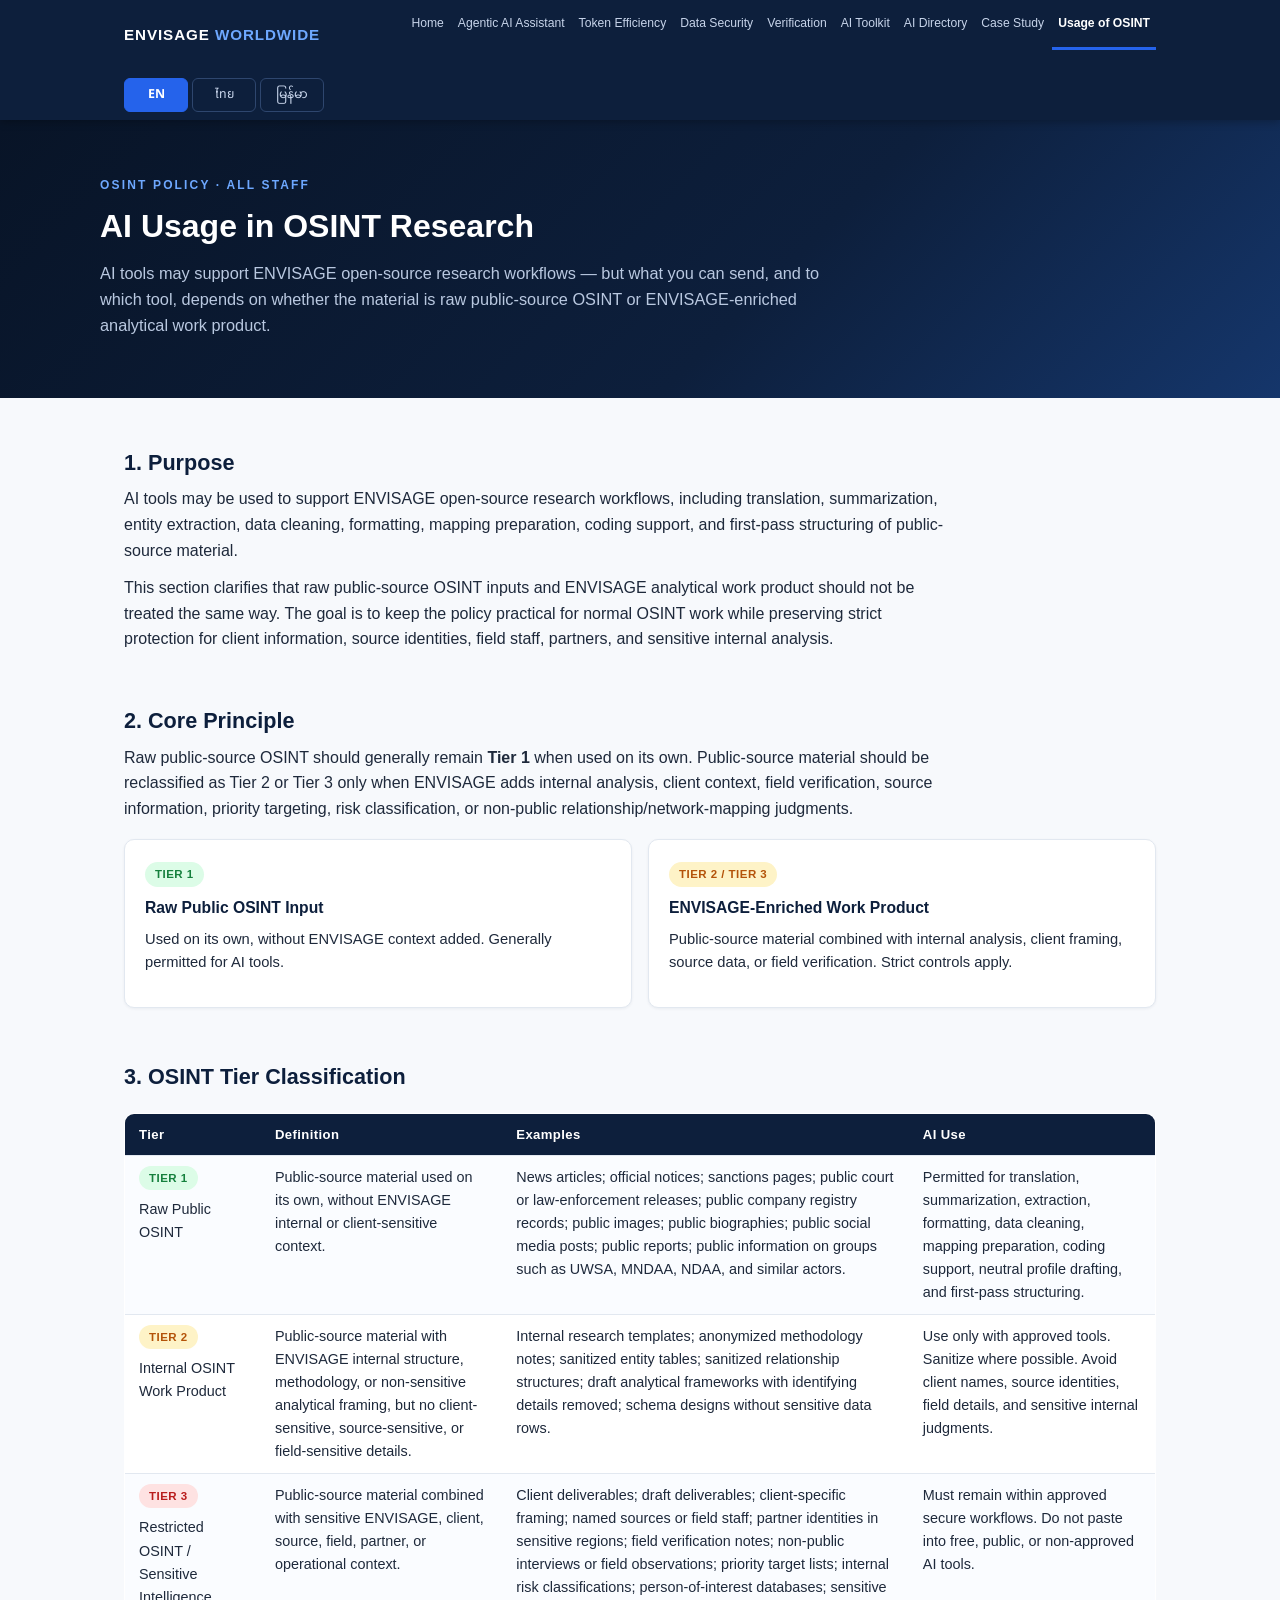
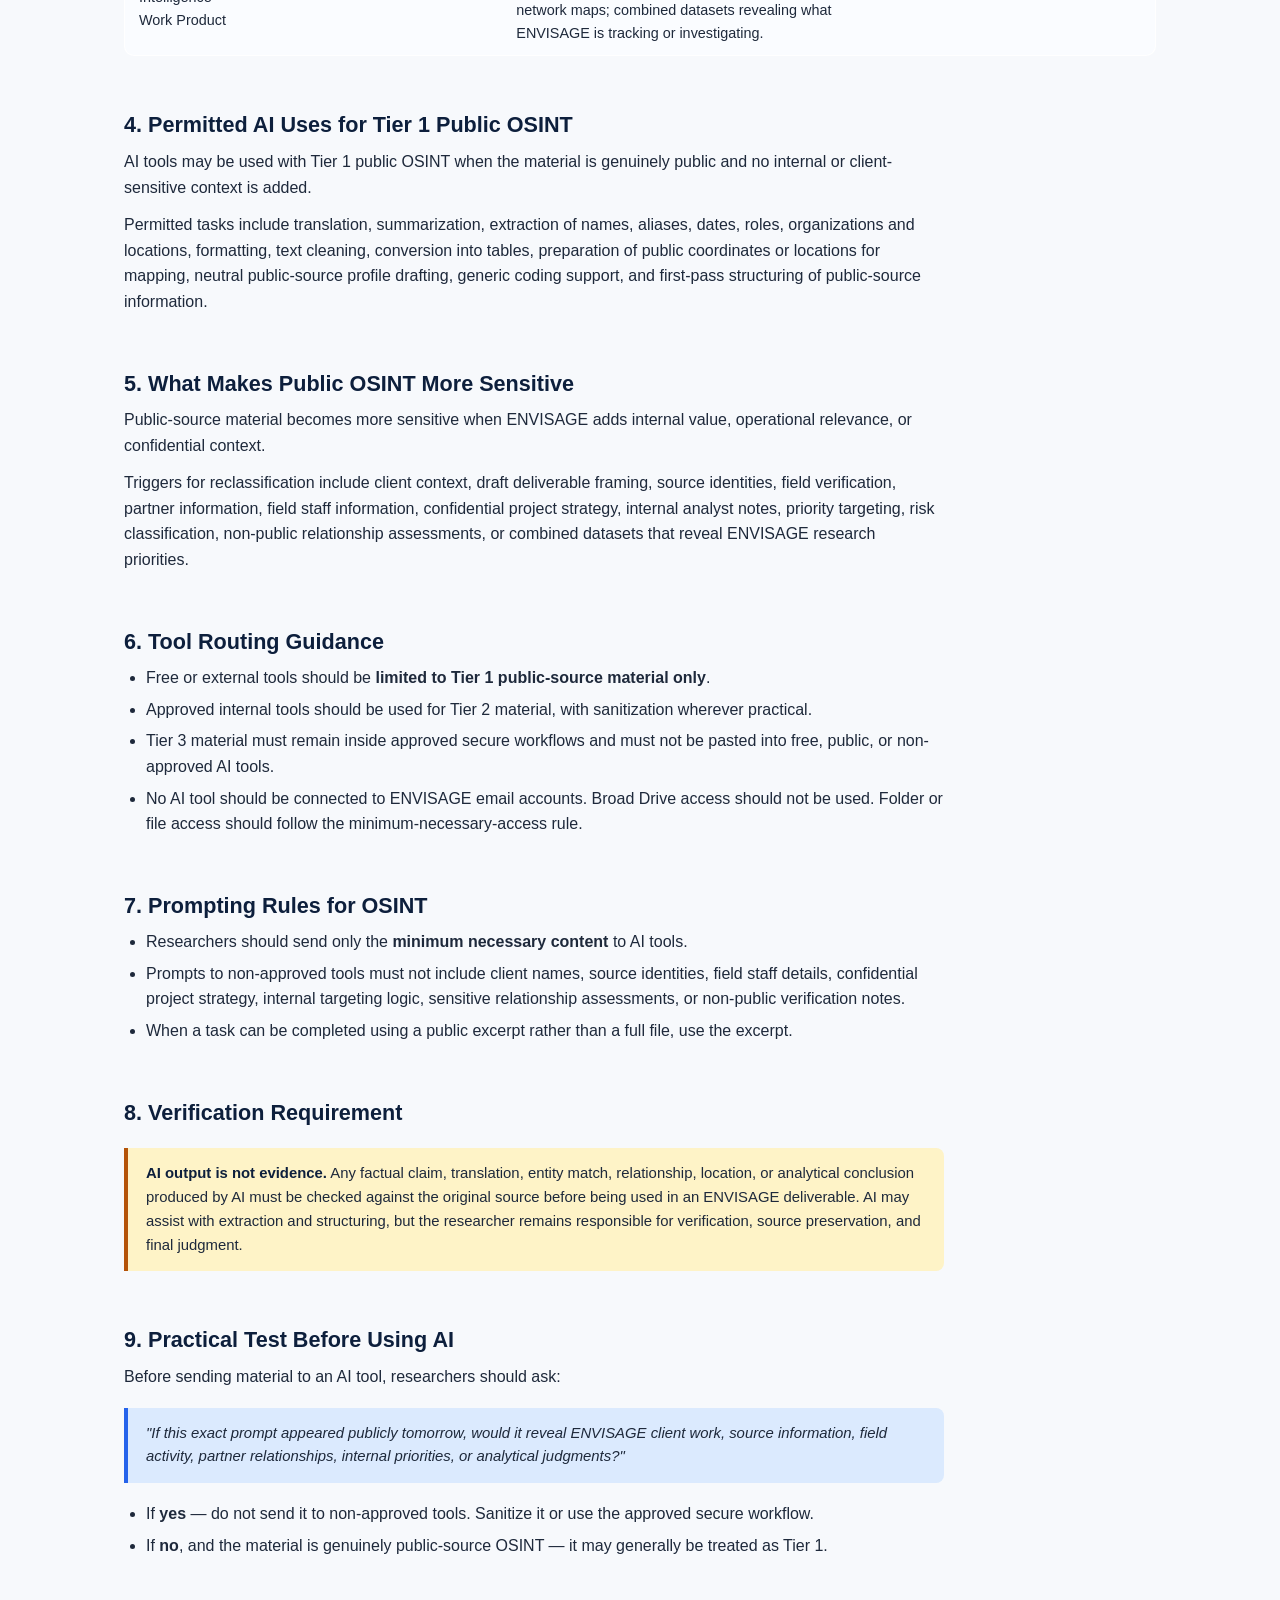
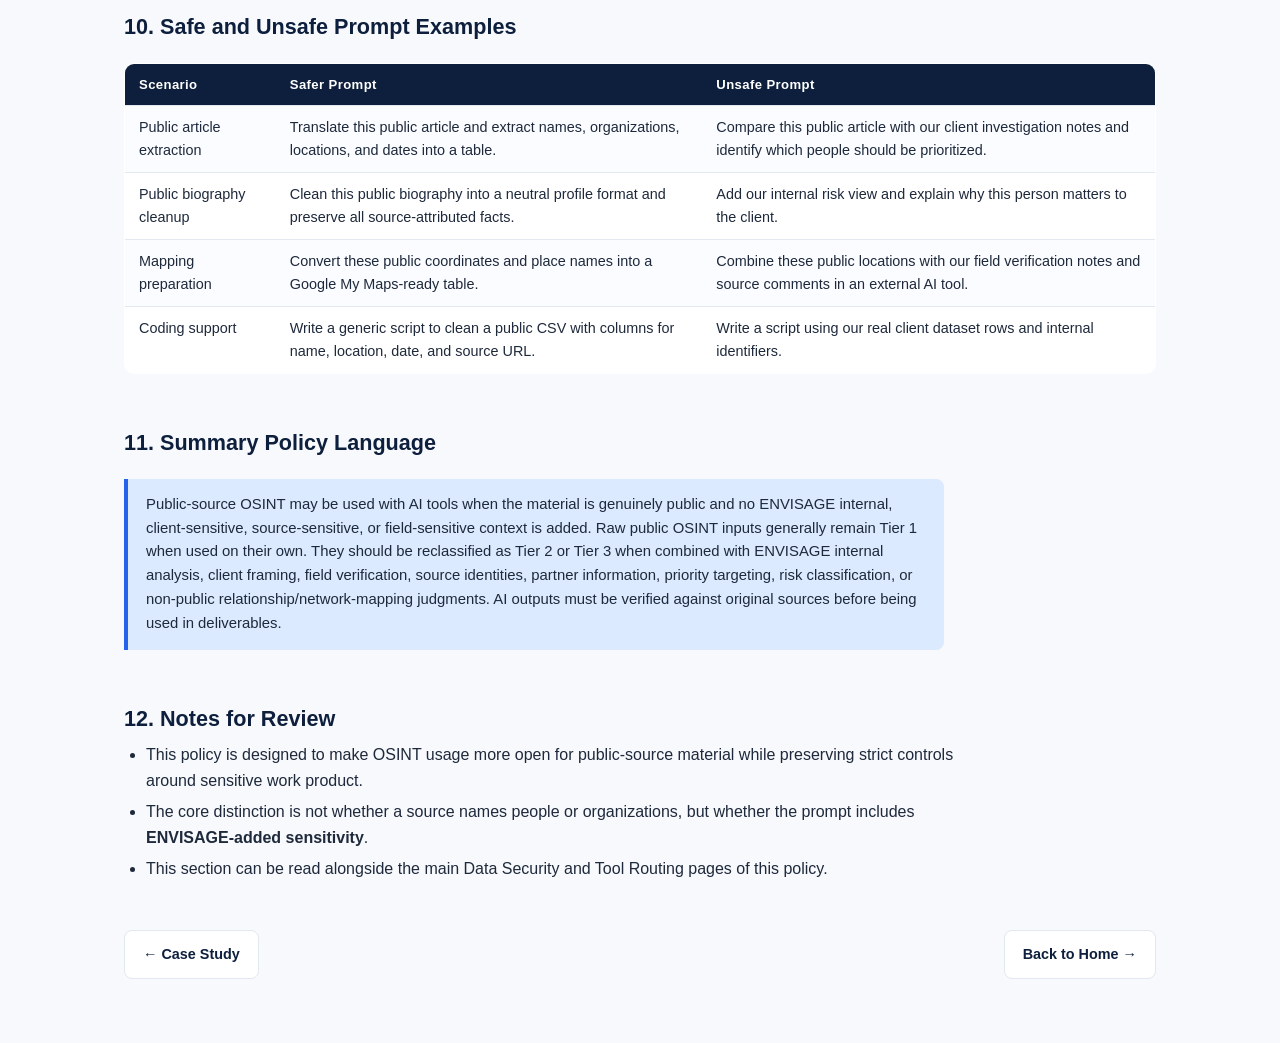
<file: osint-usage.html>
<!DOCTYPE html>
<html lang="en">
<head>
<meta charset="UTF-8">
<meta name="viewport" content="width=device-width, initial-scale=1.0">
<title>Usage of OSINT — ENVISAGE WORLDWIDE</title>
<link rel="preconnect" href="https://fonts.googleapis.com">
<link href="https://fonts.googleapis.com/css2?family=Noto+Sans+Thai:wght@400;600;700&family=Noto+Sans+Myanmar:wght@400;600;700&display=swap" rel="stylesheet">
<link rel="stylesheet" href="styles.css">
<script src="i18n.js"></script>
</head>
<body>

<nav>
  <div class="nav-inner">
    <a class="brand" href="index.html">ENVISAGE <span>WORLDWIDE</span></a>
    <ul class="nav-links">
      <li><a href="index.html">Home</a></li>
      <li><a href="claude.html">Agentic AI Assistant</a></li>
      <li><a href="token-efficiency.html">Token Efficiency</a></li>
      <li><a href="data-security.html">Data Security</a></li>
      <li><a href="verification.html">Verification</a></li>
      <li><a href="ai-toolkit.html">AI Toolkit</a></li>
      <li><a href="ai-tools-directory.html">AI Directory</a></li>
      <li><a href="por-case-study.html">Case Study</a></li>
      <li><a href="osint-usage.html" class="active">Usage of OSINT</a></li>
    </ul>
    <div class="lang-switch">
      <button data-setlang="en">EN</button>
      <button data-setlang="th">ไทย</button>
      <button data-setlang="my">မြန်မာ</button>
    </div>
  </div>
</nav>

<!-- ================= ENGLISH ================= -->
<div class="lang-section" data-lang="en">

<div class="hero">
  <div class="hero-inner">
    <div class="eyebrow">OSINT Policy · All Staff</div>
    <h1>AI Usage in OSINT Research</h1>
    <p class="lede">AI tools may support ENVISAGE open-source research workflows — but what you can send, and to which tool, depends on whether the material is raw public-source OSINT or ENVISAGE-enriched analytical work product.</p>
  </div>
</div>

<main>

<section>
  <h2>1. Purpose</h2>
  <p>AI tools may be used to support ENVISAGE open-source research workflows, including translation, summarization, entity extraction, data cleaning, formatting, mapping preparation, coding support, and first-pass structuring of public-source material.</p>
  <p>This section clarifies that raw public-source OSINT inputs and ENVISAGE analytical work product should not be treated the same way. The goal is to keep the policy practical for normal OSINT work while preserving strict protection for client information, source identities, field staff, partners, and sensitive internal analysis.</p>
</section>

<section>
  <h2>2. Core Principle</h2>
  <p>Raw public-source OSINT should generally remain <strong>Tier 1</strong> when used on its own. Public-source material should be reclassified as Tier 2 or Tier 3 only when ENVISAGE adds internal analysis, client context, field verification, source information, priority targeting, risk classification, or non-public relationship/network-mapping judgments.</p>
  <div class="grid cols-2">
    <div class="card"><span class="badge green">Tier 1</span><h4>Raw Public OSINT Input</h4><p>Used on its own, without ENVISAGE context added. Generally permitted for AI tools.</p></div>
    <div class="card"><span class="badge amber">Tier 2 / Tier 3</span><h4>ENVISAGE-Enriched Work Product</h4><p>Public-source material combined with internal analysis, client framing, source data, or field verification. Strict controls apply.</p></div>
  </div>
</section>

<section>
  <h2>3. OSINT Tier Classification</h2>
  <table>
    <tr><th>Tier</th><th>Definition</th><th>Examples</th><th>AI Use</th></tr>
    <tr>
      <td><span class="badge green">Tier 1</span><br>Raw Public OSINT</td>
      <td>Public-source material used on its own, without ENVISAGE internal or client-sensitive context.</td>
      <td>News articles; official notices; sanctions pages; public court or law-enforcement releases; public company registry records; public images; public biographies; public social media posts; public reports; public information on groups such as UWSA, MNDAA, NDAA, and similar actors.</td>
      <td>Permitted for translation, summarization, extraction, formatting, data cleaning, mapping preparation, coding support, neutral profile drafting, and first-pass structuring.</td>
    </tr>
    <tr>
      <td><span class="badge amber">Tier 2</span><br>Internal OSINT Work Product</td>
      <td>Public-source material with ENVISAGE internal structure, methodology, or non-sensitive analytical framing, but no client-sensitive, source-sensitive, or field-sensitive details.</td>
      <td>Internal research templates; anonymized methodology notes; sanitized entity tables; sanitized relationship structures; draft analytical frameworks with identifying details removed; schema designs without sensitive data rows.</td>
      <td>Use only with approved tools. Sanitize where possible. Avoid client names, source identities, field details, and sensitive internal judgments.</td>
    </tr>
    <tr>
      <td><span class="badge red">Tier 3</span><br>Restricted OSINT / Sensitive Intelligence Work Product</td>
      <td>Public-source material combined with sensitive ENVISAGE, client, source, field, partner, or operational context.</td>
      <td>Client deliverables; draft deliverables; client-specific framing; named sources or field staff; partner identities in sensitive regions; field verification notes; non-public interviews or field observations; priority target lists; internal risk classifications; person-of-interest databases; sensitive network maps; combined datasets revealing what ENVISAGE is tracking or investigating.</td>
      <td>Must remain within approved secure workflows. Do not paste into free, public, or non-approved AI tools.</td>
    </tr>
  </table>
</section>

<section>
  <h2>4. Permitted AI Uses for Tier 1 Public OSINT</h2>
  <p>AI tools may be used with Tier 1 public OSINT when the material is genuinely public and no internal or client-sensitive context is added.</p>
  <p>Permitted tasks include translation, summarization, extraction of names, aliases, dates, roles, organizations and locations, formatting, text cleaning, conversion into tables, preparation of public coordinates or locations for mapping, neutral public-source profile drafting, generic coding support, and first-pass structuring of public-source information.</p>
</section>

<section>
  <h2>5. What Makes Public OSINT More Sensitive</h2>
  <p>Public-source material becomes more sensitive when ENVISAGE adds internal value, operational relevance, or confidential context.</p>
  <p>Triggers for reclassification include client context, draft deliverable framing, source identities, field verification, partner information, field staff information, confidential project strategy, internal analyst notes, priority targeting, risk classification, non-public relationship assessments, or combined datasets that reveal ENVISAGE research priorities.</p>
</section>

<section>
  <h2>6. Tool Routing Guidance</h2>
  <ul>
    <li>Free or external tools should be <strong>limited to Tier 1 public-source material only</strong>.</li>
    <li>Approved internal tools should be used for Tier 2 material, with sanitization wherever practical.</li>
    <li>Tier 3 material must remain inside approved secure workflows and must not be pasted into free, public, or non-approved AI tools.</li>
    <li>No AI tool should be connected to ENVISAGE email accounts. Broad Drive access should not be used. Folder or file access should follow the minimum-necessary-access rule.</li>
  </ul>
</section>

<section>
  <h2>7. Prompting Rules for OSINT</h2>
  <ul>
    <li>Researchers should send only the <strong>minimum necessary content</strong> to AI tools.</li>
    <li>Prompts to non-approved tools must not include client names, source identities, field staff details, confidential project strategy, internal targeting logic, sensitive relationship assessments, or non-public verification notes.</li>
    <li>When a task can be completed using a public excerpt rather than a full file, use the excerpt.</li>
  </ul>
</section>

<section>
  <h2>8. Verification Requirement</h2>
  <div class="callout warn">
    <p><strong>AI output is not evidence.</strong> Any factual claim, translation, entity match, relationship, location, or analytical conclusion produced by AI must be checked against the original source before being used in an ENVISAGE deliverable. AI may assist with extraction and structuring, but the researcher remains responsible for verification, source preservation, and final judgment.</p>
  </div>
</section>

<section>
  <h2>9. Practical Test Before Using AI</h2>
  <p>Before sending material to an AI tool, researchers should ask:</p>
  <div class="callout info">
    <p><em>"If this exact prompt appeared publicly tomorrow, would it reveal ENVISAGE client work, source information, field activity, partner relationships, internal priorities, or analytical judgments?"</em></p>
  </div>
  <ul>
    <li>If <strong>yes</strong> — do not send it to non-approved tools. Sanitize it or use the approved secure workflow.</li>
    <li>If <strong>no</strong>, and the material is genuinely public-source OSINT — it may generally be treated as Tier 1.</li>
  </ul>
</section>

<section>
  <h2>10. Safe and Unsafe Prompt Examples</h2>
  <table>
    <tr><th>Scenario</th><th>Safer Prompt</th><th>Unsafe Prompt</th></tr>
    <tr>
      <td>Public article extraction</td>
      <td>Translate this public article and extract names, organizations, locations, and dates into a table.</td>
      <td>Compare this public article with our client investigation notes and identify which people should be prioritized.</td>
    </tr>
    <tr>
      <td>Public biography cleanup</td>
      <td>Clean this public biography into a neutral profile format and preserve all source-attributed facts.</td>
      <td>Add our internal risk view and explain why this person matters to the client.</td>
    </tr>
    <tr>
      <td>Mapping preparation</td>
      <td>Convert these public coordinates and place names into a Google My Maps-ready table.</td>
      <td>Combine these public locations with our field verification notes and source comments in an external AI tool.</td>
    </tr>
    <tr>
      <td>Coding support</td>
      <td>Write a generic script to clean a public CSV with columns for name, location, date, and source URL.</td>
      <td>Write a script using our real client dataset rows and internal identifiers.</td>
    </tr>
  </table>
</section>

<section>
  <h2>11. Summary Policy Language</h2>
  <div class="callout info">
    <p>Public-source OSINT may be used with AI tools when the material is genuinely public and no ENVISAGE internal, client-sensitive, source-sensitive, or field-sensitive context is added. Raw public OSINT inputs generally remain Tier 1 when used on their own. They should be reclassified as Tier 2 or Tier 3 when combined with ENVISAGE internal analysis, client framing, field verification, source identities, partner information, priority targeting, risk classification, or non-public relationship/network-mapping judgments. AI outputs must be verified against original sources before being used in deliverables.</p>
  </div>
</section>

<section>
  <h2>12. Notes for Review</h2>
  <ul>
    <li>This policy is designed to make OSINT usage more open for public-source material while preserving strict controls around sensitive work product.</li>
    <li>The core distinction is not whether a source names people or organizations, but whether the prompt includes <strong>ENVISAGE-added sensitivity</strong>.</li>
    <li>This section can be read alongside the main Data Security and Tool Routing pages of this policy.</li>
  </ul>
</section>

<div class="pager">
  <a href="por-case-study.html">← Case Study</a>
  <a href="index.html">Back to Home →</a>
</div>

</main>
</div>

<!-- ================= THAI ================= -->
<div class="lang-section" data-lang="th">

<div class="hero">
  <div class="hero-inner">
    <div class="eyebrow">นโยบาย OSINT · บุคลากรทุกคน</div>
    <h1>ร่างนโยบายการใช้ AI สำหรับงาน OSINT</h1>
    <p class="lede">AI สามารถใช้สนับสนุน workflow งานวิจัยจากแหล่งเปิดของ ENVISAGE ได้ — แต่สิ่งที่ส่งได้และเครื่องมือที่ใช้ได้ขึ้นอยู่กับว่าข้อมูลนั้นเป็น raw public-source OSINT หรืองานวิเคราะห์ที่ ENVISAGE เพิ่มคุณค่าเข้าไปแล้ว</p>
  </div>
</div>

<main>

<section>
  <h2>1. วัตถุประสงค์</h2>
  <p>เครื่องมือ AI สามารถใช้เพื่อสนับสนุน workflow งานวิจัยจากแหล่งเปิดของ ENVISAGE ได้ เช่น การแปล การสรุป การดึงข้อมูลบุคคล/องค์กร/สถานที่ การทำความสะอาดข้อมูล การจัดรูปแบบ การเตรียมข้อมูลสำหรับแผนที่ การช่วยเขียนโค้ด และการจัดโครงสร้างข้อมูลสาธารณะในขั้นแรก</p>
  <p>หัวข้อนี้มีเป้าหมายเพื่อชี้แจงว่า "ข้อมูล OSINT ดิบจากแหล่งเปิด" และ "งานวิเคราะห์ที่ ENVISAGE สร้างหรือเพิ่มคุณค่าเข้าไป" ไม่ควรถูกจัดการเหมือนกันทั้งหมด นโยบายควรใช้งานได้จริงสำหรับงาน OSINT ปกติ ขณะเดียวกันยังคงปกป้องข้อมูลลูกค้า ตัวตนของแหล่งข่าว เจ้าหน้าที่ภาคสนาม พันธมิตร และการวิเคราะห์ภายในที่อ่อนไหวอย่างเข้มงวด</p>
</section>

<section>
  <h2>2. หลักการหลัก</h2>
  <p>ข้อมูล OSINT ดิบจากแหล่งเปิดควรถูกจัดเป็น Tier 1 เมื่อใช้ตามลำพัง และยังไม่มีการเพิ่มบริบทภายในของ ENVISAGE เข้าไป</p>
  <p>ข้อมูลจากแหล่งเปิดจะมีความอ่อนไหวมากขึ้นเมื่อ ENVISAGE เพิ่มการวิเคราะห์ภายใน บริบทของลูกค้า การตรวจสอบภาคสนาม ข้อมูลแหล่งข่าว การจัดลำดับความสำคัญของเป้าหมาย การจัดชั้นความเสี่ยง หรือการวิเคราะห์ความสัมพันธ์/เครือข่ายที่ไม่ใช่ข้อมูลสาธารณะ</p>
  <table>
    <tr><th>ประเภทข้อมูล</th><th>การจัดชั้นโดยทั่วไป</th></tr>
    <tr><td>ข้อมูล OSINT ดิบจากแหล่งเปิด</td><td><span class="badge green">Tier 1</span> เมื่อใช้ตามลำพัง</td></tr>
    <tr><td>งานวิเคราะห์ที่ ENVISAGE เพิ่มคุณค่า/บริบทเข้าไป</td><td><span class="badge amber">Tier 2</span> หรือ <span class="badge red">Tier 3</span> ตามความอ่อนไหวของบริบทที่เพิ่มเข้ามา</td></tr>
  </table>
</section>

<section>
  <h2>3. Tier 1 — ข้อมูล OSINT ดิบจากแหล่งเปิด</h2>
  <p>ข้อมูลต่อไปนี้สามารถจัดเป็น Tier 1 ได้โดยทั่วไป เมื่อใช้ตามลำพังและไม่ได้รวมกับบริบทภายในหรือข้อมูลอ่อนไหวของ ENVISAGE</p>
  <ul>
    <li>ข่าว บทความ หรือรายงานที่เผยแพร่สาธารณะ</li>
    <li>ประกาศ แถลงการณ์ หรือเอกสารทางการที่เปิดเผยต่อสาธารณะ</li>
    <li>หน้า sanctions หรือรายชื่อคว่ำบาตรที่เผยแพร่โดยหน่วยงานทางการ</li>
    <li>เอกสารศาลหรือประกาศจากหน่วยงานบังคับใช้กฎหมายที่เปิดเผยต่อสาธารณะ</li>
    <li>ข้อมูลทะเบียนบริษัทที่เข้าถึงได้จากแหล่งสาธารณะ</li>
    <li>รูปภาพสาธารณะ</li>
    <li>ประวัติบุคคลหรือกลุ่มที่เผยแพร่สาธารณะ</li>
    <li>โพสต์หรือเนื้อหาสาธารณะบน social media</li>
    <li>รายงานสาธารณะจากองค์กรหรือสื่อที่ตรวจสอบได้</li>
    <li>ข้อมูลสาธารณะเกี่ยวกับกลุ่มติดอาวุธ กลุ่มการเมือง เครือข่ายธุรกิจ หรือผู้มีบทบาทอื่น ๆ เช่น UWSA, MNDAA, NDAA และกลุ่มที่มีลักษณะคล้ายกัน</li>
  </ul>
  <h3>งานที่ AI สามารถช่วยได้กับ Tier 1</h3>
  <ul>
    <li>แปลเอกสารหรือบทความสาธารณะ</li>
    <li>สรุปเนื้อหาจากแหล่งเปิด</li>
    <li>ดึงชื่อบุคคล นามแฝง วันที่ บทบาท องค์กร และสถานที่</li>
    <li>ทำความสะอาดข้อความหรือจัดรูปแบบข้อมูลจากแหล่งเปิด</li>
    <li>แปลงข้อมูลสาธารณะเป็นตาราง</li>
    <li>เตรียมพิกัดหรือข้อมูลสถานที่สำหรับงานแผนที่</li>
    <li>ร่าง profile จากข้อมูลสาธารณะในลักษณะเป็นกลาง</li>
    <li>ช่วยเขียนโค้ดหรือสคริปต์สำหรับข้อมูลสาธารณะหรือข้อมูลตัวอย่าง</li>
    <li>จัดโครงสร้างข้อมูลสาธารณะในขั้นแรกเพื่อให้ตรวจสอบต่อได้</li>
  </ul>
</section>

<section>
  <h2>4. Tier 2 — งาน OSINT ภายในที่ยังไม่อ่อนไหวสูง</h2>
  <p>ข้อมูล OSINT จากแหล่งเปิดควรถูกจัดเป็น Tier 2 เมื่อ ENVISAGE เพิ่มโครงสร้าง วิธีการ หรือกรอบการวิเคราะห์ภายในเข้าไป แต่ยังไม่มีข้อมูลลูกค้า แหล่งข่าว เจ้าหน้าที่ภาคสนาม หรือข้อมูลที่อ่อนไหวสูง</p>
  <p>ตัวอย่าง Tier 2 อาจรวมถึง</p>
  <ul>
    <li>template งานวิจัยภายใน</li>
    <li>methodology notes ที่ถูกทำให้ไม่ระบุตัวตน</li>
    <li>entity table ที่ถูก sanitize แล้ว</li>
    <li>relationship structure ที่ถูก sanitize แล้ว</li>
    <li>draft analytical framework ที่ลบหรือทำให้ข้อมูลระบุตัวตนไม่ชัดเจนแล้ว</li>
    <li>schema design ที่ไม่มีแถวข้อมูลจริงหรือข้อมูลอ่อนไหว</li>
  </ul>
  <p>Tier 2 ควรใช้เฉพาะกับเครื่องมือที่ได้รับอนุมัติ และควร sanitize ข้อมูลก่อนส่งเข้าเครื่องมือ AI เท่าที่ทำได้</p>
</section>

<section>
  <h2>5. Tier 3 — OSINT ที่ถูกยกระดับเป็นงานข่าวกรอง/วิเคราะห์อ่อนไหว</h2>
  <p>ข้อมูลจากแหล่งเปิดควรถูกจัดเป็น Tier 3 เมื่อถูกนำไปรวมกับบริบทที่อ่อนไหวของ ENVISAGE ลูกค้า แหล่งข่าว เจ้าหน้าที่ภาคสนาม พันธมิตร หรือบริบทด้านปฏิบัติการ</p>
  <p>ตัวอย่าง Tier 3 รวมถึง</p>
  <ul>
    <li>deliverable หรือ draft deliverable สำหรับลูกค้า</li>
    <li>การ framing ที่เกี่ยวข้องกับลูกค้าโดยเฉพาะ</li>
    <li>ชื่อหรือตัวตนของแหล่งข่าวหรือเจ้าหน้าที่ภาคสนาม</li>
    <li>ตัวตนของพันธมิตรในพื้นที่อ่อนไหว</li>
    <li>บันทึกการตรวจสอบภาคสนาม</li>
    <li>บทสัมภาษณ์หรือข้อสังเกตภาคสนามที่ไม่เปิดเผยสาธารณะ</li>
    <li>รายชื่อเป้าหมายหรือ priority target list ภายใน</li>
    <li>risk classification ที่ ENVISAGE จัดทำขึ้นเอง</li>
    <li>person-of-interest database ที่ ENVISAGE สร้างหรือเพิ่มข้อมูลเข้าไป</li>
    <li>relationship map หรือ network map ที่เผยให้เห็น judgment ภายในของ ENVISAGE</li>
    <li>ชุดข้อมูลที่รวมหลายแหล่งจนเผยให้เห็นว่า ENVISAGE กำลังติดตาม ตรวจสอบ หรือเตรียมงานเรื่องใดให้ลูกค้า</li>
  </ul>
  <div class="callout warn">
    <p>Tier 3 ต้องอยู่ภายใน workflow ที่ปลอดภัยและได้รับอนุมัติเท่านั้น และ<strong>ห้ามคัดลอกหรือวางลงใน AI tools แบบสาธารณะ ฟรี หรือไม่ได้รับอนุมัติ</strong></p>
  </div>
</section>

<section>
  <h2>6. แนวทางเลือกใช้เครื่องมือ AI</h2>
  <ul>
    <li>Free หรือ external tools ควรจำกัดไว้เฉพาะ <strong>Tier 1 public-source material เท่านั้น</strong></li>
    <li>Tier 2 ควรใช้เฉพาะกับเครื่องมือหรือ workflow ที่ได้รับอนุมัติ และควร sanitize ข้อมูลก่อนใช้งาน</li>
    <li>Tier 3 ต้องอยู่ใน secure workflow ที่ได้รับอนุมัติ และไม่ควรถูกนำไปใช้กับ public chatbots หรือเครื่องมือที่ไม่ได้รับอนุมัติ</li>
    <li>ห้ามเชื่อมต่อ AI tools กับ email หรือ broad Drive access ที่อาจเปิดเผยข้อมูลลูกค้า แหล่งข่าว หรือเอกสารภายในเกินความจำเป็น</li>
  </ul>
</section>

<section>
  <h2>7. กฎการเขียน Prompt สำหรับ OSINT</h2>
  <p>นักวิจัยควรส่งเฉพาะข้อมูลเท่าที่จำเป็นต่อการทำงานของ AI และหลีกเลี่ยงการใส่บริบทภายในที่ไม่จำเป็น</p>
  <table>
    <tr><th>ตัวอย่างที่ปลอดภัยกว่า</th><th>ตัวอย่างที่ไม่ควรใช้กับเครื่องมือที่ไม่ได้รับอนุมัติ</th></tr>
    <tr><td>"แปลบทความสาธารณะนี้ และดึงชื่อองค์กร สถานที่ และวันที่ออกมาเป็นตาราง"</td><td>"เปรียบเทียบบทความนี้กับ notes การสืบสวนของลูกค้า และบอกว่าควร prioritize ใคร"</td></tr>
    <tr><td>"จัดรูปแบบข้อมูลสาธารณะนี้ให้เป็น CSV สำหรับ mapping"</td><td>"รวมข้อมูลนี้กับ field verification และ internal source notes ของเรา"</td></tr>
  </table>
  <p>นักวิจัยต้องไม่ใส่ชื่อลูกค้า ตัวตนของแหล่งข่าว รายละเอียดเจ้าหน้าที่ภาคสนาม กลยุทธ์โครงการที่เป็นความลับ internal targeting logic หรือ non-public relationship assessment ลงใน prompt ที่ส่งให้เครื่องมือซึ่งไม่ได้รับอนุมัติ</p>
</section>

<section>
  <h2>8. กฎการตรวจสอบผลลัพธ์</h2>
  <div class="callout warn">
    <p><strong>ผลลัพธ์จาก AI ไม่ใช่หลักฐาน</strong> ข้อเท็จจริง การแปล การจับคู่ตัวตน ความสัมพันธ์ พิกัด สถานที่ หรือข้อสรุปเชิงวิเคราะห์ใด ๆ ที่ AI สร้างขึ้น ต้องถูกตรวจสอบกับแหล่งข้อมูลต้นฉบับก่อนนำไปใช้ใน deliverable ของ ENVISAGE AI สามารถช่วย extraction และ structuring ได้ แต่นักวิจัยยังคงเป็นผู้รับผิดชอบการตรวจสอบ การเก็บแหล่งที่มา และ judgment ขั้นสุดท้าย</p>
  </div>
</section>

<section>
  <h2>9. Practical Test ก่อนใช้ AI</h2>
  <p>ก่อนส่งข้อมูลเข้า AI tool นักวิจัยควรถามตัวเองว่า:</p>
  <div class="callout info">
    <p><em>"ถ้า prompt นี้ถูกเผยแพร่ต่อสาธารณะในวันพรุ่งนี้ จะเปิดเผยงานของลูกค้า ข้อมูลแหล่งข่าว กิจกรรมภาคสนาม ความสัมพันธ์กับพันธมิตร ลำดับความสำคัญภายใน หรือ judgment เชิงวิเคราะห์ของ ENVISAGE หรือไม่?"</em></p>
  </div>
  <ul>
    <li>ถ้าคำตอบคือ <strong>"ใช่"</strong> ไม่ควรส่งข้อมูลนั้นเข้าเครื่องมือที่ไม่ได้รับอนุมัติ ควร sanitize ก่อน หรือย้ายไปใช้ secure workflow ที่ได้รับอนุมัติ</li>
    <li>ถ้าคำตอบคือ <strong>"ไม่ใช่"</strong> และข้อมูลนั้นเป็น public-source OSINT จริง โดยทั่วไปสามารถจัดเป็น Tier 1 ได้</li>
  </ul>
</section>

<section>
  <h2>10. สรุปแนวนโยบาย</h2>
  <div class="callout info">
    <p>นโยบาย OSINT ควรเปิดให้ใช้ AI กับข้อมูลสาธารณะได้อย่างเหมาะสม แต่ต้องยังคงควบคุมข้อมูลที่ ENVISAGE เพิ่มคุณค่า วิเคราะห์ เชื่อมโยง หรือผูกกับบริบทของลูกค้า แหล่งข่าว และการทำงานภายใน</p>
    <p>หลักที่ควรใช้คือ: <strong>เปิดสำหรับ raw public-source OSINT แต่เข้มงวดสำหรับ ENVISAGE-enriched intelligence work product</strong></p>
  </div>
</section>

<div class="pager">
  <a href="por-case-study.html">← กรณีศึกษา</a>
  <a href="index.html">กลับหน้าหลัก →</a>
</div>

</main>
</div>

<!-- ================= BURMESE ================= -->
<div class="lang-section" data-lang="my">

<div class="hero">
  <div class="hero-inner">
    <div class="eyebrow">OSINT နိတိမူ · ဝန်ထမ်းအားလုံး</div>
    <h1>OSINT သုတေသနတွင် AI အသုံးပြုမှု နိတိမူ</h1>
    <p class="lede">AI ကိရိယာများသည် ENVISAGE ၏ open-source သုတေသန workflow များကို ထောက်ကူပေးနိုင်သည် — သို့သော် ဘာပို့နိုင်သည်နှင့် ဘယ်ကိရိယာသုံးနိုင်သည်ဆိုသည်မှာ ဒေတာသည် raw public-source OSINT လား သို့မဟုတ် ENVISAGE မှ ထပ်ပေါင်းသုံးသပ်ထားသော analytical work product လားဆိုသည်ပေါ် မူတည်သည်။</p>
  </div>
</div>

<main>

<section>
  <h2>၁။ ရည်ရွယ်ချက်</h2>
  <p>AI ကိရိယာများကို ENVISAGE ၏ open-source သုတေသန workflow များတွင် ထောက်ကူပေးရန် အသုံးပြုနိုင်သည် — ဘာသာပြန်ခြင်း၊ အကျဉ်းချုပ်ဆွဲခြင်း၊ entity ထုတ်ယူခြင်း (နာမည်၊ နာမည်ကင်းနာ၊ ရက်စွဲ၊ ရာထူး၊ အဖွဲ့အစည်း၊ တည်နေရာ)၊ ဒေတာသန့်ရှင်းစေခြင်း၊ ပုံစံချပေးခြင်း၊ မြေပုံပြင်ဆင်ခြင်း၊ ကုဒ်ရေးကူညီခြင်း နှင့် အများပြည်သူရင်းမြစ်ဒေတာကို ဦးစားပေး ဖွဲ့စည်းပြပေးခြင်း တို့ပါဝင်သည်။</p>
  <p>ဤအပိုင်းသည် raw public-source OSINT input များနှင့် ENVISAGE ၏ ခွဲခြမ်းစိတ်ဖြာထားသော ရလဒ်များကို တူညီစွာ ကိုင်တွယ်ခြင်း မသင့်ကြောင်း ရှင်းပြသည်။ ပုံမှန် OSINT လုပ်ငန်းများအတွက် လက်တွေ့ကျသော်လည်း ဖောက်သည်အချက်အလက်၊ သတင်းရင်းမြစ်ပုဂ္ဂိုလ်တည်ရာ၊ လယ်ကွင်းဝန်ထမ်းများ၊ မိတ်ဖက်များ နှင့် အတွင်းပိုင်း ခွဲခြမ်းစိတ်ဖြာချက်များကို တင်းကျပ်စွာ ကာကွယ်ထားသည်။</p>
</section>

<section>
  <h2>၂။ အခြေခံမူ</h2>
  <p>Raw public-source OSINT ကို တစ်ကိုယ်တည်းသုံးသောအခါ ယေဘုယျ <strong>Tier 1</strong> ဖြစ်သင့်သည်။ ENVISAGE မှ အတွင်းပိုင်းခွဲခြမ်းမှု၊ ဖောက်သည်ဆက်စပ်မှု၊ လယ်ကွင်းအတည်ပြုချက်၊ ရင်းမြစ်အချက်အလက်၊ ဦးစားပေးပစ်မှတ်ချမှတ်ခြင်း၊ အန္တရာယ်သတ်မှတ်ခြင်း သို့မဟုတ် အများမသိသော ဆက်ဆံရေး/ကွန်ယက် ဆုံးဖြတ်ချက်များ ထပ်ပေါင်းသွင်းမှသာ Tier 2 သို့မဟုတ် Tier 3 ဖြစ်သွားသည်။</p>
  <div class="grid cols-2">
    <div class="card"><span class="badge green">Tier 1</span><h4>Raw Public OSINT Input</h4><p>တစ်ကိုယ်တည်းသုံး၊ ENVISAGE context မပေါင်းဘဲ။ AI ကိရိယာများနှင့် ယေဘုယျ ခွင့်ပြုသည်။</p></div>
    <div class="card"><span class="badge amber">Tier 2 / Tier 3</span><h4>ENVISAGE မှ ထပ်ပေါင်းသုံးသပ်သော Work Product</h4><p>အတွင်းပိုင်းခွဲခြမ်းမှု၊ ဖောက်သည် framing၊ ရင်းမြစ်ဒေတာ သို့မဟုတ် လယ်ကွင်းအတည်ပြုချက်နှင့် ပေါင်းထားသော အများပြည်သူရင်းမြစ်ဒေတာ။ တင်းကျပ်သောထိန်းချုပ်မှုများ သက်ရောက်သည်။</p></div>
  </div>
</section>

<section>
  <h2>၃။ OSINT Tier သတ်မှတ်ချက်</h2>
  <table>
    <tr><th>Tier</th><th>အဓိပ္ပာယ်ဖွင့်ဆိုချက်</th><th>ဥပမာများ</th><th>AI အသုံးပြုမှု</th></tr>
    <tr>
      <td><span class="badge green">Tier 1</span><br>Raw Public OSINT</td>
      <td>ENVISAGE အတွင်းပိုင်း သို့မဟုတ် ဖောက်သည်ဆက်စပ် context မပါဘဲ တစ်ကိုယ်တည်းသုံးသော အများပြည်သူရင်းမြစ်ဒေတာ</td>
      <td>သတင်းဆောင်းပါးများ; တရားဝင်ကြေညာချက်များ; ပိတ်ဆို့မှုစာရင်းများ; ရုံးသို့ဆင်ခြင်ရပ်ဆိုင်ရာ ကြေညာချက်များ; ကုမ္ပဏီမှတ်ပုံတင်မှတ်တမ်း; အများပြည်သူ ကိုယ်ရေးကိုယ်တာ မှတ်တမ်း; social media အများပြည်သူပို့စ်; UWSA, MNDAA, NDAA ကဲ့သို့သော အဖွဲ့များနှင့်ပတ်သက်သော အများပြည်သူ အချက်အလက်</td>
      <td>ဘာသာပြန်ခြင်း၊ အကျဉ်းချုပ်ဆွဲခြင်း၊ ထုတ်ယူခြင်း၊ ပုံစံချခြင်း၊ ဒေတာသန့်ရှင်းစေခြင်း၊ မြေပုံပြင်ဆင်ခြင်း၊ ကုဒ်ကူညီခြင်း၊ profile မူကြမ်းဆွဲခြင်း နှင့် ဦးစားပေးဖွဲ့စည်းပြခြင်း — ခွင့်ပြုသည်</td>
    </tr>
    <tr>
      <td><span class="badge amber">Tier 2</span><br>Internal OSINT Work Product</td>
      <td>ENVISAGE ၏ အတွင်းပိုင်းဖွဲ့စည်းမှု၊ နည်းနာ သို့မဟုတ် ဆန်းစစ်ဘောင် ပါဝင်သော်လည်း ဖောက်သည်၊ ရင်းမြစ် သို့မဟုတ် လယ်ကွင်းဆက်စပ်အသေးစိတ် မပါသော အများပြည်သူရင်းမြစ်ဒေတာ</td>
      <td>အတွင်းပိုင်းသုတေသန template များ; အမည်မဖော်သော နည်းနာမှတ်စုများ; sanitize လုပ်ထားသော entity ဇယားများ; ဖော်ထုတ်ရေးအသေးစိတ် ဖယ်ရှားထားသော draft analytical framework များ; အချက်အလက်ဇယားနေရာ မပါသော schema ဒီဇိုင်းများ</td>
      <td>ခွင့်ပြုထားသော ကိရိယာများနှင့်သာ သုံးပါ။ Sanitize လုပ်ပါ။ ဖောက်သည်နာမည်၊ ရင်းမြစ်ပုဂ္ဂိုလ်တည်ရာ နှင့် အတွင်းပိုင်း ဆုံးဖြတ်ချက်များ ရှောင်ပါ</td>
    </tr>
    <tr>
      <td><span class="badge red">Tier 3</span><br>Restricted OSINT / Sensitive Intelligence Work Product</td>
      <td>ဖောက်သည်၊ ရင်းမြစ်၊ လယ်ကွင်း၊ မိတ်ဖက် သို့မဟုတ် စစ်ဆင်ရေးဆက်စပ် context နှင့် ပေါင်းစပ်ထားသော အများပြည်သူရင်းမြစ်ဒေတာ</td>
      <td>ဖောက်သည်ပေးအပ်စာတမ်းများ; draft deliverable များ; အမည်ဖော်ထားသော ရင်းမြစ်များ သို့မဟုတ် လယ်ကွင်းဝန်ထမ်းများ; လယ်ကွင်းအတည်ပြုမှတ်စုများ; ဦးစားပေးပစ်မှတ်စာရင်းများ; person-of-interest database များ; ENVISAGE မှ ဘာစစ်ဆေးနေသည်ကို ဖော်ပြသော ပေါင်းစပ်ဒေတာစုများ</td>
      <td>ခွင့်ပြုထားသော လုံခြုံ workflow ထဲတွင်သာ ထိန်းသိမ်းရမည်။ အများပြည်သူ၊ အခမဲ့ သို့မဟုတ် ခွင့်မပြုထားသော AI ကိရိယာများထဲ ကူးထည့်ခြင်း မပြုရ</td>
    </tr>
  </table>
</section>

<section>
  <h2>၄။ Tier 1 Public OSINT အတွက် ခွင့်ပြုသော AI အသုံးပြုမှုများ</h2>
  <p>ဒေတာသည် တကယ်ပင် အများပြည်သူနေပြီး အတွင်းပိုင်း သို့မဟုတ် ဖောက်သည်ဆက်စပ် context မထည့်မှီ Tier 1 public OSINT နှင့် AI ကိရိယာများ အသုံးပြုနိုင်သည်။</p>
  <p>ခွင့်ပြုသော လုပ်ငန်းများ — ဘာသာပြန်ခြင်း၊ အကျဉ်းချုပ်ဆွဲခြင်း၊ နာမည်/နာမည်ကင်းနာ/ရက်စွဲ/ရာထူး/အဖွဲ့အစည်း/တည်နေရာ ထုတ်ယူခြင်း၊ ပုံစံချပေးခြင်း၊ စာသားသန့်ရှင်းစေခြင်း၊ ဇယားပြောင်းလဲပေးခြင်း၊ မြေပုံအတွက် အများပြည်သူ ကိုဩဒိနိတ် ပြင်ဆင်ပေးခြင်း၊ profile မူကြမ်းနိဒ္ဒါနဆွဲခြင်း၊ generic ကုဒ် ထောက်ပံ့ကူညီခြင်း နှင့် အများပြည်သူရင်းမြစ် ဒေတာကို ဦးစားပေးဖွဲ့စည်းပြခြင်း</p>
</section>

<section>
  <h2>၅။ Public OSINT ကို ပိုမိုအရေးကြီးစေသည့် အချက်များ</h2>
  <p>ENVISAGE မှ အတွင်းပိုင်းတန်ဖိုး၊ စစ်ဆင်ရေးဆက်ဆံမှု သို့မဟုတ် လျှို့ဝှက်ထိန်းသိမ်း context ထပ်ပေါင်းလိုက်သောအခါ အများပြည်သူရင်းမြစ်ဒေတာသည် ပိုမိုအရေးကြီးလာသည်။</p>
  <p>Tier ပြောင်းလဲမှု ဖြစ်စေသော ကိစ္စများ — ဖောက်သည်ဆက်စပ်မှု၊ draft deliverable framing၊ ရင်းမြစ်ပုဂ္ဂိုလ်တည်ရာ၊ လယ်ကွင်းအတည်ပြုချက်၊ မိတ်ဖက်အချက်အလက်၊ လယ်ကွင်းဝန်ထမ်းအချက်အလက်၊ လျှို့ဝှက်ထိန်းသိမ်းသော ပရောဂျက်မဟာဗျူဟာ၊ အတွင်းပိုင်းသုံးသပ်သူ မှတ်ချက်များ၊ ဦးစားပေးပစ်မှတ်ချမှတ်ခြင်း၊ အန္တရာယ်သတ်မှတ်ခြင်း၊ အများမသိသော ဆက်ဆံရေးအကဲဖြတ်ချက်များ သို့မဟုတ် ENVISAGE ၏ သုတေသနဦးစားပေးများ ဖော်ပြနိုင်သော ပေါင်းစပ်ဒေတာစုများ</p>
</section>

<section>
  <h2>၆။ ကိရိယာ ရွေးချယ်မှု လမ်းညွှန်</h2>
  <ul>
    <li>အခမဲ့ သို့မဟုတ် ပြင်ပ ကိရိယာများကို <strong>Tier 1 public-source ဒေတာနှင့်သာ</strong> ကန့်သတ်သင့်သည်</li>
    <li>ခွင့်ပြုထားသော အတွင်းပိုင်းကိရိယာများကို Tier 2 ဒေတာအတွက် သုံးပြီး ဖြစ်နိုင်သည့်ဆဲ sanitize လုပ်ပါ</li>
    <li>Tier 3 ဒေတာသည် ခွင့်ပြုထားသော လုံခြုံ workflow ထဲတွင်သာ ကျန်ရှိရမည် — အများပြည်သူ၊ အခမဲ့ သို့မဟုတ် ခွင့်မပြုထားသော AI ကိရိယာများထဲ ကူးထည့်ခြင်း မပြုရ</li>
    <li>AI ကိရိယာတစ်ခုမျှ ENVISAGE email account များနှင့် ချိတ်ဆက်ခြင်း မပြုရ။ Drive access ကျယ်ကျယ်ပြန့်ပြန့် မသုံးရ။ Folder သို့မဟုတ် file access သည် minimum-necessary-access စည်းမျဉ်းကို လိုက်နာရမည်</li>
  </ul>
</section>

<section>
  <h2>၇။ OSINT အတွက် Prompt စည်းမျဉ်းများ</h2>
  <ul>
    <li>သုတေသီများသည် AI ကိရိယာများသို့ <strong>လိုအပ်သည့် ဒေတာအနည်းဆုံးသာ</strong> ပို့သင့်သည်</li>
    <li>ခွင့်မပြုထားသော ကိရိယာများသို့ prompt များတွင် ဖောက်သည်နာမည်များ၊ ရင်းမြစ်ပုဂ္ဂိုလ်တည်ရာ၊ လယ်ကွင်းဝန်ထမ်းအသေးစိတ်၊ လျှို့ဝှက်ပရောဂျက်မဟာဗျူဟာ၊ အတွင်းပိုင်း targeting logic၊ အရေးကြီးသော ဆက်ဆံရေးအကဲဖြတ်ချက်များ သို့မဟုတ် အများမသိသော အတည်ပြုမှတ်စုများ ထည့်ခြင်း မပြုရ</li>
    <li>တစ်ဖိုင်လုံးထက် excerpt တစ်ပိုင်းနှင့် အလုပ်တစ်ခုပြီးမြောက်နိုင်လျှင် excerpt ကိုသာ သုံးပါ</li>
  </ul>
</section>

<section>
  <h2>၈။ စစ်ဆေးရေး လိုအပ်ချက်</h2>
  <div class="callout warn">
    <p><strong>AI ရလဒ်သည် သက်သေမဟုတ်ပါ။</strong> AI မှ ထုတ်လုပ်သော အချက်အလက်ဆိုင်ရာ တောင်းဆိုချက်၊ ဘာသာပြန်ချက်၊ entity တူညီချက်၊ ဆက်ဆံရေး၊ တည်နေရာ သို့မဟုတ် ခွဲခြမ်းစိတ်ဖြာချက် မည်သည်မဆိုကို ENVISAGE deliverable တွင် မသုံးမီ မူရင်းရင်းမြစ်နှင့် စစ်ဆေးရမည်။ AI ကို extraction နှင့် structuring တွင် ကူညီပေးနိုင်သော်လည်း စစ်ဆေးရေး၊ ရင်းမြစ်ထိန်းသိမ်းရေး နှင့် နောက်ဆုံးဆုံးဖြတ်ချက်ရေး တာဝန်သည် သုတေသီ၏ တာဝန်ပင်ဖြစ်သည်။</p>
  </div>
</section>

<section>
  <h2>၉။ AI မသုံးမီ လက်တွေ့ စစ်ဆေးမှု</h2>
  <p>AI ကိရိယာသို့ ဒေတာပို့မဦးမီ သုတေသီများသည် မေးသင့်သည် —</p>
  <div class="callout info">
    <p><em>"ဤ prompt မနက်ဖြန် အများသိသောနေရာတွင် ပေါ်လာခဲ့လျှင် ENVISAGE ဖောက်သည်အလုပ်၊ ရင်းမြစ်အချက်အလက်၊ လယ်ကွင်းလှုပ်ရှားမှု၊ မိတ်ဖက်ဆက်ဆံရေး၊ အတွင်းပိုင်းဦးစားပေး သို့မဟုတ် ခွဲခြမ်းစိတ်ဖြာဆုံးဖြတ်ချက်များ ထုတ်ဖော်မည်လား?"</em></p>
  </div>
  <ul>
    <li><strong>ဟုတ်သည်</strong> ဆိုလျှင် — ခွင့်မပြုထားသော ကိရိယာများသို့ မပို့ပါနှင့်။ Sanitize လုပ်ပါ သို့မဟုတ် ခွင့်ပြုထားသော လုံခြုံ workflow ကိုသုံးပါ</li>
    <li><strong>မဟုတ်</strong> ဆိုလျှင် — ဒေတာသည် တကယ် public-source OSINT ဖြစ်ပြီး ယေဘုယျ Tier 1 အဖြစ် ကိုင်တွယ်နိုင်သည်</li>
  </ul>
</section>

<section>
  <h2>၁၀။ လုံခြုံသော နှင့် မလုံခြုံသော Prompt ဥပမာများ</h2>
  <table>
    <tr><th>အခြေအနေ</th><th>ပိုလုံခြုံသော Prompt</th><th>မသုံးသင့်သော Prompt</th></tr>
    <tr>
      <td>အများပြည်သူ ဆောင်းပါးမှ ထုတ်ယူခြင်း</td>
      <td>ဤအများပြည်သူ ဆောင်းပါးကို ဘာသာပြန်ပြီး နာမည်၊ အဖွဲ့အစည်း၊ တည်နေရာ နှင့် ရက်စွဲများကို ဇယားတွင် ထုတ်ဖော်ပါ</td>
      <td>ဤဆောင်းပါးကို ဖောက်သည်၏ စုံစမ်းမှု မှတ်စုနှင့် နှိုင်းယှဉ်ပြီး ဦးစားပေးသင့်သူကို ဖော်ပြပါ</td>
    </tr>
    <tr>
      <td>အများပြည်သူ ကိုယ်ရေးဖော်ပြချက် သန့်ရှင်းစေခြင်း</td>
      <td>ဤအများပြည်သူ ကိုယ်ရေးဖော်ပြချက်ကို ကြားနေ profile ပုံစံသို့ သန့်ရှင်းစေပြီး ရင်းမြစ်ဆိုင်ရာ အချက်အလက်များကို ထိန်းသိမ်းပါ</td>
      <td>ကျွန်ုပ်တို့၏ အတွင်းပိုင်း အန္တရာယ်ဆုံးဖြတ်ချက်ကို ထည့်ပြီး ဤပုဂ္ဂိုလ်သည် ဖောက်သည်အတွက် ဘာကြောင့် အရေးပါကြောင်း ရှင်းပြပါ</td>
    </tr>
    <tr>
      <td>မြေပုံပြင်ဆင်ခြင်း</td>
      <td>ဤအများပြည်သူ ကိုဩဒိနိတ်နှင့် နေရာအမည်များကို Google My Maps အသင့် ဇယားသို့ ပြောင်းလဲပါ</td>
      <td>ဤအများပြည်သူ တည်နေရာများကို ပြင်ပ AI ကိရိယာတွင် လယ်ကွင်းအတည်ပြုမှတ်စု နှင့် ရင်းမြစ်မှတ်ချက်များနှင့် ပေါင်းစပ်ပါ</td>
    </tr>
    <tr>
      <td>ကုဒ်ရေးကူညီခြင်း</td>
      <td>နာမည်၊ တည်နေရာ၊ ရက်စွဲ နှင့် source URL ကော်လံများပါသော အများပြည်သူ CSV ကို သန့်ရှင်းစေမည့် generic script ရေးပါ</td>
      <td>ကျွန်ုပ်တို့၏ တကယ့် ဖောက်သည်ဒေတာ rows နှင့် အတွင်းပိုင်း identifier များကိုသုံးပြီး script ရေးပါ</td>
    </tr>
  </table>
</section>

<section>
  <h2>၁၁။ နိတိမူ အကျဉ်းချုပ်</h2>
  <div class="callout info">
    <p>ENVISAGE အတွင်းပိုင်း၊ ဖောက်သည်ဆက်စပ်၊ ရင်းမြစ်ဆက်စပ် သို့မဟုတ် လယ်ကွင်းဆက်စပ် context မပေါင်းဘဲ ဒေတာသည် တကယ် အများပြည်သူနေပါက public-source OSINT ကို AI ကိရိယာများနှင့် သုံးနိုင်သည်။ Raw public OSINT input များသည် တစ်ကိုယ်တည်းသုံးသောအခါ ယေဘုယျ Tier 1 ဖြစ်သည်။ ENVISAGE ၏ အတွင်းပိုင်းခွဲခြမ်းမှု၊ ဖောက်သည် framing၊ လယ်ကွင်းအတည်ပြုချက်၊ ရင်းမြစ်ပုဂ္ဂိုလ်တည်ရာ၊ မိတ်ဖက်အချက်အလက်၊ ဦးစားပေးပစ်မှတ်ချမှတ်ခြင်း၊ အန္တရာယ်သတ်မှတ်ခြင်း သို့မဟုတ် အများမသိသော ဆက်ဆံရေး/ကွန်ယက် ဆုံးဖြတ်ချက်များနှင့် ပေါင်းစပ်သောအခါ Tier 2 သို့မဟုတ် Tier 3 ဖြစ်သင့်သည်။ AI ရလဒ်များကို deliverable တွင် မသုံးမီ မူရင်းရင်းမြစ်များနှင့် စစ်ဆေးရမည်။</p>
  </div>
</section>

<section>
  <h2>၁၂။ သုံးသပ်မှုအတွက် မှတ်ချက်များ</h2>
  <ul>
    <li>ဤနိတိမူသည် အများပြည်သူရင်းမြစ်ဒေတာအတွက် OSINT အသုံးပြုမှုကို ပိုဖွင့်ပေးရင်း အရေးကြီးသော work product အတွက် တင်းကျပ်သောထိန်းချုပ်မှုများ ထိန်းသိမ်းရန် ဒီဇိုင်းဆွဲထားသည်</li>
    <li>အဓိကကွာဟချက်မှာ ရင်းမြစ်တစ်ခုတွင် ပုဂ္ဂိုလ်များ သို့မဟုတ် အဖွဲ့အစည်းများ အမည်ဖော်ထားလား မဖော်ထားဘူးလားမဟုတ်ဘဲ — prompt တွင် <strong>ENVISAGE မှ ထပ်ပေါင်းသောစိတ်ဆင်းမှု</strong> ပါ/မပါ ဆိုသည်ဖြစ်သည်</li>
    <li>ဤအပိုင်းကို ဤနိတိမူ၏ ဒေတာလုံခြုံရေး နှင့် ကိရိယာ ရွေးချယ်မှု စာမျက်နှာများနှင့် တွဲဖတ်နိုင်သည်</li>
  </ul>
</section>

<div class="pager">
  <a href="por-case-study.html">← ဖြစ်ရပ်လေ့လာမှု</a>
  <a href="index.html">ပင်မစာမျက်နှာသို့ →</a>
</div>

</main>
</div>

</body>
</html>
</file>
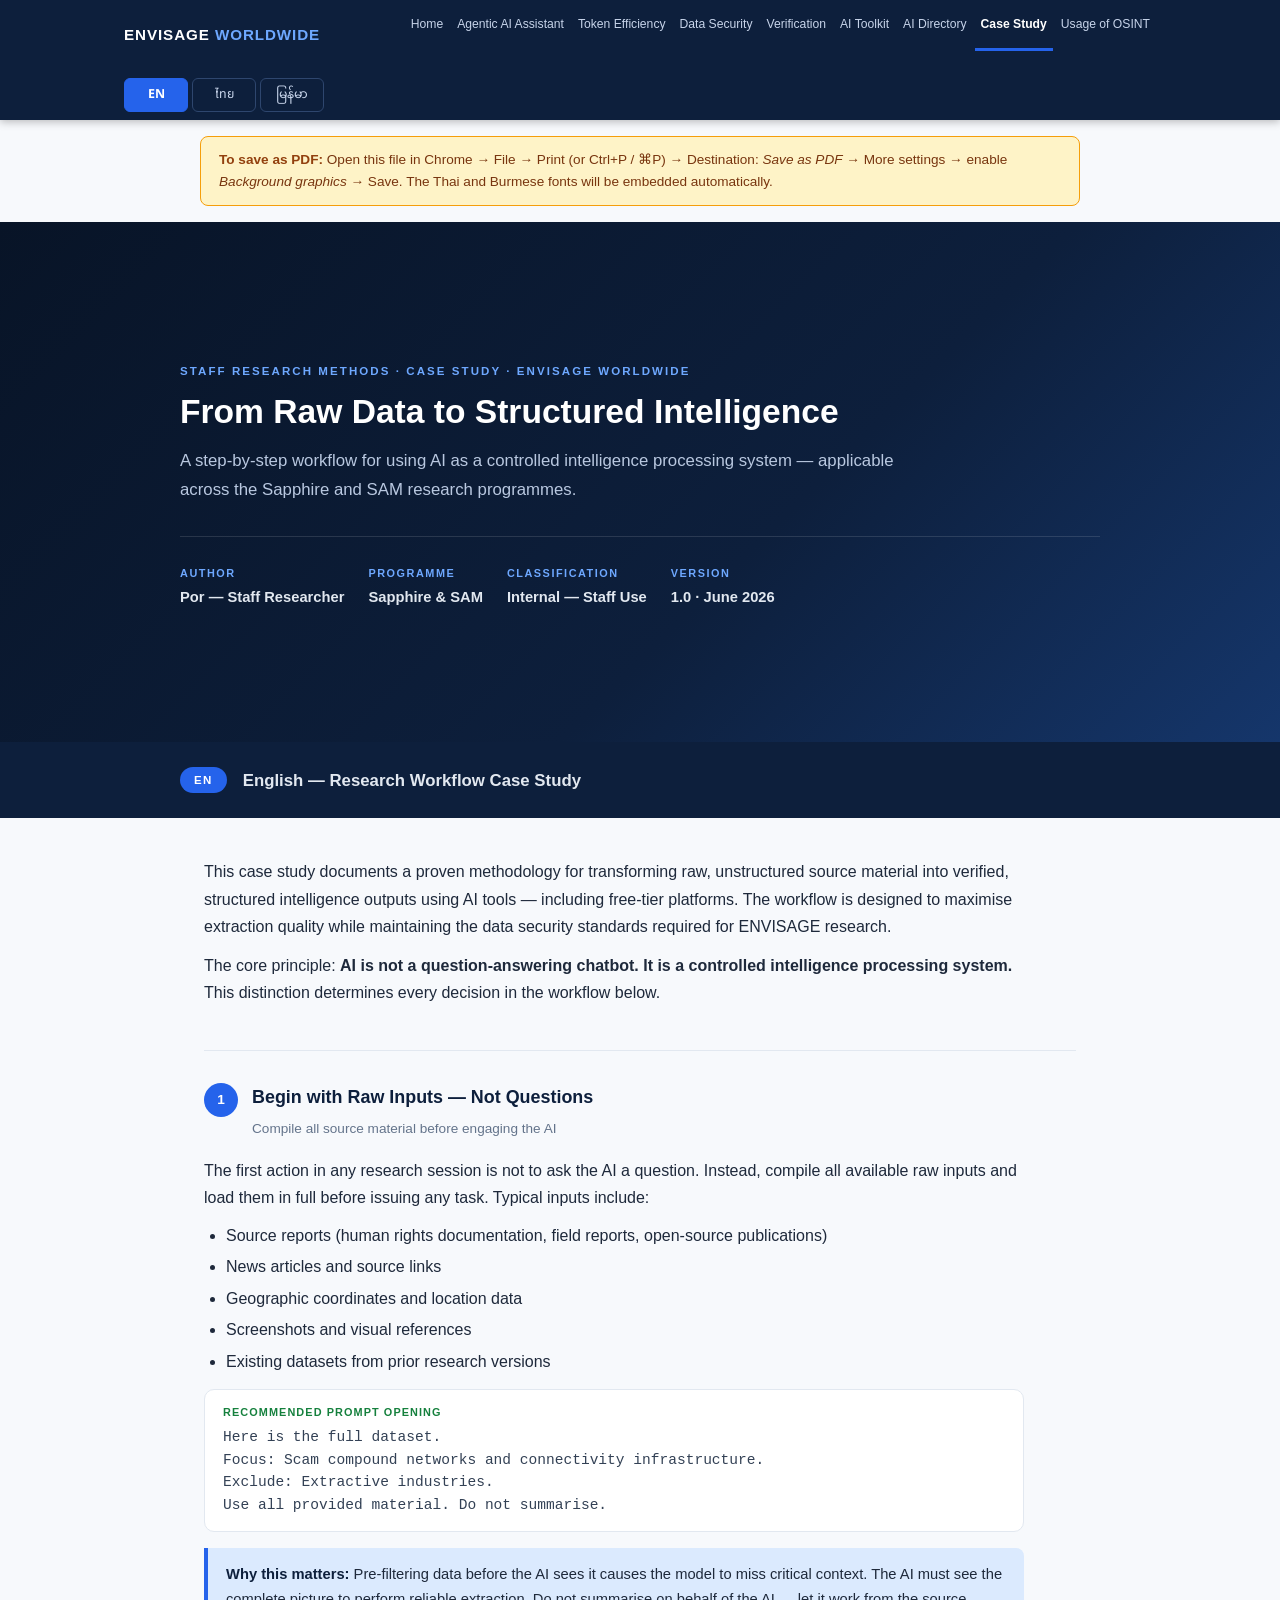
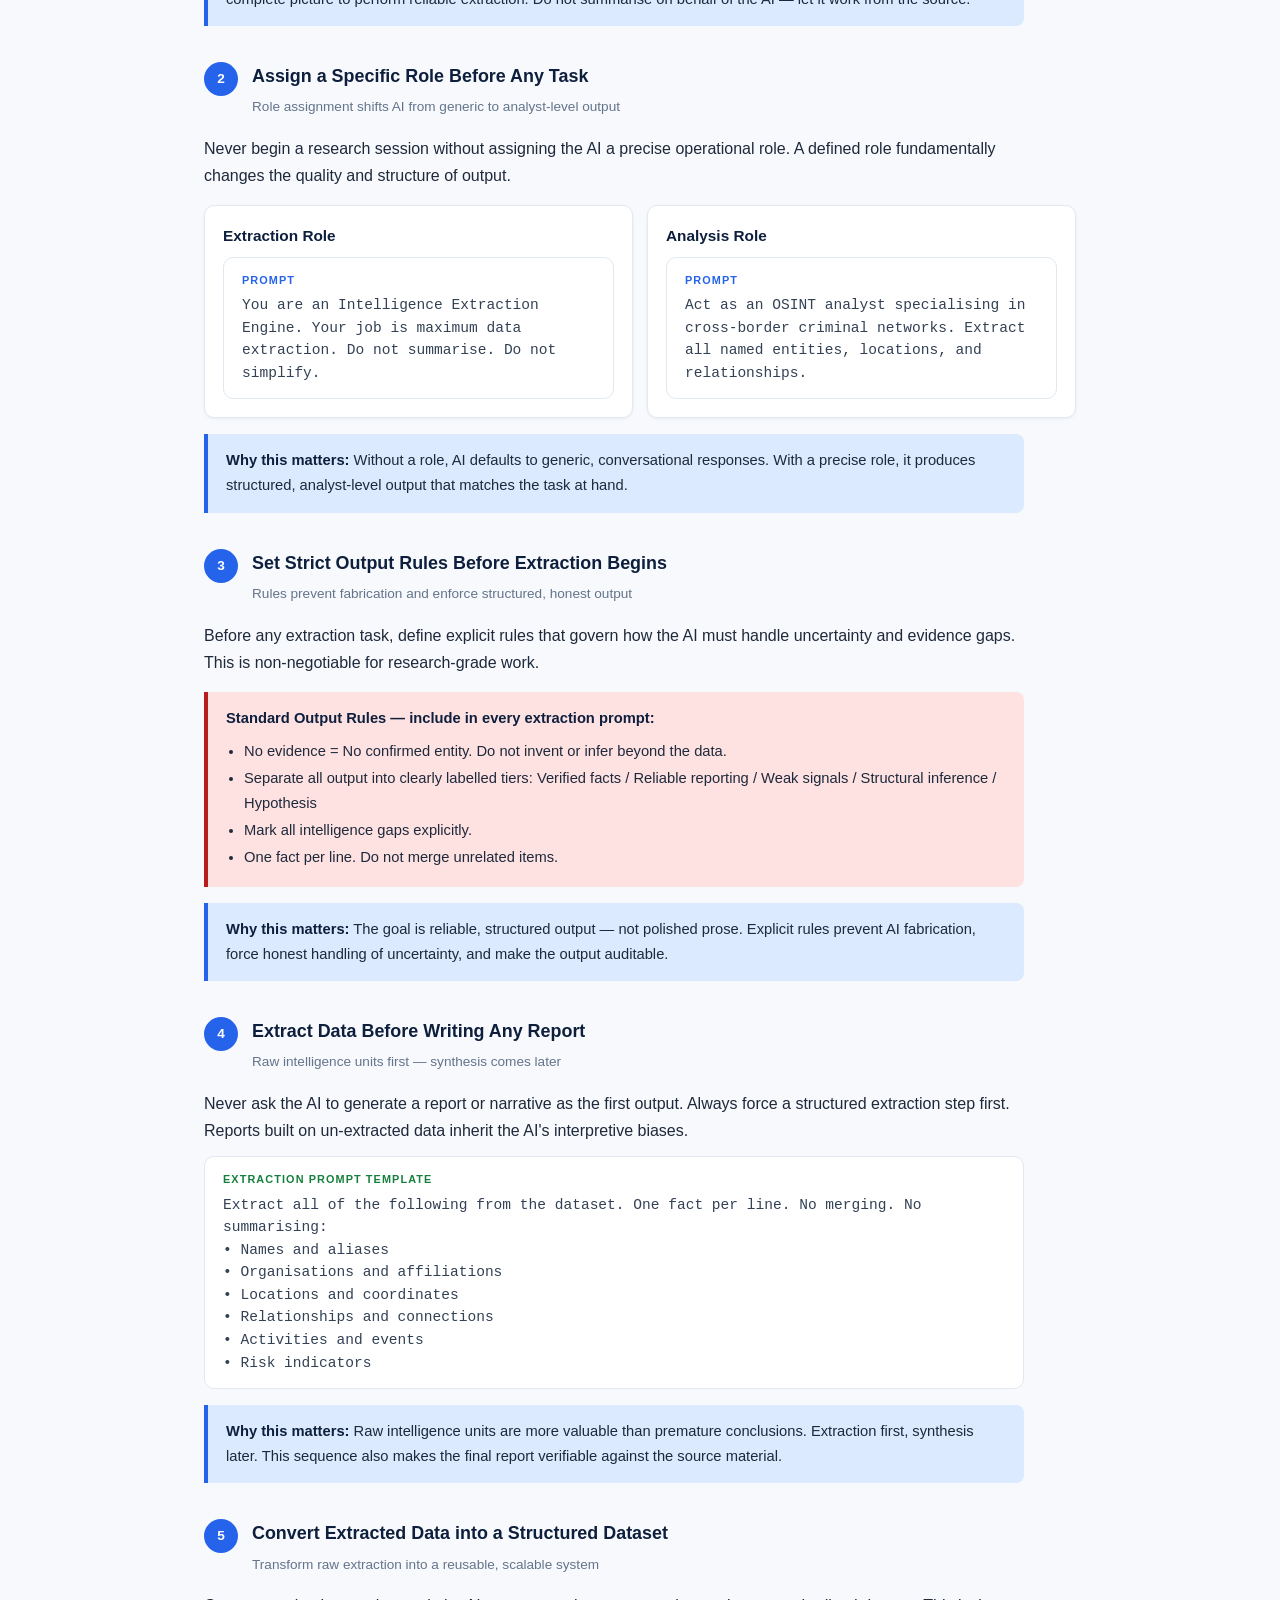
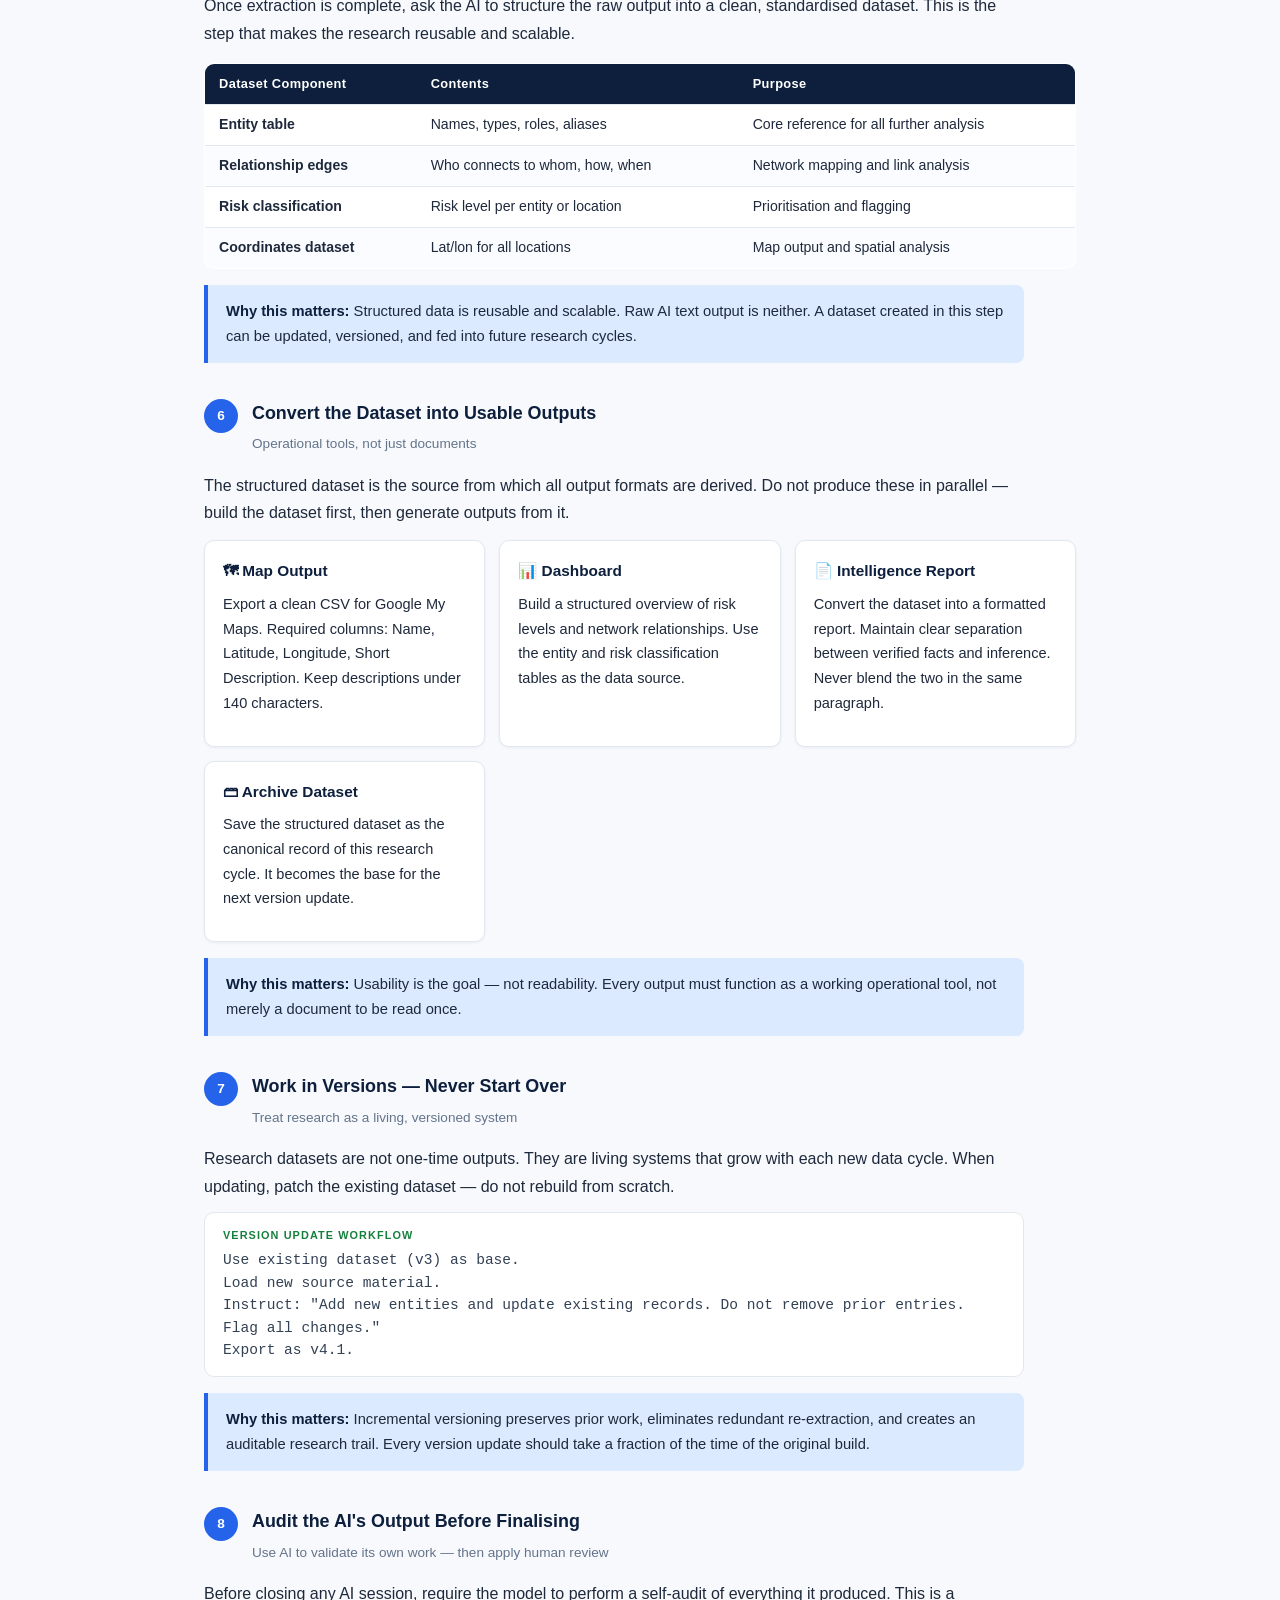
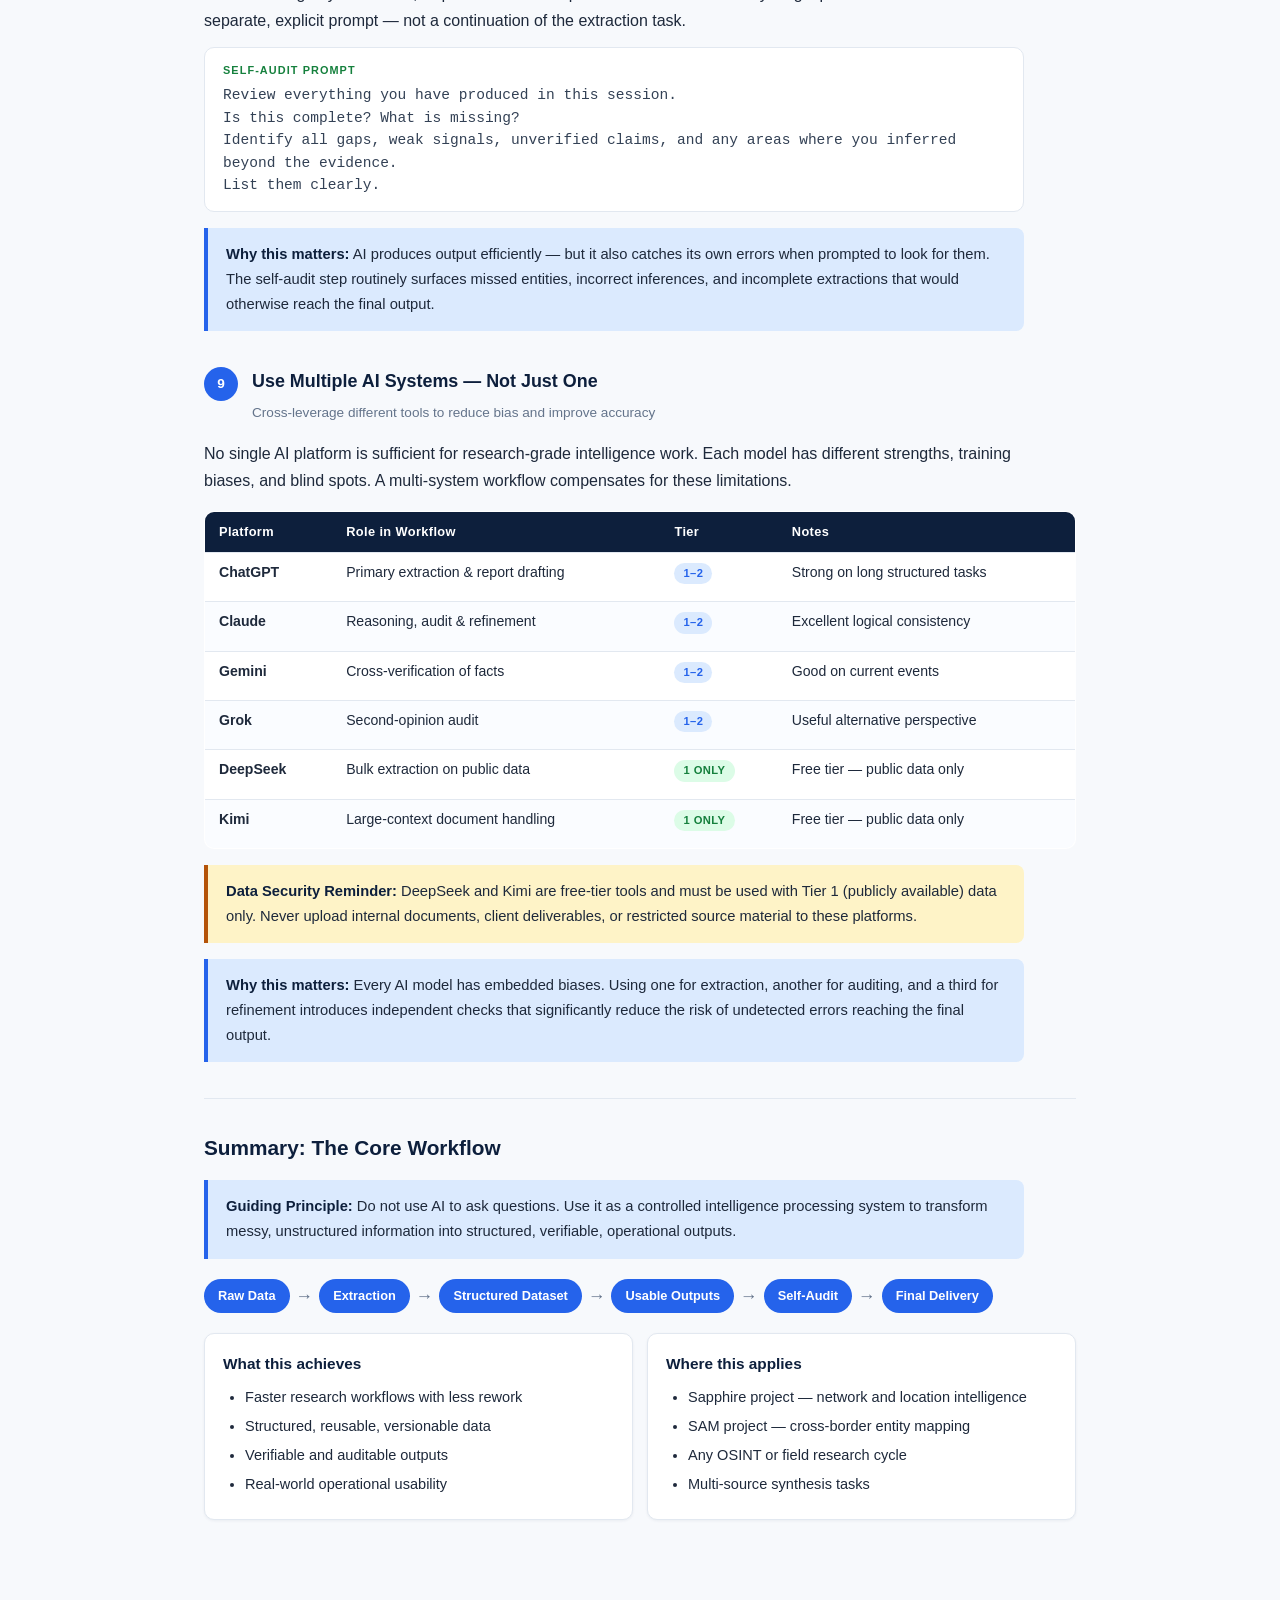
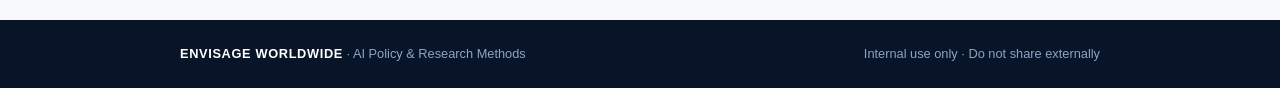
<file: por-case-study.html>
<!DOCTYPE html>
<html lang="en">
<head>
<meta charset="UTF-8">
<meta name="viewport" content="width=device-width,initial-scale=1">
<title>From Raw Data to Structured Intelligence — ENVISAGE WORLDWIDE</title>
<link rel="preconnect" href="https://fonts.googleapis.com">
<link rel="preconnect" href="https://fonts.gstatic.com" crossorigin>
<link href="https://fonts.googleapis.com/css2?family=Noto+Sans+Thai:wght@400;600;700&family=Noto+Sans+Myanmar:wght@400;600;700&display=swap" rel="stylesheet">
<link rel="stylesheet" href="styles.css">
<script src="i18n.js"></script>
<style>
  /* ── COVER PAGE ─────────────────────────────────────── */
  .cover{background:linear-gradient(135deg,var(--navy-dark),var(--navy) 60%,#15366b);color:#fff;padding:72px 24px 64px;min-height:520px;display:flex;align-items:center}
  .cover-inner{max-width:920px;margin:0 auto;width:100%}
  .eyebrow{color:#6ea8ff;font-size:.72rem;font-weight:700;letter-spacing:.18em;text-transform:uppercase;margin-bottom:12px}
  .cover h1{font-size:2.1rem;line-height:1.22;max-width:780px;margin-bottom:14px}
  .cover .subtitle{color:#b9c8e0;font-size:1.05rem;max-width:720px;margin-bottom:28px}
  .cover-meta{display:flex;gap:24px;flex-wrap:wrap;margin-top:32px;padding-top:28px;border-top:1px solid rgba(255,255,255,.12)}
  .cover-meta-item{display:flex;flex-direction:column;gap:3px}
  .cover-meta-item .meta-label{color:#6ea8ff;font-size:.68rem;font-weight:700;letter-spacing:.14em;text-transform:uppercase}
  .cover-meta-item .meta-value{color:#e2e8f0;font-size:.92rem;font-weight:600}

  /* ── SECTION DIVIDER ─────────────────────────────────── */
  .section-divider{background:var(--navy);color:#fff;padding:18px 24px;margin-top:0}
  .section-divider-inner{max-width:920px;margin:0 auto;display:flex;align-items:center;gap:16px}
  .section-divider .lang-flag{background:var(--sapphire);color:#fff;font-size:.72rem;font-weight:800;letter-spacing:.12em;text-transform:uppercase;padding:4px 14px;border-radius:999px}
  .section-divider h2{color:#e2e8f0;font-size:1.05rem;font-weight:600}

  /* ── MAIN CONTENT ────────────────────────────────────── */
  .lang-section{background:var(--bg)}
  main.content-area{max-width:920px;margin:0 auto;padding:40px 24px 56px}
  section.step{margin-bottom:36px}
  .step-header{display:flex;align-items:flex-start;gap:14px;margin-bottom:16px}
  .step-num{flex-shrink:0;background:var(--sapphire);color:#fff;font-weight:800;font-size:.85rem;width:34px;height:34px;border-radius:50%;display:flex;align-items:center;justify-content:center}
  .step-title-block h3{color:var(--navy);font-size:1.12rem;margin:0 0 3px}
  .step-title-block .step-sub{color:var(--muted);font-size:.85rem}
  p{margin-bottom:12px;max-width:820px;line-height:1.7}
  ul,ol{margin:0 0 14px 22px;max-width:820px}
  li{margin-bottom:5px;line-height:1.65}
  h2.section-heading{color:var(--navy);font-size:1.3rem;margin-bottom:6px;margin-top:0;padding-top:0}
  .rule{border:none;border-top:1px solid var(--border);margin:32px 0}

  /* CARDS */
  .grid{display:grid;gap:14px;margin:16px 0}
  .grid.cols-2{grid-template-columns:repeat(auto-fit,minmax(280px,1fr))}
  .card{background:var(--card);border:1px solid var(--border);border-radius:10px;padding:18px;box-shadow:0 1px 3px rgba(13,31,60,.06)}
  .card h4{color:var(--navy);font-size:.96rem;margin-bottom:8px;margin-top:0}
  .card p,.card li{font-size:.91rem}
  .card ul{margin-bottom:0}

  /* CALLOUTS */
  .callout{border-left:4px solid var(--sapphire);background:var(--sapphire-light);padding:14px 18px;border-radius:0 8px 8px 0;margin:16px 0;max-width:820px}
  .callout.warn{border-left-color:var(--amber);background:var(--amber-bg)}
  .callout.ok{border-left-color:var(--green);background:var(--green-bg)}
  .callout.rule-block{border-left-color:var(--red);background:var(--red-bg)}
  .callout p{margin:0;font-size:.92rem}
  .callout p+p{margin-top:7px}
  .callout strong{color:var(--navy)}
  .callout ul{margin:8px 0 0 18px;font-size:.92rem}
  .callout ul li{margin-bottom:3px}

  /* EXAMPLE BLOCKS */
  .example{background:var(--card);border:1px solid var(--border);border-radius:10px;padding:14px 18px;margin:12px 0;max-width:820px}
  .example .label{font-size:.68rem;font-weight:700;letter-spacing:.1em;text-transform:uppercase;margin-bottom:5px}
  .example.good .label{color:var(--green)}
  .example.neutral .label{color:var(--sapphire)}
  .example p{font-size:.91rem;margin-bottom:0;font-family:"SF Mono",Consolas,Menlo,monospace;color:#334155;white-space:pre-wrap;line-height:1.55}

  /* TABLES */
  table{width:100%;border-collapse:collapse;margin:16px 0;background:var(--card);border:1px solid var(--border);border-radius:10px;overflow:hidden;font-size:.88rem}
  th{background:var(--navy);color:#fff;text-align:left;padding:10px 14px;font-size:.8rem;letter-spacing:.03em}
  td{padding:9px 14px;border-top:1px solid var(--border);vertical-align:top;line-height:1.55}
  tr:nth-child(even) td{background:#fafcff}
  .badge{display:inline-block;font-size:.7rem;font-weight:700;letter-spacing:.04em;text-transform:uppercase;padding:2px 9px;border-radius:999px}
  .badge.green{background:var(--green-bg);color:var(--green)}
  .badge.amber{background:var(--amber-bg);color:var(--amber)}
  .badge.blue{background:var(--sapphire-light);color:var(--sapphire)}

  /* SUMMARY FLOW */
  .flow{display:flex;flex-wrap:wrap;align-items:center;gap:6px;margin:16px 0;max-width:820px}
  .flow-step{background:var(--sapphire);color:#fff;font-size:.8rem;font-weight:700;padding:7px 14px;border-radius:999px}
  .flow-arrow{color:var(--muted);font-size:1.1rem;font-weight:700}

  /* FOOTER */
  .page-footer{background:var(--navy-dark);color:#8fa3c2;padding:24px;font-size:.8rem}
  .page-footer-inner{max-width:920px;margin:0 auto;display:flex;justify-content:space-between;flex-wrap:wrap;gap:8px}
  .page-footer strong{color:#fff}

  /* ── THAI FONT ───────────────────────────────────────── */
  .lang-th{font-family:'Noto Sans Thai',-apple-system,BlinkMacSystemFont,"Segoe UI",sans-serif;line-height:1.75}
  .lang-th .cover h1{line-height:1.4}
  .lang-th th,.lang-th td{line-height:1.7}

  /* ── BURMESE FONT ────────────────────────────────────── */
  .lang-my{font-family:'Noto Sans Myanmar',-apple-system,BlinkMacSystemFont,"Segoe UI",sans-serif;line-height:1.95}
  .lang-my .cover h1{line-height:1.55}
  .lang-my th,.lang-my td{line-height:1.85}
  .lang-my p,.lang-my li{line-height:1.95}

  /* ── PRINT CSS ───────────────────────────────────────── */
  @media print{
    nav{display:none}
    .print-note{display:none!important}
    body{background:#fff;font-size:11pt}
    .cover{min-height:auto;padding:48px 24px 40px;-webkit-print-color-adjust:exact;print-color-adjust:exact}
    .section-divider{-webkit-print-color-adjust:exact;print-color-adjust:exact}
    .lang-section.break-before{page-break-before:always}
    th{-webkit-print-color-adjust:exact;print-color-adjust:exact}
    .step-num{-webkit-print-color-adjust:exact;print-color-adjust:exact}
    .flow-step{-webkit-print-color-adjust:exact;print-color-adjust:exact}
    .callout,.example,.card{break-inside:avoid}
    main.content-area{padding:24px 24px 40px}
  }

  /* ── PRINT INSTRUCTIONS BANNER ───────────────────────── */
  .print-note{background:#fef3c7;border:1px solid #f59e0b;border-radius:8px;padding:12px 18px;margin:16px 24px;font-size:.85rem;color:#78350f;max-width:880px;margin-left:auto;margin-right:auto}
  .print-note strong{color:#92400e}

  @media(max-width:640px){
    .cover h1{font-size:1.5rem}
  }
</style>
</head>
<body>

<nav>
  <div class="nav-inner">
    <a class="brand" href="index.html">ENVISAGE <span>WORLDWIDE</span></a>
    <ul class="nav-links">
      <li><a href="index.html">Home</a></li>
      <li><a href="claude.html">Agentic AI Assistant</a></li>
      <li><a href="token-efficiency.html">Token Efficiency</a></li>
      <li><a href="data-security.html">Data Security</a></li>
      <li><a href="verification.html">Verification</a></li>
      <li><a href="ai-toolkit.html">AI Toolkit</a></li>
      <li><a href="ai-tools-directory.html">AI Directory</a></li>
      <li><a href="por-case-study.html" class="active">Case Study</a></li>
      <li><a href="osint-usage.html">Usage of OSINT</a></li>
    </ul>
    <div class="lang-switch">
      <button data-setlang="en">EN</button>
      <button data-setlang="th">ไทย</button>
      <button data-setlang="my">မြန်မာ</button>
    </div>
  </div>
</nav>

<div class="print-note">
  <strong>To save as PDF:</strong> Open this file in Chrome → File → Print (or Ctrl+P / ⌘P) → Destination: <em>Save as PDF</em> → More settings → enable <em>Background graphics</em> → Save. The Thai and Burmese fonts will be embedded automatically.
</div>

<!-- ═══════════════════════════════════════════════════════
     SECTION 1 — ENGLISH
     ═══════════════════════════════════════════════════════ -->
<div id="section-en" class="lang-section" data-lang="en">

  <div class="cover">
    <div class="cover-inner">
      <div class="eyebrow">Staff Research Methods · Case Study · ENVISAGE WORLDWIDE</div>
      <h1>From Raw Data to Structured Intelligence</h1>
      <p class="subtitle">A step-by-step workflow for using AI as a controlled intelligence processing system — applicable across the Sapphire and SAM research programmes.</p>
      <div class="cover-meta">
        <div class="cover-meta-item">
          <span class="meta-label">Author</span>
          <span class="meta-value">Por — Staff Researcher</span>
        </div>
        <div class="cover-meta-item">
          <span class="meta-label">Programme</span>
          <span class="meta-value">Sapphire &amp; SAM</span>
        </div>
        <div class="cover-meta-item">
          <span class="meta-label">Classification</span>
          <span class="meta-value">Internal — Staff Use</span>
        </div>
        <div class="cover-meta-item">
          <span class="meta-label">Version</span>
          <span class="meta-value">1.0 · June 2026</span>
        </div>
      </div>
    </div>
  </div>

  <div class="section-divider">
    <div class="section-divider-inner">
      <span class="lang-flag">EN</span>
      <h2>English — Research Workflow Case Study</h2>
    </div>
  </div>

  <main class="content-area">

    <section>
      <p>This case study documents a proven methodology for transforming raw, unstructured source material into verified, structured intelligence outputs using AI tools — including free-tier platforms. The workflow is designed to maximise extraction quality while maintaining the data security standards required for ENVISAGE research.</p>
      <p>The core principle: <strong>AI is not a question-answering chatbot. It is a controlled intelligence processing system.</strong> This distinction determines every decision in the workflow below.</p>
    </section>

    <hr class="rule">

    <!-- STEP 1 -->
    <section class="step">
      <div class="step-header">
        <div class="step-num">1</div>
        <div class="step-title-block">
          <h3>Begin with Raw Inputs — Not Questions</h3>
          <span class="step-sub">Compile all source material before engaging the AI</span>
        </div>
      </div>
      <p>The first action in any research session is not to ask the AI a question. Instead, compile all available raw inputs and load them in full before issuing any task. Typical inputs include:</p>
      <ul>
        <li>Source reports (human rights documentation, field reports, open-source publications)</li>
        <li>News articles and source links</li>
        <li>Geographic coordinates and location data</li>
        <li>Screenshots and visual references</li>
        <li>Existing datasets from prior research versions</li>
      </ul>
      <div class="example good">
        <div class="label">Recommended Prompt Opening</div>
        <p>Here is the full dataset.
Focus: Scam compound networks and connectivity infrastructure.
Exclude: Extractive industries.
Use all provided material. Do not summarise.</p>
      </div>
      <div class="callout">
        <p><strong>Why this matters:</strong> Pre-filtering data before the AI sees it causes the model to miss critical context. The AI must see the complete picture to perform reliable extraction. Do not summarise on behalf of the AI — let it work from the source.</p>
      </div>
    </section>

    <!-- STEP 2 -->
    <section class="step">
      <div class="step-header">
        <div class="step-num">2</div>
        <div class="step-title-block">
          <h3>Assign a Specific Role Before Any Task</h3>
          <span class="step-sub">Role assignment shifts AI from generic to analyst-level output</span>
        </div>
      </div>
      <p>Never begin a research session without assigning the AI a precise operational role. A defined role fundamentally changes the quality and structure of output.</p>
      <div class="grid cols-2">
        <div class="card">
          <h4>Extraction Role</h4>
          <div class="example neutral" style="margin:0">
            <div class="label">Prompt</div>
            <p>You are an Intelligence Extraction Engine. Your job is maximum data extraction. Do not summarise. Do not simplify.</p>
          </div>
        </div>
        <div class="card">
          <h4>Analysis Role</h4>
          <div class="example neutral" style="margin:0">
            <div class="label">Prompt</div>
            <p>Act as an OSINT analyst specialising in cross-border criminal networks. Extract all named entities, locations, and relationships.</p>
          </div>
        </div>
      </div>
      <div class="callout">
        <p><strong>Why this matters:</strong> Without a role, AI defaults to generic, conversational responses. With a precise role, it produces structured, analyst-level output that matches the task at hand.</p>
      </div>
    </section>

    <!-- STEP 3 -->
    <section class="step">
      <div class="step-header">
        <div class="step-num">3</div>
        <div class="step-title-block">
          <h3>Set Strict Output Rules Before Extraction Begins</h3>
          <span class="step-sub">Rules prevent fabrication and enforce structured, honest output</span>
        </div>
      </div>
      <p>Before any extraction task, define explicit rules that govern how the AI must handle uncertainty and evidence gaps. This is non-negotiable for research-grade work.</p>
      <div class="callout rule-block">
        <p><strong>Standard Output Rules — include in every extraction prompt:</strong></p>
        <ul>
          <li>No evidence = No confirmed entity. Do not invent or infer beyond the data.</li>
          <li>Separate all output into clearly labelled tiers: Verified facts / Reliable reporting / Weak signals / Structural inference / Hypothesis</li>
          <li>Mark all intelligence gaps explicitly.</li>
          <li>One fact per line. Do not merge unrelated items.</li>
        </ul>
      </div>
      <div class="callout">
        <p><strong>Why this matters:</strong> The goal is reliable, structured output — not polished prose. Explicit rules prevent AI fabrication, force honest handling of uncertainty, and make the output auditable.</p>
      </div>
    </section>

    <!-- STEP 4 -->
    <section class="step">
      <div class="step-header">
        <div class="step-num">4</div>
        <div class="step-title-block">
          <h3>Extract Data Before Writing Any Report</h3>
          <span class="step-sub">Raw intelligence units first — synthesis comes later</span>
        </div>
      </div>
      <p>Never ask the AI to generate a report or narrative as the first output. Always force a structured extraction step first. Reports built on un-extracted data inherit the AI's interpretive biases.</p>
      <div class="example good">
        <div class="label">Extraction Prompt Template</div>
        <p>Extract all of the following from the dataset. One fact per line. No merging. No summarising:
• Names and aliases
• Organisations and affiliations
• Locations and coordinates
• Relationships and connections
• Activities and events
• Risk indicators</p>
      </div>
      <div class="callout">
        <p><strong>Why this matters:</strong> Raw intelligence units are more valuable than premature conclusions. Extraction first, synthesis later. This sequence also makes the final report verifiable against the source material.</p>
      </div>
    </section>

    <!-- STEP 5 -->
    <section class="step">
      <div class="step-header">
        <div class="step-num">5</div>
        <div class="step-title-block">
          <h3>Convert Extracted Data into a Structured Dataset</h3>
          <span class="step-sub">Transform raw extraction into a reusable, scalable system</span>
        </div>
      </div>
      <p>Once extraction is complete, ask the AI to structure the raw output into a clean, standardised dataset. This is the step that makes the research reusable and scalable.</p>
      <table>
        <thead>
          <tr><th>Dataset Component</th><th>Contents</th><th>Purpose</th></tr>
        </thead>
        <tbody>
          <tr><td><strong>Entity table</strong></td><td>Names, types, roles, aliases</td><td>Core reference for all further analysis</td></tr>
          <tr><td><strong>Relationship edges</strong></td><td>Who connects to whom, how, when</td><td>Network mapping and link analysis</td></tr>
          <tr><td><strong>Risk classification</strong></td><td>Risk level per entity or location</td><td>Prioritisation and flagging</td></tr>
          <tr><td><strong>Coordinates dataset</strong></td><td>Lat/lon for all locations</td><td>Map output and spatial analysis</td></tr>
        </tbody>
      </table>
      <div class="callout">
        <p><strong>Why this matters:</strong> Structured data is reusable and scalable. Raw AI text output is neither. A dataset created in this step can be updated, versioned, and fed into future research cycles.</p>
      </div>
    </section>

    <!-- STEP 6 -->
    <section class="step">
      <div class="step-header">
        <div class="step-num">6</div>
        <div class="step-title-block">
          <h3>Convert the Dataset into Usable Outputs</h3>
          <span class="step-sub">Operational tools, not just documents</span>
        </div>
      </div>
      <p>The structured dataset is the source from which all output formats are derived. Do not produce these in parallel — build the dataset first, then generate outputs from it.</p>
      <div class="grid cols-2" style="margin-top:14px">
        <div class="card">
          <h4>🗺 Map Output</h4>
          <p>Export a clean CSV for Google My Maps. Required columns: Name, Latitude, Longitude, Short Description. Keep descriptions under 140 characters.</p>
        </div>
        <div class="card">
          <h4>📊 Dashboard</h4>
          <p>Build a structured overview of risk levels and network relationships. Use the entity and risk classification tables as the data source.</p>
        </div>
        <div class="card">
          <h4>📄 Intelligence Report</h4>
          <p>Convert the dataset into a formatted report. Maintain clear separation between verified facts and inference. Never blend the two in the same paragraph.</p>
        </div>
        <div class="card">
          <h4>🗃 Archive Dataset</h4>
          <p>Save the structured dataset as the canonical record of this research cycle. It becomes the base for the next version update.</p>
        </div>
      </div>
      <div class="callout">
        <p><strong>Why this matters:</strong> Usability is the goal — not readability. Every output must function as a working operational tool, not merely a document to be read once.</p>
      </div>
    </section>

    <!-- STEP 7 -->
    <section class="step">
      <div class="step-header">
        <div class="step-num">7</div>
        <div class="step-title-block">
          <h3>Work in Versions — Never Start Over</h3>
          <span class="step-sub">Treat research as a living, versioned system</span>
        </div>
      </div>
      <p>Research datasets are not one-time outputs. They are living systems that grow with each new data cycle. When updating, patch the existing dataset — do not rebuild from scratch.</p>
      <div class="example good">
        <div class="label">Version Update Workflow</div>
        <p>Use existing dataset (v3) as base.
Load new source material.
Instruct: "Add new entities and update existing records. Do not remove prior entries. Flag all changes."
Export as v4.1.</p>
      </div>
      <div class="callout">
        <p><strong>Why this matters:</strong> Incremental versioning preserves prior work, eliminates redundant re-extraction, and creates an auditable research trail. Every version update should take a fraction of the time of the original build.</p>
      </div>
    </section>

    <!-- STEP 8 -->
    <section class="step">
      <div class="step-header">
        <div class="step-num">8</div>
        <div class="step-title-block">
          <h3>Audit the AI's Output Before Finalising</h3>
          <span class="step-sub">Use AI to validate its own work — then apply human review</span>
        </div>
      </div>
      <p>Before closing any AI session, require the model to perform a self-audit of everything it produced. This is a separate, explicit prompt — not a continuation of the extraction task.</p>
      <div class="example good">
        <div class="label">Self-Audit Prompt</div>
        <p>Review everything you have produced in this session.
Is this complete? What is missing?
Identify all gaps, weak signals, unverified claims, and any areas where you inferred beyond the evidence.
List them clearly.</p>
      </div>
      <div class="callout">
        <p><strong>Why this matters:</strong> AI produces output efficiently — but it also catches its own errors when prompted to look for them. The self-audit step routinely surfaces missed entities, incorrect inferences, and incomplete extractions that would otherwise reach the final output.</p>
      </div>
    </section>

    <!-- STEP 9 -->
    <section class="step">
      <div class="step-header">
        <div class="step-num">9</div>
        <div class="step-title-block">
          <h3>Use Multiple AI Systems — Not Just One</h3>
          <span class="step-sub">Cross-leverage different tools to reduce bias and improve accuracy</span>
        </div>
      </div>
      <p>No single AI platform is sufficient for research-grade intelligence work. Each model has different strengths, training biases, and blind spots. A multi-system workflow compensates for these limitations.</p>
      <table>
        <thead>
          <tr><th>Platform</th><th>Role in Workflow</th><th>Tier</th><th>Notes</th></tr>
        </thead>
        <tbody>
          <tr><td><strong>ChatGPT</strong></td><td>Primary extraction &amp; report drafting</td><td><span class="badge blue">1–2</span></td><td>Strong on long structured tasks</td></tr>
          <tr><td><strong>Claude</strong></td><td>Reasoning, audit &amp; refinement</td><td><span class="badge blue">1–2</span></td><td>Excellent logical consistency</td></tr>
          <tr><td><strong>Gemini</strong></td><td>Cross-verification of facts</td><td><span class="badge blue">1–2</span></td><td>Good on current events</td></tr>
          <tr><td><strong>Grok</strong></td><td>Second-opinion audit</td><td><span class="badge blue">1–2</span></td><td>Useful alternative perspective</td></tr>
          <tr><td><strong>DeepSeek</strong></td><td>Bulk extraction on public data</td><td><span class="badge green">1 only</span></td><td>Free tier — public data only</td></tr>
          <tr><td><strong>Kimi</strong></td><td>Large-context document handling</td><td><span class="badge green">1 only</span></td><td>Free tier — public data only</td></tr>
        </tbody>
      </table>
      <div class="callout warn">
        <p><strong>Data Security Reminder:</strong> DeepSeek and Kimi are free-tier tools and must be used with Tier 1 (publicly available) data only. Never upload internal documents, client deliverables, or restricted source material to these platforms.</p>
      </div>
      <div class="callout">
        <p><strong>Why this matters:</strong> Every AI model has embedded biases. Using one for extraction, another for auditing, and a third for refinement introduces independent checks that significantly reduce the risk of undetected errors reaching the final output.</p>
      </div>
    </section>

    <hr class="rule">

    <!-- SUMMARY -->
    <section>
      <h2 class="section-heading">Summary: The Core Workflow</h2>
      <div class="callout" style="margin-bottom:20px">
        <p><strong>Guiding Principle:</strong> Do not use AI to ask questions. Use it as a controlled intelligence processing system to transform messy, unstructured information into structured, verifiable, operational outputs.</p>
      </div>
      <div class="flow">
        <div class="flow-step">Raw Data</div>
        <div class="flow-arrow">→</div>
        <div class="flow-step">Extraction</div>
        <div class="flow-arrow">→</div>
        <div class="flow-step">Structured Dataset</div>
        <div class="flow-arrow">→</div>
        <div class="flow-step">Usable Outputs</div>
        <div class="flow-arrow">→</div>
        <div class="flow-step">Self-Audit</div>
        <div class="flow-arrow">→</div>
        <div class="flow-step">Final Delivery</div>
      </div>
      <div class="grid cols-2" style="margin-top:20px">
        <div class="card">
          <h4>What this achieves</h4>
          <ul>
            <li>Faster research workflows with less rework</li>
            <li>Structured, reusable, versionable data</li>
            <li>Verifiable and auditable outputs</li>
            <li>Real-world operational usability</li>
          </ul>
        </div>
        <div class="card">
          <h4>Where this applies</h4>
          <ul>
            <li>Sapphire project — network and location intelligence</li>
            <li>SAM project — cross-border entity mapping</li>
            <li>Any OSINT or field research cycle</li>
            <li>Multi-source synthesis tasks</li>
          </ul>
        </div>
      </div>
    </section>

  </main>

  <footer class="page-footer">
    <div class="page-footer-inner">
      <span><strong>ENVISAGE WORLDWIDE</strong> · AI Policy &amp; Research Methods</span>
      <span>Internal use only · Do not share externally</span>
    </div>
  </footer>

</div><!-- /section-en -->


<!-- ═══════════════════════════════════════════════════════
     SECTION 2 — THAI
     ═══════════════════════════════════════════════════════ -->
<div id="section-th" class="lang-section lang-th break-before" data-lang="th">

  <div class="cover">
    <div class="cover-inner">
      <div class="eyebrow">วิธีการวิจัยของเจ้าหน้าที่ · กรณีศึกษา · ENVISAGE WORLDWIDE</div>
      <h1>จากข้อมูลดิบสู่ข่าวกรองที่มีโครงสร้าง</h1>
      <p class="subtitle">คู่มือขั้นตอนการใช้ AI เป็นระบบประมวลผลข่าวกรองแบบควบคุม — ใช้ได้กับงานวิจัยโครงการ Sapphire และ SAM</p>
      <div class="cover-meta">
        <div class="cover-meta-item">
          <span class="meta-label">ผู้เขียน</span>
          <span class="meta-value">พร — นักวิจัย</span>
        </div>
        <div class="cover-meta-item">
          <span class="meta-label">โครงการ</span>
          <span class="meta-value">Sapphire &amp; SAM</span>
        </div>
        <div class="cover-meta-item">
          <span class="meta-label">การจำแนก</span>
          <span class="meta-value">ภายใน — สำหรับเจ้าหน้าที่</span>
        </div>
        <div class="cover-meta-item">
          <span class="meta-label">เวอร์ชัน</span>
          <span class="meta-value">1.0 · มิถุนายน 2569</span>
        </div>
      </div>
    </div>
  </div>

  <div class="section-divider">
    <div class="section-divider-inner">
      <span class="lang-flag">TH</span>
      <h2>ภาษาไทย — กรณีศึกษากระบวนการวิจัย</h2>
    </div>
  </div>

  <main class="content-area">

    <section>
      <p>กรณีศึกษานี้บันทึกวิธีการที่พิสูจน์แล้วในการแปลงข้อมูลดิบที่ไม่มีโครงสร้างให้เป็นผลลัพธ์ข่าวกรองที่ตรวจสอบได้และมีโครงสร้างชัดเจน โดยใช้เครื่องมือ AI รวมถึงแพลตฟอร์มแบบฟรี กระบวนการนี้ออกแบบมาเพื่อเพิ่มคุณภาพการดึงข้อมูลสูงสุด พร้อมรักษามาตรฐานความปลอดภัยข้อมูลที่จำเป็นสำหรับงานวิจัย ENVISAGE</p>
      <p>หลักการสำคัญ: <strong>AI ไม่ใช่แชทบอทตอบคำถาม แต่คือระบบประมวลผลข่าวกรองแบบควบคุม</strong> ความแตกต่างนี้กำหนดทุกการตัดสินใจในกระบวนการด้านล่าง</p>
    </section>

    <hr class="rule">

    <section class="step">
      <div class="step-header">
        <div class="step-num">1</div>
        <div class="step-title-block">
          <h3>เริ่มต้นด้วยข้อมูลดิบ — ไม่ใช่คำถาม</h3>
          <span class="step-sub">รวบรวมเอกสารต้นฉบับทั้งหมดก่อนเปิด AI</span>
        </div>
      </div>
      <p>ขั้นตอนแรกในทุกเซสชันวิจัยคือ ไม่ใช่การถามคำถาม AI แต่คือการรวบรวมข้อมูลดิบทั้งหมดและโหลดให้ครบก่อนสั่งงานใดๆ ข้อมูลทั่วไปได้แก่:</p>
      <ul>
        <li>รายงานต้นฉบับ (เอกสารสิทธิมนุษยชน รายงานภาคสนาม สิ่งพิมพ์โอเพนซอร์ส)</li>
        <li>บทความข่าวและลิงก์แหล่งที่มา</li>
        <li>พิกัดภูมิศาสตร์และข้อมูลสถานที่</li>
        <li>ภาพหน้าจอและเอกสารอ้างอิงภาพ</li>
        <li>ชุดข้อมูลที่มีอยู่จากรอบวิจัยก่อนหน้า</li>
      </ul>
      <div class="example good">
        <div class="label">ตัวอย่างการเปิดพรอมต์ที่แนะนำ</div>
        <p>นี่คือชุดข้อมูลทั้งหมด
โฟกัส: เครือข่ายสถานที่หลอกลวงและโครงสร้างพื้นฐานการเชื่อมต่อ
ยกเว้น: อุตสาหกรรมสกัดทรัพยากร
ใช้เนื้อหาที่ให้ไว้ทั้งหมด อย่าสรุปย่อ</p>
      </div>
      <div class="callout">
        <p><strong>เหตุผล:</strong> การกรองข้อมูลล่วงหน้าก่อนให้ AI เห็นทำให้โมเดลพลาดบริบทสำคัญ AI ต้องเห็นภาพรวมทั้งหมดเพื่อดึงข้อมูลได้อย่างน่าเชื่อถือ อย่าสรุปข้อมูลแทน AI — ให้มันทำงานจากแหล่งต้นฉบับโดยตรง</p>
      </div>
    </section>

    <section class="step">
      <div class="step-header">
        <div class="step-num">2</div>
        <div class="step-title-block">
          <h3>กำหนดบทบาทเฉพาะก่อนทุกงาน</h3>
          <span class="step-sub">การกำหนดบทบาทเปลี่ยน AI จากทั่วไปสู่ระดับนักวิเคราะห์</span>
        </div>
      </div>
      <p>อย่าเริ่มเซสชันวิจัยโดยไม่กำหนดบทบาทปฏิบัติการที่ชัดเจนให้ AI บทบาทที่กำหนดจะเปลี่ยนคุณภาพและโครงสร้างของผลลัพธ์อย่างมีนัยสำคัญ</p>
      <div class="grid cols-2">
        <div class="card">
          <h4>บทบาทการดึงข้อมูล</h4>
          <div class="example neutral" style="margin:0">
            <div class="label">พรอมต์</div>
            <p>คุณคือเครื่องมือดึงข่าวกรอง งานของคุณคือการดึงข้อมูลสูงสุด อย่าสรุปย่อ อย่าทำให้เข้าใจง่ายขึ้น</p>
          </div>
        </div>
        <div class="card">
          <h4>บทบาทการวิเคราะห์</h4>
          <div class="example neutral" style="margin:0">
            <div class="label">พรอมต์</div>
            <p>ทำหน้าที่เป็นนักวิเคราะห์ OSINT ที่เชี่ยวชาญเครือข่ายข้ามพรมแดน ดึงข้อมูลหน่วยงาน สถานที่ และความสัมพันธ์ทั้งหมด</p>
          </div>
        </div>
      </div>
      <div class="callout">
        <p><strong>เหตุผล:</strong> หากไม่มีบทบาท AI จะตอบแบบทั่วไปและสนทนา เมื่อมีบทบาทที่ชัดเจน AI จะสร้างผลลัพธ์ระดับนักวิเคราะห์ที่มีโครงสร้างตรงกับงาน</p>
      </div>
    </section>

    <section class="step">
      <div class="step-header">
        <div class="step-num">3</div>
        <div class="step-title-block">
          <h3>กำหนดกฎผลลัพธ์ที่เข้มงวดก่อนเริ่มดึงข้อมูล</h3>
          <span class="step-sub">กฎป้องกันการสร้างข้อมูลเท็จและบังคับผลลัพธ์ที่มีโครงสร้างและซื่อสัตย์</span>
        </div>
      </div>
      <p>ก่อนงานดึงข้อมูลใดๆ ให้กำหนดกฎที่ชัดเจนว่า AI ต้องจัดการกับความไม่แน่นอนและช่องว่างหลักฐานอย่างไร สิ่งนี้ไม่สามารถละเว้นได้สำหรับงานวิจัยระดับมืออาชีพ</p>
      <div class="callout rule-block">
        <p><strong>กฎผลลัพธ์มาตรฐาน — ใส่ในทุกพรอมต์การดึงข้อมูล:</strong></p>
        <ul>
          <li>ไม่มีหลักฐาน = ไม่มีหน่วยงานที่ยืนยัน อย่าสร้างหรืออนุมานเกินข้อมูล</li>
          <li>แยกผลลัพธ์ทั้งหมดตามระดับที่มีป้ายกำกับชัดเจน: ข้อเท็จจริงที่ตรวจสอบแล้ว / รายงานที่น่าเชื่อถือ / สัญญาณอ่อน / การอนุมานโครงสร้าง / สมมติฐาน</li>
          <li>ทำเครื่องหมายช่องว่างข่าวกรองทั้งหมดอย่างชัดเจน</li>
          <li>หนึ่งข้อเท็จจริงต่อหนึ่งบรรทัด อย่ารวมรายการที่ไม่เกี่ยวข้อง</li>
        </ul>
      </div>
      <div class="callout">
        <p><strong>เหตุผล:</strong> เป้าหมายคือผลลัพธ์ที่น่าเชื่อถือและมีโครงสร้าง ไม่ใช่ร้อยแก้วที่สวยงาม กฎที่ชัดเจนป้องกันการสร้างข้อมูลโดย AI บังคับการจัดการความไม่แน่นอนอย่างซื่อสัตย์ และทำให้ผลลัพธ์สามารถตรวจสอบได้</p>
      </div>
    </section>

    <section class="step">
      <div class="step-header">
        <div class="step-num">4</div>
        <div class="step-title-block">
          <h3>ดึงข้อมูลก่อนเขียนรายงาน</h3>
          <span class="step-sub">หน่วยข่าวกรองดิบก่อน — การสังเคราะห์มาทีหลัง</span>
        </div>
      </div>
      <p>อย่าขอให้ AI สร้างรายงานหรือเนื้อหาเป็นผลลัพธ์แรก ให้บังคับขั้นตอนดึงข้อมูลที่มีโครงสร้างก่อนเสมอ รายงานที่สร้างจากข้อมูลที่ยังไม่ได้ดึงจะรับอคติการตีความของ AI มาทั้งหมด</p>
      <div class="example good">
        <div class="label">แม่แบบพรอมต์การดึงข้อมูล</div>
        <p>ดึงข้อมูลต่อไปนี้ทั้งหมดจากชุดข้อมูล หนึ่งข้อเท็จจริงต่อหนึ่งบรรทัด อย่ารวม อย่าสรุปย่อ:
• ชื่อและชื่อเล่น
• องค์กรและสังกัด
• สถานที่และพิกัด
• ความสัมพันธ์และการเชื่อมต่อ
• กิจกรรมและเหตุการณ์
• ตัวบ่งชี้ความเสี่ยง</p>
      </div>
      <div class="callout">
        <p><strong>เหตุผล:</strong> หน่วยข่าวกรองดิบมีคุณค่ามากกว่าข้อสรุปที่รีบเร่ง ดึงข้อมูลก่อน สังเคราะห์ทีหลัง ลำดับขั้นตอนนี้ยังทำให้รายงานสุดท้ายสามารถตรวจสอบได้กับเนื้อหาต้นฉบับ</p>
      </div>
    </section>

    <section class="step">
      <div class="step-header">
        <div class="step-num">5</div>
        <div class="step-title-block">
          <h3>แปลงข้อมูลที่ดึงมาเป็นชุดข้อมูลที่มีโครงสร้าง</h3>
          <span class="step-sub">เปลี่ยนการดึงข้อมูลดิบให้เป็นระบบที่นำกลับมาใช้ได้และขยายได้</span>
        </div>
      </div>
      <p>เมื่อการดึงข้อมูลเสร็จสิ้น ให้ขอให้ AI จัดโครงสร้างผลลัพธ์ดิบให้เป็นชุดข้อมูลที่สะอาดและเป็นมาตรฐาน นี่คือขั้นตอนที่ทำให้งานวิจัยนำกลับมาใช้ได้และขยายได้</p>
      <table>
        <thead>
          <tr><th>ส่วนประกอบของชุดข้อมูล</th><th>เนื้อหา</th><th>วัตถุประสงค์</th></tr>
        </thead>
        <tbody>
          <tr><td><strong>ตารางหน่วยงาน</strong></td><td>ชื่อ ประเภท บทบาท ชื่อเล่น</td><td>อ้างอิงหลักสำหรับการวิเคราะห์ทั้งหมด</td></tr>
          <tr><td><strong>ขอบความสัมพันธ์</strong></td><td>ใครเชื่อมต่อกับใคร อย่างไร เมื่อไร</td><td>การทำแผนที่เครือข่ายและการวิเคราะห์ลิงก์</td></tr>
          <tr><td><strong>การจำแนกความเสี่ยง</strong></td><td>ระดับความเสี่ยงต่อหน่วยงานหรือสถานที่</td><td>การจัดลำดับความสำคัญและการแจ้งเตือน</td></tr>
          <tr><td><strong>ชุดพิกัด</strong></td><td>ละติจูด/ลองจิจูดสำหรับทุกสถานที่</td><td>ผลลัพธ์แผนที่และการวิเคราะห์เชิงพื้นที่</td></tr>
        </tbody>
      </table>
    </section>

    <section class="step">
      <div class="step-header">
        <div class="step-num">6</div>
        <div class="step-title-block">
          <h3>แปลงชุดข้อมูลเป็นผลลัพธ์ที่ใช้งานได้</h3>
          <span class="step-sub">เครื่องมือปฏิบัติการ ไม่ใช่แค่เอกสาร</span>
        </div>
      </div>
      <p>ชุดข้อมูลที่มีโครงสร้างคือแหล่งที่มาซึ่งรูปแบบผลลัพธ์ทั้งหมดมาจาก อย่าสร้างสิ่งเหล่านี้พร้อมกัน — สร้างชุดข้อมูลก่อน จากนั้นสร้างผลลัพธ์จากมัน</p>
      <div class="grid cols-2">
        <div class="card">
          <h4>🗺 ผลลัพธ์แผนที่</h4>
          <p>ส่งออก CSV ที่สะอาดสำหรับ Google My Maps คอลัมน์ที่จำเป็น: ชื่อ ละติจูด ลองจิจูด คำอธิบายสั้น</p>
        </div>
        <div class="card">
          <h4>📊 แดชบอร์ด</h4>
          <p>สร้างภาพรวมระดับความเสี่ยงและความสัมพันธ์เครือข่าย ใช้ตารางหน่วยงานและการจำแนกความเสี่ยงเป็นแหล่งข้อมูล</p>
        </div>
        <div class="card">
          <h4>📄 รายงานข่าวกรอง</h4>
          <p>แปลงชุดข้อมูลเป็นรายงานที่จัดรูปแบบ รักษาการแยกที่ชัดเจนระหว่างข้อเท็จจริงที่ยืนยันแล้วและการอนุมาน</p>
        </div>
        <div class="card">
          <h4>🗃 ชุดข้อมูลเก็บถาวร</h4>
          <p>บันทึกชุดข้อมูลที่มีโครงสร้างเป็นบันทึกหลักของรอบวิจัยนี้ มันจะกลายเป็นฐานสำหรับการอัปเดตเวอร์ชันถัดไป</p>
        </div>
      </div>
    </section>

    <section class="step">
      <div class="step-header">
        <div class="step-num">7</div>
        <div class="step-title-block">
          <h3>ทำงานเป็นเวอร์ชัน — ไม่ใช่เริ่มใหม่ทุกครั้ง</h3>
          <span class="step-sub">ปฏิบัติต่อการวิจัยเหมือนระบบที่มีชีวิตและมีเวอร์ชัน</span>
        </div>
      </div>
      <p>ชุดข้อมูลการวิจัยไม่ใช่ผลลัพธ์ครั้งเดียว แต่เป็นระบบที่มีชีวิตซึ่งเติบโตตามรอบข้อมูลใหม่แต่ละรอบ เมื่ออัปเดต ให้แก้ไขชุดข้อมูลที่มีอยู่ — อย่าสร้างใหม่ตั้งแต่ต้น</p>
      <div class="callout">
        <p><strong>เหตุผล:</strong> การกำหนดเวอร์ชันแบบค่อยเป็นค่อยไปรักษางานก่อนหน้า ลดการดึงข้อมูลซ้ำซ้อน และสร้างเส้นทางการวิจัยที่ตรวจสอบได้ การอัปเดตเวอร์ชันแต่ละครั้งควรใช้เวลาเพียงส่วนหนึ่งของการสร้างต้นฉบับ</p>
      </div>
    </section>

    <section class="step">
      <div class="step-header">
        <div class="step-num">8</div>
        <div class="step-title-block">
          <h3>ตรวจสอบผลลัพธ์ AI ก่อนสรุปผล</h3>
          <span class="step-sub">ใช้ AI ตรวจสอบงานของตัวเอง — จากนั้นทบทวนโดยมนุษย์</span>
        </div>
      </div>
      <p>ก่อนปิดเซสชัน AI ใดๆ ให้กำหนดให้โมเดลตรวจสอบตัวเองในทุกสิ่งที่ผลิต นี่เป็นพรอมต์แยกต่างหากที่ชัดเจน — ไม่ใช่การต่อเนื่องจากงานดึงข้อมูล</p>
      <div class="example good">
        <div class="label">พรอมต์การตรวจสอบตัวเอง</div>
        <p>ตรวจสอบทุกสิ่งที่คุณผลิตในเซสชันนี้
สมบูรณ์หรือไม่? อะไรที่ขาดหาย?
ระบุช่องว่างทั้งหมด สัญญาณอ่อน การอ้างที่ไม่ได้ยืนยัน และพื้นที่ที่คุณอนุมานเกินหลักฐาน
แสดงรายการอย่างชัดเจน</p>
      </div>
    </section>

    <section class="step">
      <div class="step-header">
        <div class="step-num">9</div>
        <div class="step-title-block">
          <h3>ใช้ระบบ AI หลายตัว — ไม่ใช่แค่ตัวเดียว</h3>
          <span class="step-sub">ใช้ประโยชน์จากเครื่องมือต่างๆ ร่วมกันเพื่อลดอคติและเพิ่มความแม่นยำ</span>
        </div>
      </div>
      <p>ไม่มีแพลตฟอร์ม AI เดียวที่เพียงพอสำหรับงานข่าวกรองระดับวิจัย แต่ละโมเดลมีจุดแข็ง อคติการฝึก และจุดบอดที่แตกต่างกัน กระบวนการหลายระบบชดเชยข้อจำกัดเหล่านี้</p>
      <table>
        <thead>
          <tr><th>แพลตฟอร์ม</th><th>บทบาทในกระบวนการ</th><th>ระดับ</th><th>หมายเหตุ</th></tr>
        </thead>
        <tbody>
          <tr><td><strong>ChatGPT</strong></td><td>การดึงข้อมูลหลักและร่างรายงาน</td><td><span class="badge blue">1–2</span></td><td>ดีสำหรับงานมีโครงสร้างยาว</td></tr>
          <tr><td><strong>Claude</strong></td><td>การใช้เหตุผล การตรวจสอบ และการปรับปรุง</td><td><span class="badge blue">1–2</span></td><td>ความสม่ำเสมอเชิงตรรกะดีเยี่ยม</td></tr>
          <tr><td><strong>Gemini</strong></td><td>การตรวจสอบข้อเท็จจริงข้าม</td><td><span class="badge blue">1–2</span></td><td>ดีสำหรับเหตุการณ์ปัจจุบัน</td></tr>
          <tr><td><strong>Grok</strong></td><td>การตรวจสอบความคิดเห็นที่สอง</td><td><span class="badge blue">1–2</span></td><td>มุมมองทางเลือกที่มีประโยชน์</td></tr>
          <tr><td><strong>DeepSeek</strong></td><td>การดึงข้อมูลจำนวนมากบนข้อมูลสาธารณะ</td><td><span class="badge green">ระดับ 1 เท่านั้น</span></td><td>ฟรีเทียร์ — ข้อมูลสาธารณะเท่านั้น</td></tr>
          <tr><td><strong>Kimi</strong></td><td>การจัดการเอกสารบริบทขนาดใหญ่</td><td><span class="badge green">ระดับ 1 เท่านั้น</span></td><td>ฟรีเทียร์ — ข้อมูลสาธารณะเท่านั้น</td></tr>
        </tbody>
      </table>
      <div class="callout warn">
        <p><strong>การแจ้งเตือนความปลอดภัยข้อมูล:</strong> DeepSeek และ Kimi เป็นเครื่องมือฟรีเทียร์และต้องใช้กับข้อมูลระดับ 1 (ที่เผยแพร่สาธารณะ) เท่านั้น ห้ามอัปโหลดเอกสารภายใน ผลงานลูกค้า หรือวัสดุต้นฉบับที่จำกัดบนแพลตฟอร์มเหล่านี้</p>
      </div>
    </section>

    <hr class="rule">

    <section>
      <h2 class="section-heading">สรุป: กระบวนการหลัก</h2>
      <div class="callout" style="margin-bottom:20px">
        <p><strong>หลักการนำทาง:</strong> อย่าใช้ AI เพื่อถามคำถาม ใช้มันเป็นระบบประมวลผลข่าวกรองแบบควบคุมเพื่อแปลงข้อมูลที่ยุ่งเหยิงและไม่มีโครงสร้างให้เป็นผลลัพธ์ที่มีโครงสร้าง ตรวจสอบได้ และใช้ปฏิบัติการได้</p>
      </div>
      <div class="flow">
        <div class="flow-step">ข้อมูลดิบ</div>
        <div class="flow-arrow">→</div>
        <div class="flow-step">การดึงข้อมูล</div>
        <div class="flow-arrow">→</div>
        <div class="flow-step">ชุดข้อมูลมีโครงสร้าง</div>
        <div class="flow-arrow">→</div>
        <div class="flow-step">ผลลัพธ์ที่ใช้งานได้</div>
        <div class="flow-arrow">→</div>
        <div class="flow-step">การตรวจสอบ</div>
        <div class="flow-arrow">→</div>
        <div class="flow-step">ส่งมอบสุดท้าย</div>
      </div>
    </section>

  </main>

  <footer class="page-footer">
    <div class="page-footer-inner">
      <span><strong>ENVISAGE WORLDWIDE</strong> · นโยบาย AI และวิธีการวิจัย</span>
      <span>ใช้ภายในเท่านั้น · ห้ามแชร์ภายนอก</span>
    </div>
  </footer>

</div><!-- /section-th -->


<!-- ═══════════════════════════════════════════════════════
     SECTION 3 — BURMESE
     ═══════════════════════════════════════════════════════ -->
<div id="section-my" class="lang-section lang-my break-before" data-lang="my">

  <div class="cover">
    <div class="cover-inner">
      <div class="eyebrow">ဝန်ထမ်းသုတေသနနည်းလမ်း · ကိစ္စလေ့လာချက် · ENVISAGE WORLDWIDE</div>
      <h1>အချက်အလက်ကြမ်းများမှ ဖွဲ့စည်းပုံကျသောသတင်းထောက်လှမ်းချက်သို့</h1>
      <p class="subtitle">AI ကို ထိန်းချုပ်ထားသောသတင်းထောက်လှမ်းချက်ပြုစုနည်းစနစ်အဖြစ် အဆင့်ဆင့်အသုံးပြုရန် လမ်းညွှန်ချက် — Sapphire နှင့် SAM သုတေသနအစီအစဉ်များတွင် တိုက်ရိုက်အသုံးချနိုင်သည်။</p>
      <div class="cover-meta">
        <div class="cover-meta-item">
          <span class="meta-label">ရေးသားသူ</span>
          <span class="meta-value">Por — ဝန်ထမ်းသုတေသီ</span>
        </div>
        <div class="cover-meta-item">
          <span class="meta-label">အစီအစဉ်</span>
          <span class="meta-value">Sapphire &amp; SAM</span>
        </div>
        <div class="cover-meta-item">
          <span class="meta-label">အမျိုးအစားခွဲ</span>
          <span class="meta-value">အတွင်းပိုင်း — ဝန်ထမ်းသုံး</span>
        </div>
        <div class="cover-meta-item">
          <span class="meta-label">ဗားရှင်း</span>
          <span class="meta-value">1.0 · ဇွန် ၂၀၂၆</span>
        </div>
      </div>
    </div>
  </div>

  <div class="section-divider">
    <div class="section-divider-inner">
      <span class="lang-flag">MY</span>
      <h2>မြန်မာဘာသာ — သုတေသနနည်းလမ်း ကိစ္စလေ့လာချက်</h2>
    </div>
  </div>

  <main class="content-area">

    <section>
      <p>ဤကိစ္စလေ့လာချက်တွင် AI ကိရိယာများ — အခမဲ့ tier ပလက်ဖောင်းများအပါအဝင် — ကိုသုံး၍ ဖွဲ့စည်းပုံမကျသောရင်းမြစ်အချက်အလက်ကို စစ်ဆေးနိုင်ပြီး ဖွဲ့စည်းပုံကျသောသတင်းထောက်လှမ်းချက်ရလဒ်များသို့ ပြောင်းလဲရန် သက်သေပြပြီးဖြစ်သောနည်းလမ်းကို မှတ်တမ်းတင်ထားသည်။</p>
      <p>အဓိကမူ: <strong>AI သည် မေးခွန်းဖြေသောချတ်ဘော့မဟုတ်ပါ။ ၎င်းသည် ထိန်းချုပ်ထားသောသတင်းထောက်လှမ်းချက်ပြုစုနည်းစနစ်ဖြစ်သည်။</strong> ဤကွာခြားချက်သည် အောက်ပါနည်းလမ်းရှိ ဆုံးဖြတ်ချက်တိုင်းကို သတ်မှတ်သည်။</p>
    </section>

    <hr class="rule">

    <section class="step">
      <div class="step-header">
        <div class="step-num">1</div>
        <div class="step-title-block">
          <h3>အချက်အလက်ကြမ်းများဖြင့် စတင်ပါ — မေးခွန်းများဖြင့် မဟုတ်</h3>
          <span class="step-sub">AI မဖွင့်မီ ရင်းမြစ်အချက်အလက်အားလုံး စုစည်းပါ</span>
        </div>
      </div>
      <p>မည်သည့်သုတေသနဆောင်ရွက်မှုတွင်မဆို ပထမဆုံးလုပ်ဆောင်ချက်မှာ AI ကို မေးခွန်းမေးခြင်းမဟုတ်ပါ။ ယင်းအစား ကိုင်တွယ်ရမည့် အချက်အလက်ကြမ်းအားလုံး ရင်းမြစ်ကြိုတင်ပြင်ဆင်ပြီး မည်သည့်အလုပ်မဆိုစတင်မပေးမီ အပြည့်အဝ ဖတ်ရှုနိုင်အောင်ထားပါ။ ပုံမှန်အချက်အလက်များတွင် ပါဝင်သည်:</p>
      <ul>
        <li>ရင်းမြစ်အစီရင်ခံစာများ (လူ့အခွင့်အရေးမှတ်တမ်းများ၊ မြေပြင်အစီရင်ခံစာများ၊ အများသိရင်းမြစ်ထုတ်ဝေမှုများ)</li>
        <li>သတင်းဆောင်းပါးများနှင့် ရင်းမြစ်လင့်ခ်များ</li>
        <li>ပထဝီကိုဩဒိနိတ်နှင့် တည်နေရာဒေတာ</li>
        <li>ဖန်သားပြင်ဓာတ်ပုံများနှင့် မြင်ကွင်းရည်ညွှန်းချက်များ</li>
        <li>ယခင်သုတေသနဆောင်ရွက်မှုများမှ ရှိပြီးသားဒေတာအစုများ</li>
      </ul>
      <div class="example good">
        <div class="label">အကြံပြုထားသော Prompt ဖွင့်ချက်</div>
        <p>ဒေတာအစုတစ်ခုလုံးဤတွင်ပါ။
အဓိကဦးတည်ချက်: လှည့်ဖျားဖောက်ဖျက်ရေးကွန်ယက်နှင့် ချိတ်ဆက်မှုအခြေခံဆောက်လုပ်ရေး။
ဖယ်ရှားရန်: ကုန်ထုတ်လုပ်ငန်းများ။
ပေးထားသောအချက်အလက်အားလုံးသုံးပါ။ အကျဉ်းချုပ်မပြုလုပ်ပါနှင့်။</p>
      </div>
      <div class="callout">
        <p><strong>အဘယ်ကြောင့်အရေးကြီးသနည်း:</strong> AI မမြင်မီ ဒေတာကို ကြိုတင်စစ်ထုတ်ခြင်းက မော်ဒယ်အား အရေးကြီးသောအကြောင်းအရင်းကို လွတ်သွားစေသည်။ AI မှ ယုံကြည်ရသောထုတ်ဖော်ကောက်နှုတ်မှု ပြုလုပ်ရန် ပုံကြီးတစ်ခုလုံးမြင်ရမည်ဖြစ်သည်။</p>
      </div>
    </section>

    <section class="step">
      <div class="step-header">
        <div class="step-num">2</div>
        <div class="step-title-block">
          <h3>မည်သည့်အလုပ်မဆို မစတင်မီ AI ကို တိကျသောအခန်းကဏ္ဍပေးပါ</h3>
          <span class="step-sub">အခန်းကဏ္ဍသတ်မှတ်ချက်က AI ကို ယေဘုယျမှ ခွဲခြမ်းစိတ်ဖြာသူအဆင့်သို့ ပြောင်းလဲသည်</span>
        </div>
      </div>
      <p>AI ကို တိကျသောလုပ်ငန်းဆောင်ရွက်ရေးအခန်းကဏ္ဍ သတ်မှတ်မပေးဘဲ သုတေသနဆောင်ရွက်မှုမစတင်ပါနှင့်။ သတ်မှတ်ထားသောအခန်းကဏ္ဍသည် ရလဒ်၏ အရည်အသွေးနှင့် ဖွဲ့စည်းပုံကို အခြေခံကျကျ ပြောင်းလဲစေသည်။</p>
      <div class="grid cols-2">
        <div class="card">
          <h4>ထုတ်ဖော်ကောက်နှုတ်ရေးအခန်းကဏ္ဍ</h4>
          <div class="example neutral" style="margin:0">
            <div class="label">Prompt</div>
            <p>သင်သည် သတင်းထောက်လှမ်းချက်ကောက်နှုတ်ရေးစက်ဖြစ်သည်။ သင်၏အလုပ်မှာ ဒေတာများကို အမြင့်ဆုံးကောက်နှုတ်ထုတ်ယူရန်ဖြစ်သည်။ အကျဉ်းချုပ်မပြုလုပ်ပါနှင့်။ ရိုးရှင်းအောင်မလုပ်ပါနှင့်။</p>
          </div>
        </div>
        <div class="card">
          <h4>ခွဲခြမ်းစိတ်ဖြာရေးအခန်းကဏ္ဍ</h4>
          <div class="example neutral" style="margin:0">
            <div class="label">Prompt</div>
            <p>နယ်စပ်ဖြတ်ကျော်ကွန်ယက်များတွင် အထူးကျွမ်းကျင်သော OSINT ခွဲခြမ်းစိတ်ဖြာသူအဖြစ် ဆောင်ရွက်ပါ။ အမည်ခံအဖွဲ့အစည်းများ တည်နေရာများနှင့် ဆက်ဆံရေးများအားလုံး ထုတ်ဖော်ပါ။</p>
          </div>
        </div>
      </div>
      <div class="callout">
        <p><strong>အဘယ်ကြောင့်အရေးကြီးသနည်း:</strong> အခန်းကဏ္ဍမရှိဘဲ AI သည် ယေဘုယျ စကားပြောနည်းဖြင့် တုံ့ပြန်သည်။ တိကျသောအခန်းကဏ္ဍဖြင့် ၎င်းသည် လုပ်ငန်းနှင့်ကိုက်ညီသော ဖွဲ့စည်းပုံကျ ခွဲခြမ်းစိတ်ဖြာသူအဆင့် ရလဒ်ထုတ်လုပ်သည်။</p>
      </div>
    </section>

    <section class="step">
      <div class="step-header">
        <div class="step-num">3</div>
        <div class="step-title-block">
          <h3>ကောက်နှုတ်မှုမစတင်မီ တင်းကျပ်သောထွက်ရှိမည့်ရလဒ်စည်းကမ်းများ သတ်မှတ်ပါ</h3>
          <span class="step-sub">စည်းကမ်းများက တီထွင်ဖန်တီးမှုကို တားဆီး၍ ဖွဲ့စည်းပုံကျ ရိုးသားသောရလဒ်ကို ချပ်ချေ့သည်</span>
        </div>
      </div>
      <p>မည်သည့်ကောက်နှုတ်ရေးလုပ်ငန်းမဆို မစတင်မီ AI မှ မသေချာမှုနှင့် သက်သေပြချက်ကွာဟချက်များကို မည်သို့ကိုင်တွယ်ရမည်ကို ထိန်းချုပ်သည့် ထင်ရှားသောစည်းကမ်းများ သတ်မှတ်ပါ။</p>
      <div class="callout rule-block">
        <p><strong>စံထွက်ရှိမည့်ရလဒ်စည်းကမ်းများ — ကောက်နှုတ်ရေး prompt တိုင်းတွင် ထည့်သွင်းပါ:</strong></p>
        <ul>
          <li>သက်သေမရှိ = အတည်ပြုထားသောအဖွဲ့အစည်းမရှိ။ ဒေတာကျော်၍ တီထွင်မပြုပါနှင့် သို့မဟုတ် ကောက်ချက်မဆွဲပါနှင့်။</li>
          <li>ရလဒ်အားလုံးကို ရှင်းလင်းစွာ အမှတ်အသားပြုထားသောအဆင့်များသို့ ခွဲခြားပါ: စစ်ဆေးပြီးသောအချက်အလက်များ / ယုံကြည်ရသောသတင်းပေးပို့ချက်များ / အားနည်းသောအချက်ပြမှုများ / ဖွဲ့စည်းပုံဆိုင်ရာကောက်ချက် / မိကောင်းပုံရ</li>
          <li>သတင်းထောက်လှမ်းချက်ကွာဟချက်အားလုံးကို ထင်ရှားစွာ မှတ်သားပါ</li>
          <li>တစ်ကြောင်းတစ်ချက်မျှ။ မသက်ဆိုင်သောအရာများ မပေါင်းစပ်ပါနှင့်</li>
        </ul>
      </div>
    </section>

    <section class="step">
      <div class="step-header">
        <div class="step-num">4</div>
        <div class="step-title-block">
          <h3>မည်သည့်အစီရင်ခံစာမဆို မရေးမီ ဒေတာကောက်နှုတ်ပါ</h3>
          <span class="step-sub">အချမ်းသာဆုံးသတင်းထောက်လှမ်းချက်ယူနစ်များ ဦးစွာ — ပေါင်းစပ်ခြင်းနောက်မှ</span>
        </div>
      </div>
      <p>AI ကို ပထမဆုံးရလဒ်အဖြစ် အစီရင်ခံစာ သို့မဟုတ် ဇာတ်လမ်းဖန်တီးရန် မတောင်းခံပါနှင့်။ ဖွဲ့စည်းပုံကျသောကောက်နှုတ်ရေးအဆင့် ဦးစွာ ချပ်ချေ့ပါ။ ကောက်နှုတ်မထားသောဒေတာပေါ်တွင် တည်ဆောက်ထားသောအစီရင်ခံစာများသည် AI ၏ ဆိုဆောင်ချင်သောအသွင်ကောက်ချက်များကို အမွေဆက်ခံသည်။</p>
      <div class="example good">
        <div class="label">ကောက်နှုတ်ရေး Prompt ပုံစံ</div>
        <p>ဒေတာအစုမှ အောက်ပါအားလုံးကောက်နှုတ်ပါ။ တစ်ကြောင်းတစ်ချက်မျှ။ မပေါင်းစပ်ပါနှင့်။ မကျဉ်းမပြုပါနှင့်:
• အမည်များနှင့် လောင်းကစားအမည်များ
• အဖွဲ့အစည်းများနှင့် ဆက်ဆံရေးများ
• တည်နေရာများနှင့် ကိုဩဒိနိတ်များ
• ဆက်နွယ်မှုများနှင့် ချိတ်ဆက်မှုများ
• လှုပ်ရှားမှုများနှင့် ဖြစ်ရပ်များ
• အန္တရာယ်ရှိနိုင်ချေ ညွှန်ကိန်းများ</p>
      </div>
    </section>

    <section class="step">
      <div class="step-header">
        <div class="step-num">5</div>
        <div class="step-title-block">
          <h3>ကောက်နှုတ်ထားသောဒေတာကို ဖွဲ့စည်းပုံကျသောဒေတာအစုသို့ ပြောင်းပါ</h3>
          <span class="step-sub">ကြမ်းသောကောက်နှုတ်ချက်ကို ပြန်လည်အသုံးပြုနိုင်ပြီး ချဲ့ထွင်နိုင်သောစနစ်သို့ ပြောင်းလဲပါ</span>
        </div>
      </div>
      <p>ကောက်နှုတ်ခြင်းပြီးဆုံးသောအခါ AI ကို ကြမ်းသောရလဒ်ကို သန့်ရှင်းပြီး စံနှုန်းချဒေတာအစုသို့ ဖွဲ့စည်းခိုင်းပါ။ ဒါသည် သုတေသနကို ပြန်လည်အသုံးပြုနိုင်ပြီး ချဲ့ထွင်နိုင်အောင်ပြုသောအဆင့်ဖြစ်သည်။</p>
      <table>
        <thead>
          <tr><th>ဒေတာအစုအစိတ်အပိုင်း</th><th>အကြောင်းအရာ</th><th>ရည်ရွယ်ချက်</th></tr>
        </thead>
        <tbody>
          <tr><td><strong>အဖွဲ့အစည်းဇယား</strong></td><td>အမည်များ၊ အမျိုးအစားများ၊ အခန်းကဏ္ဍများ</td><td>နောက်ထပ်ခွဲခြမ်းစိတ်ဖြာမှုအတွက် အဓိကရည်ညွှန်းချက်</td></tr>
          <tr><td><strong>ဆက်နွယ်မှုအင်တာဖေ့စ်</strong></td><td>မည်သူမည်သူနှင့် မည်သို့ မည်သည့်အချိန် ချိတ်ဆက်သည်</td><td>ကွန်ယက်မြေပုံဆွဲရေးနှင့် လင့်ခ်ခွဲခြမ်းစိတ်ဖြာမှု</td></tr>
          <tr><td><strong>အန္တရာယ်အမျိုးအစားသတ်မှတ်ချက်</strong></td><td>အဖွဲ့အစည်း သို့မဟုတ် တည်နေရာတစ်ခုချင်းစီ၏ အန္တရာယ်အဆင့်</td><td>ဦးစားပေးမှုနှင့် အလံများ</td></tr>
          <tr><td><strong>ကိုဩဒိနိတ်ဒေတာအစု</strong></td><td>တည်နေရာအားလုံးအတွက် ကြောင်/ဒဂုံ</td><td>မြေပုံရလဒ်နှင့် တည်နေရာဆိုင်ရာခွဲခြမ်းစိတ်ဖြာမှု</td></tr>
        </tbody>
      </table>
    </section>

    <section class="step">
      <div class="step-header">
        <div class="step-num">6</div>
        <div class="step-title-block">
          <h3>ဒေတာအစုကို အသုံးဝင်သောရလဒ်များသို့ ပြောင်းပါ</h3>
          <span class="step-sub">ကိုင်တွယ်ဆောင်ရွက်ရေးကိရိယာများ — မှတ်တမ်းများသာမဟုတ်</span>
        </div>
      </div>
      <p>ဖွဲ့စည်းပုံကျသောဒေတာအစုသည် ရလဒ်ပုံစံအားလုံး ဆင်းသက်လာသည့် ရင်းမြစ်ဖြစ်သည်။ ဒါတွေကို တပြိုင်နက်မဖန်တီးပါနှင့် — ဒေတာအစုကို ဦးစွာတည်ဆောက်ပြီးနောက် ၎င်းမှ ရလဒ်ဖန်တီးပါ။</p>
      <div class="grid cols-2">
        <div class="card">
          <h4>🗺 မြေပုံရလဒ်</h4>
          <p>Google My Maps အတွက် CSV စစ်ဆင်းသည်ကို ထုတ်ယူပါ။ လိုအပ်သောကော်လံများ: အမည်၊ ကြောင်ဒဂုံ၊ တိုတောင်းသောဖော်ပြချက်</p>
        </div>
        <div class="card">
          <h4>📊 ဒက်ရှ်ဘုတ်</h4>
          <p>အန္တရာယ်အဆင့်နှင့် ကွန်ယက်ဆက်နွယ်မှုများ ခြုံငုံသုံးသပ်ချက် တည်ဆောက်ပါ</p>
        </div>
        <div class="card">
          <h4>📄 သတင်းထောက်လှမ်းချက်အစီရင်ခံစာ</h4>
          <p>ဒေတာအစုကို ဖောင်မတ်ချထားသောအစီရင်ခံစာသို့ ပြောင်းပါ။ စစ်ဆေးပြီးသောအချက်အလက်နှင့် ကောက်ချက်ကြားကို ရှင်းလင်းစွာ ခွဲခြားပါ</p>
        </div>
        <div class="card">
          <h4>🗃 မှတ်တမ်းဒေတာအစု</h4>
          <p>ဖွဲ့စည်းပုံကျသောဒေတာအစုကို ဤသုတေသနဆောင်ရွက်မှုကာလ၏ ကာနိုနီကယ်မှတ်တမ်းအဖြစ် သိမ်းဆည်းပါ</p>
        </div>
      </div>
    </section>

    <section class="step">
      <div class="step-header">
        <div class="step-num">7</div>
        <div class="step-title-block">
          <h3>ဗားရှင်းများဖြင့် အလုပ်လုပ်ပါ — ဘယ်တော့မှ အသစ်မစပါနှင့်</h3>
          <span class="step-sub">သုတေသနကို ဗားရှင်းဖြင့် ရေပမာဝေ့ဝဲသောစနစ်အဖြစ် ဆက်ဆံပါ</span>
        </div>
      </div>
      <p>သုတေသနဒေတာအစုများသည် တစ်ကြိမ်ထုတ်ရလဒ်မဟုတ်ပါ။ ၎င်းတို့သည် ဒေတာဆောင်ရွက်မှုတစ်ခုချင်းနှင့်အတူ ကြီးထွားသော ရေပမာဝေ့ဝဲနေသောစနစ်များဖြစ်သည်။ အပ်ဒိတ်လုပ်သောအခါ ရှိပြီးသားဒေတာအစုကို ဖြည့်ဆည်းပါ — အသစ်မစတင်ဘဲ</p>
      <div class="callout">
        <p><strong>အဘယ်ကြောင့်အရေးကြီးသနည်း:</strong> ဆင့်ကဲဆင့်ကဲဗားရှင်းသတ်မှတ်ခြင်းက ယခင်အလုပ်ကိုထိန်းသိမ်းသည်၊ ထပ်ကာထပ်ကာကောက်နှုတ်ခြင်းကို ဖယ်ရှားသည်နှင့် စစ်ဆေးနိုင်သောသုတေသနလမ်းကြောင်းဖန်တီးသည်။</p>
      </div>
    </section>

    <section class="step">
      <div class="step-header">
        <div class="step-num">8</div>
        <div class="step-title-block">
          <h3>နောက်ဆုံးမသတ်မှတ်မီ AI ၏ ရလဒ်ကို စစ်ဆေးပါ</h3>
          <span class="step-sub">AI ကို ၎င်း၏ကိုယ်ပိုင်အလုပ်ကို စစ်ဆေးရန် သုံးပါ — ထို့နောက် လူ့ပြန်လည်သုံးသပ်ပါ</span>
        </div>
      </div>
      <p>မည်သည့် AI ဆောင်ရွက်မှုမဆိုမပိတ်မီ မော်ဒယ်အား ၎င်းထုတ်လုပ်ထားသောအရာအားလုံးကို ကိုယ်တိုင်စစ်ဆေးရန် ခိုင်းပါ။ ဤသည်မှာ သီးခြားထင်ရှားသော prompt တစ်ခုဖြစ်သည် — ကောက်နှုတ်ရေးလုပ်ငန်း မဆက်လက်ခြင်းမဟုတ်ပါ</p>
      <div class="example good">
        <div class="label">ကိုယ်တိုင်စစ်ဆေးရေး Prompt</div>
        <p>ဤဆောင်ရွက်မှုတွင် သင်ထုတ်လုပ်ထားသောအားလုံးကို ပြန်သုံးသပ်ပါ။
ပြည့်စုံပြီလော? ဘာကျန်နေပါသေးသနည်း?
ကွာဟချက်များ၊ အားနည်းသောအချက်ပြမှုများ၊ စစ်ဆေးမပြီးသောကြွေးကြော်ချက်များနှင့် သက်သေပြင်ကျော်ကောက်ချက်ဆွဲသောနေရာများကို ဖော်ထုတ်ပါ
ရှင်းလင်းစွာ စာရင်းပြုပါ</p>
      </div>
    </section>

    <section class="step">
      <div class="step-header">
        <div class="step-num">9</div>
        <div class="step-title-block">
          <h3>AI စနစ်တစ်ခုတည်းမဟုတ်ဘဲ များစွာကို သုံးပါ</h3>
          <span class="step-sub">ကိရိယာအမျိုးမျိုးကို ချိတ်ဆက်အသုံးချ၍ ဘက်လိုက်မှုကို လျှော့ချပြီး တိကျမှန်ကန်မှုကို တိုးမြှင့်ပါ</span>
        </div>
      </div>
      <p>AI ပလက်ဖောင်းတစ်ခုတည်းသည် သုတေသနနှင့်ညီမျှသောသတင်းထောက်လှမ်းချက်လုပ်ငန်းအတွက် မလုံလောက်ပါ။ မော်ဒယ်တစ်ခုချင်းစီတွင် ကွဲပြားသောအားသာချက်များ၊ လေ့ကျင့်ထားသောဘက်လိုက်မှုများနှင့် မျက်စိကွယ်နေရာများ ရှိသည်။</p>
      <table>
        <thead>
          <tr><th>ပလက်ဖောင်း</th><th>နည်းလမ်းရှိ အခန်းကဏ္ဍ</th><th>အဆင့်</th><th>မှတ်ချက်</th></tr>
        </thead>
        <tbody>
          <tr><td><strong>ChatGPT</strong></td><td>ပင်မကောက်နှုတ်မှုနှင့် အစီရင်ခံစာမူကြမ်း</td><td><span class="badge blue">1–2</span></td><td>ရှည်သောဖွဲ့စည်းပုံကျလုပ်ငန်းများအတွက် ကောင်း</td></tr>
          <tr><td><strong>Claude</strong></td><td>အကြောင်းအကျိုး စစ်ဆေးမှုနှင့် ပြင်ဆင်မှု</td><td><span class="badge blue">1–2</span></td><td>ယုတ္တိဆိုင်ရာသာတူညီမျှမှု ထူးထူးခြားခြားကောင်း</td></tr>
          <tr><td><strong>Gemini</strong></td><td>အချက်အလက်ဆန့်ကျင်စစ်ဆေးမှု</td><td><span class="badge blue">1–2</span></td><td>ပစ္စုပ္ပန်ဖြစ်ရပ်များအတွက် ကောင်း</td></tr>
          <tr><td><strong>Grok</strong></td><td>ဒုတိယအမြင် စစ်ဆေးမှု</td><td><span class="badge blue">1–2</span></td><td>အသုံးဝင်သောအခြားရှုမြင်မှု</td></tr>
          <tr><td><strong>DeepSeek</strong></td><td>အများသူငှာဒေတာပေါ်တွင် အမြောက်အများကောက်နှုတ်မှု</td><td><span class="badge green">အဆင့် ၁ သာ</span></td><td>အခမဲ့ tier — အများသူငှာဒေတာသာ</td></tr>
          <tr><td><strong>Kimi</strong></td><td>ကြီးမားသောအကြောင်းအရာ မှတ်တမ်းကိုင်တွယ်မှု</td><td><span class="badge green">အဆင့် ၁ သာ</span></td><td>အခမဲ့ tier — အများသူငှာဒေတာသာ</td></tr>
        </tbody>
      </table>
      <div class="callout warn">
        <p><strong>ဒေတာလုံခြုံရေးသတိပေးချက်:</strong> DeepSeek နှင့် Kimi တို့သည် အခမဲ့ tier ကိရိယာများဖြစ်ပြီး အဆင့် ၁ (အများသူငှာရရှိနိုင်သော) ဒေတာနှင့်သာ အသုံးပြုရမည်။ ဤပလက်ဖောင်းများတွင် အတွင်းပိုင်းစာရွက်စာတမ်းများ၊ ဖောက်သည်ရလဒ်များ သို့မဟုတ် ကန့်သတ်ထားသောရင်းမြစ်ပစ္စည်းများ မည်သည်ကိုမျှ Upload မလုပ်ပါနှင့်။</p>
      </div>
    </section>

    <hr class="rule">

    <section>
      <h2 class="section-heading">အကျဉ်းချုပ်: အဓိကနည်းလမ်း</h2>
      <div class="callout" style="margin-bottom:20px">
        <p><strong>လမ်းညွှန်မူ:</strong> မေးခွန်းမေးရန် AI ကို မသုံးပါနှင့်။ ရှုပ်ထွေးပြီး ဖွဲ့စည်းပုံမကျသောအချက်အလက်ကို ဖွဲ့စည်းပုံကျ စစ်ဆေးနိုင်ပြီး ကိုင်တွယ်ဆောင်ရွက်ရေးရလဒ်များသို့ ပြောင်းလဲရန် ထိန်းချုပ်ထားသောသတင်းထောက်လှမ်းချက်ပြုစုနည်းစနစ်အဖြစ် ၎င်းကိုသုံးပါ။</p>
      </div>
      <div class="flow">
        <div class="flow-step">အချက်အလက်ကြမ်း</div>
        <div class="flow-arrow">→</div>
        <div class="flow-step">ကောက်နှုတ်ချက်</div>
        <div class="flow-arrow">→</div>
        <div class="flow-step">ဒေတာအစုဖွဲ့စည်းပုံ</div>
        <div class="flow-arrow">→</div>
        <div class="flow-step">အသုံးဝင်သောရလဒ်များ</div>
        <div class="flow-arrow">→</div>
        <div class="flow-step">စစ်ဆေးမှု</div>
        <div class="flow-arrow">→</div>
        <div class="flow-step">နောက်ဆုံးပေးပို့ချက်</div>
      </div>
    </section>

  </main>

  <footer class="page-footer">
    <div class="page-footer-inner">
      <span><strong>ENVISAGE WORLDWIDE</strong> · AI မူဝါဒနှင့် သုတေသနနည်းလမ်းများ</span>
      <span>အတွင်းသုံးသာ · ပြင်ပသို့ မမျှဝေပါနှင့်</span>
    </div>
  </footer>

</div><!-- /section-my -->

</body>
</html>
</file>
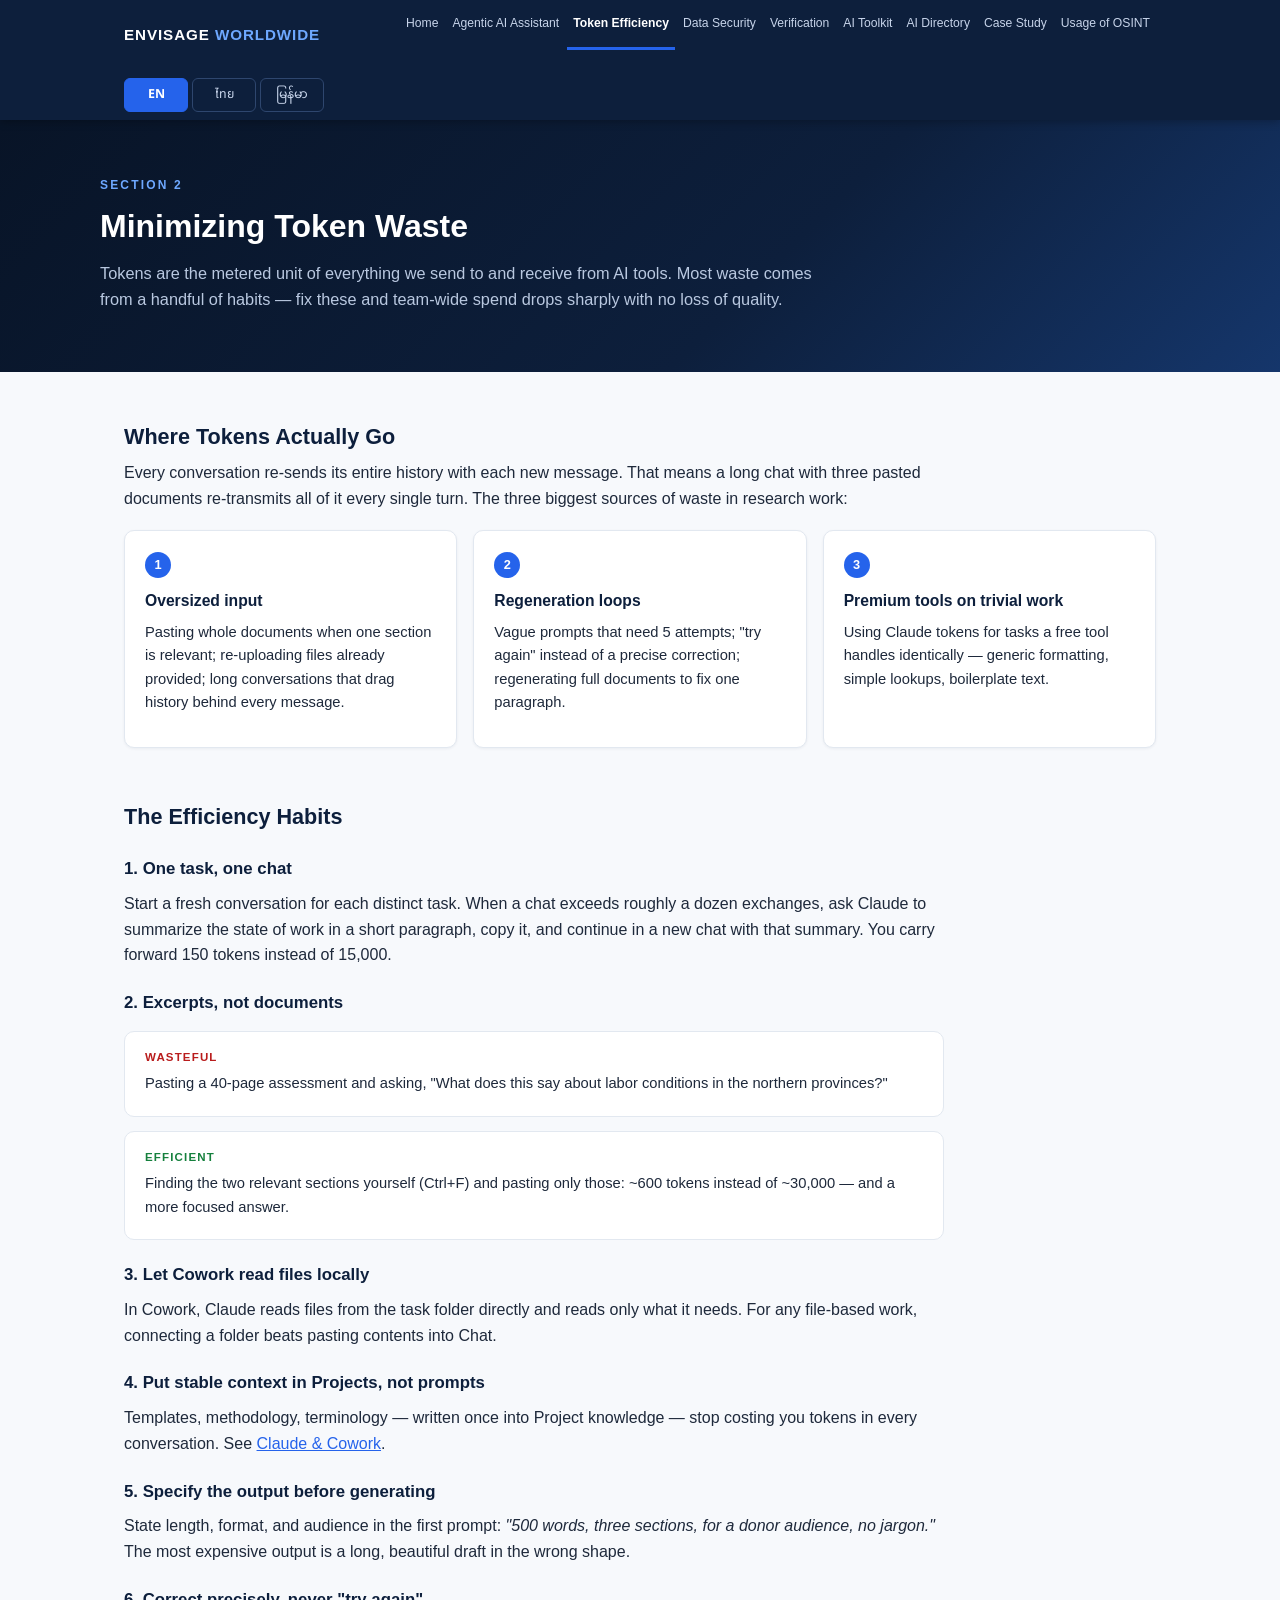
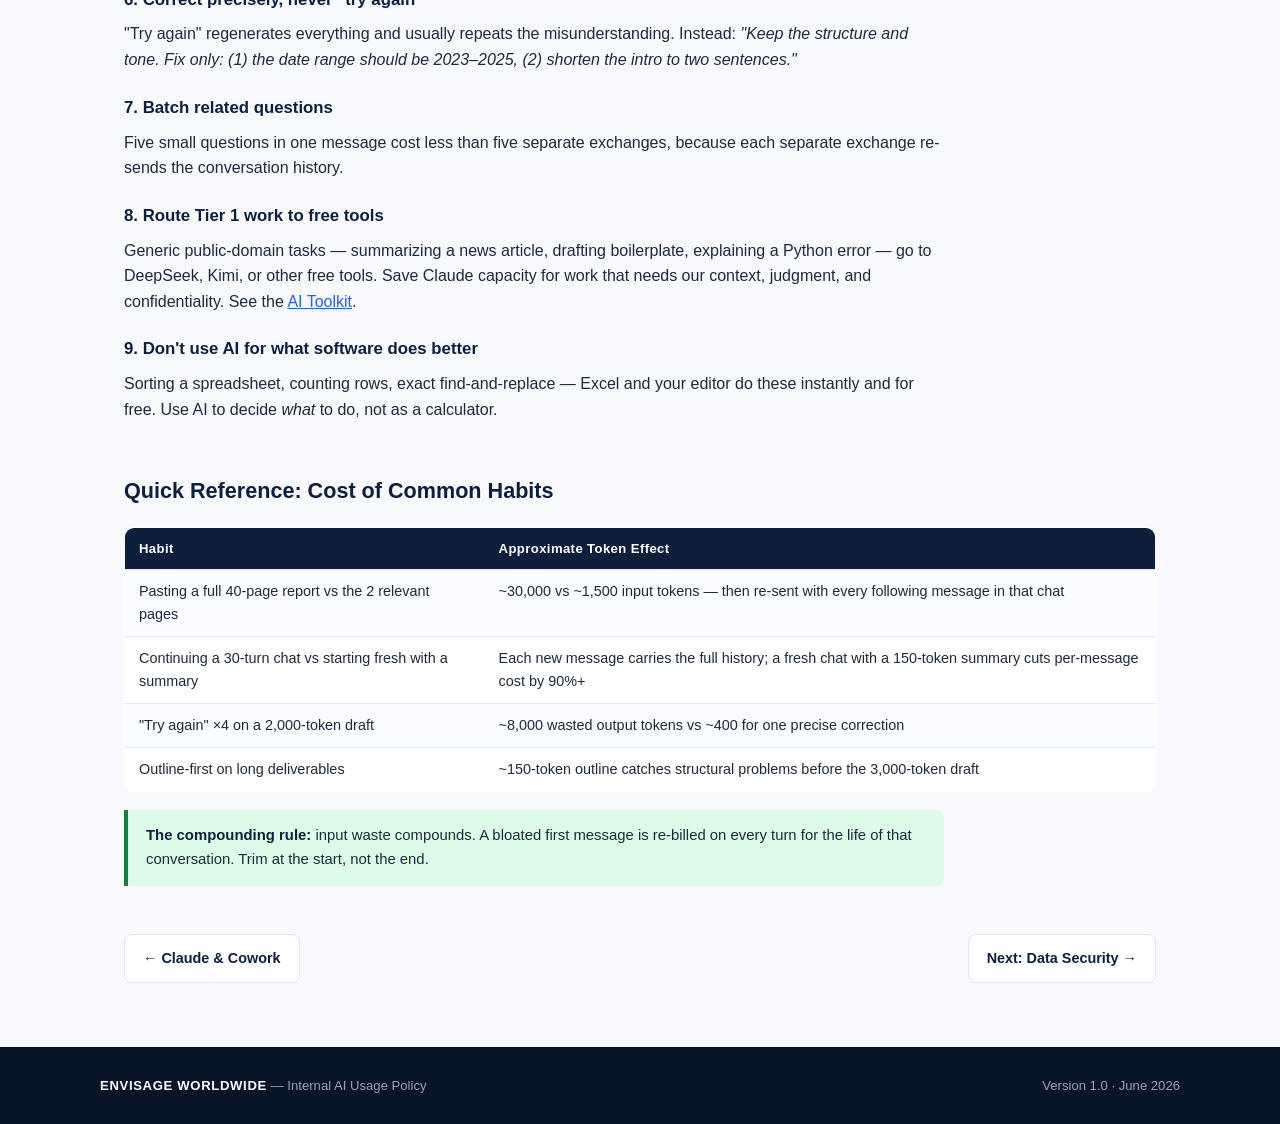
<file: token-efficiency.html>
<!DOCTYPE html>
<html lang="en">
<head>
<meta charset="UTF-8">
<meta name="viewport" content="width=device-width, initial-scale=1.0">
<title>Token Efficiency — ENVISAGE WORLDWIDE</title>
<link rel="preconnect" href="https://fonts.googleapis.com">
<link href="https://fonts.googleapis.com/css2?family=Noto+Sans+Thai:wght@400;600;700&family=Noto+Sans+Myanmar:wght@400;600;700&display=swap" rel="stylesheet">
<link rel="stylesheet" href="styles.css">
<script src="i18n.js"></script>
</head>
<body>

<nav>
  <div class="nav-inner">
    <a class="brand" href="index.html">ENVISAGE <span>WORLDWIDE</span></a>
    <ul class="nav-links">
      <li><a href="index.html">Home</a></li>
      <li><a href="claude.html">Agentic AI Assistant</a></li>
      <li><a href="token-efficiency.html" class="active">Token Efficiency</a></li>
      <li><a href="data-security.html">Data Security</a></li>
      <li><a href="verification.html">Verification</a></li>
      <li><a href="ai-toolkit.html">AI Toolkit</a></li>
      <li><a href="ai-tools-directory.html">AI Directory</a></li>
      <li><a href="por-case-study.html">Case Study</a></li>
      <li><a href="osint-usage.html">Usage of OSINT</a></li>
    </ul>
    <div class="lang-switch">
      <button data-setlang="en">EN</button>
      <button data-setlang="th">ไทย</button>
      <button data-setlang="my">မြန်မာ</button>
    </div>
  </div>
</nav>

<!-- ================= ENGLISH ================= -->
<div class="lang-section" data-lang="en">

<div class="hero">
  <div class="hero-inner">
    <div class="eyebrow">Section 2</div>
    <h1>Minimizing Token Waste</h1>
    <p class="lede">Tokens are the metered unit of everything we send to and receive from AI tools. Most waste comes from a handful of habits — fix these and team-wide spend drops sharply with no loss of quality.</p>
  </div>
</div>

<main>

<section>
  <h2>Where Tokens Actually Go</h2>
  <p>Every conversation re-sends its entire history with each new message. That means a long chat with three pasted documents re-transmits all of it every single turn. The three biggest sources of waste in research work:</p>
  <div class="grid cols-3">
    <div class="card"><span class="num">1</span><h4>Oversized input</h4><p>Pasting whole documents when one section is relevant; re-uploading files already provided; long conversations that drag history behind every message.</p></div>
    <div class="card"><span class="num">2</span><h4>Regeneration loops</h4><p>Vague prompts that need 5 attempts; "try again" instead of a precise correction; regenerating full documents to fix one paragraph.</p></div>
    <div class="card"><span class="num">3</span><h4>Premium tools on trivial work</h4><p>Using Claude tokens for tasks a free tool handles identically — generic formatting, simple lookups, boilerplate text.</p></div>
  </div>
</section>

<section>
  <h2>The Efficiency Habits</h2>

  <h3>1. One task, one chat</h3>
  <p>Start a fresh conversation for each distinct task. When a chat exceeds roughly a dozen exchanges, ask Claude to summarize the state of work in a short paragraph, copy it, and continue in a new chat with that summary. You carry forward 150 tokens instead of 15,000.</p>

  <h3>2. Excerpts, not documents</h3>
  <div class="example bad"><div class="label">Wasteful</div><p>Pasting a 40-page assessment and asking, "What does this say about labor conditions in the northern provinces?"</p></div>
  <div class="example good"><div class="label">Efficient</div><p>Finding the two relevant sections yourself (Ctrl+F) and pasting only those: ~600 tokens instead of ~30,000 — and a more focused answer.</p></div>

  <h3>3. Let Cowork read files locally</h3>
  <p>In Cowork, Claude reads files from the task folder directly and reads only what it needs. For any file-based work, connecting a folder beats pasting contents into Chat.</p>

  <h3>4. Put stable context in Projects, not prompts</h3>
  <p>Templates, methodology, terminology — written once into Project knowledge — stop costing you tokens in every conversation. See <a href="claude.html">Claude &amp; Cowork</a>.</p>

  <h3>5. Specify the output before generating</h3>
  <p>State length, format, and audience in the first prompt: <em>"500 words, three sections, for a donor audience, no jargon."</em> The most expensive output is a long, beautiful draft in the wrong shape.</p>

  <h3>6. Correct precisely, never "try again"</h3>
  <p>"Try again" regenerates everything and usually repeats the misunderstanding. Instead: <em>"Keep the structure and tone. Fix only: (1) the date range should be 2023–2025, (2) shorten the intro to two sentences."</em></p>

  <h3>7. Batch related questions</h3>
  <p>Five small questions in one message cost less than five separate exchanges, because each separate exchange re-sends the conversation history.</p>

  <h3>8. Route Tier 1 work to free tools</h3>
  <p>Generic public-domain tasks — summarizing a news article, drafting boilerplate, explaining a Python error — go to DeepSeek, Kimi, or other free tools. Save Claude capacity for work that needs our context, judgment, and confidentiality. See the <a href="ai-toolkit.html">AI Toolkit</a>.</p>

  <h3>9. Don't use AI for what software does better</h3>
  <p>Sorting a spreadsheet, counting rows, exact find-and-replace — Excel and your editor do these instantly and for free. Use AI to decide <em>what</em> to do, not as a calculator.</p>
</section>

<section>
  <h2>Quick Reference: Cost of Common Habits</h2>
  <table>
    <tr><th>Habit</th><th>Approximate Token Effect</th></tr>
    <tr><td>Pasting a full 40-page report vs the 2 relevant pages</td><td>~30,000 vs ~1,500 input tokens — then re-sent with every following message in that chat</td></tr>
    <tr><td>Continuing a 30-turn chat vs starting fresh with a summary</td><td>Each new message carries the full history; a fresh chat with a 150-token summary cuts per-message cost by 90%+</td></tr>
    <tr><td>"Try again" ×4 on a 2,000-token draft</td><td>~8,000 wasted output tokens vs ~400 for one precise correction</td></tr>
    <tr><td>Outline-first on long deliverables</td><td>~150-token outline catches structural problems before the 3,000-token draft</td></tr>
  </table>
  <div class="callout ok">
    <p><strong>The compounding rule:</strong> input waste compounds. A bloated first message is re-billed on every turn for the life of that conversation. Trim at the start, not the end.</p>
  </div>
</section>

<div class="pager">
  <a href="claude.html">← Claude &amp; Cowork</a>
  <a href="data-security.html">Next: Data Security →</a>
</div>

</main>
</div>

<!-- ================= THAI ================= -->
<div class="lang-section" data-lang="th">

<div class="hero">
  <div class="hero-inner">
    <div class="eyebrow">หมวดที่ 2</div>
    <h1>ลดการสิ้นเปลืองโทเคนให้น้อยที่สุด</h1>
    <p class="lede">โทเคนคือหน่วยวัดของทุกสิ่งที่เราส่งและรับจากเครื่องมือ AI ความสิ้นเปลืองส่วนใหญ่มาจากนิสัยไม่กี่อย่าง — แก้สิ่งเหล่านี้แล้วค่าใช้จ่ายทั้งทีมจะลดลงมากโดยคุณภาพไม่ตก</p>
  </div>
</div>

<main>

<section>
  <h2>โทเคนหายไปไหน</h2>
  <p>ทุกบทสนทนาจะส่งประวัติทั้งหมดซ้ำพร้อมข้อความใหม่ทุกครั้ง แชตยาวที่มีเอกสารวางไว้สามฉบับจึงส่งข้อมูลทั้งหมดซ้ำทุกรอบ แหล่งสิ้นเปลืองใหญ่สุดสามอย่างในงานวิจัย:</p>
  <div class="grid cols-3">
    <div class="card"><span class="num">1</span><h4>อินพุตใหญ่เกินจำเป็น</h4><p>วางเอกสารทั้งฉบับทั้งที่เกี่ยวข้องแค่ส่วนเดียว อัปโหลดไฟล์ซ้ำ บทสนทนายาวที่ลากประวัติตามทุกข้อความ</p></div>
    <div class="card"><span class="num">2</span><h4>วนสั่งสร้างใหม่</h4><p>พรอมต์คลุมเครือที่ต้องลอง 5 รอบ สั่ง "ลองใหม่" แทนการแก้แบบเจาะจง สร้างเอกสารใหม่ทั้งฉบับเพื่อแก้ย่อหน้าเดียว</p></div>
    <div class="card"><span class="num">3</span><h4>เครื่องมือพรีเมียมกับงานจิ๊บจ๊อย</h4><p>ใช้โทเคน Claude กับงานที่เครื่องมือฟรีทำได้เหมือนกัน — จัดรูปแบบทั่วไป ค้นหาง่าย ๆ ข้อความสำเร็จรูป</p></div>
  </div>
</section>

<section>
  <h2>นิสัยประหยัดโทเคน</h2>

  <h3>1. หนึ่งงาน หนึ่งแชต</h3>
  <p>เริ่มบทสนทนาใหม่สำหรับแต่ละงาน เมื่อแชตเกินราวสิบกว่ารอบ ให้ Claude สรุปสถานะงานเป็นย่อหน้าสั้น คัดลอกไว้ แล้วต่อในแชตใหม่ด้วยบทสรุปนั้น — พกไป 150 โทเคนแทน 15,000</p>

  <h3>2. ข้อความบางส่วน ไม่ใช่ทั้งเอกสาร</h3>
  <div class="example bad"><div class="label">สิ้นเปลือง</div><p>วางรายงานประเมิน 40 หน้าแล้วถามว่า "รายงานนี้พูดถึงสภาพแรงงานในจังหวัดภาคเหนือว่าอย่างไร"</p></div>
  <div class="example good"><div class="label">ประหยัด</div><p>หาสองส่วนที่เกี่ยวข้องเอง (Ctrl+F) แล้ววางเฉพาะส่วนนั้น: ~600 โทเคนแทน ~30,000 — และได้คำตอบที่ตรงประเด็นกว่า</p></div>

  <h3>3. ให้ Cowork อ่านไฟล์ในเครื่อง</h3>
  <p>ใน Cowork Claude อ่านไฟล์จากโฟลเดอร์งานโดยตรง และอ่านเฉพาะที่จำเป็น งานที่เกี่ยวกับไฟล์ทุกชนิด การเชื่อมต่อโฟลเดอร์ดีกว่าการวางเนื้อหาลงแชต</p>

  <h3>4. เก็บบริบทคงที่ใน Projects ไม่ใช่ในพรอมต์</h3>
  <p>แม่แบบ ระเบียบวิธี คำศัพท์ — เขียนครั้งเดียวในความรู้ของ Project — จะไม่กินโทเคนในทุกบทสนทนาอีก ดู <a href="claude.html">Claude และ Cowork</a></p>

  <h3>5. ระบุรูปแบบผลลัพธ์ก่อนสร้าง</h3>
  <p>บอกความยาว รูปแบบ และกลุ่มผู้อ่านในพรอมต์แรก: <em>"500 คำ สามส่วน สำหรับผู้บริจาค ไม่ใช้ศัพท์เทคนิค"</em> ผลลัพธ์ที่แพงที่สุดคือร่างยาวสวยงามที่ผิดรูปแบบ</p>

  <h3>6. แก้แบบเจาะจง อย่าสั่ง "ลองใหม่"</h3>
  <p>"ลองใหม่" สร้างทุกอย่างใหม่และมักทำผิดซ้ำเดิม ให้สั่งแทนว่า: <em>"คงโครงสร้างและน้ำเสียง แก้เฉพาะ (1) ช่วงปีควรเป็น 2023–2025 (2) ย่อบทนำเหลือสองประโยค"</em></p>

  <h3>7. รวมคำถามที่เกี่ยวข้องกัน</h3>
  <p>คำถามเล็กห้าข้อในข้อความเดียวถูกกว่าห้ารอบแยกกัน เพราะแต่ละรอบส่งประวัติบทสนทนาซ้ำ</p>

  <h3>8. ส่งงาน Tier 1 ให้เครื่องมือฟรี</h3>
  <p>งานสาธารณะทั่วไป — สรุปข่าว ร่างข้อความสำเร็จรูป อธิบายข้อผิดพลาด Python — ใช้ DeepSeek, Kimi หรือเครื่องมือฟรีอื่น เก็บ Claude ไว้สำหรับงานที่ต้องใช้บริบท วิจารณญาณ และความลับของเรา ดู <a href="ai-toolkit.html">ชุดเครื่องมือ AI</a></p>

  <h3>9. อย่าใช้ AI กับสิ่งที่ซอฟต์แวร์ทำได้ดีกว่า</h3>
  <p>เรียงสเปรดชีต นับแถว ค้นหา-แทนที่แบบตรงตัว — Excel และโปรแกรมแก้ไขทำได้ทันทีและฟรี ใช้ AI ตัดสินใจว่า<em>จะทำอะไร</em> ไม่ใช่เป็นเครื่องคิดเลข</p>
</section>

<section>
  <h2>อ้างอิงด่วน: ต้นทุนของนิสัยที่พบบ่อย</h2>
  <table>
    <tr><th>นิสัย</th><th>ผลต่อโทเคนโดยประมาณ</th></tr>
    <tr><td>วางรายงาน 40 หน้าเต็ม เทียบกับ 2 หน้าที่เกี่ยวข้อง</td><td>~30,000 เทียบ ~1,500 โทเคนอินพุต — และถูกส่งซ้ำกับทุกข้อความถัดไปในแชตนั้น</td></tr>
    <tr><td>ต่อแชต 30 รอบ เทียบกับเริ่มใหม่พร้อมบทสรุป</td><td>ทุกข้อความใหม่แบกประวัติทั้งหมด แชตใหม่พร้อมบทสรุป 150 โทเคนลดต้นทุนต่อข้อความกว่า 90%</td></tr>
    <tr><td>"ลองใหม่" ×4 กับร่าง 2,000 โทเคน</td><td>เสียเปล่า ~8,000 โทเคน เทียบ ~400 สำหรับการแก้เจาะจงครั้งเดียว</td></tr>
    <tr><td>ทำโครงร่างก่อนสำหรับงานยาว</td><td>โครงร่าง ~150 โทเคนจับปัญหาโครงสร้างก่อนร่าง 3,000 โทเคน</td></tr>
  </table>
  <div class="callout ok">
    <p><strong>กฎทบต้น:</strong> ความสิ้นเปลืองด้านอินพุตทบต้น ข้อความแรกที่บวมจะถูกคิดเงินซ้ำทุกรอบตลอดอายุบทสนทนานั้น ตัดให้สั้นตั้งแต่ต้น ไม่ใช่ตอนจบ</p>
  </div>
</section>

<div class="pager">
  <a href="claude.html">← Claude และ Cowork</a>
  <a href="data-security.html">ถัดไป: ความปลอดภัยข้อมูล →</a>
</div>

</main>
</div>

<!-- ================= BURMESE ================= -->
<div class="lang-section" data-lang="my">

<div class="hero">
  <div class="hero-inner">
    <div class="eyebrow">အပိုင်း ၂</div>
    <h1>တိုကင်ဖြုန်းတီးမှု အနည်းဆုံးဖြစ်အောင် လုပ်ခြင်း</h1>
    <p class="lede">တိုကင်သည် AI ကိရိယာများသို့ ပို့သမျှ၊ ပြန်ရသမျှအားလုံး၏ တွက်ချက်ယူနစ်ဖြစ်သည်။ ဖြုန်းတီးမှုအများစုသည် အကျင့်အနည်းငယ်ကြောင့်ဖြစ်သည် — ဤအကျင့်များကိုပြင်လျှင် အရည်အသွေးမကျဘဲ အဖွဲ့တစ်ခုလုံး၏ကုန်ကျစရိတ် သိသိသာသာ ကျဆင်းသည်။</p>
  </div>
</div>

<main>

<section>
  <h2>တိုကင်များ အမှန်တကယ် ဘယ်ရောက်သွားသလဲ</h2>
  <p>စကားပြောတိုင်းသည် မက်ဆေ့ချ်အသစ်တိုင်းနှင့်အတူ ၎င်း၏မှတ်တမ်းတစ်ခုလုံးကို ပြန်ပို့သည်။ စာတမ်းသုံးခုကူးထည့်ထားသော စကားပြောရှည်တစ်ခုသည် အလှည့်တိုင်း အားလုံးကို ပြန်ပို့နေသည်ဟု ဆိုလိုသည်။ သုတေသနအလုပ်တွင် အကြီးဆုံးဖြုန်းတီးမှု သုံးခု —</p>
  <div class="grid cols-3">
    <div class="card"><span class="num">1</span><h4>ကြီးလွန်းသော အဝင်ဒေတာ</h4><p>အပိုင်းတစ်ခုသာ သက်ဆိုင်သော်လည်း စာတမ်းတစ်ခုလုံးကူးထည့်ခြင်း၊ ပေးပြီးသားဖိုင်များ ထပ်တင်ခြင်း၊ မက်ဆေ့ချ်တိုင်းနောက်က မှတ်တမ်းဆွဲနေသော စကားပြောရှည်များ။</p></div>
    <div class="card"><span class="num">2</span><h4>ပြန်ထုတ်ခိုင်းသံသရာ</h4><p>၅ ကြိမ်လောက်ကြိုးစားရသော မရှင်းလင်းသည့် prompt များ၊ တိကျသောပြင်ဆင်ချက်အစား "ထပ်စမ်းပါ" ဟုခိုင်းခြင်း၊ စာပိုဒ်တစ်ခုပြင်ရန် စာတမ်းတစ်ခုလုံး ပြန်ထုတ်ခိုင်းခြင်း။</p></div>
    <div class="card"><span class="num">3</span><h4>ရိုးရှင်းသောအလုပ်အတွက် ပရီမီယံကိရိယာ</h4><p>အခမဲ့ကိရိယာက အတူတူလုပ်နိုင်သောအလုပ်များ — ယေဘုယျပုံစံချခြင်း၊ ရိုးရှင်းသောရှာဖွေမှု၊ ပုံသေစာသား — အတွက် Claude တိုကင်သုံးခြင်း။</p></div>
  </div>
</section>

<section>
  <h2>ချွေတာရေး အလေ့အကျင့်များ</h2>

  <h3>၁။ အလုပ်တစ်ခု၊ စကားပြောတစ်ခု</h3>
  <p>သီးခြားအလုပ်တစ်ခုစီအတွက် စကားပြောအသစ်စတင်ပါ။ စကားပြောက အလှည့် ဆယ်ခုကျော်လာလျှင် Claude ကို အလုပ်အခြေအနေကို စာပိုဒ်တိုဖြင့်အကျဉ်းချုပ်ခိုင်းပြီး ကူးယူကာ ထိုအကျဉ်းချုပ်ဖြင့် စကားပြောအသစ်တွင် ဆက်ပါ။ ၁၅,၀၀၀ အစား တိုကင် ၁၅၀ သာ သယ်သွားရသည်။</p>

  <h3>၂။ စာတမ်းမဟုတ်၊ ကောက်နုတ်ချက်</h3>
  <div class="example bad"><div class="label">ဖြုန်းတီး</div><p>စာမျက်နှာ ၄၀ ပါအကဲဖြတ်ချက်ကို ကူးထည့်ပြီး "မြောက်ပိုင်းဒေသများရှိ လုပ်သားအခြေအနေအကြောင်း ဘာပြောထားလဲ" ဟုမေးခြင်း။</p></div>
  <div class="example good"><div class="label">ချွေတာ</div><p>သက်ဆိုင်သောအပိုင်းနှစ်ခုကို ကိုယ်တိုင်ရှာ (Ctrl+F) ပြီး ၎င်းတို့ကိုသာ ကူးထည့်ခြင်း — ~၃၀,၀၀၀ အစား တိုကင် ~၆၀၀ သာ၊ အဖြေလည်း ပိုတိကျသည်။</p></div>

  <h3>၃။ Cowork ကို ဖိုင်များ စက်တွင်းဖတ်ခိုင်းပါ</h3>
  <p>Cowork တွင် Claude သည် အလုပ်ဖိုင်တွဲမှဖိုင်များကို တိုက်ရိုက်ဖတ်ပြီး လိုအပ်သလောက်သာဖတ်သည်။ ဖိုင်အခြေခံအလုပ်မှန်သမျှ ဖိုင်တွဲချိတ်ဆက်ခြင်းသည် Chat ထဲကူးထည့်ခြင်းထက် ကောင်းသည်။</p>

  <h3>၄။ တည်ငြိမ်သောအကြောင်းအရာကို prompt ထဲမဟုတ်ဘဲ Projects ထဲထားပါ</h3>
  <p>ပုံစံများ၊ နည်းစနစ်၊ ဝေါဟာရ — Project knowledge ထဲ တစ်ကြိမ်ရေးထားလျှင် — စကားပြောတိုင်းတွင် တိုကင်မကုန်တော့ပါ။ <a href="claude.html">Claude နှင့် Cowork</a> ကြည့်ပါ။</p>

  <h3>၅။ မထုတ်ခင် ထုတ်ကုန်ပုံစံကို သတ်မှတ်ပါ</h3>
  <p>ပထမ prompt တွင် အရှည်၊ ပုံစံ၊ ပရိသတ်ကို ဖော်ပြပါ — <em>"စာလုံး ၅၀၀၊ အပိုင်းသုံးပိုင်း၊ အလှူရှင်ပရိသတ်အတွက်၊ ပညာရပ်ဝေါဟာရမသုံးပါနှင့်"</em>။ အကုန်ကျဆုံးထုတ်ကုန်မှာ ပုံစံမှားနေသော လှပရှည်လျားသည့် မူကြမ်းဖြစ်သည်။</p>

  <h3>၆။ တိကျစွာပြင်ပါ၊ "ထပ်စမ်းပါ" ဘယ်တော့မှ မပြောပါနှင့်</h3>
  <p>"ထပ်စမ်းပါ" သည် အားလုံးကိုပြန်ထုတ်ပြီး နားလည်မှုလွဲချက်ကို များသောအားဖြင့် ထပ်လုပ်သည်။ ယင်းအစား — <em>"ဖွဲ့စည်းပုံနှင့် လေသံထားပါ။ (၁) ရက်စွဲအပိုင်းအခြားကို ၂၀၂၃–၂၀၂၅ ပြင်ပါ၊ (၂) နိဒါန်းကို စာကြောင်းနှစ်ကြောင်းအထိ တိုချုံ့ပါ — ဤနှစ်ချက်သာ ပြင်ပါ။"</em></p>

  <h3>၇။ ဆက်စပ်မေးခွန်းများကို စုပေါင်းမေးပါ</h3>
  <p>မက်ဆေ့ချ်တစ်ခုတည်းတွင် မေးခွန်းငယ်ငါးခုသည် သီးခြားအလှည့်ငါးခုထက် သက်သာသည် — အလှည့်တစ်ခုစီက စကားပြောမှတ်တမ်းကို ပြန်ပို့ရသောကြောင့်ဖြစ်သည်။</p>

  <h3>၈။ Tier 1 အလုပ်များကို အခမဲ့ကိရိယာများသို့ ပို့ပါ</h3>
  <p>ယေဘုယျအများပြည်သူအလုပ်များ — သတင်းဆောင်းပါးအကျဉ်းချုပ်ခြင်း၊ ပုံသေစာသားရေးခြင်း၊ Python error ရှင်းပြခြင်း — ကို DeepSeek၊ Kimi သို့မဟုတ် အခြားအခမဲ့ကိရိယာများသို့ ပို့ပါ။ Claude ကို ကျွန်ုပ်တို့၏ အကြောင်းအရာ၊ ဆင်ခြင်ဉာဏ်နှင့် လျှို့ဝှက်မှုလိုအပ်သော အလုပ်များအတွက် ချန်ထားပါ။ <a href="ai-toolkit.html">AI ကိရိယာစုံ</a> ကြည့်ပါ။</p>

  <h3>၉။ ဆော့ဖ်ဝဲက ပိုကောင်းအောင်လုပ်နိုင်သည့်အရာအတွက် AI မသုံးပါနှင့်</h3>
  <p>Spreadsheet စီခြင်း၊ အတန်းရေတွက်ခြင်း၊ တိကျသော ရှာဖွေ-အစားထိုးခြင်း — Excel နှင့် editor တို့က ချက်ချင်း အခမဲ့လုပ်ပေးသည်။ AI ကို <em>ဘာလုပ်မည်</em>ကို ဆုံးဖြတ်ရန်သုံးပါ၊ ဂဏန်းတွက်စက်အဖြစ် မသုံးပါနှင့်။</p>
</section>

<section>
  <h2>အမြန်ကိုးကား — ဖြစ်လေ့ရှိသောအကျင့်များ၏ ကုန်ကျစရိတ်</h2>
  <table>
    <tr><th>အကျင့်</th><th>ခန့်မှန်း တိုကင်သက်ရောက်မှု</th></tr>
    <tr><td>စာမျက်နှာ ၄၀ အစီရင်ခံစာအပြည့် နှင့် သက်ဆိုင်သော ၂ မျက်နှာ</td><td>အဝင်တိုကင် ~၃၀,၀၀၀ နှင့် ~၁,၅၀၀ — ထို့နောက် ထိုစကားပြောရှိ နောက်မက်ဆေ့ချ်တိုင်းနှင့် ပြန်ပို့ရသည်</td></tr>
    <tr><td>အလှည့် ၃၀ စကားပြောဆက်ခြင်း နှင့် အကျဉ်းချုပ်ဖြင့် အသစ်စခြင်း</td><td>မက်ဆေ့ချ်အသစ်တိုင်း မှတ်တမ်းအပြည့်သယ်ရသည်; တိုကင် ၁၅၀ အကျဉ်းချုပ်ပါ စကားပြောအသစ်က တစ်ကြိမ်လျှင်ကုန်ကျစရိတ်ကို ၉၀%+ လျှော့သည်</td></tr>
    <tr><td>တိုကင် ၂,၀၀၀ မူကြမ်းအပေါ် "ထပ်စမ်း" ×၄</td><td>~၈,၀၀၀ ဖြုန်းတီး နှင့် တိကျပြင်ဆင်မှုတစ်ကြိမ် ~၄၀၀</td></tr>
    <tr><td>ရှည်လျားသောစာတမ်းအတွက် အကြမ်းဖျင်းအရင်လုပ်ခြင်း</td><td>တိုကင် ~၁၅၀ အကြမ်းဖျင်းက တိုကင် ၃,၀၀၀ မူကြမ်းမတိုင်မီ ဖွဲ့စည်းပုံပြဿနာများကို ဖမ်းမိသည်</td></tr>
  </table>
  <div class="callout ok">
    <p><strong>ဆတိုးစည်းမျဉ်း —</strong> အဝင်ဖြုန်းတီးမှုသည် ဆတိုးသည်။ ဖောင်းပွနေသော ပထမမက်ဆေ့ချ်ကို ထိုစကားပြောသက်တမ်းတစ်လျှောက် အလှည့်တိုင်း ထပ်တွက်ခံရသည်။ အဆုံးမှာမဟုတ်ဘဲ အစမှာ ဖြတ်တောက်ပါ။</p>
  </div>
</section>

<div class="pager">
  <a href="claude.html">← Claude နှင့် Cowork</a>
  <a href="data-security.html">နောက်တစ်ခု — ဒေတာလုံခြုံရေး →</a>
</div>

</main>
</div>

<footer>
  <div class="footer-inner">
    <div><strong>ENVISAGE WORLDWIDE</strong>
      <span class="lang-section" data-lang="en"> — Internal AI Usage Policy</span>
      <span class="lang-section" data-lang="th"> — นโยบายการใช้ AI ภายในองค์กร</span>
      <span class="lang-section" data-lang="my"> — အတွင်းပိုင်း AI အသုံးပြုမှုမူဝါဒ</span>
    </div>
    <div>Version 1.0 &middot; June 2026</div>
  </div>
</footer>

</body>
</html>
</file>
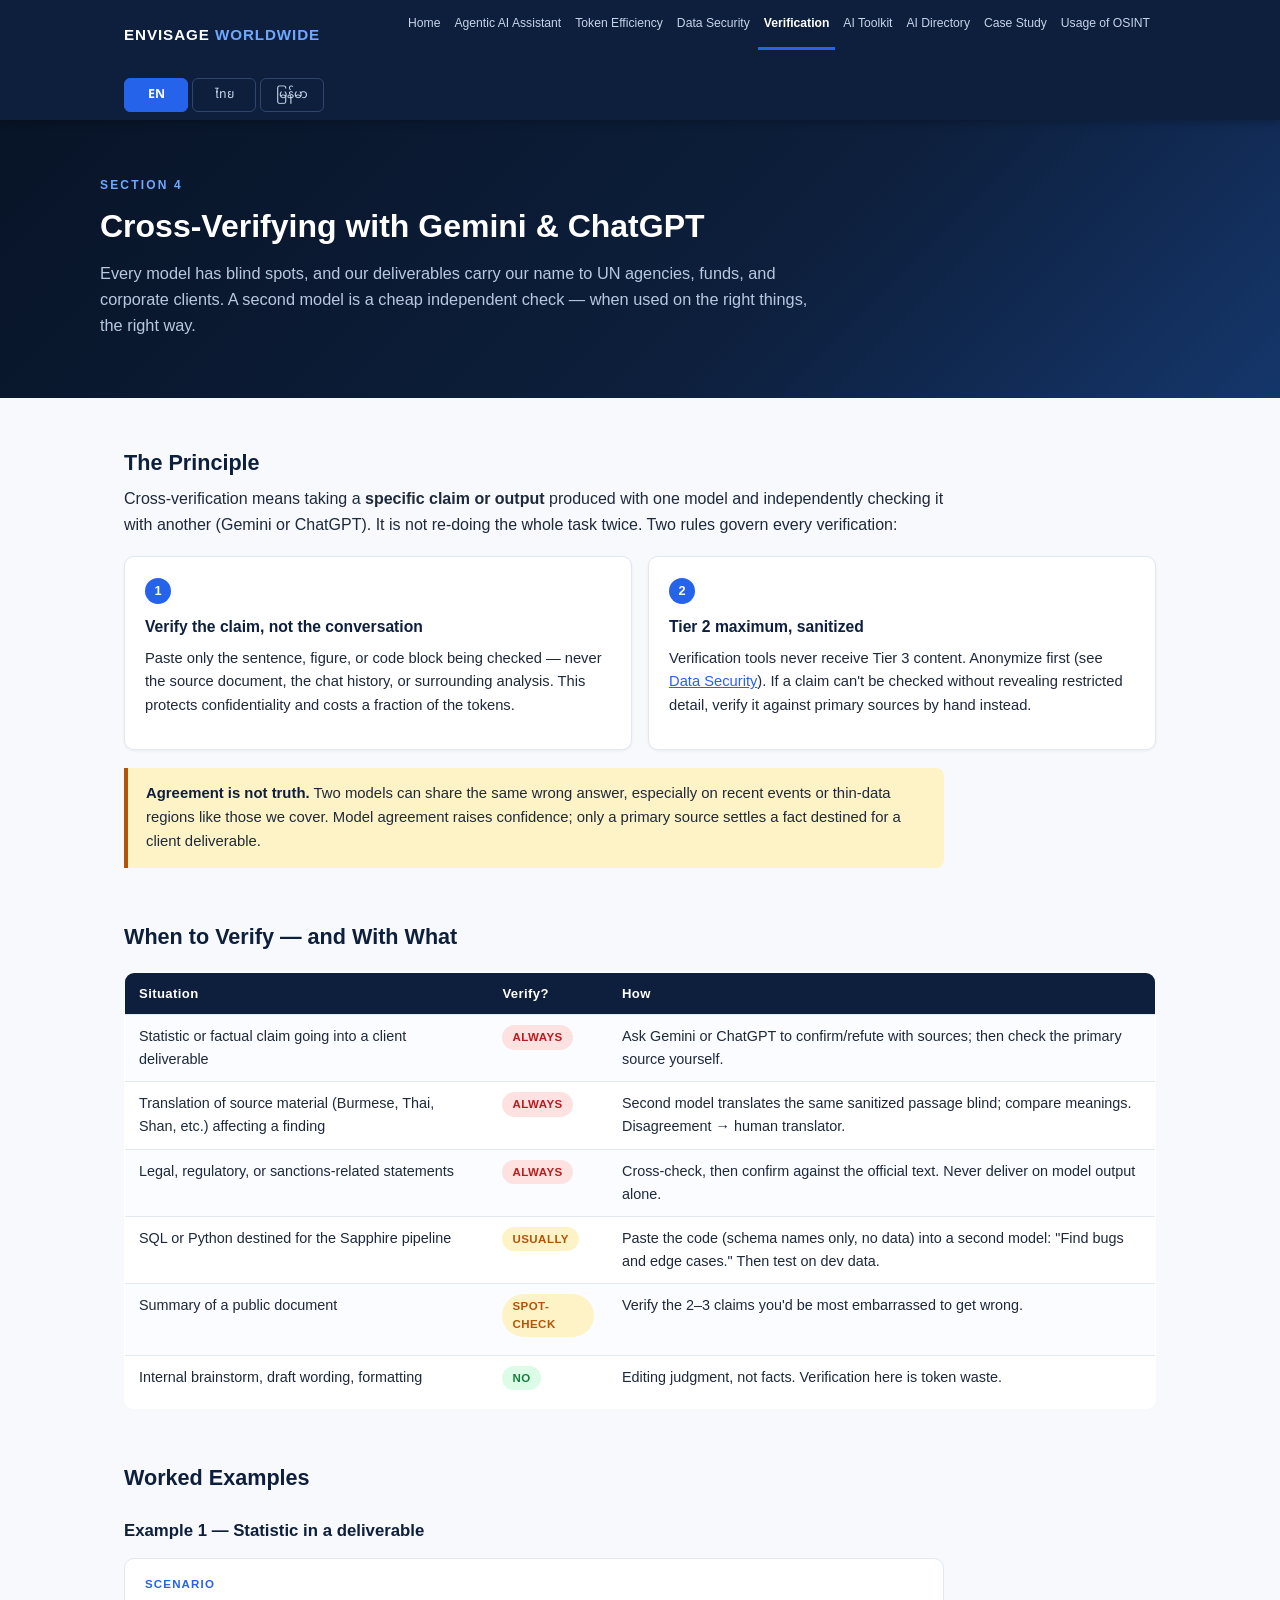
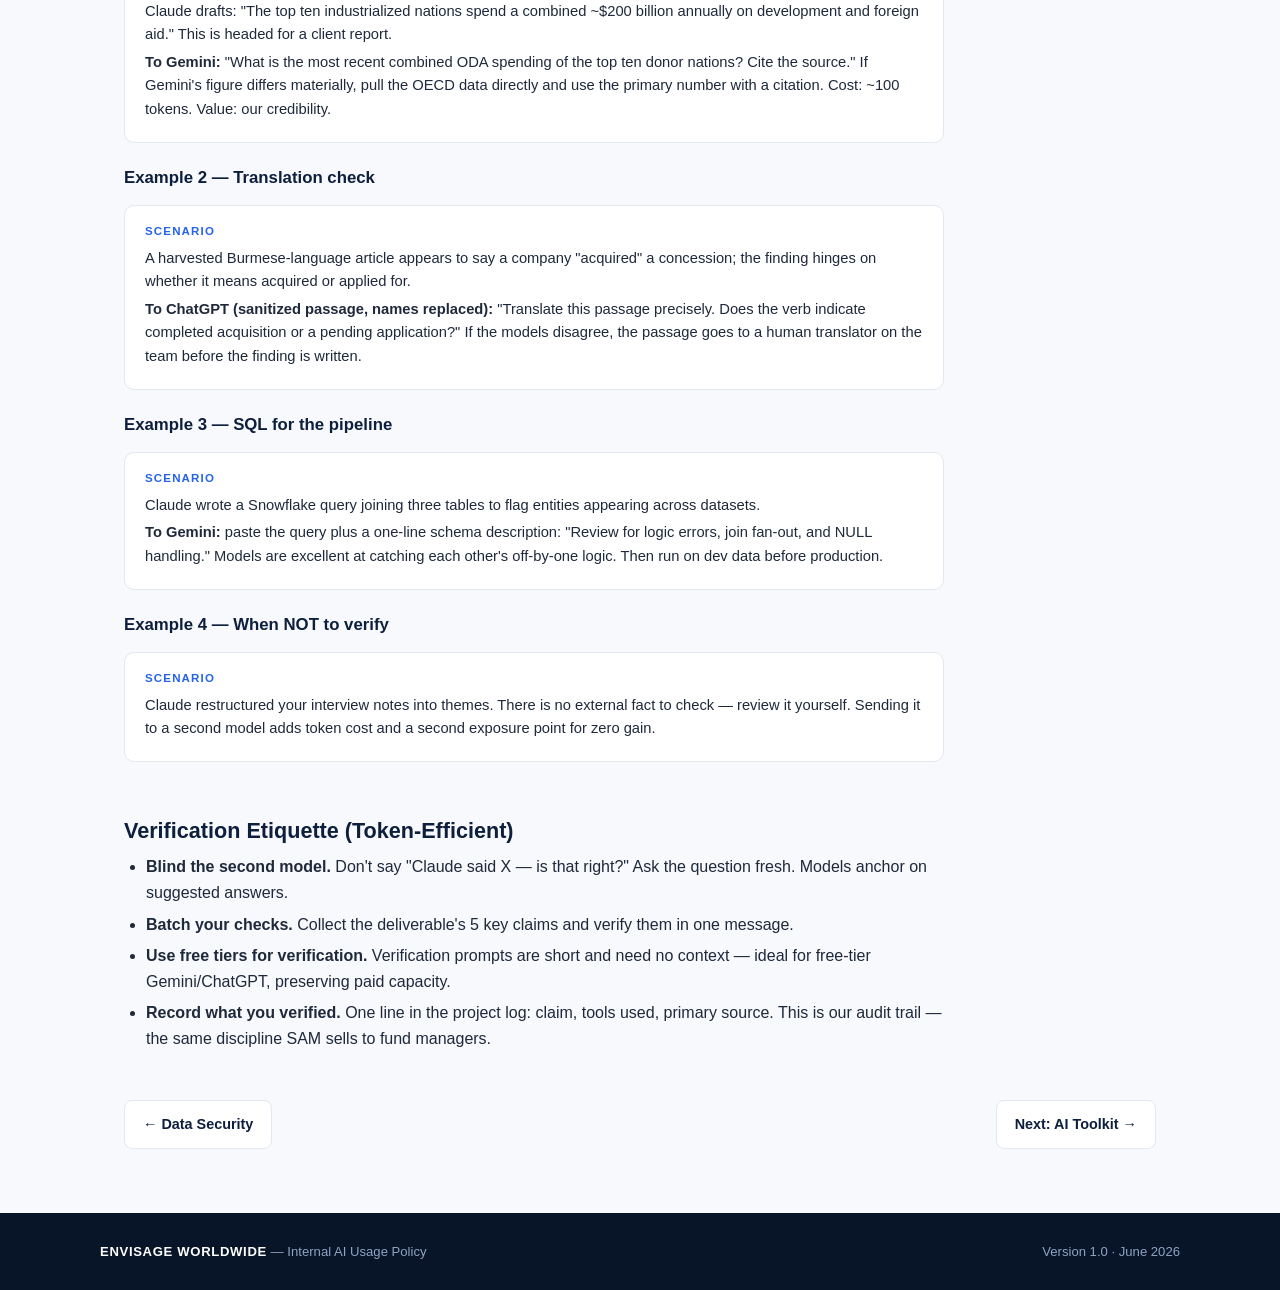
<file: verification.html>
<!DOCTYPE html>
<html lang="en">
<head>
<meta charset="UTF-8">
<meta name="viewport" content="width=device-width, initial-scale=1.0">
<title>Cross-Verification — ENVISAGE WORLDWIDE</title>
<link rel="preconnect" href="https://fonts.googleapis.com">
<link href="https://fonts.googleapis.com/css2?family=Noto+Sans+Thai:wght@400;600;700&family=Noto+Sans+Myanmar:wght@400;600;700&display=swap" rel="stylesheet">
<link rel="stylesheet" href="styles.css">
<script src="i18n.js"></script>
</head>
<body>

<nav>
  <div class="nav-inner">
    <a class="brand" href="index.html">ENVISAGE <span>WORLDWIDE</span></a>
    <ul class="nav-links">
      <li><a href="index.html">Home</a></li>
      <li><a href="claude.html">Agentic AI Assistant</a></li>
      <li><a href="token-efficiency.html">Token Efficiency</a></li>
      <li><a href="data-security.html">Data Security</a></li>
      <li><a href="verification.html" class="active">Verification</a></li>
      <li><a href="ai-toolkit.html">AI Toolkit</a></li>
      <li><a href="ai-tools-directory.html">AI Directory</a></li>
      <li><a href="por-case-study.html">Case Study</a></li>
      <li><a href="osint-usage.html">Usage of OSINT</a></li>
    </ul>
    <div class="lang-switch">
      <button data-setlang="en">EN</button>
      <button data-setlang="th">ไทย</button>
      <button data-setlang="my">မြန်မာ</button>
    </div>
  </div>
</nav>

<!-- ================= ENGLISH ================= -->
<div class="lang-section" data-lang="en">

<div class="hero">
  <div class="hero-inner">
    <div class="eyebrow">Section 4</div>
    <h1>Cross-Verifying with Gemini &amp; ChatGPT</h1>
    <p class="lede">Every model has blind spots, and our deliverables carry our name to UN agencies, funds, and corporate clients. A second model is a cheap independent check — when used on the right things, the right way.</p>
  </div>
</div>

<main>

<section>
  <h2>The Principle</h2>
  <p>Cross-verification means taking a <strong>specific claim or output</strong> produced with one model and independently checking it with another (Gemini or ChatGPT). It is not re-doing the whole task twice. Two rules govern every verification:</p>
  <div class="grid cols-2">
    <div class="card"><span class="num">1</span><h4>Verify the claim, not the conversation</h4><p>Paste only the sentence, figure, or code block being checked — never the source document, the chat history, or surrounding analysis. This protects confidentiality and costs a fraction of the tokens.</p></div>
    <div class="card"><span class="num">2</span><h4>Tier 2 maximum, sanitized</h4><p>Verification tools never receive Tier 3 content. Anonymize first (see <a href="data-security.html">Data Security</a>). If a claim can't be checked without revealing restricted detail, verify it against primary sources by hand instead.</p></div>
  </div>
  <div class="callout warn">
    <p><strong>Agreement is not truth.</strong> Two models can share the same wrong answer, especially on recent events or thin-data regions like those we cover. Model agreement raises confidence; only a primary source settles a fact destined for a client deliverable.</p>
  </div>
</section>

<section>
  <h2>When to Verify — and With What</h2>
  <table>
    <tr><th>Situation</th><th>Verify?</th><th>How</th></tr>
    <tr><td>Statistic or factual claim going into a client deliverable</td><td><span class="badge red">Always</span></td><td>Ask Gemini or ChatGPT to confirm/refute with sources; then check the primary source yourself.</td></tr>
    <tr><td>Translation of source material (Burmese, Thai, Shan, etc.) affecting a finding</td><td><span class="badge red">Always</span></td><td>Second model translates the same sanitized passage blind; compare meanings. Disagreement → human translator.</td></tr>
    <tr><td>Legal, regulatory, or sanctions-related statements</td><td><span class="badge red">Always</span></td><td>Cross-check, then confirm against the official text. Never deliver on model output alone.</td></tr>
    <tr><td>SQL or Python destined for the Sapphire pipeline</td><td><span class="badge amber">Usually</span></td><td>Paste the code (schema names only, no data) into a second model: "Find bugs and edge cases." Then test on dev data.</td></tr>
    <tr><td>Summary of a public document</td><td><span class="badge amber">Spot-check</span></td><td>Verify the 2–3 claims you'd be most embarrassed to get wrong.</td></tr>
    <tr><td>Internal brainstorm, draft wording, formatting</td><td><span class="badge green">No</span></td><td>Editing judgment, not facts. Verification here is token waste.</td></tr>
  </table>
</section>

<section>
  <h2>Worked Examples</h2>

  <h3>Example 1 — Statistic in a deliverable</h3>
  <div class="example">
    <div class="label">Scenario</div>
    <p>Claude drafts: "The top ten industrialized nations spend a combined ~$200 billion annually on development and foreign aid." This is headed for a client report.</p>
    <p><strong>To Gemini:</strong> "What is the most recent combined ODA spending of the top ten donor nations? Cite the source." If Gemini's figure differs materially, pull the OECD data directly and use the primary number with a citation. Cost: ~100 tokens. Value: our credibility.</p>
  </div>

  <h3>Example 2 — Translation check</h3>
  <div class="example">
    <div class="label">Scenario</div>
    <p>A harvested Burmese-language article appears to say a company "acquired" a concession; the finding hinges on whether it means acquired or applied for.</p>
    <p><strong>To ChatGPT (sanitized passage, names replaced):</strong> "Translate this passage precisely. Does the verb indicate completed acquisition or a pending application?" If the models disagree, the passage goes to a human translator on the team before the finding is written.</p>
  </div>

  <h3>Example 3 — SQL for the pipeline</h3>
  <div class="example">
    <div class="label">Scenario</div>
    <p>Claude wrote a Snowflake query joining three tables to flag entities appearing across datasets.</p>
    <p><strong>To Gemini:</strong> paste the query plus a one-line schema description: "Review for logic errors, join fan-out, and NULL handling." Models are excellent at catching each other's off-by-one logic. Then run on dev data before production.</p>
  </div>

  <h3>Example 4 — When NOT to verify</h3>
  <div class="example">
    <div class="label">Scenario</div>
    <p>Claude restructured your interview notes into themes. There is no external fact to check — review it yourself. Sending it to a second model adds token cost and a second exposure point for zero gain.</p>
  </div>
</section>

<section>
  <h2>Verification Etiquette (Token-Efficient)</h2>
  <ul>
    <li><strong>Blind the second model.</strong> Don't say "Claude said X — is that right?" Ask the question fresh. Models anchor on suggested answers.</li>
    <li><strong>Batch your checks.</strong> Collect the deliverable's 5 key claims and verify them in one message.</li>
    <li><strong>Use free tiers for verification.</strong> Verification prompts are short and need no context — ideal for free-tier Gemini/ChatGPT, preserving paid capacity.</li>
    <li><strong>Record what you verified.</strong> One line in the project log: claim, tools used, primary source. This is our audit trail — the same discipline SAM sells to fund managers.</li>
  </ul>
</section>

<div class="pager">
  <a href="data-security.html">← Data Security</a>
  <a href="ai-toolkit.html">Next: AI Toolkit →</a>
</div>

</main>
</div>

<!-- ================= THAI ================= -->
<div class="lang-section" data-lang="th">

<div class="hero">
  <div class="hero-inner">
    <div class="eyebrow">หมวดที่ 4</div>
    <h1>การตรวจสอบไขว้ด้วย Gemini และ ChatGPT</h1>
    <p class="lede">ทุกโมเดลมีจุดบอด และงานส่งมอบของเราถือชื่อเราไปสู่หน่วยงาน UN กองทุน และลูกค้าองค์กร โมเดลที่สองคือการตรวจสอบอิสระราคาถูก — เมื่อใช้กับสิ่งที่ถูกต้อง ด้วยวิธีที่ถูกต้อง</p>
  </div>
</div>

<main>

<section>
  <h2>หลักการ</h2>
  <p>การตรวจสอบไขว้คือการนำ<strong>ข้อความหรือผลลัพธ์เฉพาะ</strong>ที่สร้างด้วยโมเดลหนึ่ง ไปตรวจสอบอย่างอิสระกับอีกโมเดล (Gemini หรือ ChatGPT) ไม่ใช่การทำงานทั้งหมดซ้ำสองรอบ กฎสองข้อกำกับทุกการตรวจสอบ:</p>
  <div class="grid cols-2">
    <div class="card"><span class="num">1</span><h4>ตรวจข้อความ ไม่ใช่บทสนทนา</h4><p>วางเฉพาะประโยค ตัวเลข หรือโค้ดที่ต้องตรวจ — ห้ามวางเอกสารต้นทาง ประวัติแชต หรือบทวิเคราะห์รอบข้าง ปกป้องความลับและประหยัดโทเคนมหาศาล</p></div>
    <div class="card"><span class="num">2</span><h4>สูงสุด Tier 2 และคัดกรองแล้ว</h4><p>เครื่องมือตรวจสอบห้ามรับเนื้อหา Tier 3 ปกปิดตัวตนก่อน (ดู <a href="data-security.html">ความปลอดภัยข้อมูล</a>) ถ้าตรวจไม่ได้โดยไม่เปิดเผยรายละเอียดหวงห้าม ให้ตรวจกับแหล่งข้อมูลปฐมภูมิด้วยตนเองแทน</p></div>
  </div>
  <div class="callout warn">
    <p><strong>การเห็นพ้องไม่ใช่ความจริง</strong> สองโมเดลอาจให้คำตอบผิดเหมือนกัน โดยเฉพาะเหตุการณ์ล่าสุดหรือภูมิภาคที่ข้อมูลเบาบางอย่างพื้นที่ที่เราดูแล การเห็นพ้องของโมเดลเพิ่มความเชื่อมั่น แต่เฉพาะแหล่งข้อมูลปฐมภูมิเท่านั้นที่ชี้ขาดข้อเท็จจริงที่จะเข้างานส่งมอบลูกค้า</p>
  </div>
</section>

<section>
  <h2>เมื่อไรต้องตรวจ — และด้วยอะไร</h2>
  <table>
    <tr><th>สถานการณ์</th><th>ตรวจไหม</th><th>วิธี</th></tr>
    <tr><td>สถิติหรือข้อเท็จจริงที่จะเข้างานส่งมอบลูกค้า</td><td><span class="badge red">เสมอ</span></td><td>ให้ Gemini หรือ ChatGPT ยืนยัน/หักล้างพร้อมแหล่งอ้างอิง แล้วตรวจแหล่งปฐมภูมิเอง</td></tr>
    <tr><td>คำแปลของเอกสารต้นทาง (พม่า ไทย ไทใหญ่ ฯลฯ) ที่กระทบข้อค้นพบ</td><td><span class="badge red">เสมอ</span></td><td>ให้โมเดลที่สองแปลข้อความเดียวกัน (คัดกรองแล้ว) แบบไม่เห็นคำแปลแรก แล้วเทียบความหมาย ถ้าขัดแย้ง → นักแปลมนุษย์</td></tr>
    <tr><td>ข้อความด้านกฎหมาย กฎระเบียบ หรือมาตรการคว่ำบาตร</td><td><span class="badge red">เสมอ</span></td><td>ตรวจไขว้ แล้วยืนยันกับเอกสารทางการ ห้ามส่งมอบโดยอาศัยผลลัพธ์โมเดลอย่างเดียว</td></tr>
    <tr><td>SQL หรือ Python สำหรับไปป์ไลน์ Sapphire</td><td><span class="badge amber">มักจะตรวจ</span></td><td>วางโค้ด (เฉพาะชื่อ schema ไม่มีข้อมูล) ในโมเดลที่สอง: "หาบั๊กและกรณีขอบ" แล้วทดสอบกับข้อมูล dev</td></tr>
    <tr><td>บทสรุปของเอกสารสาธารณะ</td><td><span class="badge amber">สุ่มตรวจ</span></td><td>ตรวจ 2–3 ข้อความที่จะอายที่สุดถ้าผิด</td></tr>
    <tr><td>ระดมความคิดภายใน ร่างถ้อยคำ จัดรูปแบบ</td><td><span class="badge green">ไม่</span></td><td>เป็นวิจารณญาณการแก้ไข ไม่ใช่ข้อเท็จจริง การตรวจตรงนี้คือเปลืองโทเคน</td></tr>
  </table>
</section>

<section>
  <h2>ตัวอย่างประกอบ</h2>

  <h3>ตัวอย่าง 1 — สถิติในงานส่งมอบ</h3>
  <div class="example">
    <div class="label">สถานการณ์</div>
    <p>Claude ร่างว่า: "สิบประเทศอุตสาหกรรมชั้นนำใช้จ่ายรวมราว 2 แสนล้านดอลลาร์ต่อปีกับการพัฒนาและความช่วยเหลือต่างประเทศ" ข้อความนี้กำลังเข้ารายงานลูกค้า</p>
    <p><strong>ถาม Gemini:</strong> "ยอด ODA รวมล่าสุดของสิบประเทศผู้บริจาคชั้นนำคือเท่าไร อ้างอิงแหล่งที่มา" ถ้าตัวเลขต่างกันมาก ให้ดึงข้อมูล OECD โดยตรงและใช้ตัวเลขปฐมภูมิพร้อมการอ้างอิง ต้นทุน: ~100 โทเคน มูลค่า: ความน่าเชื่อถือของเรา</p>
  </div>

  <h3>ตัวอย่าง 2 — ตรวจคำแปล</h3>
  <div class="example">
    <div class="label">สถานการณ์</div>
    <p>บทความภาษาพม่าที่เก็บมาดูเหมือนบอกว่าบริษัท "ได้รับ" สัมปทาน ข้อค้นพบขึ้นอยู่กับว่าหมายถึงได้รับแล้วหรือแค่ยื่นขอ</p>
    <p><strong>ถาม ChatGPT (ข้อความคัดกรองแล้ว เปลี่ยนชื่อ):</strong> "แปลข้อความนี้อย่างแม่นยำ คำกริยาบ่งบอกการได้รับเสร็จสิ้นหรือคำขอที่รออนุมัติ" ถ้าโมเดลขัดแย้งกัน ส่งให้นักแปลมนุษย์ในทีมก่อนเขียนข้อค้นพบ</p>
  </div>

  <h3>ตัวอย่าง 3 — SQL สำหรับไปป์ไลน์</h3>
  <div class="example">
    <div class="label">สถานการณ์</div>
    <p>Claude เขียนคิวรี Snowflake เชื่อมสามตารางเพื่อหาเอนทิตีที่ปรากฏข้ามชุดข้อมูล</p>
    <p><strong>ถาม Gemini:</strong> วางคิวรีพร้อมคำอธิบาย schema หนึ่งบรรทัด: "ตรวจหาข้อผิดพลาดเชิงตรรกะ join fan-out และการจัดการ NULL" โมเดลเก่งมากในการจับตรรกะพลาดของกันและกัน แล้วรันกับข้อมูล dev ก่อน production</p>
  </div>

  <h3>ตัวอย่าง 4 — เมื่อไรไม่ต้องตรวจ</h3>
  <div class="example">
    <div class="label">สถานการณ์</div>
    <p>Claude จัดบันทึกสัมภาษณ์ของคุณเป็นธีม ไม่มีข้อเท็จจริงภายนอกให้ตรวจ — ตรวจเองได้เลย การส่งให้โมเดลที่สองเพิ่มต้นทุนโทเคนและจุดเสี่ยงข้อมูลโดยไม่ได้อะไร</p>
  </div>
</section>

<section>
  <h2>มารยาทการตรวจสอบ (แบบประหยัดโทเคน)</h2>
  <ul>
    <li><strong>ไม่บอกใบ้โมเดลที่สอง</strong> อย่าถามว่า "Claude บอกว่า X ถูกไหม" ให้ถามคำถามใหม่ตั้งแต่ต้น โมเดลมักคล้อยตามคำตอบที่ถูกชี้นำ</li>
    <li><strong>รวมการตรวจเป็นชุด</strong> รวบรวม 5 ข้อความสำคัญของงานส่งมอบ แล้วตรวจในข้อความเดียว</li>
    <li><strong>ใช้รุ่นฟรีสำหรับการตรวจสอบ</strong> พรอมต์ตรวจสอบสั้นและไม่ต้องใช้บริบท — เหมาะกับ Gemini/ChatGPT รุ่นฟรี เก็บความจุแบบเสียเงินไว้</li>
    <li><strong>บันทึกสิ่งที่ตรวจแล้ว</strong> หนึ่งบรรทัดในบันทึกโครงการ: ข้อความ เครื่องมือที่ใช้ แหล่งปฐมภูมิ นี่คือหลักฐานการตรวจสอบของเรา — วินัยเดียวกับที่ SAM ขายให้ผู้จัดการกองทุน</li>
  </ul>
</section>

<div class="pager">
  <a href="data-security.html">← ความปลอดภัยข้อมูล</a>
  <a href="ai-toolkit.html">ถัดไป: ชุดเครื่องมือ AI →</a>
</div>

</main>
</div>

<!-- ================= BURMESE ================= -->
<div class="lang-section" data-lang="my">

<div class="hero">
  <div class="hero-inner">
    <div class="eyebrow">အပိုင်း ၄</div>
    <h1>Gemini နှင့် ChatGPT ဖြင့် ပြန်လှန်စစ်ဆေးခြင်း</h1>
    <p class="lede">မော်ဒယ်တိုင်းတွင် မမြင်နိုင်သောအားနည်းချက်များရှိပြီး ကျွန်ုပ်တို့၏ပေးအပ်စာတမ်းများသည် ကုလသမဂ္ဂအေဂျင်စီများ၊ ရန်ပုံငွေများနှင့် ကော်ပိုရိတ်ဖောက်သည်များထံ ကျွန်ုပ်တို့၏နာမည်ဖြင့် ရောက်သွားသည်။ ဒုတိယမော်ဒယ်တစ်ခုသည် စျေးသက်သာသော လွတ်လပ်သည့်စစ်ဆေးမှုဖြစ်သည် — မှန်ကန်သောအရာများအပေါ် မှန်ကန်သောနည်းဖြင့် သုံးလျှင်။</p>
  </div>
</div>

<main>

<section>
  <h2>အခြေခံမူ</h2>
  <p>ပြန်လှန်စစ်ဆေးခြင်းဆိုသည်မှာ မော်ဒယ်တစ်ခုဖြင့်ထုတ်လုပ်ထားသော <strong>သီးခြားအချက် သို့မဟုတ် ရလဒ်</strong> ကို အခြားမော်ဒယ် (Gemini သို့မဟုတ် ChatGPT) ဖြင့် လွတ်လပ်စွာစစ်ဆေးခြင်းဖြစ်သည်။ အလုပ်တစ်ခုလုံးကို နှစ်ကြိမ်ပြန်လုပ်ခြင်း မဟုတ်ပါ။ စစ်ဆေးမှုတိုင်းကို စည်းမျဉ်းနှစ်ခုက အုပ်ချုပ်သည် —</p>
  <div class="grid cols-2">
    <div class="card"><span class="num">1</span><h4>စကားပြောမဟုတ်၊ အချက်ကိုသာ စစ်ပါ</h4><p>စစ်ဆေးမည့် စာကြောင်း၊ ကိန်းဂဏန်း သို့မဟုတ် ကုဒ်အပိုင်းကိုသာ ကူးထည့်ပါ — မူရင်းစာတမ်း၊ စကားပြောမှတ်တမ်း သို့မဟုတ် ပတ်ဝန်းကျင်ခွဲခြမ်းစိတ်ဖြာချက်များ ဘယ်တော့မှ မထည့်ရ။ ဤနည်းက လျှို့ဝှက်မှုကိုကာကွယ်ပြီး တိုကင်အနည်းငယ်သာ ကုန်သည်။</p></div>
    <div class="card"><span class="num">2</span><h4>အများဆုံး Tier 2၊ သန့်စင်ပြီး</h4><p>စစ်ဆေးရေးကိရိယာများသည် Tier 3 အကြောင်းအရာကို ဘယ်တော့မှ မရရှိရ။ အရင်အမည်ဖျောက်ပါ (<a href="data-security.html">ဒေတာလုံခြုံရေး</a> ကြည့်ပါ)။ ကန့်သတ်အသေးစိတ်မဖော်ဘဲ မစစ်နိုင်လျှင် မူရင်းရင်းမြစ်များဖြင့် ကိုယ်တိုင်စစ်ပါ။</p></div>
  </div>
  <div class="callout warn">
    <p><strong>သဘောတူညီမှုသည် အမှန်တရားမဟုတ်ပါ။</strong> မော်ဒယ်နှစ်ခုသည် တူညီသောအဖြေမှားကို မျှဝေနိုင်သည် — အထူးသဖြင့် မကြာသေးမီဖြစ်ရပ်များ သို့မဟုတ် ကျွန်ုပ်တို့လုပ်ကိုင်သော ဒေတာနည်းပါးသည့်ဒေသများတွင်။ မော်ဒယ်သဘောတူညီမှုက ယုံကြည်မှုမြှင့်သည်; ဖောက်သည်ပေးအပ်စာတမ်းအတွက် အချက်တစ်ခုကိုမူ မူရင်းရင်းမြစ်ကသာ အဆုံးအဖြတ်ပေးသည်။</p>
  </div>
</section>

<section>
  <h2>ဘယ်အချိန်စစ်မည် — ဘာနဲ့စစ်မည်</h2>
  <table>
    <tr><th>အခြေအနေ</th><th>စစ်မလား</th><th>နည်းလမ်း</th></tr>
    <tr><td>ဖောက်သည်ပေးအပ်စာတမ်းထဲဝင်မည့် စာရင်းအင်း သို့မဟုတ် အချက်အလက်</td><td><span class="badge red">အမြဲ</span></td><td>Gemini သို့မဟုတ် ChatGPT ကို ရင်းမြစ်နှင့်တကွ အတည်ပြု/ငြင်းဆိုခိုင်းပါ; ထို့နောက် မူရင်းရင်းမြစ်ကို ကိုယ်တိုင်စစ်ပါ။</td></tr>
    <tr><td>တွေ့ရှိချက်ကို သက်ရောက်သော မူရင်းဘာသာပြန် (မြန်မာ၊ ထိုင်း၊ ရှမ်း စသည်)</td><td><span class="badge red">အမြဲ</span></td><td>ဒုတိယမော်ဒယ်ကို သန့်စင်ထားသောစာပိုဒ်တူကို သီးခြားဘာသာပြန်ခိုင်းပြီး အဓိပ္ပာယ်နှိုင်းယှဉ်ပါ။ ကွဲလွဲလျှင် → လူဘာသာပြန်။</td></tr>
    <tr><td>ဥပဒေ၊ စည်းမျဉ်း သို့မဟုတ် ပိတ်ဆို့မှုဆိုင်ရာ ဖော်ပြချက်များ</td><td><span class="badge red">အမြဲ</span></td><td>ပြန်လှန်စစ်ပြီး တရားဝင်စာသားနှင့် အတည်ပြုပါ။ မော်ဒယ်ရလဒ်တစ်ခုတည်းဖြင့် ဘယ်တော့မှ မပေးအပ်ရ။</td></tr>
    <tr><td>Sapphire pipeline အတွက် SQL သို့မဟုတ် Python</td><td><span class="badge amber">များသောအားဖြင့်</span></td><td>ကုဒ်ကို (schema နာမည်များသာ၊ ဒေတာမပါ) ဒုတိယမော်ဒယ်ထဲထည့်ပါ — "bug နှင့် edge case များရှာပါ"။ ထို့နောက် dev ဒေတာဖြင့် စမ်းပါ။</td></tr>
    <tr><td>အများပြည်သူစာတမ်း အကျဉ်းချုပ်</td><td><span class="badge amber">နမူနာစစ်</span></td><td>မှားလျှင် အရှက်ရဆုံးဖြစ်မည့် အချက် ၂–၃ ခုကို စစ်ပါ။</td></tr>
    <tr><td>အတွင်းပိုင်းစိတ်ကူးထုတ်ခြင်း၊ စကားလုံးမူကြမ်း၊ ပုံစံချခြင်း</td><td><span class="badge green">မစစ်ပါ</span></td><td>အချက်အလက်မဟုတ်၊ တည်းဖြတ်ဆင်ခြင်မှုသာ။ ဤနေရာတွင်စစ်ခြင်းသည် တိုကင်ဖြုန်းတီးမှုဖြစ်သည်။</td></tr>
  </table>
</section>

<section>
  <h2>လက်တွေ့နမူနာများ</h2>

  <h3>နမူနာ ၁ — ပေးအပ်စာတမ်းထဲက စာရင်းအင်း</h3>
  <div class="example">
    <div class="label">အခြေအနေ</div>
    <p>Claude က ရေးသည် — "ထိပ်တန်းစက်မှုနိုင်ငံဆယ်ခုသည် ဖွံ့ဖြိုးရေးနှင့် နိုင်ငံခြားအကူအညီအတွက် နှစ်စဉ်စုစုပေါင်း ~ဒေါ်လာ ဘီလီယံ ၂၀၀ သုံးစွဲသည်"။ ၎င်းသည် ဖောက်သည်အစီရင်ခံစာထဲ ဝင်တော့မည်။</p>
    <p><strong>Gemini ကိုမေးပါ —</strong> "ထိပ်တန်းအလှူရှင်နိုင်ငံဆယ်ခု၏ နောက်ဆုံးစုစုပေါင်း ODA သုံးစွဲမှုက ဘယ်လောက်လဲ? ရင်းမြစ်ကိုးကားပါ။" Gemini ၏ကိန်းဂဏန်း သိသိသာသာကွဲလျှင် OECD ဒေတာကို တိုက်ရိုက်ဆွဲပြီး မူရင်းကိန်းဂဏန်းကို ကိုးကားချက်နှင့်တကွ သုံးပါ။ ကုန်ကျမှု — တိုကင် ~၁၀၀။ တန်ဖိုး — ကျွန်ုပ်တို့၏ ယုံကြည်စိတ်ချရမှု။</p>
  </div>

  <h3>နမူနာ ၂ — ဘာသာပြန် စစ်ဆေးခြင်း</h3>
  <div class="example">
    <div class="label">အခြေအနေ</div>
    <p>စုဆောင်းထားသော မြန်မာဘာသာဆောင်းပါးတစ်ပုဒ်က ကုမ္ပဏီတစ်ခုသည် လုပ်ပိုင်ခွင့်ကို "ရရှိခဲ့သည်" ဟုဆိုပုံရသည်; ရရှိပြီးပြီလား လျှောက်ထားဆဲလားဆိုသည်အပေါ် တွေ့ရှိချက် မူတည်နေသည်။</p>
    <p><strong>ChatGPT ကို (သန့်စင်ထားသောစာပိုဒ်၊ နာမည်များအစားထိုးပြီး) —</strong> "ဤစာပိုဒ်ကို တိကျစွာဘာသာပြန်ပါ။ ကြိယာက ပြီးမြောက်သောရယူမှုလား ဆိုင်းငံ့ဆဲလျှောက်လွှာလား?" မော်ဒယ်များကွဲလွဲလျှင် တွေ့ရှိချက်မရေးခင် အဖွဲ့ထဲက လူဘာသာပြန်ထံ ပို့ပါ။</p>
  </div>

  <h3>နမူနာ ၃ — Pipeline အတွက် SQL</h3>
  <div class="example">
    <div class="label">အခြေအနေ</div>
    <p>ဒေတာအစုများတစ်လျှောက် ပေါ်လာသော entity များကို သတ်မှတ်ရန် Claude က ဇယားသုံးခုပေါင်းသော Snowflake query ရေးခဲ့သည်။</p>
    <p><strong>Gemini ကို —</strong> query နှင့် schema ဖော်ပြချက်တစ်ကြောင်း ကူးထည့်ပါ — "Logic အမှားများ၊ join fan-out နှင့် NULL ကိုင်တွယ်မှုကို စစ်ပါ"။ မော်ဒယ်များသည် တစ်ခုနှင့်တစ်ခု၏ logic အမှားများကို ဖမ်းရာတွင် အလွန်တော်သည်။ ထို့နောက် production မတိုင်မီ dev ဒေတာဖြင့် run ပါ။</p>
  </div>

  <h3>နမူနာ ၄ — ဘယ်အချိန် မစစ်သင့်လဲ</h3>
  <div class="example">
    <div class="label">အခြေအနေ</div>
    <p>Claude က သင်၏အင်တာဗျူးမှတ်စုများကို အကြောင်းအရာအလိုက် ပြန်ဖွဲ့စည်းပေးခဲ့သည်။ စစ်ရန်ပြင်ပအချက်အလက် မရှိပါ — ကိုယ်တိုင်ပြန်ကြည့်ပါ။ ဒုတိယမော်ဒယ်ထံပို့ခြင်းသည် ဘာအကျိုးမှမရဘဲ တိုကင်ကုန်ကျမှုနှင့် ဒုတိယပေါက်ကြားနိုင်သည့်နေရာကို ထပ်ထည့်ခြင်းသာဖြစ်သည်။</p>
  </div>
</section>

<section>
  <h2>စစ်ဆေးရေး ကျင့်ဝတ် (တိုကင်ချွေတာသော)</h2>
  <ul>
    <li><strong>ဒုတိယမော်ဒယ်ကို အမြင်မပေးပါနှင့်။</strong> "Claude က X လို့ပြောတယ် — မှန်လား?" ဟု မမေးပါနှင့်။ မေးခွန်းကို အသစ်ကမေးပါ။ မော်ဒယ်များသည် အကြံပြုထားသောအဖြေများပေါ် မှီတတ်သည်။</li>
    <li><strong>စစ်ဆေးမှုများကို စုပေါင်းလုပ်ပါ။</strong> ပေးအပ်စာတမ်း၏ အဓိကအချက် ၅ ခုကိုစုပြီး မက်ဆေ့ချ်တစ်ခုတည်းတွင် စစ်ပါ။</li>
    <li><strong>စစ်ဆေးရေးအတွက် အခမဲ့အဆင့်များသုံးပါ။</strong> စစ်ဆေးရေး prompt များသည် တိုပြီး နောက်ခံအကြောင်းအရာမလိုပါ — အခမဲ့ Gemini/ChatGPT အတွက် အကောင်းဆုံးဖြစ်ပြီး အခပေးစွမ်းရည်ကို ထိန်းသိမ်းသည်။</li>
    <li><strong>စစ်ပြီးသမျှကို မှတ်တမ်းတင်ပါ။</strong> ပရောဂျက်မှတ်တမ်းတွင် တစ်ကြောင်း — အချက်၊ သုံးသောကိရိယာများ၊ မူရင်းရင်းမြစ်။ ဤသည်မှာ ကျွန်ုပ်တို့၏ audit trail ဖြစ်သည် — SAM က ရန်ပုံငွေမန်နေဂျာများကို ရောင်းချသော စည်းကမ်းမျိုးပင်ဖြစ်သည်။</li>
  </ul>
</section>

<div class="pager">
  <a href="data-security.html">← ဒေတာလုံခြုံရေး</a>
  <a href="ai-toolkit.html">နောက်တစ်ခု — AI ကိရိယာစုံ →</a>
</div>

</main>
</div>

<footer>
  <div class="footer-inner">
    <div><strong>ENVISAGE WORLDWIDE</strong>
      <span class="lang-section" data-lang="en"> — Internal AI Usage Policy</span>
      <span class="lang-section" data-lang="th"> — นโยบายการใช้ AI ภายในองค์กร</span>
      <span class="lang-section" data-lang="my"> — အတွင်းပိုင်း AI အသုံးပြုမှုမူဝါဒ</span>
    </div>
    <div>Version 1.0 &middot; June 2026</div>
  </div>
</footer>

</body>
</html>
</file>
<file: styles.css>
:root{
  --navy:#0d1f3c;
  --navy-dark:#081427;
  --sapphire:#2563eb;
  --sapphire-light:#dbeafe;
  --ink:#1e293b;
  --muted:#64748b;
  --bg:#f7f9fc;
  --card:#ffffff;
  --border:#e2e8f0;
  --green:#15803d;
  --green-bg:#dcfce7;
  --amber:#b45309;
  --amber-bg:#fef3c7;
  --red:#b91c1c;
  --red-bg:#fee2e2;
}
*{box-sizing:border-box;margin:0;padding:0}
body{font-family:-apple-system,BlinkMacSystemFont,"Segoe UI",Roboto,Helvetica,Arial,sans-serif;color:var(--ink);background:var(--bg);line-height:1.6}
a{color:var(--sapphire)}

/* NAV */
nav{position:sticky;top:0;z-index:50;background:var(--navy);box-shadow:0 2px 8px rgba(0,0,0,.25)}
.nav-inner{max-width:1080px;margin:0 auto;padding:0 24px;display:flex;align-items:center;justify-content:space-between;flex-wrap:wrap}
.brand{color:#fff;font-weight:800;letter-spacing:.06em;font-size:.95rem;padding:14px 0;text-decoration:none}
.brand span{color:#6ea8ff}
.nav-links{display:flex;flex-wrap:wrap;gap:2px;list-style:none}
/* SHRUNK PADDING TO FIT 9 LINKS */
.nav-links a{color:#c7d4ea;text-decoration:none;font-size:.76rem;padding:14px 6px;display:block;border-bottom:3px solid transparent}
.nav-links a:hover{color:#fff}
.nav-links a.active{color:#fff;border-bottom-color:var(--sapphire);font-weight:600}

/* HERO */
.hero{background:linear-gradient(135deg,var(--navy-dark),var(--navy) 60%,#15366b);color:#fff;padding:56px 24px 48px}
.hero-inner{max-width:1080px;margin:0 auto}
.eyebrow{color:#6ea8ff;font-size:.75rem;font-weight:700;letter-spacing:.18em;text-transform:uppercase;margin-bottom:10px}
.hero h1{font-size:2rem;line-height:1.25;max-width:760px}
.hero p.lede{color:#b9c8e0;max-width:720px;margin-top:14px;font-size:1.02rem}

/* LAYOUT */
main{max-width:1080px;margin:0 auto;padding:40px 24px 64px}
section{margin-bottom:44px}
h2{color:var(--navy);font-size:1.35rem;margin-bottom:6px;padding-top:8px}
h2 + p.sub{color:var(--muted);margin-bottom:18px}
h3{color:var(--navy);font-size:1.05rem;margin:22px 0 8px}
p{margin-bottom:12px;max-width:820px}
ul,ol{margin:0 0 14px 22px;max-width:820px}
li{margin-bottom:6px}
.rule{border:none;border-top:1px solid var(--border);margin:34px 0}

/* CARDS */
.grid{display:grid;gap:16px;margin:18px 0}
.grid.cols-2{grid-template-columns:repeat(auto-fit,minmax(300px,1fr))}
.grid.cols-3{grid-template-columns:repeat(auto-fit,minmax(240px,1fr))}
.card{background:var(--card);border:1px solid var(--border);border-radius:10px;padding:20px;box-shadow:0 1px 3px rgba(13,31,60,.06)}
.card h3,.card h4{margin-top:0;color:var(--navy)}
.card h4{font-size:.98rem;margin-bottom:8px}
.card p,.card li{font-size:.92rem}
.card ul{margin-bottom:0}
.card .num{display:inline-block;background:var(--sapphire);color:#fff;font-weight:700;font-size:.8rem;width:26px;height:26px;border-radius:50%;text-align:center;line-height:26px;margin-bottom:10px}

/* BADGES */
.badge{display:inline-block;font-size:.72rem;font-weight:700;letter-spacing:.04em;text-transform:uppercase;padding:3px 10px;border-radius:999px;margin-bottom:8px}
.badge.green{background:var(--green-bg);color:var(--green)}
.badge.amber{background:var(--amber-bg);color:var(--amber)}
.badge.red{background:var(--red-bg);color:var(--red)}
.badge.blue{background:var(--sapphire-light);color:var(--sapphire)}

/* CALLOUTS */
.callout{border-left:4px solid var(--sapphire);background:var(--sapphire-light);padding:14px 18px;border-radius:0 8px 8px 0;margin:18px 0;max-width:820px}
.callout.warn{border-left-color:var(--amber);background:var(--amber-bg)}
.callout.danger{border-left-color:var(--red);background:var(--red-bg)}
.callout.ok{border-left-color:var(--green);background:var(--green-bg)}
.callout p{margin:0;font-size:.93rem}
.callout p + p{margin-top:8px}
.callout strong{color:var(--navy)}

/* TABLES */
table{width:100%;border-collapse:collapse;margin:18px 0;background:var(--card);border:1px solid var(--border);border-radius:10px;overflow:hidden;font-size:.9rem}
th{background:var(--navy);color:#fff;text-align:left;padding:10px 14px;font-size:.82rem;letter-spacing:.03em}
td{padding:10px 14px;border-top:1px solid var(--border);vertical-align:top}
tr:nth-child(even) td{background:#fafcff}

/* EXAMPLE BLOCKS */
.example{background:var(--card);border:1px solid var(--border);border-radius:10px;padding:16px 20px;margin:14px 0;max-width:820px}
.example .label{font-size:.72rem;font-weight:700;letter-spacing:.1em;text-transform:uppercase;color:var(--sapphire);margin-bottom:6px}
.example.bad .label{color:var(--red)}
.example.good .label{color:var(--green)}
.example p{font-size:.92rem;margin-bottom:4px}
code,.mono{font-family:"SF Mono",Consolas,Menlo,monospace;font-size:.85em;background:#eef2f8;padding:2px 6px;border-radius:4px}
pre{background:var(--navy-dark);color:#dbe7ff;padding:16px;border-radius:8px;overflow-x:auto;font-size:.84rem;margin:14px 0;max-width:820px}
pre code{background:none;color:inherit;padding:0}

/* PAGE NAV CARDS (home) */
.pagecard{display:block;text-decoration:none;color:inherit;transition:box-shadow .15s,transform .15s}
.pagecard:hover{box-shadow:0 4px 14px rgba(13,31,60,.14);transform:translateY(-2px)}
.pagecard .arrow{color:var(--sapphire);font-weight:700;font-size:.85rem}

/* FOOTER */
footer{background:var(--navy-dark);color:#8fa3c2;padding:28px 24px;font-size:.82rem}
.footer-inner{max-width:1080px;margin:0 auto;display:flex;justify-content:space-between;flex-wrap:wrap;gap:10px}
footer strong{color:#fff;letter-spacing:.05em}

/* NEXT/PREV */
.pager{display:flex;justify-content:space-between;gap:12px;margin-top:48px;flex-wrap:wrap}
.pager a{background:var(--card);border:1px solid var(--border);border-radius:8px;padding:12px 18px;text-decoration:none;font-size:.9rem;color:var(--navy);font-weight:600}
.pager a:hover{border-color:var(--sapphire)}

/* LANGUAGE SWITCHER + I18N */
.lang-section{display:none}
.lang-section.active{display:block}
span.lang-section.active{display:inline}
.lang-switch{display:flex;gap:4px;align-items:center;padding:8px 0}

/* FIXED BUTTON SIZES AND FONT */
.lang-switch button {
  background: transparent;
  color: #c7d4ea;
  border: 1px solid #2e466e;
  border-radius: 6px;
  font-size: 0.78rem;
  cursor: pointer;
  font-family: 'Noto Sans Myanmar', 'Noto Sans Thai', sans-serif;
  height: 34px;
  width: 64px;
  padding: 0;
  display: flex;
  align-items: center;
  justify-content: center;
  box-sizing: border-box;
}
.lang-switch button:hover{color:#fff;border-color:#6ea8ff}
.lang-switch button.active{background:var(--sapphire);border-color:var(--sapphire);color:#fff;font-weight:700}
html[lang="th"] body{font-family:'Noto Sans Thai',-apple-system,BlinkMacSystemFont,"Segoe UI",sans-serif}
html[lang="my"] body{font-family:'Noto Sans Myanmar',-apple-system,BlinkMacSystemFont,"Segoe UI",sans-serif;line-height:1.9}
html[lang="my"] .hero h1{line-height:1.5}
html[lang="my"] th,html[lang="my"] td{line-height:1.8}

@media(max-width:700px){
  .hero h1{font-size:1.5rem}
  .nav-inner{padding:0 14px}
  .nav-links a{padding:12px 8px;font-size:.78rem}
}
</file>
